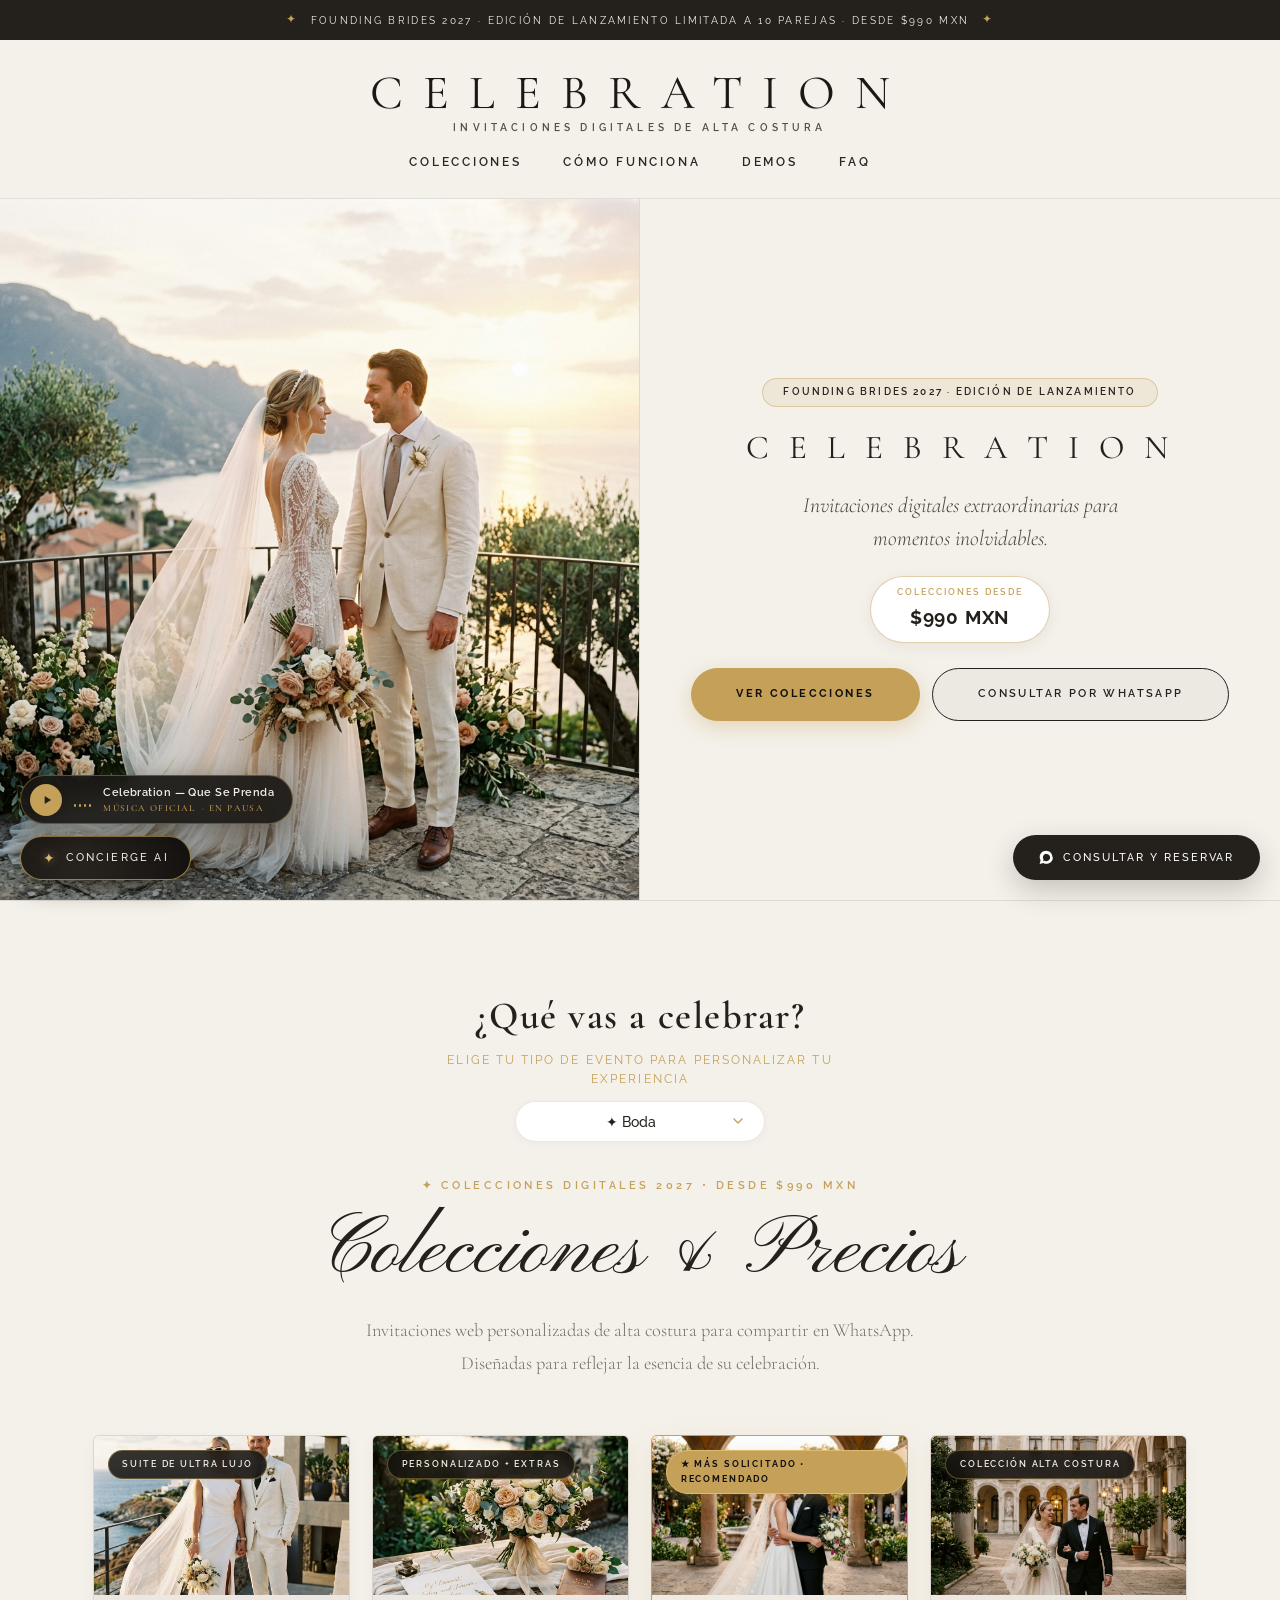
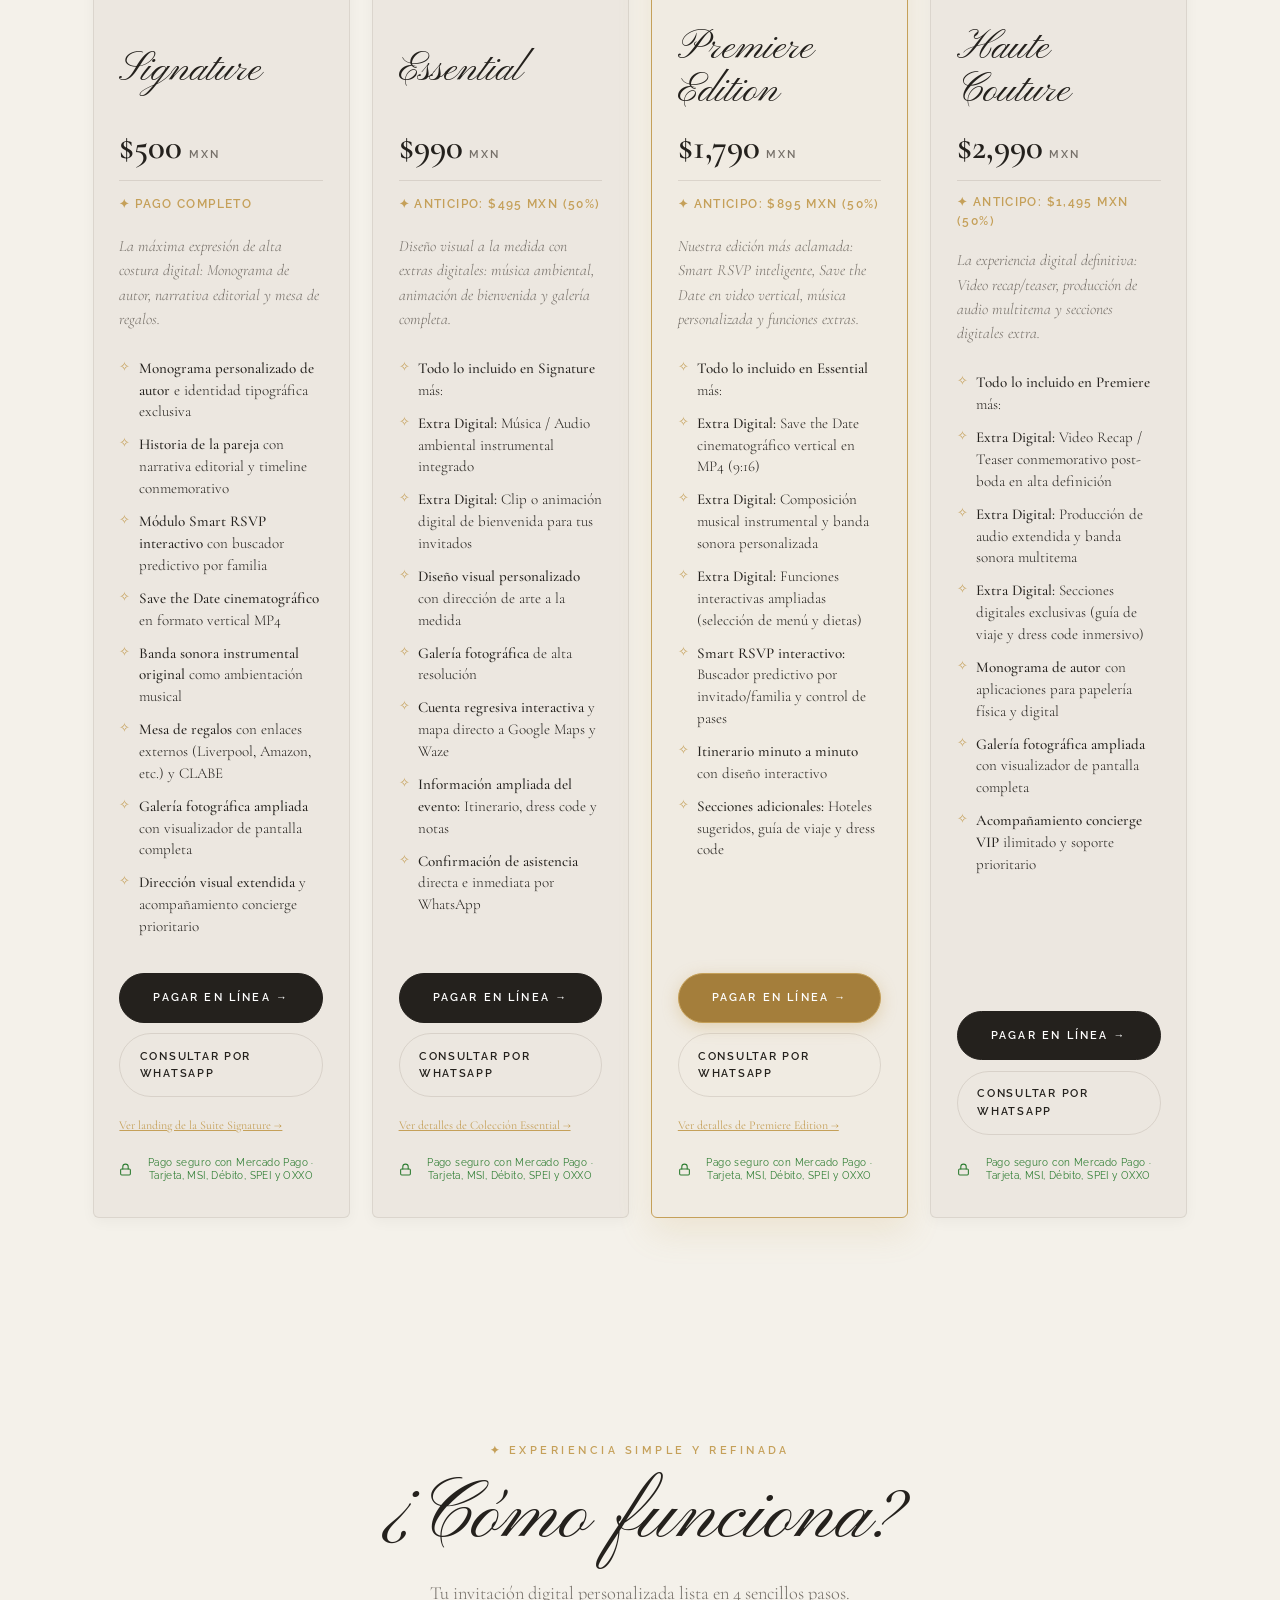
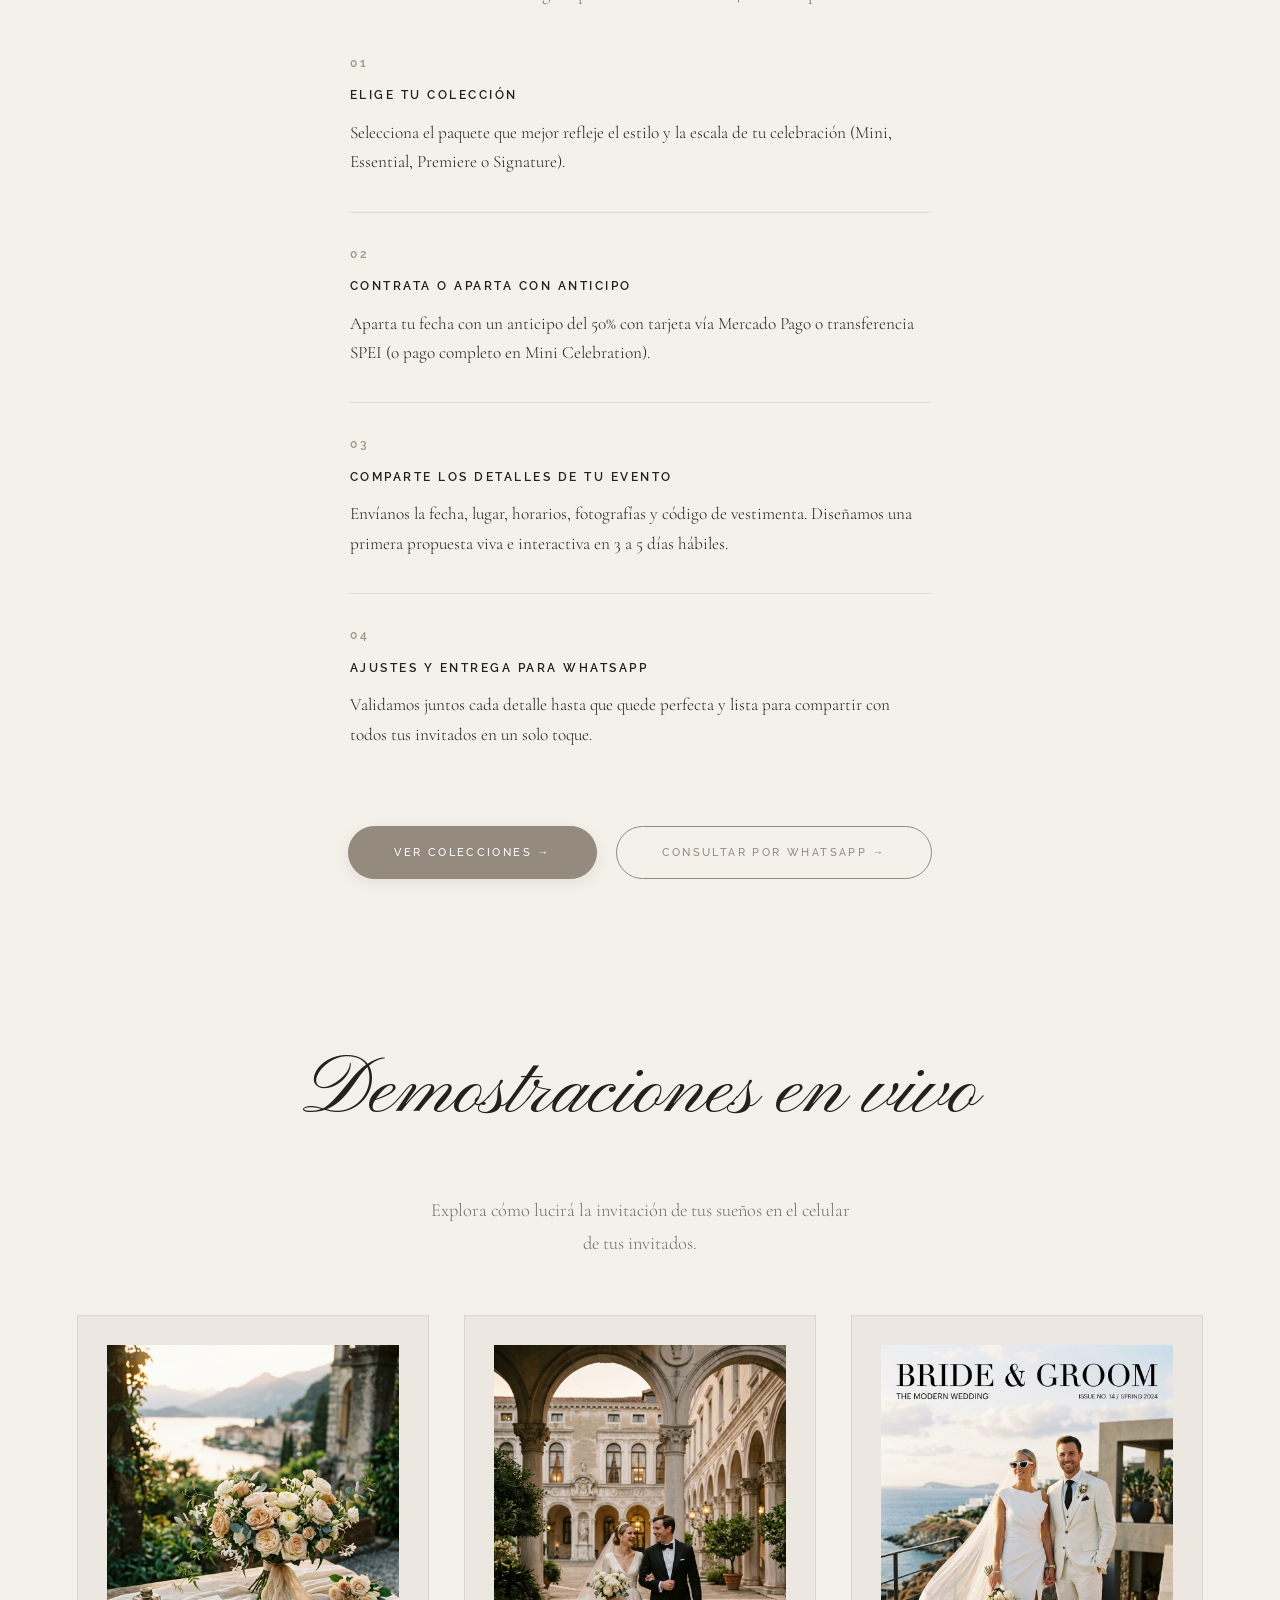
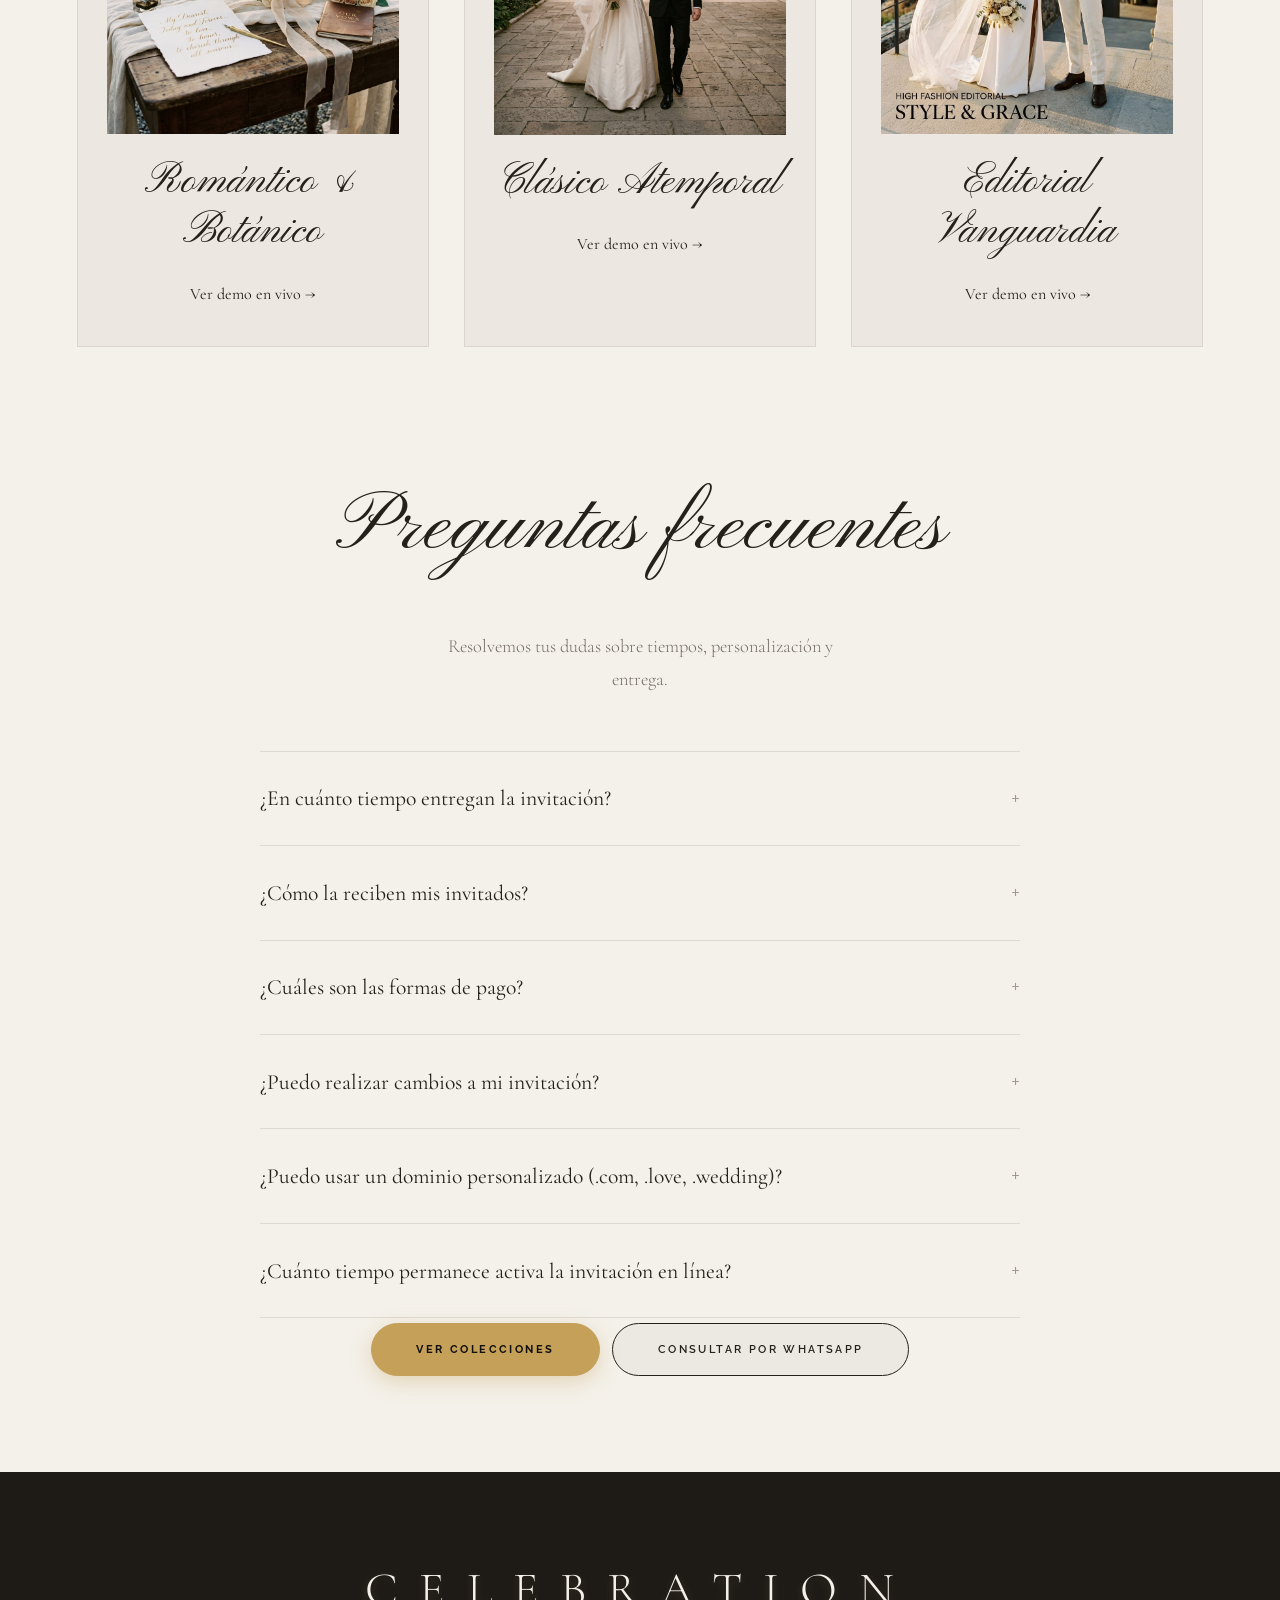
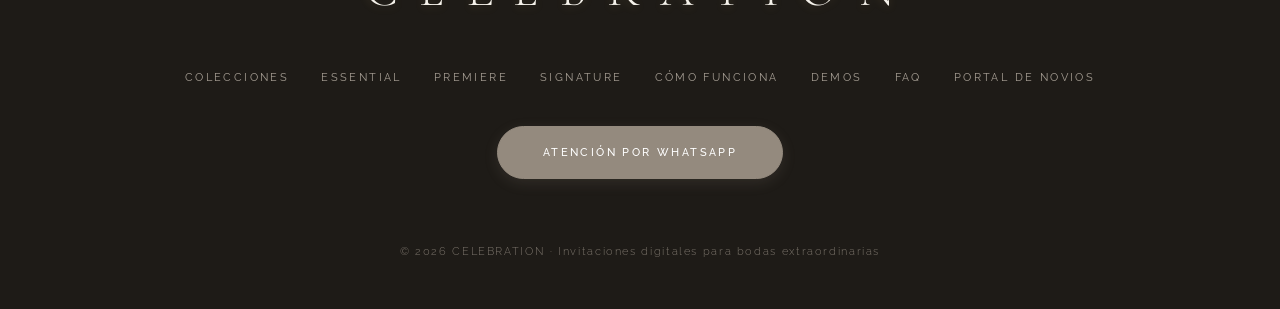
<file: index.html>
<!DOCTYPE html>
<html lang="es-MX">

<head>
  <meta charset="UTF-8">
  <!-- Google Tag Manager -->
  <script>(function (w, d, s, l, i) {
      w[l] = w[l] || []; w[l].push({
        'gtm.start':
          new Date().getTime(), event: 'gtm.js'
      }); var f = d.getElementsByTagName(s)[0],
        j = d.createElement(s), dl = l != 'dataLayer' ? '&l=' + l : ''; j.async = true; j.src =
          'https://www.googletagmanager.com/gtm.js?id=' + i + dl; f.parentNode.insertBefore(j, f);
    })(window, document, 'script', 'dataLayer', 'GTM-KD9P55XB');</script>
  <!-- End Google Tag Manager -->
  <meta name="viewport" content="width=device-width, initial-scale=1.0, viewport-fit=cover">
  <title>CELEBRATION — Invitaciones Digitales para Bodas 2027 · Desde $990 MXN</title>
  <meta name="description"
    content="Invitaciones digitales para bodas 2027 y sitios web personalizados en Monterrey y San Pedro. Smart RSVP, mapas interactivos y confirmación por WhatsApp desde $990 MXN.">
  <meta name="keywords"
    content="invitaciones digitales para bodas, invitaciones web personalizadas, invitaciones digitales Monterrey, invitaciones de boda 2027">

  <!-- Canonical & Robots Metadata -->
  <link rel="canonical" href="https://thecelebration.com.mx/">
  <meta name="robots" content="index, follow, max-image-preview:large">

  <meta property="og:site_name" content="CELEBRATION">
  <meta property="og:title" content="CELEBRATION — Invitaciones Digitales para Bodas 2027 · Desde $990 MXN">
  <meta property="og:description"
    content="Invitaciones digitales de alta costura para bodas 2027. Smart RSVP, galería de fotos, mapas interactivos y confirmación ágil por WhatsApp desde $990 MXN.">
  <meta property="og:type" content="website">
  <meta property="og:url" content="https://thecelebration.com.mx/">
  <meta property="og:image" content="https://thecelebration.com.mx/assets/images/og_share_banner.jpg">
  <meta property="og:image:secure_url" content="https://thecelebration.com.mx/assets/images/og_share_banner.jpg">
  <meta property="og:image:type" content="image/jpeg">
  <meta property="og:image:width" content="1200">
  <meta property="og:image:height" content="630">
  <meta property="og:image:alt" content="CELEBRATION — Invitaciones Digitales para Bodas 2027">

  <!-- Twitter Cards -->
  <meta name="twitter:card" content="summary_large_image">
  <meta name="twitter:title" content="CELEBRATION — Invitaciones Digitales para Bodas 2027 · Desde $990 MXN">
  <meta name="twitter:description"
    content="Invitaciones digitales de boda 2027 y sitios web personalizados en Monterrey. Desde $990 MXN.">
  <meta name="twitter:image" content="https://thecelebration.com.mx/assets/images/og_share_banner.jpg">

  <!-- Schema.org JSON-LD -->
  <script type="application/ld+json">
  {
    "@context": "https://schema.org",
    "@type": "Organization",
    "name": "CELEBRATION",
    "url": "https://thecelebration.com.mx/",
    "logo": "https://thecelebration.com.mx/assets/images/og_share_banner.jpg",
    "description": "Atelier de sitios web de ultra lujo e invitaciones interactivas para bodas de destino.",
    "sameAs": [
      "https://github.com/Arcano3Ai/CELEBRATION"
    ]
  }
  </script>

  <link rel="stylesheet" href="styles.css?v=20261118c">
  <link rel="stylesheet" href="concierge-ai.css?v=20261118b">

  <!-- PWA & Mobile Web App Manifest -->
  <link rel="manifest" href="manifest.webmanifest">
  <meta name="theme-color" content="#12100e" media="(prefers-color-scheme: dark)">
  <meta name="theme-color" content="#f4f1ea" media="(prefers-color-scheme: light)">

  <!-- iOS & Android Native Web App Optimization -->
  <meta name="mobile-web-app-capable" content="yes">
  <meta name="apple-mobile-web-app-capable" content="yes">
  <meta name="apple-mobile-web-app-status-bar-style" content="black-translucent">
  <meta name="apple-mobile-web-app-title" content="CELEBRATION">
  <link rel="apple-touch-icon" sizes="180x180" href="assets/icons/apple-touch-icon-180x180.png">
  <link rel="icon" type="image/png" sizes="192x192" href="assets/icons/icon-192x192.png">
  <link rel="icon" type="image/png" sizes="64x64" href="assets/icons/favicon-64x64.png">
  <meta name="format-detection" content="telephone=no">
</head>

<body>

  <!-- Google Tag Manager (noscript) -->
  <noscript><iframe src="https://www.googletagmanager.com/ns.html?id=GTM-KD9P55XB" height="0" width="0"
      style="display:none;visibility:hidden"></iframe></noscript>
  <!-- End Google Tag Manager (noscript) -->
  <!-- Top Announcement -->
  <div class="top-notice">
    <span class="spark">✦</span>
    <span>FOUNDING BRIDES 2027 · EDICIÓN DE LANZAMIENTO LIMITADA A 10 PAREJAS · DESDE $990 MXN</span>
    <span class="spark">✦</span>
  </div>

  <!-- HEADER -->
  <header class="site-header" id="header">
    <a href="index.html" class="brand-logo">
      CELEBRATION
      <span class="brand-logo-sub">Invitaciones Digitales de Alta Costura</span>
    </a>
    <nav class="desk-nav" aria-label="Navegación principal">
      <a href="#servicios">Colecciones</a>
      <a href="#proceso">Cómo funciona</a>
      <a href="#estilos">Demos</a>
      <a href="#faq">FAQ</a>
    </nav>
    <button class="burger-btn" id="burgerBtn" aria-label="Abrir menú de navegación" aria-expanded="false">
      <span></span>
      <span></span>
    </button>
  </header>

  <!-- Mobile Overlay -->
  <div class="mob-nav-overlay" id="mobNav" aria-hidden="true">
    <a href="#servicios" class="mob-link">Colecciones</a>
    <a href="#proceso" class="mob-link">Cómo funciona</a>
    <a href="#estilos" class="mob-link">Demos</a>
    <a href="#faq" class="mob-link">FAQ</a>
  </div>

  <main>
    <!-- HERO COMERCIAL EDITORIAL HAUTE COUTURE (SIN VIDEO, MÁXIMA VELOCIDAD Y ELEGANCIA) -->
    <section class="hero-wrap" id="hero">
      <div class="hero-visual-side hero-img-box">
        <img class="hero-img" src="assets/images/hero_editorial_couple.jpg"
          alt="Invitaciones digitales de boda 2027 — CELEBRATION" loading="eager" fetchpriority="high">
      </div>

      <div class="hero-content-side">
        <div class="hero-inner">
          <span class="hero-launch-pill">Founding Brides 2027 · Edición de Lanzamiento</span>
          <h1 class="hero-brand-headline">C E L E B R A T I O N</h1>
          <p class="hero-desc">Invitaciones digitales extraordinarias para momentos inolvidables.</p>

          <div class="hero-price-badge">
            <span class="hero-price-label">Colecciones desde</span>
            <span class="hero-price-val"><strong>$990 MXN</strong></span>
          </div>

          <div class="hero-ctas">
            <a href="#servicios" class="btn">Ver colecciones</a>
            <a href="https://wa.me/528121912778?text=Hola%20CELEBRATION%2C%20quiero%20informaci%C3%B3n%20sobre%20las%20invitaciones%20digitales%20%E2%9C%A8"
              class="btn-outline" target="_blank" rel="noopener">Consultar por WhatsApp</a>
          </div>
        </div>
      </div>
    </section>

    <!-- COLECCIONES & PRECIOS (DIRECTAMENTE ABAJO DEL HERO) -->
    <section class="sec" id="servicios" style="padding-top: 3.5rem;">
      <span id="paquetes" style="display:block; position:relative; top:-90px; visibility:hidden;"></span>

      <!-- SELECTOR ¿QUÉ VAS A CELEBRAR? ELEGANTE Y CENTRADO -->
      <div class="event-picker-wrap rv" style="margin-bottom: 2.2rem;">
        <label for="eventSelect" class="event-picker-label">
          <span class="event-picker-title"
            style="font-family: var(--font-serif); font-size: clamp(1.8rem, 3.5vw, 2.4rem); letter-spacing: 0.04em;">¿Qué
            vas a celebrar?</span>
          <span class="event-picker-hint"
            style="font-family: var(--font-sans); font-size: 0.72rem; letter-spacing: 0.18em; text-transform: uppercase; color: var(--gold);">Elige
            tu tipo de evento para personalizar tu experiencia</span>
        </label>
        <div class="event-select-box" style="margin-top: 0.8rem;">
          <select id="eventSelect" class="event-select" aria-label="¿Qué vas a celebrar?">
            <option value="Boda" selected>✦ Boda</option>
            <option value="XV años">✦ XV años</option>
            <option value="Cumpleaños">✦ Cumpleaños</option>
            <option value="Bautizo">✦ Bautizo</option>
            <option value="Baby Shower">✦ Baby Shower</option>
            <option value="Gender Reveal">✦ Gender Reveal</option>
            <option value="Compromiso">✦ Compromiso</option>
            <option value="Aniversario">✦ Aniversario</option>
            <option value="Graduación">✦ Graduación</option>
            <option value="Primera Comunión">✦ Primera Comunión</option>
            <option value="Otro evento especial">✦ Otro evento especial</option>
          </select>
          <div class="event-select-chevron" aria-hidden="true">
            <svg xmlns="http://www.w3.org/2000/svg" width="16" height="16" viewBox="0 0 24 24" fill="none"
              stroke="currentColor" stroke-width="2" stroke-linecap="round" stroke-linejoin="round">
              <path d="m6 9 6 6 6-6" />
            </svg>
          </div>
        </div>
      </div>

      <div class="tl-header rv">
        <span
          style="font-family:var(--font-sans); font-size:0.68rem; letter-spacing:0.32em; text-transform:uppercase; color:var(--gold); font-weight:600; display:block; margin-bottom:0.8rem;">
          ✦ Colecciones Digitales 2027 • Desde $990 MXN
        </span>
        <h2 class="sc" style="margin-bottom:1rem;">Colecciones &amp; Precios</h2>
        <p class="tl-subtitle" style="max-width: 620px; margin: 0 auto;">Invitaciones web personalizadas de alta costura
          para compartir en WhatsApp. Diseñadas para reflejar la esencia de su celebración.</p>
      </div>

      <div class="servicios-grid-4 plan-grid">
        <!-- TIER 1: SIGNATURE ($500 MXN PAGO COMPLETO) -->
        <article class="srv-card plan-card rv d1" id="plan-signature">
          <div class="srv-badge-tag">Suite de Ultra Lujo</div>
          <div class="srv-img-box">
            <img src="assets/images/estilo_editorial.jpg" alt="Colección Signature — CELEBRATION" class="srv-img"
              loading="lazy">
          </div>
          <div class="srv-body">
            <h3 class="srv-title">Signature</h3>
            <div class="srv-price-box">
              <span class="srv-price-curr">$500</span>
              <span class="srv-price-unit">MXN</span>
            </div>
            <div class="srv-anticipo-meta">✦ Pago completo</div>
            <p class="srv-lead">La máxima expresión de alta costura digital: Monograma de autor, narrativa editorial y
              mesa de regalos.</p>
            <ul class="srv-features-list">
              <li><strong>Monograma personalizado de autor</strong> e identidad tipográfica exclusiva</li>
              <li><strong>Historia de la pareja</strong> con narrativa editorial y timeline conmemorativo</li>
              <li><strong>Módulo Smart RSVP interactivo</strong> con buscador predictivo por familia</li>
              <li><strong>Save the Date cinematográfico</strong> en formato vertical MP4</li>
              <li><strong>Banda sonora instrumental original</strong> como ambientación musical</li>
              <li><strong>Mesa de regalos</strong> con enlaces externos (Liverpool, Amazon, etc.) y CLABE</li>
              <li><strong>Galería fotográfica ampliada</strong> con visualizador de pantalla completa</li>
              <li><strong>Dirección visual extendida</strong> y acompañamiento concierge prioritario</li>
            </ul>
            <div class="srv-actions-group">
              <a class="srv-btn-primary" href="checkout.html?pkg=signature&method=mp" data-contract="signature">Pagar en
                línea →</a>
              <a class="srv-btn-ghost"
                href="https://wa.me/528121912778?text=Hola%2C%20quiero%20reservar%20el%20paquete%20Signature%20de%20%24500."
                data-plan-wa="signature" target="_blank" rel="noopener">Consultar por WhatsApp</a>
              <a href="signature.html" class="srv-link-detail"
                style="display:inline-block; margin-top:8px; font-size:12px; color:#C5A059; text-decoration:underline;">Ver
                landing de la Suite Signature →</a>
              <div class="srv-trust-badge" data-pay-note="signature">
                <svg xmlns="http://www.w3.org/2000/svg" width="13" height="13" viewBox="0 0 24 24" fill="none"
                  stroke="currentColor" stroke-width="2" stroke-linecap="round" stroke-linejoin="round"
                  aria-hidden="true">
                  <rect width="18" height="11" x="3" y="11" rx="2" ry="2" />
                  <path d="M7 11V7a5 5 0 0 1 10 0v4" />
                </svg>
                <span>Pago seguro con Mercado Pago (Tarjeta, MSI, Débito, SPEI y OXXO)</span>
              </div>
            </div>
          </div>
        </article>

        <!-- TIER 2: ESSENTIAL ($990 MXN / $495 ANTICIPO) -->
        <article class="srv-card plan-card rv d2" id="plan-essential">
          <div class="srv-badge-tag">Personalizado + Extras</div>
          <div class="srv-img-box">
            <img src="assets/images/estilo_romantico.jpg" alt="Colección Essential — CELEBRATION" class="srv-img"
              loading="lazy">
          </div>
          <div class="srv-body">
            <h3 class="srv-title">Essential</h3>
            <div class="srv-price-box">
              <span class="srv-price-curr">$990</span>
              <span class="srv-price-unit">MXN</span>
            </div>
            <div class="srv-anticipo-meta">✦ Anticipo: $495 MXN (50%)</div>
            <p class="srv-lead">Diseño visual a la medida con extras digitales: música ambiental, animación de
              bienvenida y galería completa.</p>
            <ul class="srv-features-list">
              <li><strong>Todo lo incluido en Signature</strong> más:</li>
              <li><strong>Extra Digital:</strong> Música / Audio ambiental instrumental integrado</li>
              <li><strong>Extra Digital:</strong> Clip o animación digital de bienvenida para tus invitados</li>
              <li><strong>Diseño visual personalizado</strong> con dirección de arte a la medida</li>
              <li><strong>Galería fotográfica</strong> de alta resolución</li>
              <li><strong>Cuenta regresiva interactiva</strong> y mapa directo a Google Maps y Waze</li>
              <li><strong>Información ampliada del evento:</strong> Itinerario, dress code y notas</li>
              <li><strong>Confirmación de asistencia</strong> directa e inmediata por WhatsApp</li>
            </ul>
            <div class="srv-actions-group">
              <a class="srv-btn-primary" href="checkout.html?pkg=essential&method=mp" data-contract="essential">Pagar en
                línea →</a>
              <a class="srv-btn-ghost"
                href="https://wa.me/528121912778?text=Hola%2C%20quiero%20reservar%20Essential%20de%20%24990."
                data-plan-wa="essential" target="_blank" rel="noopener">Consultar por WhatsApp</a>
              <a href="essential.html" class="srv-link-detail"
                style="display:inline-block; margin-top:8px; font-size:12px; color:#C5A059; text-decoration:underline;">Ver
                detalles de Colección Essential →</a>
              <div class="srv-trust-badge" data-pay-note="essential">
                <svg xmlns="http://www.w3.org/2000/svg" width="13" height="13" viewBox="0 0 24 24" fill="none"
                  stroke="currentColor" stroke-width="2" stroke-linecap="round" stroke-linejoin="round"
                  aria-hidden="true">
                  <rect width="18" height="11" x="3" y="11" rx="2" ry="2" />
                  <path d="M7 11V7a5 5 0 0 1 10 0v4" />
                </svg>
                <span>Pago seguro con Mercado Pago (Tarjeta, MSI, Débito, SPEI y OXXO)</span>
              </div>
            </div>
          </div>
        </article>

        <!-- TIER 3: PREMIERE EDITION ($1,790 MXN / $895 ANTICIPO) (DESTACADO RECOMENDADO) -->
        <article class="srv-card srv-featured plan-card plan-card--featured rv d3" id="plan-premiere">
          <div class="srv-badge-tag featured">★ Más Solicitado • Recomendado</div>
          <div class="srv-img-box">
            <img src="assets/images/hero_wedding_couple.jpg" alt="Premiere Edition — CELEBRATION" class="srv-img"
              loading="lazy">
          </div>
          <div class="srv-body">
            <h3 class="srv-title">Premiere Edition</h3>
            <div class="srv-price-box">
              <span class="srv-price-curr">$1,790</span>
              <span class="srv-price-unit">MXN</span>
            </div>
            <div class="srv-anticipo-meta">✦ Anticipo: $895 MXN (50%)</div>
            <p class="srv-lead">Nuestra edición más aclamada: Smart RSVP inteligente, Save the Date en video vertical,
              música personalizada y funciones extras.</p>
            <ul class="srv-features-list">
              <li><strong>Todo lo incluido en Essential</strong> más:</li>
              <li><strong>Extra Digital:</strong> Save the Date cinematográfico vertical en MP4 (9:16)</li>
              <li><strong>Extra Digital:</strong> Composición musical instrumental y banda sonora personalizada</li>
              <li><strong>Extra Digital:</strong> Funciones interactivas ampliadas (selección de menú y dietas)</li>
              <li><strong>Smart RSVP interactivo:</strong> Buscador predictivo por invitado/familia y control de pases
              </li>
              <li><strong>Itinerario minuto a minuto</strong> con diseño interactivo</li>
              <li><strong>Secciones adicionales:</strong> Hoteles sugeridos, guía de viaje y dress code</li>
            </ul>
            <div class="srv-actions-group">
              <a class="srv-btn-primary srv-btn-featured" href="checkout.html?pkg=premiere&method=mp"
                data-contract="premiere">Pagar en línea →</a>
              <a class="srv-btn-ghost"
                href="https://wa.me/528121912778?text=Hola%2C%20quiero%20reservar%20Premiere%20Edition%20de%20%241%2C790."
                data-plan-wa="premiere" target="_blank" rel="noopener">Consultar por WhatsApp</a>
              <a href="premiere.html" class="srv-link-detail"
                style="display:inline-block; margin-top:8px; font-size:12px; color:#C5A059; text-decoration:underline;">Ver
                detalles de Premiere Edition →</a>
              <div class="srv-trust-badge" data-pay-note="premiere">
                <svg xmlns="http://www.w3.org/2000/svg" width="13" height="13" viewBox="0 0 24 24" fill="none"
                  stroke="currentColor" stroke-width="2" stroke-linecap="round" stroke-linejoin="round"
                  aria-hidden="true">
                  <rect width="18" height="11" x="3" y="11" rx="2" ry="2" />
                  <path d="M7 11V7a5 5 0 0 1 10 0v4" />
                </svg>
                <span>Pago seguro con Mercado Pago (Tarjeta, MSI, Débito, SPEI y OXXO)</span>
              </div>
            </div>
          </div>
        </article>

        <!-- TIER 4: HAUTE COUTURE ($2,990 MXN / $1,495 ANTICIPO) -->
        <article class="srv-card plan-card rv d4" id="plan-couture">
          <div class="srv-badge-tag">Colección Alta Costura</div>
          <div class="srv-img-box">
            <img src="assets/images/estilo_clasico.jpg" alt="Haute Couture — CELEBRATION" class="srv-img"
              loading="lazy">
          </div>
          <div class="srv-body">
            <h3 class="srv-title">Haute Couture</h3>
            <div class="srv-price-box">
              <span class="srv-price-curr">$2,990</span>
              <span class="srv-price-unit">MXN</span>
            </div>
            <div class="srv-anticipo-meta">✦ Anticipo: $1,495 MXN (50%)</div>
            <p class="srv-lead">La experiencia digital definitiva: Video recap/teaser, producción de audio multitema y
              secciones digitales extra.</p>
            <ul class="srv-features-list">
              <li><strong>Todo lo incluido en Premiere</strong> más:</li>
              <li><strong>Extra Digital:</strong> Video Recap / Teaser conmemorativo post-boda en alta definición</li>
              <li><strong>Extra Digital:</strong> Producción de audio extendida y banda sonora multitema</li>
              <li><strong>Extra Digital:</strong> Secciones digitales exclusivas (guía de viaje y dress code inmersivo)
              </li>
              <li><strong>Monograma de autor</strong> con aplicaciones para papelería física y digital</li>
              <li><strong>Galería fotográfica ampliada</strong> con visualizador de pantalla completa</li>
              <li><strong>Acompañamiento concierge VIP</strong> ilimitado y soporte prioritario</li>
            </ul>
            <div class="srv-actions-group">
              <a class="srv-btn-primary" href="checkout.html?pkg=couture&method=mp" data-contract="couture">Pagar en
                línea →</a>
              <a class="srv-btn-ghost"
                href="https://wa.me/528121912778?text=Hola%2C%20quiero%20reservar%20Haute%20Couture%20de%20%242%2C990."
                data-plan-wa="couture" target="_blank" rel="noopener">Consultar por WhatsApp</a>
              <div class="srv-trust-badge" data-pay-note="couture">
                <svg xmlns="http://www.w3.org/2000/svg" width="13" height="13" viewBox="0 0 24 24" fill="none"
                  stroke="currentColor" stroke-width="2" stroke-linecap="round" stroke-linejoin="round"
                  aria-hidden="true">
                  <rect width="18" height="11" x="3" y="11" rx="2" ry="2" />
                  <path d="M7 11V7a5 5 0 0 1 10 0v4" />
                </svg>
                <span>Pago seguro con Mercado Pago (Tarjeta, MSI, Débito, SPEI y OXXO)</span>
              </div>
            </div>
          </div>
        </article>
      </div>
      </div>
    </section>

    <!-- CÓMO FUNCIONA / PROCESO EDITORIAL DE ALTA GAMA -->
    <section class="sec sec--alt" id="proceso">
      <div style="max-width:var(--max-narrow); margin:0 auto; display:flex; flex-direction:column; gap:2.8rem;">
        <div class="tl-header rv" style="margin-bottom: 0;">
          <span
            style="font-family:var(--font-sans); font-size:0.68rem; letter-spacing:0.32em; text-transform:uppercase; color:var(--gold); font-weight:600; display:block; margin-bottom:0.8rem;">
            ✦ Experiencia Simple y Refinada
          </span>
          <h2 class="sc" style="margin-bottom:0.8rem;">¿Cómo funciona?</h2>
          <p class="tl-subtitle">Tu invitación digital personalizada lista en 4 sencillos pasos.</p>
        </div>

        <div class="proc-grid rv d1">
          <div class="proc-item">
            <span class="proc-num">01</span>
            <div class="proc-title">Elige tu colección</div>
            <p class="proc-desc">Selecciona el paquete que mejor refleje el estilo y la escala de tu celebración (Mini,
              Essential, Premiere o Signature).</p>
          </div>
          <div class="proc-item">
            <span class="proc-num">02</span>
            <div class="proc-title">Contrata o aparta con anticipo</div>
            <p class="proc-desc">Aparta tu fecha con un anticipo del 50% con tarjeta vía Mercado Pago o transferencia
              SPEI (o pago completo en Mini Celebration).</p>
          </div>
          <div class="proc-item">
            <span class="proc-num">03</span>
            <div class="proc-title">Comparte los detalles de tu evento</div>
            <p class="proc-desc">Envíanos la fecha, lugar, horarios, fotografías y código de vestimenta. Diseñamos una
              primera propuesta viva e interactiva en 3 a 5 días hábiles.</p>
          </div>
          <div class="proc-item">
            <span class="proc-num">04</span>
            <div class="proc-title">Ajustes y entrega para WhatsApp</div>
            <p class="proc-desc">Validamos juntos cada detalle hasta que quede perfecta y lista para compartir con todos
              tus invitados en un solo toque.</p>
          </div>
        </div>

        <div class="proc-ctas rv d2" style="display:flex; justify-content:center; gap:1.2rem; flex-wrap:wrap;">
          <a href="#servicios" class="btn">Ver colecciones →</a>
          <a href="https://wa.me/528121912778?text=Hola%20CELEBRATION%2C%20quiero%20informaci%C3%B3n%20para%20mi%20evento%20%E2%9C%A8"
            class="btn-outline" target="_blank" rel="noopener">Consultar por WhatsApp →</a>
        </div>
      </div>
    </section>

    <!-- DEMOS VISUALES -->
    <section class="sec sec--tight" id="estilos">
      <div class="tl-header rv">
        <h2 class="sc">Demostraciones en vivo</h2>
        <p class="tl-subtitle">Explora cómo lucirá la invitación de tus sueños en el celular de tus invitados.</p>
      </div>

      <div class="estilos-grid">
        <div class="estilo-card rv d1">
          <div class="estilo-img-wrap">
            <img src="assets/images/estilo_romantico.jpg" alt="Demo de invitación Romántico y Botánico — CELEBRATION"
              class="estilo-img" loading="lazy">
          </div>
          <h3 class="estilo-name">Romántico &amp; Botánico</h3>
          <a href="demo-romantico.html" target="_blank" class="srv-link" rel="noopener">Ver demo en vivo →</a>
        </div>

        <div class="estilo-card rv d2">
          <div class="estilo-img-wrap">
            <img src="assets/images/estilo_clasico.jpg" alt="Demo de invitación Clásico Atemporal — CELEBRATION"
              class="estilo-img" loading="lazy">
          </div>
          <h3 class="estilo-name">Clásico Atemporal</h3>
          <a href="demo-clasico.html" target="_blank" class="srv-link" rel="noopener">Ver demo en vivo →</a>
        </div>

        <div class="estilo-card rv d3">
          <div class="estilo-img-wrap">
            <img src="assets/images/estilo_editorial.jpg" alt="Demo de invitación Editorial Vanguardia — CELEBRATION"
              class="estilo-img" loading="lazy">
          </div>
          <h3 class="estilo-name">Editorial Vanguardia</h3>
          <a href="demo-editorial.html" target="_blank" class="srv-link" rel="noopener">Ver demo en vivo →</a>
        </div>
      </div>
    </section>

    <!-- PREGUNTAS FRECUENTES -->
    <section class="faq-section" id="faq">
      <div class="tl-header rv">
        <h2 class="sc">Preguntas frecuentes</h2>
        <p class="tl-subtitle">Resolvemos tus dudas sobre tiempos, personalización y entrega.</p>
      </div>

      <div class="faq-container rv d1">
        <div class="faq-item">
          <button class="faq-btn" aria-expanded="false">
            <span class="faq-q">¿En cuánto tiempo entregan la invitación?</span>
            <span class="faq-icon">+</span>
          </button>
          <div class="faq-answer">
            <p>De 3 a 5 días hábiles a partir de recibir los datos y fotos de su boda. También contamos con entrega
              express en 48 horas con costo adicional.</p>
          </div>
        </div>

        <div class="faq-item">
          <button class="faq-btn" aria-expanded="false">
            <span class="faq-q">¿Cómo la reciben mis invitados?</span>
            <span class="faq-icon">+</span>
          </button>
          <div class="faq-answer">
            <p>Mediante un enlace privado y elegante que se comparte directamente por WhatsApp. Se abre de inmediato en
              cualquier smartphone sin descargar aplicaciones.</p>
          </div>
        </div>

        <div class="faq-item">
          <button class="faq-btn" aria-expanded="false">
            <span class="faq-q">¿Cuáles son las formas de pago?</span>
            <span class="faq-icon">+</span>
          </button>
          <div class="faq-answer">
            <p>El paquete Signature se cubre en pago completo ($500 MXN). Las colecciones Essential ($990 MXN), Premiere
              Edition ($1,790 MXN) y Haute Couture ($2,990 MXN) se apartan con un anticipo del 50% y el saldo restante
              se liquida al aprobar su invitación. Aceptamos pago directo en línea con <strong>Mercado Pago</strong> con
              todas sus opciones (tarjeta de crédito hasta a Meses Sin Intereses, débito, transferencia SPEI, OXXO y
              saldo Mercado Pago).</p>
          </div>
        </div>

        <div class="faq-item">
          <button class="faq-btn" aria-expanded="false">
            <span class="faq-q">¿Puedo realizar cambios a mi invitación?</span>
            <span class="faq-icon">+</span>
          </button>
          <div class="faq-answer">
            <p>Sí. Incluimos ronda de revisión conjunta para validar textos, horarios, mapas y fotografías antes del
              lanzamiento formal.</p>
          </div>
        </div>

        <div class="faq-item">
          <button class="faq-btn" aria-expanded="false">
            <span class="faq-q">¿Puedo usar un dominio personalizado (.com, .love, .wedding)?</span>
            <span class="faq-icon">+</span>
          </button>
          <div class="faq-answer">
            <p>Por defecto su invitación vive en una URL rápida de Celebration. Si desean un dominio propio
              personalizado, se configura como adicional ($850 MXN más registro de dominio).</p>
          </div>
        </div>

        <div class="faq-item">
          <button class="faq-btn" aria-expanded="false">
            <span class="faq-q">¿Cuánto tiempo permanece activa la invitación en línea?</span>
            <span class="faq-icon">+</span>
          </button>
          <div class="faq-answer">
            <p>Permanece activa durante 12 meses completos a partir de su publicación, cubriendo todo el proceso de
              planeación, el día del evento y las semanas posteriores.</p>
          </div>
        </div>
      </div>

      <div class="hero-ctas faq-cta rv d2">
        <a href="#servicios" class="btn">Ver colecciones</a>
        <a href="https://wa.me/528121912778?text=Hola%20CELEBRATION%2C%20tengo%20una%20pregunta%20sobre%20las%20invitaciones%20digitales"
          class="btn-outline" target="_blank" rel="noopener">Consultar por WhatsApp</a>
      </div>
    </section>
  </main>

  <!-- FOOTER -->
  <footer class="site-footer">
    <div class="ft-logo">CELEBRATION</div>
    <nav class="ft-nav" aria-label="Navegación del sitio">
      <a href="#servicios">Colecciones</a>
      <a href="essential.html">Essential</a>
      <a href="premiere.html">Premiere</a>
      <a href="signature.html">Signature</a>
      <a href="#proceso">Cómo funciona</a>
      <a href="#estilos">Demos</a>
      <a href="#faq">FAQ</a>
      <a href="planner.html">Portal de novios</a>
    </nav>
    <a href="https://wa.me/528121912778?text=Hola%20CELEBRATION%2C%20quisiera%20asesor%C3%ADa%20personalizada"
      class="btn" target="_blank" rel="noopener">Atención por WhatsApp</a>
    <p class="ft-copy">© 2026 CELEBRATION · Invitaciones digitales para bodas extraordinarias</p>
  </footer>

  <!-- REPRODUCTOR DE MÚSICA AMBIENTAL FLOTANTE (CELEBRATION — QUE SE PRENDA) -->
  <audio id="bgAudio" src="assets/audio/celebration_que_se_prenda.mp3" preload="auto" loop autoplay playsinline
    webkit-playsinline></audio>
  <div class="floating-audio-player" id="floatingAudioPlayer"
    title="Celebration — Que Se Prenda (Clic para pausar o reproducir)">
    <button type="button" class="audio-play-btn" id="audioToggleBtn" aria-label="Reproducir o pausar música">
      <svg id="audioPlayIcon" viewBox="0 0 24 24" width="14" height="14" fill="currentColor" style="margin-left: 2px;">
        <path d="M8 5v14l11-7z" />
      </svg>
      <svg id="audioPauseIcon" viewBox="0 0 24 24" width="14" height="14" fill="currentColor" style="display: none;">
        <path d="M6 19h4V5H6v14zm8-14v14h4V5h-4z" />
      </svg>
    </button>
    <div class="audio-equalizer" id="audioEqualizer">
      <span class="audio-bar"></span>
      <span class="audio-bar"></span>
      <span class="audio-bar"></span>
      <span class="audio-bar"></span>
    </div>
    <div class="audio-info">
      <span class="audio-title">Celebration — Que Se Prenda</span>
      <span class="audio-sub">
        <span>Música Oficial</span>
        <span id="audioStatusText">· En Reproducción</span>
      </span>
    </div>
  </div>

  <!-- BOTÓN FLOTANTE WHATSAPP -->
  <a href="https://wa.me/528121912778?text=Hola%20CELEBRATION%2C%20deseo%20consultar%20y%20reservar%20mi%20invitaci%C3%B3n%20digital%20%E2%9C%A8"
    class="floating-whatsapp" target="_blank" rel="noopener" aria-label="Consultar y reservar por WhatsApp">
    <svg viewBox="0 0 24 24">
      <path
        d="M12.031 6.172c-3.181 0-5.767 2.586-5.768 5.766-.001 1.298.38 2.27 1.019 3.287l-.711 2.598 2.664-.698c.97.531 1.83.813 2.796.814 3.183 0 5.769-2.588 5.769-5.768 0-3.181-2.587-5.769-5.769-5.769zm10.158 5.767c0 5.626-4.577 10.198-10.201 10.198-1.789 0-3.522-.47-5.048-1.357l-5.94 1.558 1.588-5.792c-.971-1.589-1.488-3.424-1.488-5.305 0-5.625 4.578-10.197 10.202-10.197 5.624 0 10.201 4.572 10.201 10.197z" />
    </svg>
    <span>Consultar y Reservar</span>
  </a>

  <!-- PWA INSTALL BANNER (ANDROID & MODERN BROWSERS) -->
  <aside class="pwa-install-banner" id="pwaBanner" aria-hidden="true" role="dialog" aria-label="Instalar CELEBRATION">
    <div class="pwa-banner-content">
      <div class="pwa-banner-icon">
        <img src="assets/icons/apple-touch-icon-180x180.png" alt="Icono CELEBRATION" width="44" height="44">
      </div>
      <div class="pwa-banner-text">
        <span class="pwa-banner-title">CELEBRATION • Suite Móvil</span>
        <span class="pwa-banner-desc">Instala la experiencia de alta costura en tu pantalla de inicio para acceso
          instantáneo.</span>
      </div>
    </div>
    <div class="pwa-banner-actions">
      <button class="pwa-btn-install" id="pwaInstallBtn">Instalar App</button>
      <button class="pwa-btn-close" id="pwaCloseBtn" aria-label="Cerrar notificación">✕</button>
    </div>
  </aside>

  <!-- PWA IOS INSTALL GUIDE MODAL (SAFARI) -->
  <div class="pwa-ios-modal" id="pwaIosModal" aria-hidden="true">
    <div class="pwa-ios-sheet">
      <button class="pwa-ios-close" id="pwaIosClose" aria-label="Cerrar guía">✕</button>
      <div class="pwa-ios-header">
        <img src="assets/icons/apple-touch-icon-180x180.png" alt="CELEBRATION" class="pwa-ios-icon">
        <div>
          <h4>Instalar CELEBRATION en iPhone</h4>
          <p>Disfruta de la suite a pantalla completa sin barras del navegador.</p>
        </div>
      </div>
      <ol class="pwa-ios-steps">
        <li>
          <span class="pwa-step-num">1</span>
          <span>Toca el botón <strong>Compartir</strong> en la barra inferior de Safari:</span>
          <svg class="pwa-share-svg" viewBox="0 0 24 24" width="18" height="18">
            <path fill="currentColor"
              d="M16 5l-1.42 1.42-1.59-1.59V16h-1.98V4.83L9.42 6.42 8 5l4-4 4 4zm4 5v11c0 1.1-.9 2-2 2H6c-1.11 0-2-.9-2-2V10c0-1.11.89-2 2-2h3v2H6v11h12V10h-3V8h3c1.1 0 2 .89 2 2z" />
          </svg>
        </li>
        <li>
          <span class="pwa-step-num">2</span>
          <span>Desplázate hacia abajo y pulsa <strong>"Añadir a la pantalla de inicio"</strong>.</span>
        </li>
        <li>
          <span class="pwa-step-num">3</span>
          <span>Toca <strong>Añadir</strong> en la esquina superior derecha.</span>
        </li>
      </ol>
    </div>
  </div>

  <!-- ╔══════════════════════════════════════════════════════════════════╗
       ║  PASARELA DE PAGOS CELEBRATION — REDISEÑO LUXURY v2.0            ║
       ║  SPEI · MERCADO PAGO · STRIPE                                     ║
       ╚══════════════════════════════════════════════════════════════════╝ -->
  <aside class="co-overlay" id="checkoutOverlay" aria-hidden="true" role="dialog" aria-modal="true"
    aria-labelledby="checkoutTitle">
    <div class="co-modal" id="checkoutModal">

      <!-- Botón cerrar -->
      <button class="co-close" id="checkoutCloseBtn" aria-label="Cerrar ventana de pago">
        <svg viewBox="0 0 24 24" fill="none" stroke="currentColor" stroke-width="1.8">
          <path d="M18 6L6 18M6 6l12 12" />
        </svg>
      </button>

      <!-- ── LEFT PANEL: Resumen del pedido ── -->
      <div class="co-left">

        <!-- Marca / Decoración -->
        <div class="co-left-brand">
          <div class="co-left-ornament">✦</div>
          <span class="co-left-title-sub">CELEBRATION</span>
          <h2 class="co-left-headline">Reserva<br><em>tu fecha</em></h2>
          <p class="co-left-copy">Pago 100% en línea — seguro, simple y con concierge personal.</p>
        </div>

        <!-- Tarjeta Resumen del Paquete -->
        <div class="co-pkg-card">
          <div class="co-pkg-row">
            <div>
              <span class="co-pkg-sub">Colección Seleccionada</span>
              <strong class="co-pkg-name" id="checkoutPkgName">Premiere Edition</strong>
            </div>
            <div class="co-pkg-price-block">
              <span class="co-pkg-sub" style="text-align:right;">Inversión Total</span>
              <span class="co-pkg-total" id="checkoutPkgTotal">$1,790 MXN</span>
            </div>
          </div>
          <!-- Barra divisora -->
          <div class="co-pkg-divider"></div>
          <!-- Selección de esquema de pago -->
          <div class="co-scheme-grid">
            <button type="button" class="co-scheme-btn active" id="schemeDepositBtn">
              <span class="co-scheme-radio"><span></span></span>
              <div>
                <span class="co-scheme-label">Anticipo 50%</span>
                <span class="co-scheme-caption">Apartar fecha · saldo contra entrega</span>
                <span class="co-scheme-amount" id="checkoutDepositAmount">$895 MXN</span>
              </div>
            </button>
            <button type="button" class="co-scheme-btn" id="schemeFullBtn">
              <span class="co-scheme-radio"><span></span></span>
              <div>
                <span class="co-scheme-label">Pago Total 100%</span>
                <span class="co-scheme-caption">Liquidación completa sin saldos</span>
                <span class="co-scheme-amount" id="checkoutFullAmount">$1,790 MXN</span>
              </div>
            </button>
          </div>
          <!-- Detalles del pago y entregables -->
          <div class="co-pkg-details-card" id="coPkgDetailsCard">
            <div class="co-pkg-details-head">
              <span class="co-pkg-details-badge">✦ Detalles del pago</span>
              <span class="co-pkg-details-scheme" id="coPkgDetailsScheme">Anticipo del 50%</span>
            </div>
            <p class="co-pkg-details-desc" id="coPkgDetailsDesc">
              CELEBRATION | Premiere Edition — Anticipo del 50%. Smart RSVP inteligente, Save the Date en video y música
              original.
            </p>
            <div class="co-pkg-details-subhead">Lo que incluye tu colección:</div>
            <ul class="co-pkg-details-list" id="coPkgDetailsList">
              <!-- Bullets dinámicos -->
            </ul>
          </div>
        </div>

        <!-- Formulario Express -->
        <div class="co-form">
          <div class="co-form-field">
            <label class="co-label" for="checkoutCoupleNames">Nombres de los Novios</label>
            <input class="co-input" type="text" id="checkoutCoupleNames" placeholder="Ej. Sofía &amp; Mateo"
              autocomplete="name">
          </div>
          <div class="co-form-row">
            <div class="co-form-field">
              <label class="co-label" for="checkoutCouplePhone">WhatsApp</label>
              <input class="co-input" type="tel" id="checkoutCouplePhone" placeholder="81 1234 5678" autocomplete="tel">
            </div>
            <div class="co-form-field">
              <label class="co-label" for="checkoutCoupleEmail">Correo</label>
              <input class="co-input" type="email" id="checkoutCoupleEmail" placeholder="novios@boda.com"
                autocomplete="email">
            </div>
          </div>
        </div>

        <!-- Garantías -->
        <div class="co-trust-strip">
          <span class="co-trust-item">🔒 SSL 256-bit</span>
          <span class="co-trust-sep">·</span>
          <span class="co-trust-item">🧾 CFDI</span>
          <span class="co-trust-sep">·</span>
          <span class="co-trust-item">✦ 3 Rondas Revisión</span>
        </div>
      </div>

      <!-- ── RIGHT PANEL: Métodos de pago ── -->
      <div class="co-right">

        <p class="co-right-headline">¿Cómo deseas pagar?</p>
        <p class="co-right-sub">Monto a pagar: <strong class="co-pay-amount-hero" id="coPayAmountHero">$7,450
            MXN</strong></p>

        <!-- ── OPCIÓN 1: SPEI ── -->
        <div class="co-method-card" id="methodCardSpei">
          <button type="button" class="co-method-toggle" id="toggleSpei" aria-expanded="false"
            aria-controls="collapseSpei">
            <div class="co-method-icon co-method-icon--spei">🏦</div>
            <div class="co-method-info">
              <span class="co-method-title">Transferencia SPEI</span>
              <span class="co-method-desc">Sin comisiones · Cualquier banco MX</span>
            </div>
            <div class="co-method-chevron">
              <svg viewBox="0 0 24 24" fill="none" stroke="currentColor" stroke-width="2">
                <path d="M6 9l6 6 6-6" />
              </svg>
            </div>
          </button>
          <div class="co-method-body" id="collapseSpei">
            <!-- Tarjeta bancaria visual -->
            <div class="co-bank-card">
              <div class="co-bank-card-top">
                <div>
                  <span class="co-bank-label">Beneficiario</span>
                  <span class="co-bank-val">CELEBRATION Atelier</span>
                </div>
                <div>
                  <span class="co-bank-label">Banco</span>
                  <span class="co-bank-val">BBVA / STP</span>
                </div>
              </div>
              <div class="co-bank-clabe-row">
                <div>
                  <span class="co-bank-label">CLABE Interbancaria</span>
                  <span class="co-bank-clabe" id="speiClabeNum">646180123456789012</span>
                </div>
                <button type="button" class="co-btn-copy-clabe" id="btnCopyClabe">
                  <svg viewBox="0 0 24 24" fill="none" stroke="currentColor" stroke-width="2">
                    <rect x="9" y="9" width="13" height="13" rx="2" />
                    <path d="M5 15H4a2 2 0 01-2-2V4a2 2 0 012-2h9a2 2 0 012 2v1" />
                  </svg>
                  Copiar
                </button>
              </div>
              <div class="co-bank-bottom-row">
                <div>
                  <span class="co-bank-label">Monto exacto</span>
                  <span class="co-bank-amount" id="speiPayAmountDisplay">$7,450 MXN</span>
                </div>
                <div>
                  <span class="co-bank-label">Concepto / Ref.</span>
                  <span class="co-bank-concept" id="speiConceptDisplay">CEL-DEST-BODA</span>
                </div>
              </div>
            </div>
            <a href="#" class="co-btn-wa" id="btnSpeiWaConfirm" target="_blank" rel="noopener">
              <svg viewBox="0 0 24 24" fill="currentColor" width="16" height="16">
                <path
                  d="M17.472 14.382c-.297-.149-1.758-.867-2.03-.967-.273-.099-.471-.148-.67.15-.197.297-.767.966-.94 1.164-.173.199-.347.223-.644.075-.297-.15-1.255-.463-2.39-1.475-.883-.788-1.48-1.761-1.653-2.059-.173-.297-.018-.458.13-.606.134-.133.298-.347.446-.52.149-.174.198-.298.298-.497.099-.198.05-.371-.025-.52-.075-.149-.669-1.612-.916-2.207-.242-.579-.487-.5-.669-.51-.173-.008-.371-.01-.57-.01-.198 0-.52.074-.792.372-.272.297-1.04 1.016-1.04 2.479 0 1.462 1.065 2.875 1.213 3.074.149.198 2.096 3.2 5.077 4.487.709.306 1.262.489 1.694.625.712.227 1.36.195 1.871.118.571-.085 1.758-.719 2.006-1.413.248-.694.248-1.289.173-1.413-.074-.124-.272-.198-.57-.347m-5.421 7.403h-.004a9.87 9.87 0 01-5.031-1.378l-.361-.214-3.741.982.998-3.648-.235-.374a9.86 9.86 0 01-1.51-5.26c.001-5.45 4.436-9.884 9.888-9.884 2.64 0 5.122 1.03 6.988 2.898a9.825 9.825 0 012.893 6.994c-.003 5.45-4.437 9.884-9.885 9.884m8.413-18.297A11.815 11.815 0 0012.05 0C5.495 0 .16 5.335.157 11.892c0 2.096.547 4.142 1.588 5.945L.057 24l6.305-1.654a11.882 11.882 0 005.683 1.448h.005c6.554 0 11.89-5.335 11.893-11.893a11.821 11.821 0 00-3.48-8.413Z" />
              </svg>
              Enviar comprobante por WhatsApp
            </a>
          </div>
        </div>

        <!-- ── OPCIÓN 2: MERCADO PAGO ── -->
        <div class="co-method-card" id="methodCardMp">
          <button type="button" class="co-method-toggle" id="toggleMp" aria-expanded="false" aria-controls="collapseMp">
            <div class="co-method-icon co-method-icon--mp">💙</div>
            <div class="co-method-info">
              <span class="co-method-title">Mercado Pago</span>
              <span class="co-method-desc">Tarjeta · Débito · MSI · Efectivo</span>
            </div>
            <div class="co-method-chevron">
              <svg viewBox="0 0 24 24" fill="none" stroke="currentColor" stroke-width="2">
                <path d="M6 9l6 6 6-6" />
              </svg>
            </div>
          </button>
          <div class="co-method-body" id="collapseMp">
            <div class="co-gateway-card co-gateway-card--mp">
              <div class="co-gateway-badges">
                <span class="co-badge co-badge--mp">Checkout Pro</span>
                <span class="co-badge-msi">Hasta 12 MSI</span>
              </div>
              <p class="co-gateway-desc">Visa · Mastercard · Amex · Débito OXXO · Saldo Mercado Pago</p>
              <div class="co-gateway-amount" id="mpPayAmountDisplay">$7,450 MXN</div>
            </div>
            <a href="#" class="co-btn-mp" id="btnMpCheckout" target="_blank" rel="noopener">
              <span>💙</span> Pagar con Mercado Pago →
            </a>
          </div>
        </div>

        <!-- ── OPCIÓN 3: STRIPE / TARJETA ── -->
        <div class="co-method-card" id="methodCardStripe">
          <button type="button" class="co-method-toggle" id="toggleStripe" aria-expanded="false"
            aria-controls="collapseStripe">
            <div class="co-method-icon co-method-icon--stripe">💳</div>
            <div class="co-method-info">
              <span class="co-method-title">Tarjeta · Apple Pay</span>
              <span class="co-method-desc">Stripe · AES-256 · Factura fiscal</span>
            </div>
            <div class="co-method-chevron">
              <svg viewBox="0 0 24 24" fill="none" stroke="currentColor" stroke-width="2">
                <path d="M6 9l6 6 6-6" />
              </svg>
            </div>
          </button>
          <div class="co-method-body" id="collapseStripe">
            <div class="co-gateway-card co-gateway-card--stripe">
              <div class="co-gateway-badges">
                <span class="co-badge co-badge--stripe">🔒 Stripe Encrypted</span>
              </div>
              <p class="co-gateway-desc">Visa · Mastercard · American Express · Apple Pay · Google Pay</p>
              <div class="co-gateway-amount" id="stripePayAmountDisplay">$7,450 MXN</div>
            </div>
            <a href="#" class="co-btn-stripe" id="btnStripeCheckout" target="_blank" rel="noopener">
              <span>🔒</span> Pagar con Stripe Checkout →
            </a>
          </div>
        </div>

        <div class="co-footer-meta">
          Pago 100% seguro · Datos cifrados · Recibo CFDI disponible
        </div>
      </div>

    </div>
  </aside>

  <script src="payment-config.js?v=20261118e"></script>
  <script src="script.js?v=20261118e"></script>
  <script type="module" src="concierge-ai.js"></script>
</body>

</html>
</file>
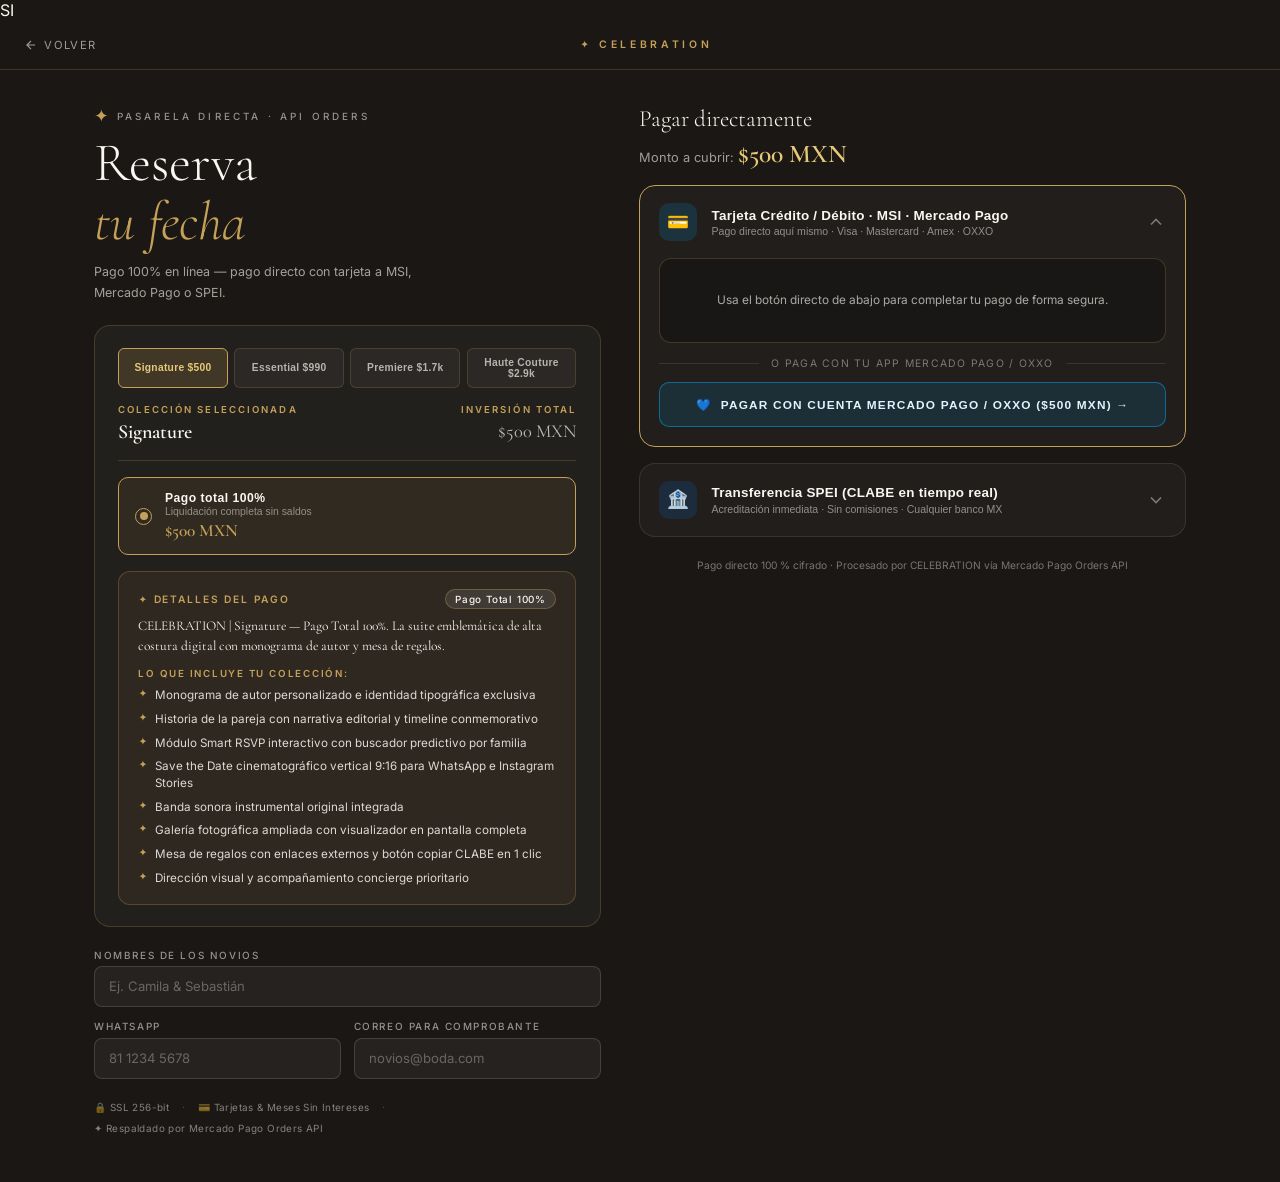
<file: checkout.html>
<!DOCTYPE html>
<html lang="es-MX">
SI

<head>
  <meta charset="UTF-8">
  <!-- Google Tag Manager -->
  <script>(function(w,d,s,l,i){w[l]=w[l]||[];w[l].push({'gtm.start':
  new Date().getTime(),event:'gtm.js'});var f=d.getElementsByTagName(s)[0],
  j=d.createElement(s),dl=l!='dataLayer'?'&l='+l:'';j.async=true;j.src=
  'https://www.googletagmanager.com/gtm.js?id='+i+dl;f.parentNode.insertBefore(j,f);
  })(window,document,'script','dataLayer','GTM-KD9P55XB');</script>
  <!-- End Google Tag Manager -->
  <meta name="viewport" content="width=device-width, initial-scale=1.0, viewport-fit=cover">
  <title>Pago Directo — CELEBRATION</title>
  <meta name="description"
    content="Paga tu invitación digital CELEBRATION directo con tarjeta (MSI), Mercado Pago o transferencia SPEI.">
  <!-- Open Graph / WhatsApp Preview -->
  <meta property="og:site_name" content="CELEBRATION">
  <meta property="og:title" content="Reserva tu Fecha de Boda — CELEBRATION">
  <meta property="og:description"
    content="Pago directo 100% seguro en línea. Con tarjeta, MSI, Mercado Pago o SPEI.">
  <meta property="og:type" content="website">
  <meta property="og:url" content="https://thecelebration.com.mx/checkout.html">
  <meta property="og:image" content="https://thecelebration.com.mx/assets/images/og_share_banner.jpg">
  <meta property="og:image:secure_url" content="https://thecelebration.com.mx/assets/images/og_share_banner.jpg">
  <meta property="og:image:type" content="image/jpeg">
  <meta property="og:image:width" content="1200">
  <meta property="og:image:height" content="630">
  <meta name="twitter:card" content="summary_large_image">
  <meta name="twitter:image" content="https://thecelebration.com.mx/assets/images/og_share_banner.jpg">
  <meta name="robots" content="noindex, nofollow">
  <link rel="icon" href="assets/icons/favicon-64x64.png" type="image/png">
  <link rel="preconnect" href="https://fonts.googleapis.com">
  <link rel="preconnect" href="https://fonts.gstatic.com" crossorigin>
  <link
    href="https://fonts.googleapis.com/css2?family=Cormorant+Garamond:ital,wght@0,300;0,400;0,600;1,300;1,400&family=Inter:wght@300;400;500;600&display=swap"
    rel="stylesheet">
  <script src="https://sdk.mercadopago.com/js/v2"></script>
  <script src="https://www.mercadopago.com/v2/security.js" view="checkout"></script>
  <style>
    *,
    *::before,
    *::after {
      box-sizing: border-box;
      margin: 0;
      padding: 0
    }

    :root {
      --gold: #C5A059;
      --gold-lt: #e8c97a;
      --cream: #FAF7F2;
      --ink: #1a1714;
      --ink-soft: #3a3530;
      --line: rgba(197, 160, 89, 0.22);
      --font-serif: 'Cormorant Garamond', Georgia, serif;
      --font-sans: 'Inter', system-ui, sans-serif;
      --r: 16px
    }

    html {
      scroll-behavior: smooth
    }

    body {
      font-family: var(--font-sans);
      background: var(--ink);
      color: var(--cream);
      min-height: 100dvh;
      display: flex;
      flex-direction: column
    }

    .topbar {
      display: flex;
      align-items: center;
      justify-content: space-between;
      padding: 1.1rem 1.5rem;
      border-bottom: 1px solid var(--line)
    }

    .back {
      display: inline-flex;
      align-items: center;
      gap: .4rem;
      font-size: .7rem;
      letter-spacing: .12em;
      text-transform: uppercase;
      color: rgba(250, 247, 242, .6);
      text-decoration: none;
      transition: color .2s
    }

    .back:hover {
      color: var(--gold)
    }

    .brand {
      font-size: .65rem;
      letter-spacing: .35em;
      text-transform: uppercase;
      color: var(--gold);
      font-weight: 600
    }

    .wrap {
      flex: 1;
      display: grid;
      grid-template-columns: 1fr 1.08fr;
      max-width: 1140px;
      width: 100%;
      margin: 0 auto;
      padding: 2.2rem 1.5rem 3rem;
      gap: 2.4rem
    }

    .left {
      display: flex;
      flex-direction: column;
      gap: 1.35rem;
      position: sticky;
      top: 1.5rem;
      align-self: start
    }

    .hl {
      font-family: var(--font-serif);
      font-size: clamp(2.3rem, 4.5vw, 3.4rem);
      font-weight: 300;
      line-height: 1.08;
      color: var(--cream);
      margin-top: .5rem
    }

    .hl em {
      font-style: italic;
      color: var(--gold)
    }

    .sub-txt {
      font-size: .78rem;
      line-height: 1.65;
      color: rgba(250, 247, 242, .62);
      max-width: 360px;
      margin-top: .65rem
    }

    .badge-wrap {
      display: inline-flex;
      align-items: center;
      gap: .5rem
    }

    .orn {
      color: var(--gold);
      font-size: 1.1rem
    }

    .badge-lbl {
      font-size: .62rem;
      letter-spacing: .32em;
      text-transform: uppercase;
      color: rgba(250, 247, 242, .55);
      font-weight: 500
    }

    .pkg-card {
      background: rgba(255, 255, 255, .04);
      border: 1px solid var(--line);
      border-radius: var(--r);
      padding: 1.35rem 1.45rem
    }

    .pkg-tabs {
      display: flex;
      gap: .4rem;
      margin-bottom: 1rem
    }

    .pkg-tab-btn {
      flex: 1;
      padding: .52rem .3rem;
      background: rgba(255, 255, 255, .04);
      border: 1px solid rgba(197, 160, 89, .2);
      border-radius: 6px;
      color: rgba(250, 247, 242, .68);
      font-size: .64rem;
      font-weight: 600;
      letter-spacing: .03em;
      cursor: pointer;
      transition: all .2s;
      text-align: center
    }

    .pkg-tab-btn:hover {
      border-color: var(--gold);
      color: var(--cream)
    }

    .pkg-tab-btn.active {
      background: rgba(197, 160, 89, .18);
      border-color: var(--gold);
      color: var(--gold-lt)
    }

    .pkg-row {
      display: flex;
      justify-content: space-between;
      align-items: flex-start;
      gap: 1rem
    }

    .pkg-sub {
      font-size: .6rem;
      letter-spacing: .22em;
      text-transform: uppercase;
      color: var(--gold);
      font-weight: 600;
      display: block;
      margin-bottom: .3rem
    }

    .pkg-name {
      font-family: var(--font-serif);
      font-size: 1.25rem;
      font-weight: 600;
      color: var(--cream);
      display: block
    }

    .pkg-total {
      font-family: var(--font-serif);
      font-size: 1.15rem;
      font-weight: 400;
      color: rgba(250, 247, 242, .72);
      white-space: nowrap;
      display: block;
      text-align: right
    }

    .divider {
      height: 1px;
      background: var(--line);
      margin: 1rem 0
    }

    .scheme-grid {
      display: flex;
      flex-direction: column;
      gap: .55rem
    }

    .scheme-btn {
      display: flex;
      align-items: center;
      gap: .8rem;
      padding: .8rem 1rem;
      background: transparent;
      border: 1px solid rgba(255, 255, 255, .1);
      border-radius: 10px;
      cursor: pointer;
      color: var(--cream);
      width: 100%;
      text-align: left;
      transition: all .2s
    }

    .scheme-btn.active {
      border-color: var(--gold);
      background: rgba(197, 160, 89, .08)
    }

    .radio {
      width: 17px;
      height: 17px;
      border-radius: 50%;
      border: 1.5px solid rgba(255, 255, 255, .3);
      flex-shrink: 0;
      display: flex;
      align-items: center;
      justify-content: center;
      transition: border-color .2s
    }

    .scheme-btn.active .radio {
      border-color: var(--gold)
    }

    .scheme-btn.active .radio::after {
      content: '';
      width: 8px;
      height: 8px;
      border-radius: 50%;
      background: var(--gold)
    }

    .s-label {
      font-size: .76rem;
      font-weight: 600;
      letter-spacing: .04em;
      display: block
    }

    .s-cap {
      font-size: .65rem;
      color: rgba(250, 247, 242, .5);
      display: block;
      margin-top: .1rem
    }

    .s-amt {
      font-family: var(--font-serif);
      font-size: 1.08rem;
      font-weight: 600;
      color: var(--gold);
      display: block;
      margin-top: .18rem
    }

    .pkg-details-card {
      margin-top: 1rem;
      background: rgba(197, 160, 89, .07);
      border: 1px solid rgba(197, 160, 89, .28);
      border-radius: 12px;
      padding: 1.05rem 1.2rem
    }

    .pkg-details-head {
      display: flex;
      justify-content: space-between;
      align-items: center;
      gap: .6rem;
      margin-bottom: .5rem
    }

    .pkg-details-badge {
      font-size: .64rem;
      letter-spacing: .18em;
      text-transform: uppercase;
      color: var(--gold);
      font-weight: 600
    }

    .pkg-details-scheme {
      font-size: .62rem;
      letter-spacing: .08em;
      background: rgba(255, 255, 255, .09);
      color: var(--cream);
      padding: .2rem .58rem;
      border-radius: 20px;
      border: 1px solid rgba(197, 160, 89, .35);
      font-weight: 500
    }

    .pkg-details-desc {
      font-size: .84rem;
      line-height: 1.48;
      color: var(--cream);
      font-family: var(--font-serif);
      margin-bottom: .7rem
    }

    .pkg-details-subhead {
      font-size: .61rem;
      letter-spacing: .18em;
      text-transform: uppercase;
      color: var(--gold);
      font-weight: 600;
      margin-bottom: .5rem
    }

    .pkg-details-list {
      list-style: none;
      padding: 0;
      margin: 0;
      display: flex;
      flex-direction: column;
      gap: .42rem
    }

    .pkg-details-list li {
      font-size: .73rem;
      line-height: 1.45;
      color: rgba(250, 247, 242, .86);
      display: flex;
      align-items: flex-start;
      gap: .5rem
    }

    .pkg-details-list li::before {
      content: '✦';
      color: var(--gold);
      font-size: .66rem;
      line-height: 1.4;
      flex-shrink: 0
    }

    .form {
      display: flex;
      flex-direction: column;
      gap: .85rem
    }

    .lbl {
      font-size: .62rem;
      letter-spacing: .16em;
      text-transform: uppercase;
      color: rgba(250, 247, 242, .55);
      font-weight: 500;
      display: block;
      margin-bottom: .32rem
    }

    .inp {
      width: 100%;
      background: rgba(255, 255, 255, .05);
      border: 1px solid rgba(255, 255, 255, .14);
      border-radius: 8px;
      padding: .72rem .88rem;
      color: var(--cream);
      font-family: var(--font-sans);
      font-size: .82rem;
      outline: none;
      transition: border-color .2s
    }

    .inp::placeholder {
      color: rgba(250, 247, 242, .32)
    }

    .inp:focus {
      border-color: var(--gold)
    }

    .form-row {
      display: grid;
      grid-template-columns: 1fr 1fr;
      gap: .8rem
    }

    .trust {
      display: flex;
      align-items: center;
      flex-wrap: wrap;
      gap: .5rem .8rem
    }

    .t-item {
      font-size: .62rem;
      color: rgba(250, 247, 242, .48);
      letter-spacing: .04em
    }

    .t-sep {
      color: rgba(250, 247, 242, .22);
      font-size: .7rem
    }

    .right {
      display: flex;
      flex-direction: column;
      gap: 1rem
    }

    .r-head {
      font-family: var(--font-serif);
      font-size: 1.45rem;
      font-weight: 300;
      color: var(--cream)
    }

    .r-amt {
      font-size: .8rem;
      color: rgba(250, 247, 242, .6);
      margin-top: .32rem
    }

    .r-amt strong {
      font-family: var(--font-serif);
      font-size: 1.6rem;
      font-weight: 600;
      color: var(--gold-lt)
    }

    .method {
      background: rgba(255, 255, 255, .03);
      border: 1px solid rgba(255, 255, 255, .1);
      border-radius: var(--r);
      overflow: hidden;
      transition: border-color .25s
    }

    .method.open {
      border-color: var(--gold)
    }

    .m-toggle {
      width: 100%;
      display: flex;
      align-items: center;
      gap: .9rem;
      padding: 1.05rem 1.2rem;
      background: none;
      border: none;
      cursor: pointer;
      color: var(--cream);
      text-align: left
    }

    .m-icon {
      width: 38px;
      height: 38px;
      border-radius: 10px;
      display: flex;
      align-items: center;
      justify-content: center;
      font-size: 1.1rem;
      flex-shrink: 0
    }

    .m-icon--spei {
      background: rgba(0, 123, 255, .15)
    }

    .m-icon--mp {
      background: rgba(0, 158, 227, .16)
    }

    .m-info {
      flex: 1
    }

    .m-title {
      font-size: .84rem;
      font-weight: 600;
      letter-spacing: .02em;
      display: block
    }

    .m-desc {
      font-size: .66rem;
      color: rgba(250, 247, 242, .52);
      margin-top: .15rem;
      display: block
    }

    .m-chev {
      width: 20px;
      height: 20px;
      color: rgba(250, 247, 242, .42);
      transition: transform .25s;
      flex-shrink: 0
    }

    .method.open .m-chev {
      transform: rotate(180deg)
    }

    .m-body {
      display: grid;
      grid-template-rows: 0fr;
      transition: grid-template-rows .3s ease
    }

    .method.open .m-body {
      grid-template-rows: 1fr
    }

    .m-inner {
      overflow: hidden;
      padding: 0 1.2rem;
      transition: padding .25s
    }

    .method.open .m-inner {
      padding: 0 1.2rem 1.2rem
    }

    /* BRICK + ORDERS PANEL */
    .mp-brick-wrap {
      background: rgba(0, 0, 0, .22);
      border: 1px solid rgba(197, 160, 89, .24);
      border-radius: 12px;
      padding: .95rem;
      margin-bottom: .85rem
    }

    .mp-loading {
      font-size: .74rem;
      color: rgba(250, 247, 242, .65);
      text-align: center;
      padding: 1.2rem .5rem
    }

    .mp-or {
      display: flex;
      align-items: center;
      gap: .75rem;
      margin: .9rem 0 .75rem;
      font-size: .65rem;
      letter-spacing: .12em;
      text-transform: uppercase;
      color: rgba(250, 247, 242, .42)
    }

    .mp-or::before,
    .mp-or::after {
      content: '';
      flex: 1;
      height: 1px;
      background: rgba(255, 255, 255, .1)
    }

    .mp-error {
      display: none;
      background: rgba(220, 53, 69, .14);
      border: 1px solid rgba(220, 53, 69, .45);
      color: #ffd2d6;
      border-radius: 10px;
      padding: .78rem .95rem;
      font-size: .76rem;
      line-height: 1.45;
      margin-bottom: .85rem
    }

    .mp-error.show {
      display: block
    }

    .mp-success {
      display: none;
      background: rgba(37, 211, 102, .09);
      border: 1px solid rgba(197, 160, 89, .55);
      border-radius: 14px;
      padding: 1.3rem 1.2rem;
      margin-bottom: .85rem
    }

    .mp-success.show {
      display: block
    }

    .mp-success-title {
      font-family: var(--font-serif);
      font-size: 1.55rem;
      color: var(--gold-lt);
      margin-bottom: .35rem
    }

    .mp-success-meta {
      font-size: .76rem;
      color: rgba(250, 247, 242, .82);
      line-height: 1.6;
      margin-bottom: 1rem
    }

    /* BANK CARD */
    .bank-card {
      background: linear-gradient(135deg, #1e3a5f 0%, #0d2340 100%);
      border-radius: 12px;
      padding: 1.15rem;
      margin-bottom: .85rem
    }

    .bank-top {
      display: flex;
      justify-content: space-between;
      margin-bottom: .85rem;
      gap: 1rem
    }

    .b-lbl {
      font-size: .58rem;
      letter-spacing: .16em;
      text-transform: uppercase;
      color: rgba(255, 255, 255, .55);
      display: block;
      margin-bottom: .18rem
    }

    .b-val {
      font-size: .78rem;
      font-weight: 500;
      color: #fff;
      display: block
    }

    .clabe-row {
      display: flex;
      align-items: center;
      justify-content: space-between;
      gap: .8rem;
      margin-bottom: .85rem
    }

    .clabe {
      font-family: 'Courier New', monospace;
      font-size: .92rem;
      font-weight: 700;
      color: #fff;
      letter-spacing: .07em
    }

    .btn-copy {
      display: inline-flex;
      align-items: center;
      gap: .35rem;
      padding: .42rem .78rem;
      background: rgba(255, 255, 255, .14);
      border: 1px solid rgba(255, 255, 255, .25);
      border-radius: 6px;
      font-size: .65rem;
      font-weight: 600;
      letter-spacing: .1em;
      text-transform: uppercase;
      color: #fff;
      cursor: pointer;
      transition: background .2s;
      white-space: nowrap
    }

    .btn-copy:hover {
      background: rgba(255, 255, 255, .24)
    }

    .bank-bot {
      display: flex;
      justify-content: space-between;
      gap: 1rem;
      align-items: flex-end
    }

    .b-amt {
      font-size: 1rem;
      font-weight: 700;
      color: #fff;
      display: block
    }

    .b-con {
      font-size: .72rem;
      color: rgba(255, 255, 255, .72);
      display: block;
      font-family: monospace
    }

    .spei-ticket-link {
      display: inline-block;
      margin-top: .55rem;
      font-size: .7rem;
      color: var(--gold-lt);
      text-decoration: underline
    }

    /* CTA BUTTONS */
    .btn-wa,
    .btn-mp {
      display: flex;
      align-items: center;
      justify-content: center;
      gap: .55rem;
      width: 100%;
      padding: .9rem 1rem;
      border: none;
      border-radius: 10px;
      color: #fff;
      font-size: .74rem;
      font-weight: 700;
      letter-spacing: .1em;
      text-transform: uppercase;
      text-decoration: none;
      cursor: pointer;
      transition: filter .2s, transform .15s
    }

    .btn-wa {
      background: #25D366
    }

    .btn-mp {
      background: #009ee3
    }

    .btn-mp--outline {
      background: rgba(0, 158, 227, .14);
      border: 1px solid rgba(0, 158, 227, .55);
      color: #dff4ff
    }

    .btn-wa:hover,
    .btn-mp:hover {
      filter: brightness(1.08);
      transform: translateY(-1px)
    }

    .btn-mp:disabled {
      opacity: .65;
      cursor: wait;
      transform: none
    }

    .foot-note {
      font-size: .64rem;
      color: rgba(250, 247, 242, .42);
      text-align: center;
      padding-top: .4rem
    }

    .toast {
      position: fixed;
      bottom: 2rem;
      left: 50%;
      transform: translateX(-50%) translateY(20px);
      background: var(--ink-soft);
      border: 1px solid var(--gold);
      color: var(--cream);
      font-size: .75rem;
      padding: .7rem 1.4rem;
      border-radius: 50px;
      opacity: 0;
      transition: opacity .3s, transform .3s;
      z-index: 999;
      white-space: nowrap;
      pointer-events: none
    }

    .toast.show {
      opacity: 1;
      transform: translateX(-50%) translateY(0)
    }

    @media(max-width:860px) {
      .wrap {
        grid-template-columns: 1fr;
        padding: 1.4rem 1rem 2.8rem;
        gap: 1.8rem
      }

      .left {
        position: static
      }

      .form-row {
        grid-template-columns: 1fr
      }

      .hl {
        font-size: 2.1rem
      }
    }
  </style>
</head>

<body>
  <!-- Google Tag Manager (noscript) -->
  <noscript><iframe src="https://www.googletagmanager.com/ns.html?id=GTM-KD9P55XB" height="0" width="0"
      style="display:none;visibility:hidden"></iframe></noscript>
  <!-- End Google Tag Manager (noscript) -->

  <header class="topbar">
    <a href="signature.html" class="back" id="backLink">
      <svg viewBox="0 0 24 24" fill="none" stroke="currentColor" stroke-width="2" width="14" height="14">
        <path d="M19 12H5M12 5l-7 7 7 7" />
      </svg>
      Volver
    </a>
    <span class="brand">✦ CELEBRATION</span>
    <span style="width:60px"></span>
  </header>

  <main class="wrap">
    <!-- LEFT: RESUMEN Y DATOS -->
    <section class="left">
      <div>
        <div class="badge-wrap"><span class="orn">✦</span><span class="badge-lbl">Pasarela Directa · API Orders</span>
        </div>
        <h1 class="hl">Reserva<br><em>tu fecha</em></h1>
        <p class="sub-txt" id="checkoutSubTxt">Pago 100% en línea — pago directo con tarjeta a MSI, Mercado Pago o SPEI.</p>
      </div>

      <div class="pkg-card">
        <div class="pkg-tabs" id="pkgTabs">
          <button type="button" class="pkg-tab-btn" data-pkg="signature">Signature $500</button>
          <button type="button" class="pkg-tab-btn" data-pkg="essential">Essential $990</button>
          <button type="button" class="pkg-tab-btn" data-pkg="premiere">Premiere $1.7k</button>
          <button type="button" class="pkg-tab-btn" data-pkg="couture">Haute Couture $2.9k</button>
        </div>
        <div class="pkg-row">
          <div><span class="pkg-sub">Colección seleccionada</span><strong class="pkg-name"
              id="pkgName">Signature</strong></div>
          <div><span class="pkg-sub" style="text-align:right">Inversión total</span><span class="pkg-total"
              id="pkgTotal">$500 MXN</span></div>
        </div>
        <div class="divider"></div>
        <div class="scheme-grid">
          <button type="button" class="scheme-btn" id="schemeDeposit" style="display:none">
            <span class="radio"><span></span></span>
            <div><span class="s-label">Anticipo 50%</span><span class="s-cap">Apartar fecha · saldo contra
                entrega</span><span class="s-amt" id="depositAmt">$500 MXN</span></div>
          </button>
          <button type="button" class="scheme-btn active" id="schemeFull">
            <span class="radio"><span></span></span>
            <div><span class="s-label">Pago total 100%</span><span class="s-cap">Liquidación completa sin
                saldos</span><span class="s-amt" id="fullAmt">$500 MXN</span></div>
          </button>
        </div>

        <div class="pkg-details-card" id="pkgDetailsCard">
          <div class="pkg-details-head">
            <span class="pkg-details-badge">✦ Detalles del pago</span>
            <span class="pkg-details-scheme" id="pkgDetailsScheme">Pago Total 100%</span>
          </div>
          <p class="pkg-details-desc" id="pkgDetailsDesc"></p>
          <div class="pkg-details-subhead">Lo que incluye tu colección:</div>
          <ul class="pkg-details-list" id="pkgDetailsList"></ul>
        </div>
      </div>

      <div class="form">
        <div><label class="lbl" for="coupleNames">Nombres de los novios</label><input class="inp" type="text"
            id="coupleNames" placeholder="Ej. Camila &amp; Sebastián" autocomplete="name"></div>
        <div class="form-row">
          <div><label class="lbl" for="couplePhone">WhatsApp</label><input class="inp" type="tel" id="couplePhone"
              placeholder="81 1234 5678" autocomplete="tel"></div>
          <div><label class="lbl" for="coupleEmail">Correo para comprobante</label><input class="inp" type="email"
              id="coupleEmail" placeholder="novios@boda.com" autocomplete="email"></div>
        </div>
      </div>

      <div class="trust">
        <span class="t-item">🔒 SSL 256-bit</span><span class="t-sep">·</span>
        <span class="t-item">💳 Tarjetas &amp; Meses Sin Intereses</span><span class="t-sep">·</span>
        <span class="t-item">✦ Respaldado por Mercado Pago Orders API</span>
      </div>
    </section>

    <!-- RIGHT: MÉTODOS DIRECTOS -->
    <section class="right">
      <div>
        <p class="r-head">Pagar directamente</p>
        <p class="r-amt">Monto a cubrir: <strong id="payHero">$500 MXN</strong></p>
      </div>

      <!-- MÉTODO 1: TARJETA / MERCADO PAGO ORDERS API -->
      <div class="method open" id="methodMp">
        <button type="button" class="m-toggle" id="toggleMp" aria-expanded="true">
          <div class="m-icon m-icon--mp">💳</div>
          <div class="m-info">
            <span class="m-title">Tarjeta Crédito / Débito · MSI · Mercado Pago</span>
            <span class="m-desc">Pago directo aquí mismo · Visa · Mastercard · Amex · OXXO</span>
          </div>
          <div class="m-chev"><svg viewBox="0 0 24 24" fill="none" stroke="currentColor" stroke-width="2">
              <path d="M6 9l6 6 6-6" />
            </svg></div>
        </button>
        <div class="m-body">
          <div class="m-inner">
            <div class="mp-success" id="mpSuccessPanel">
              <h3 class="mp-success-title">✦ ¡Orden confirmada!</h3>
              <div class="mp-success-meta" id="mpSuccessMeta"></div>
              <a href="#" class="btn-wa" id="btnSuccessWa" target="_blank" rel="noopener">Notificar a Concierge por
                WhatsApp →</a>
            </div>

            <div class="mp-error" id="mpErrorBanner"></div>

            <div class="mp-brick-wrap" id="mpBrickWrap">
              <div class="mp-loading" id="mpBrickLoading">Cargando formulario seguro de tarjeta…</div>
              <div id="mpCardBrickContainer"></div>
            </div>

            <div class="mp-or">o paga con tu app Mercado Pago / OXXO</div>

            <button type="button" class="btn-mp btn-mp--outline" id="btnMpDirectOrder">
              <span>💙 &nbsp;Pagar con cuenta Mercado Pago / OXXO (<strong id="mpOrderAmtText">$500 MXN</strong>)
                →</span>
            </button>
          </div>
        </div>
      </div>

      <!-- MÉTODO 2: SPEI CLABE DINÁMICA ORDERS API -->
      <div class="method" id="methodSpei">
        <button type="button" class="m-toggle" id="toggleSpei" aria-expanded="false">
          <div class="m-icon m-icon--spei">🏦</div>
          <div class="m-info">
            <span class="m-title">Transferencia SPEI (CLABE en tiempo real)</span>
            <span class="m-desc">Acreditación inmediata · Sin comisiones · Cualquier banco MX</span>
          </div>
          <div class="m-chev"><svg viewBox="0 0 24 24" fill="none" stroke="currentColor" stroke-width="2">
              <path d="M6 9l6 6 6-6" />
            </svg></div>
        </button>
        <div class="m-body">
          <div class="m-inner">
            <div class="bank-card">
              <div class="bank-top">
                <div><span class="b-lbl">Beneficiario</span><span class="b-val">CELEBRATION · Mercado Pago STP</span>
                </div>
                <div><span class="b-lbl">Banco Receptor</span><span class="b-val">STP (SPEI Directo)</span></div>
              </div>
              <div class="clabe-row">
                <div>
                  <span class="b-lbl">CLABE Interbancaria (18 dígitos)</span>
                  <span class="clabe" id="speiClabe">Abre para generar CLABE…</span>
                </div>
                <button type="button" class="btn-copy" id="btnCopyClabe">
                  <svg viewBox="0 0 24 24" fill="none" stroke="currentColor" stroke-width="2" width="12" height="12">
                    <rect x="9" y="9" width="13" height="13" rx="2" />
                    <path d="M5 15H4a2 2 0 01-2-2V4a2 2 0 012-2h9a2 2 0 012 2v1" />
                  </svg>
                  Copiar
                </button>
              </div>
              <div class="bank-bot">
                <div><span class="b-lbl">Monto exacto</span><span class="b-amt" id="speiAmt">$500 MXN</span></div>
                <div style="text-align:right">
                  <span class="b-lbl">Referencia / Orden</span>
                  <span class="b-con" id="speiConcept">CEL-SIGN-SPEI</span>
                </div>
              </div>
              <a href="#" class="spei-ticket-link" id="btnSpeiTicket" target="_blank" rel="noopener"
                style="display:none">Ver ficha oficial de transferencia SPEI →</a>
            </div>
            <a href="#" class="btn-wa" id="btnSpeiWa" target="_blank" rel="noopener">
              <svg viewBox="0 0 24 24" fill="currentColor" width="16" height="16">
                <path
                  d="M17.472 14.382c-.297-.149-1.758-.867-2.03-.967-.273-.099-.471-.148-.67.15-.197.297-.767.966-.94 1.164-.173.199-.347.223-.644.075-.297-.15-1.255-.463-2.39-1.475-.883-.788-1.48-1.761-1.653-2.059-.173-.297-.018-.458.13-.606.134-.133.298-.347.446-.52.149-.174.198-.298.298-.497.099-.198.05-.371-.025-.52-.075-.149-.669-1.612-.916-2.207-.242-.579-.487-.5-.669-.51-.173-.008-.371-.01-.57-.01-.198 0-.52.074-.792.372-.272.297-1.04 1.016-1.04 2.479 0 1.462 1.065 2.875 1.213 3.074.149.198 2.096 3.2 5.077 4.487.709.306 1.262.489 1.694.625.712.227 1.36.195 1.871.118.571-.085 1.758-.719 2.006-1.413.248-.694.248-1.289.173-1.413-.074-.124-.272-.198-.57-.347m-5.421 7.403h-.004a9.87 9.87 0 01-5.031-1.378l-.361-.214-3.741.982.998-3.648-.235-.374a9.86 9.86 0 01-1.51-5.26c.001-5.45 4.436-9.884 9.888-9.884 2.64 0 5.122 1.03 6.988 2.898a9.825 9.825 0 012.893 6.994c-.003 5.45-4.437 9.884-9.885 9.884m8.413-18.297A11.815 11.815 0 0012.05 0C5.495 0 .16 5.335.157 11.892c0 2.096.547 4.142 1.588 5.945L.057 24l6.305-1.654a11.882 11.882 0 005.683 1.448h.005c6.554 0 11.89-5.335 11.893-11.893a11.821 11.821 0 00-3.48-8.413Z" />
              </svg>
              Enviar comprobante por WhatsApp
            </a>
          </div>
        </div>
      </div>

      <p class="foot-note">Pago directo 100&nbsp;% cifrado · Procesado por CELEBRATION vía Mercado Pago Orders API</p>
    </section>
  </main>

  <div class="toast" id="toast"></div>

  <script>
    const CFG = { whatsapp: '528121912778' };
    const PKGS = {
      signature: {
        name: 'Signature',
        price: 500,
        allowDeposit: false,
        summary: 'La suite emblemática de alta costura digital con monograma de autor y mesa de regalos.',
        includes: [
          'Monograma de autor personalizado e identidad tipográfica exclusiva',
          'Historia de la pareja con narrativa editorial y timeline conmemorativo',
          'Módulo Smart RSVP interactivo con buscador predictivo por familia',
          'Save the Date cinematográfico vertical 9:16 para WhatsApp e Instagram Stories',
          'Banda sonora instrumental original integrada',
          'Galería fotográfica ampliada con visualizador en pantalla completa',
          'Mesa de regalos con enlaces externos y botón copiar CLABE en 1 clic',
          'Dirección visual y acompañamiento concierge prioritario'
        ]
      },
      essential: {
        name: 'Essential',
        price: 990,
        allowDeposit: true,
        summary: 'Diseño visual a la medida con música ambiental y animación digital de bienvenida.',
        includes: [
          'Todo lo incluido en Signature',
          'Extra Digital: Música / Audio ambiental instrumental integrado',
          'Extra Digital: Clip o animación digital de bienvenida para tus invitados',
          'Diseño visual personalizado con paleta y tipografía de tu boda',
          'Galería fotográfica de alta resolución',
          'Cuenta regresiva en vivo y mapa interactivo a Google Maps y Waze',
          'Confirmación de asistencia directa por WhatsApp'
        ]
      },
      premiere: {
        name: 'Premiere Edition',
        price: 1790,
        allowDeposit: true,
        summary: 'Edición estelar con Save the Date en video, música personalizada y funciones interactivas.',
        includes: [
          'Todo lo incluido en Essential',
          'Extra Digital: Video Save the Date vertical (9:16) en alta resolución',
          'Extra Digital: Composición y música de fondo personalizada',
          'Extra Digital: Funciones interactivas ampliadas (selección de menú y dietas)',
          'Smart RSVP inteligente con control estricto de pases por familia',
          'Itinerario minuto a minuto con diseño interactivo',
          'Mesa de regalos multitienda + datos bancarios con copia en 1 clic'
        ]
      },
      couture: {
        name: 'Haute Couture',
        price: 2990,
        allowDeposit: true,
        summary: 'Máximo nivel de lujo con video recap/teaser, producción de audio y secciones exclusivas.',
        includes: [
          'Todo lo incluido en Premiere Edition',
          'Extra Digital: Video Recap / Teaser conmemorativo post-boda en alta definición',
          'Extra Digital: Producción de audio extendida y banda sonora multitema',
          'Extra Digital: Secciones digitales exclusivas (guía de viaje, dress code inmersivo y recomendaciones)',
          'Monograma de autor con aplicaciones para papelería física y digital',
          'Galería inmersiva full-screen con descarga fotográfica para invitados',
          'Acompañamiento concierge VIP ilimitado y soporte prioritario'
        ]
      }
    };
    PKGS.mini = PKGS.signature;
    PKGS['haute-couture'] = PKGS.couture;

    const STATUS_MESSAGES = {
      bad_filled_card_data: 'Revisa el número de tarjeta, fecha de vencimiento o código de seguridad.',
      insufficient_amount: 'Fondos o límite insuficiente en la tarjeta.',
      card_insufficient_amount: 'La tarjeta no cuenta con saldo o límite suficiente.',
      card_disabled: 'La tarjeta se encuentra inactiva. Comunícate con tu banco o prueba otra tarjeta.',
      required_call_for_authorize: 'Tu banco requiere autorizar el cargo. Llama a tu banco o usa otro medio de pago.',
      rejected_by_issuer: 'El banco emisor rechazó el cargo. Puedes intentar con otra tarjeta o usar SPEI.',
      high_risk: 'Operación rechazada por prevención de fraude. Prueba con otra tarjeta o SPEI.',
      invalid_installments: 'La cantidad de mensualidades elegida no aplica para esta tarjeta.'
    };

    const params = new URLSearchParams(location.search);
    const IS_SANDBOX = params.get('sandbox') === '1';
    const API_URL = 'api/mp-orders.php' + (IS_SANDBOX ? '?sandbox=1' : '');

    let key = params.get('pkg') || 'signature';
    if (key === 'mini') key = 'signature';
    if (key === 'haute-couture') key = 'couture';
    if (!PKGS[key]) key = 'signature';
    let pkg = PKGS[key];
    let scheme = params.get('scheme') === 'full' ? 'full' : (pkg.allowDeposit ? 'deposit' : 'full');

    const backLink = document.getElementById('backLink');
    if (backLink) {
      if (key === 'signature' || document.referrer.includes('signature.html')) {
        backLink.href = 'signature.html';
      } else {
        backLink.href = 'index.html';
      }
    }

    const fmt = v => '$' + Number(v).toLocaleString('es-MX') + ' MXN';
    const payAmt = () => (scheme === 'deposit' && pkg.allowDeposit) ? Math.round(pkg.price * 0.5) : pkg.price;

    function toast(msg) {
      const el = document.getElementById('toast');
      if (!el) return;
      el.textContent = msg;
      el.classList.add('show');
      setTimeout(() => el.classList.remove('show'), 3200);
    }

    function conceptText() {
      const raw = document.getElementById('coupleNames').value.trim() || 'Novios';
      const clean = raw.replace(/[^a-zA-Z0-9\s]/g, '').replace(/\s+/g, '').substring(0, 12).toUpperCase() || 'BODA';
      return 'CEL-' + key.substring(0, 4).toUpperCase() + '-' + clean;
    }

    let mpConfig = null;
    let mpSdk = null;
    let cardBrickController = null;
    let brickMountSeq = 0;
    let currentBrickAmount = 0;
    let lastSpeiKey = '';
    let speiLoading = false;

    async function ensureMpConfig() {
      if (mpConfig) return mpConfig;
      const res = await fetch(API_URL + (API_URL.includes('?') ? '&' : '?') + 'action=config');
      const data = await res.json();
      if (!data.ok || !data.public_key) {
        throw new Error(data.error || 'No se pudo cargar la configuración de Mercado Pago');
      }
      mpConfig = data;
      return mpConfig;
    }

    function showMpError(msg) {
      const box = document.getElementById('mpErrorBanner');
      if (!box) return;
      box.textContent = msg;
      box.classList.add('show');
    }

    function clearMpError() {
      const box = document.getElementById('mpErrorBanner');
      if (!box) return;
      box.textContent = '';
      box.classList.remove('show');
    }

    function showOrderSuccess(data) {
      clearMpError();
      const wrap = document.getElementById('mpBrickWrap');
      const panel = document.getElementById('mpSuccessPanel');
      const meta = document.getElementById('mpSuccessMeta');
      const btnWa = document.getElementById('btnSuccessWa');
      const names = document.getElementById('coupleNames').value.trim() || 'Novios';

      if (wrap) wrap.style.display = 'none';
      const statusTxt = data.status === 'processed'
        ? 'Pago aprobado y acreditado'
        : 'Pago registrado (' + (data.status_detail || data.status) + ')';

      if (meta) {
        meta.innerHTML =
          '<strong>Estado:</strong> ' + statusTxt + '<br>' +
          '<strong>Colección:</strong> CELEBRATION ' + (data.pkg_name || pkg.name) + ' (' + (data.scheme_label || '') + ')<br>' +
          '<strong>Monto:</strong> ' + fmt(data.total_amount || payAmt()) + '<br>' +
          '<strong>Orden ID:</strong> ' + (data.order_id || '—') + '<br>' +
          '<strong>Referencia:</strong> ' + (data.external_reference || '—');
      }
      if (btnWa) {
        const msg = encodeURIComponent(
          'Hola CELEBRATION ✨, acabo de completar mi pago con tarjeta para ' + (data.pkg_name || pkg.name) +
          ' (' + fmt(data.total_amount || payAmt()) + ').\n' +
          '✦ Pareja: ' + names + '\n' +
          '✦ Orden MP: ' + (data.order_id || '') + '\n' +
          '✦ Referencia: ' + (data.external_reference || '')
        );
        btnWa.href = 'https://wa.me/' + CFG.whatsapp + '?text=' + msg;
      }
      if (panel) panel.classList.add('show');
      window.dataLayer = window.dataLayer || [];
      window.dataLayer.push({
        event: 'purchase',
        ecommerce: {
          transaction_id: data.order_id || data.external_reference,
          value: Number(data.total_amount || payAmt()),
          currency: 'MXN'
        }
      });
      toast('✦ Pago registrado con éxito');
    }

    async function mountOrUpdateCardBrick() {
      const targetAmt = Number(payAmt());
      const seq = ++brickMountSeq;
      const loadingEl = document.getElementById('mpBrickLoading');
      const containerEl = document.getElementById('mpCardBrickContainer');

      try {
        if (typeof window.MercadoPago !== 'function') {
          throw new Error('SDK de Mercado Pago no disponible');
        }
        const cfg = await ensureMpConfig();
        if (seq !== brickMountSeq) return;

        if (!mpSdk) {
          mpSdk = new window.MercadoPago(cfg.public_key, { locale: 'es-MX' });
        }

        if (cardBrickController && currentBrickAmount === targetAmt) {
          return;
        }

        if (cardBrickController && typeof cardBrickController.unmount === 'function') {
          try { await cardBrickController.unmount(); } catch (_) { }
          cardBrickController = null;
        }
        if (seq !== brickMountSeq) return;
        if (containerEl) containerEl.innerHTML = '';
        if (loadingEl) loadingEl.style.display = 'block';

        const bricksBuilder = mpSdk.bricks();
        const emailVal = document.getElementById('coupleEmail').value.trim();
        const controller = await bricksBuilder.create('cardPayment', 'mpCardBrickContainer', {
          initialization: {
            amount: targetAmt,
            payer: emailVal ? { email: emailVal } : {}
          },
          customization: {
            visual: {
              style: {
                theme: 'dark',
                customVariables: {
                  formBackgroundColor: '#221f1b',
                  baseColor: '#C5A059',
                  baseColorFirstVariant: '#b38e46',
                  baseColorSecondVariant: '#e8c97a',
                  textPrimaryColor: '#FAF7F2',
                  textSecondaryColor: '#d0c9bd',
                  inputBackgroundColor: '#1a1714',
                  borderRadiusLarge: '12px',
                  borderRadiusMedium: '8px'
                }
              },
              texts: {
                formTitle: 'Pago seguro con tarjeta',
                formSubmit: 'Pagar ' + fmt(targetAmt) + ' ahora'
              }
            },
            paymentMethods: {
              maxInstallments: 12
            }
          },
          callbacks: {
            onReady: () => {
              if (loadingEl) loadingEl.style.display = 'none';
            },
            onSubmit: (formData, additionalData) => {
              clearMpError();
              return new Promise((resolve, reject) => {
                fetch(API_URL, {
                  method: 'POST',
                  headers: {
                    'Content-Type': 'application/json',
                    'X-Meli-Session-Id': window.MP_DEVICE_SESSION_ID || ''
                  },
                  body: JSON.stringify({
                    action: 'pay_card',
                    pkg: key,
                    scheme: scheme,
                    device_id: window.MP_DEVICE_SESSION_ID || '',
                    couple_names: document.getElementById('coupleNames').value.trim(),
                    couple_phone: document.getElementById('couplePhone').value.trim(),
                    payer_email: (formData && formData.payer && formData.payer.email) || document.getElementById('coupleEmail').value.trim(),
                    token: formData.token,
                    payment_method_id: formData.payment_method_id,
                    payment_type_id: (additionalData && additionalData.paymentTypeId) || formData.payment_type_id || '',
                    installments: formData.installments || 1,
                    identification: (formData && formData.payer && formData.payer.identification) || null
                  })
                })
                  .then(r => r.json())
                  .then(data => {
                    if (!data || !data.ok) {
                      const errTxt = (data && data.error) || 'No fue posible procesar tu tarjeta.';
                      showMpError(errTxt);
                      toast('⚠ ' + errTxt);
                      reject(new Error(errTxt));
                      return;
                    }
                    if (data.status === 'failed' || data.status === 'canceled') {
                      const reason = STATUS_MESSAGES[data.status_detail] || ('Tu pago no pudo aprobarse (' + (data.status_detail || 'rechazado') + ').');
                      showMpError(reason);
                      toast('⚠ Pago rechazado');
                      reject(new Error(reason));
                      return;
                    }
                    showOrderSuccess(data);
                    resolve();
                  })
                  .catch(err => {
                    const errTxt = 'Error de conexión al procesar el pago. Intenta nuevamente o usa SPEI.';
                    showMpError(errTxt);
                    toast('⚠ ' + errTxt);
                    reject(err);
                  });
              });
            },
            onError: (err) => {
              console.error('[CELEBRATION MP Brick]', err);
            }
          }
        });

        if (seq !== brickMountSeq) {
          if (controller && typeof controller.unmount === 'function') {
            try { await controller.unmount(); } catch (_) { }
          }
          return;
        }
        cardBrickController = controller;
        currentBrickAmount = targetAmt;
      } catch (err) {
        if (loadingEl) {
          loadingEl.textContent = 'Usa el botón directo de abajo para completar tu pago de forma segura.';
        }
      }
    }

    async function loadDynamicSpeiOrder(force = false) {
      const speiMethod = document.getElementById('methodSpei');
      if (!force && (!speiMethod || !speiMethod.classList.contains('open'))) return;
      const cacheKey = key + ':' + scheme;
      if (!force && lastSpeiKey === cacheKey) return;
      if (speiLoading) return;

      speiLoading = true;
      const clabeEl = document.getElementById('speiClabe');
      const conceptEl = document.getElementById('speiConcept');
      const ticketEl = document.getElementById('btnSpeiTicket');
      if (clabeEl) clabeEl.textContent = 'Generando CLABE…';
      if (ticketEl) ticketEl.style.display = 'none';

      try {
        const res = await fetch(API_URL, {
          method: 'POST',
          headers: {
            'Content-Type': 'application/json',
            'X-Meli-Session-Id': window.MP_DEVICE_SESSION_ID || ''
          },
          body: JSON.stringify({
            action: 'create_spei_order',
            pkg: key,
            scheme: scheme,
            device_id: window.MP_DEVICE_SESSION_ID || '',
            couple_names: document.getElementById('coupleNames').value.trim(),
            payer_email: document.getElementById('coupleEmail').value.trim()
          })
        });
        const data = await res.json();
        if (data && data.ok && data.clabe) {
          lastSpeiKey = cacheKey;
          if (clabeEl) clabeEl.textContent = data.clabe;
          if (conceptEl) conceptEl.textContent = data.order_id || data.external_reference || conceptText();
          if (ticketEl && data.ticket_url) {
            ticketEl.href = data.ticket_url;
            ticketEl.style.display = 'inline-block';
          }
          syncWhatsappSpeiLink(data.clabe, data.order_id || data.external_reference);
        } else {
          if (clabeEl) clabeEl.textContent = 'Solicitar CLABE por WhatsApp';
        }
      } catch (e) {
        if (clabeEl) clabeEl.textContent = 'Solicitar CLABE por WhatsApp';
      } finally {
        speiLoading = false;
      }
    }

    function syncWhatsappSpeiLink(clabeOverride, refOverride) {
      const names = document.getElementById('coupleNames').value.trim() || 'Novios';
      const clabeVal = clabeOverride || document.getElementById('speiClabe').textContent.trim();
      const refVal = refOverride || document.getElementById('speiConcept').textContent.trim() || conceptText();
      const wa = encodeURIComponent(
        'Hola CELEBRATION ✨, voy a realizar la transferencia SPEI para apartar ' + pkg.name +
        ' (' + fmt(payAmt()) + ').\n✦ Pareja: ' + names +
        '\n✦ CLABE MP: ' + clabeVal +
        '\n✦ Orden/Ref: ' + refVal
      );
      document.getElementById('btnSpeiWa').href = 'https://wa.me/' + CFG.whatsapp + '?text=' + wa;
    }

    function syncTabs() {
      document.querySelectorAll('.pkg-tab-btn').forEach(btn => {
        btn.classList.toggle('active', btn.dataset.pkg === key);
      });
    }

    function update() {
      pkg = PKGS[key] || PKGS.premiere;
      syncTabs();

      const sDep = document.getElementById('schemeDeposit');
      const sFull = document.getElementById('schemeFull');
      if (!pkg.allowDeposit) {
        scheme = 'full';
        if (sDep) { sDep.style.display = 'none'; sDep.classList.remove('active'); }
        if (sFull) sFull.classList.add('active');
      } else {
        if (sDep) sDep.style.display = 'flex';
        if (sDep) sDep.classList.toggle('active', scheme === 'deposit');
        if (sFull) sFull.classList.toggle('active', scheme === 'full');
      }

      const pay = payAmt();
      const dep = Math.round(pkg.price * 0.5);
      const sl = scheme === 'deposit' ? 'Anticipo del 50%' : 'Pago Total 100%';

      document.getElementById('pkgName').textContent = pkg.name;
      document.getElementById('pkgTotal').textContent = fmt(pkg.price);
      document.getElementById('depositAmt').textContent = fmt(dep);
      document.getElementById('fullAmt').textContent = fmt(pkg.price);
      document.getElementById('payHero').textContent = fmt(pay);
      document.getElementById('speiAmt').textContent = fmt(pay);
      document.getElementById('mpOrderAmtText').textContent = fmt(pay);

      const sDesc = document.getElementById('pkgDetailsDesc');
      if (sDesc) sDesc.textContent = 'CELEBRATION | ' + pkg.name + ' — ' + sl + '. ' + pkg.summary;
      const sBadge = document.getElementById('pkgDetailsScheme');
      if (sBadge) sBadge.textContent = sl;
      const listEl = document.getElementById('pkgDetailsList');
      if (listEl) listEl.innerHTML = pkg.includes.map(item => '<li><span>' + item + '</span></li>').join('');

      syncWhatsappSpeiLink();
      mountOrUpdateCardBrick();
      loadDynamicSpeiOrder(false);
    }

    document.getElementById('schemeDeposit').addEventListener('click', () => {
      if (!pkg.allowDeposit) return;
      scheme = 'deposit';
      update();
    });

    document.getElementById('schemeFull').addEventListener('click', () => {
      scheme = 'full';
      update();
    });

    document.querySelectorAll('.pkg-tab-btn').forEach(btn => {
      btn.addEventListener('click', () => {
        key = btn.dataset.pkg;
        if (!PKGS[key].allowDeposit) scheme = 'full';
        try { history.replaceState(null, '', 'checkout.html?pkg=' + key + '&scheme=' + scheme + '&method=mp'); } catch (_) { }
        update();
        toast('✦ Paquete seleccionado: ' + pkg.name);
      });
    });

    function setupAccordion(tId, mId) {
      document.getElementById(tId).addEventListener('click', () => {
        const m = document.getElementById(mId);
        const isOpen = m.classList.contains('open');
        ['methodMp', 'methodSpei'].forEach(id => {
          const el = document.getElementById(id);
          if (el) el.classList.remove('open');
        });
        ['toggleMp', 'toggleSpei'].forEach(id => {
          const el = document.getElementById(id);
          if (el) el.setAttribute('aria-expanded', 'false');
        });
        if (!isOpen) {
          m.classList.add('open');
          document.getElementById(tId).setAttribute('aria-expanded', 'true');
          if (mId === 'methodSpei') loadDynamicSpeiOrder(false);
        }
      });
    }
    setupAccordion('toggleMp', 'methodMp');
    setupAccordion('toggleSpei', 'methodSpei');

    document.getElementById('coupleNames').addEventListener('input', () => syncWhatsappSpeiLink());

    document.getElementById('btnCopyClabe').addEventListener('click', () => {
      const cl = document.getElementById('speiClabe').textContent.trim();
      const btn = document.getElementById('btnCopyClabe');
      if (!/^\d{18}$/.test(cl)) {
        toast('Espera un momento a que se genere la CLABE');
        return;
      }
      if (navigator.clipboard && navigator.clipboard.writeText) {
        navigator.clipboard.writeText(cl).then(() => {
          toast('✦ CLABE SPEI copiada al portapapeles');
          btn.textContent = '✓ Copiada';
          setTimeout(() => {
            btn.innerHTML = '<svg viewBox="0 0 24 24" fill="none" stroke="currentColor" stroke-width="2" width="12" height="12"><rect x="9" y="9" width="13" height="13" rx="2"/><path d="M5 15H4a2 2 0 01-2-2V4a2 2 0 012-2h9a2 2 0 012 2v1"/></svg> Copiar';
          }, 3000);
        });
      }
    });

    document.getElementById('btnMpDirectOrder').addEventListener('click', async () => {
      const btn = document.getElementById('btnMpDirectOrder');
      clearMpError();
      const originalHtml = btn.innerHTML;
      btn.disabled = true;
      btn.textContent = 'Generando orden segura…';
      try {
        const res = await fetch(API_URL, {
          method: 'POST',
          headers: {
            'Content-Type': 'application/json',
            'X-Meli-Session-Id': window.MP_DEVICE_SESSION_ID || ''
          },
          body: JSON.stringify({
            action: 'create_checkout_order',
            pkg: key,
            scheme: scheme,
            device_id: window.MP_DEVICE_SESSION_ID || '',
            couple_names: document.getElementById('coupleNames').value.trim(),
            couple_phone: document.getElementById('couplePhone').value.trim(),
            payer_email: document.getElementById('coupleEmail').value.trim()
          })
        });
        const data = await res.json();
        if (data && data.ok && data.checkout_url) {
          toast('✦ Abriendo pasarela directa (' + fmt(payAmt()) + ')…');
          window.location.href = data.checkout_url;
          return;
        }
        throw new Error((data && data.error) || 'No se pudo crear la orden');
      } catch (err) {
        showMpError(err.message || 'No se pudo generar el enlace directo. Puedes pagar aquí arriba con tu tarjeta o vía SPEI.');
        btn.disabled = false;
        btn.innerHTML = originalHtml;
      }
    });

    if (params.get('method') === 'spei') {
      document.getElementById('methodMp').classList.remove('open');
      document.getElementById('toggleMp').setAttribute('aria-expanded', 'false');
      document.getElementById('methodSpei').classList.add('open');
      document.getElementById('toggleSpei').setAttribute('aria-expanded', 'true');
    }

    update();
  </script>
</body>

</html>
</file>
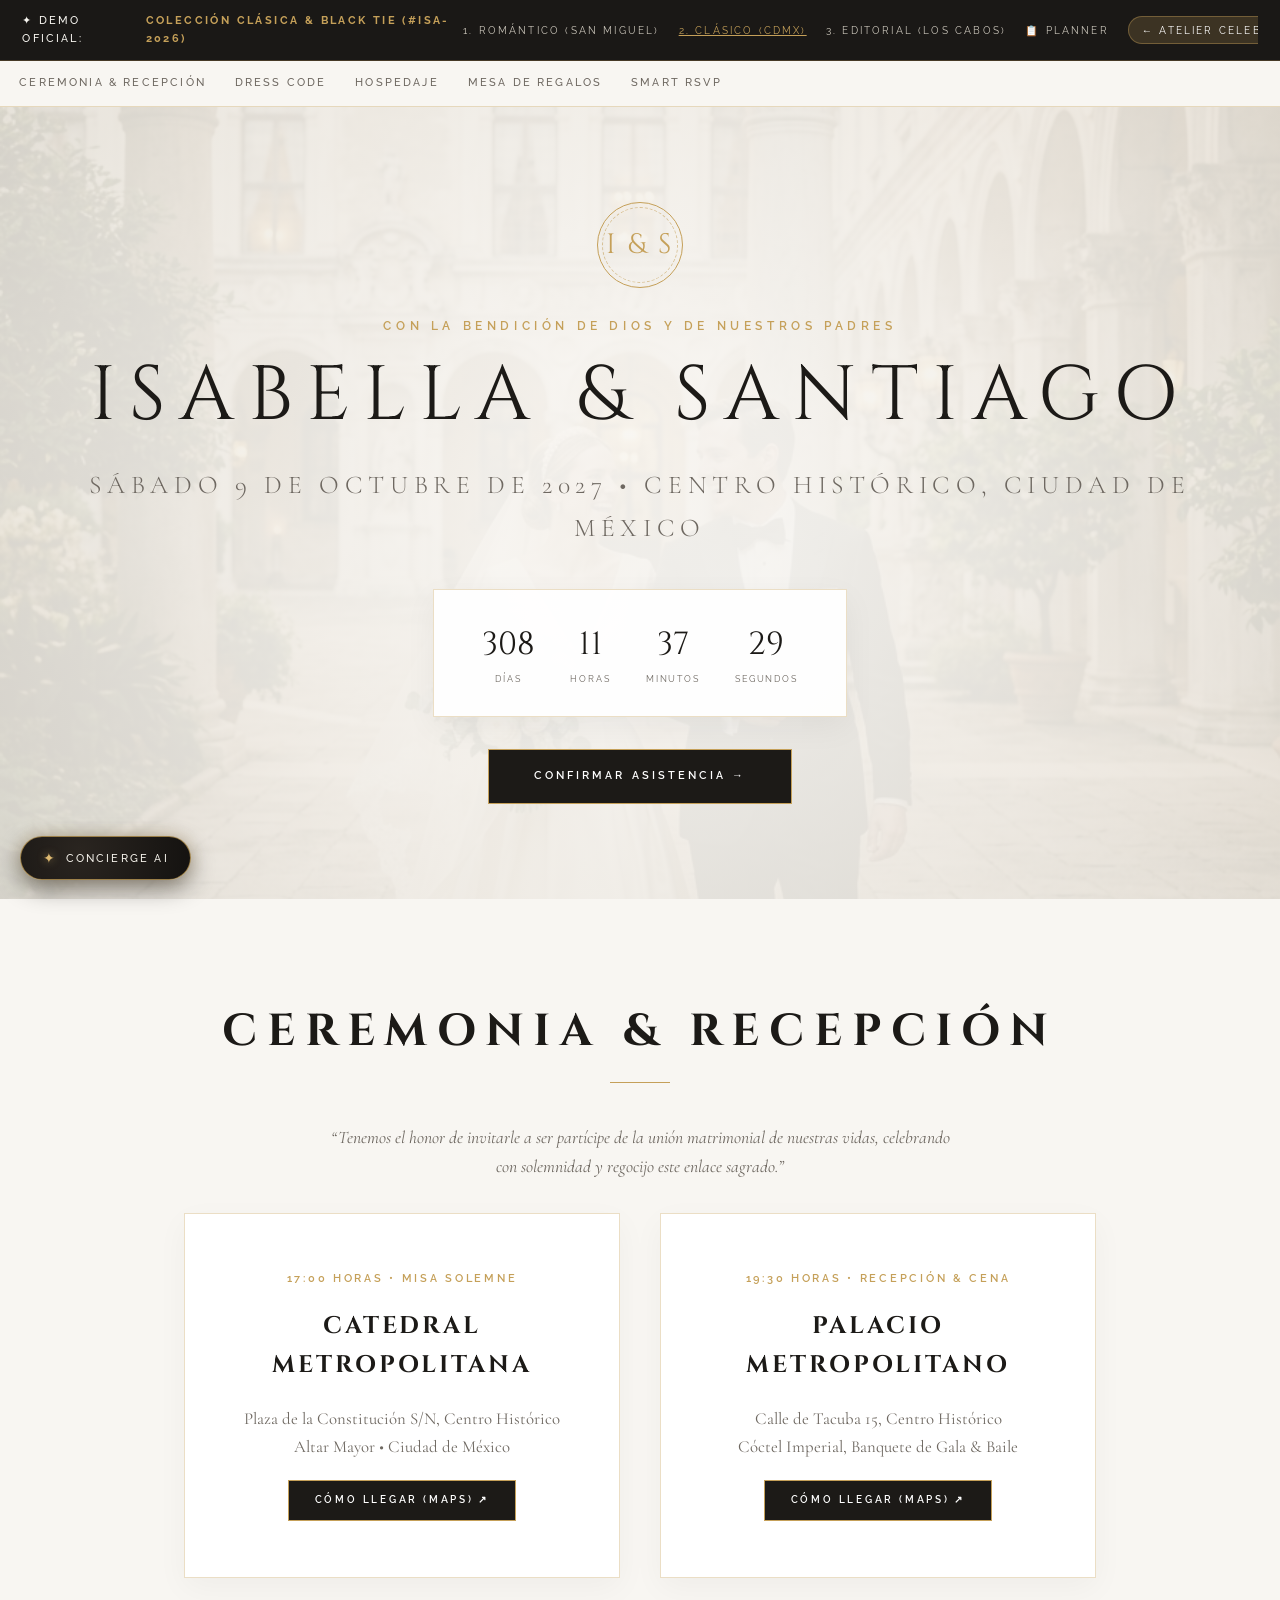
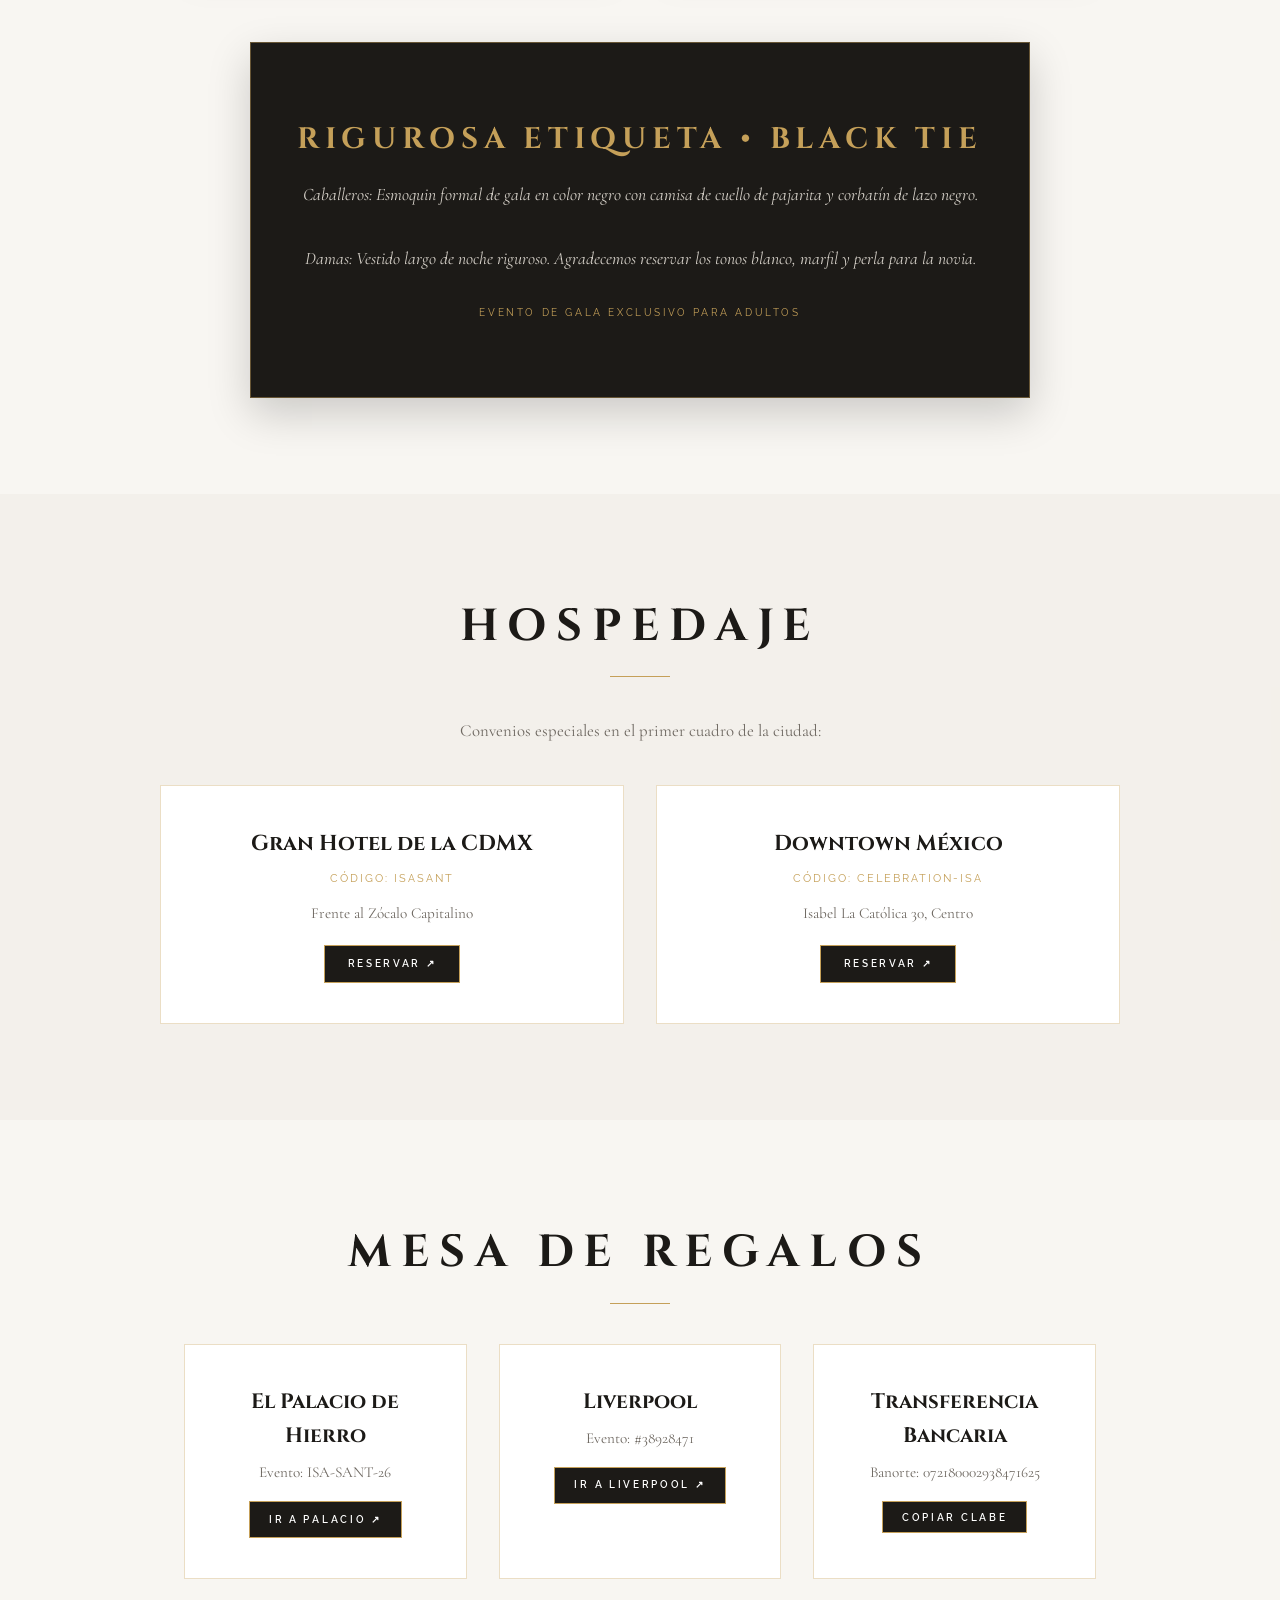
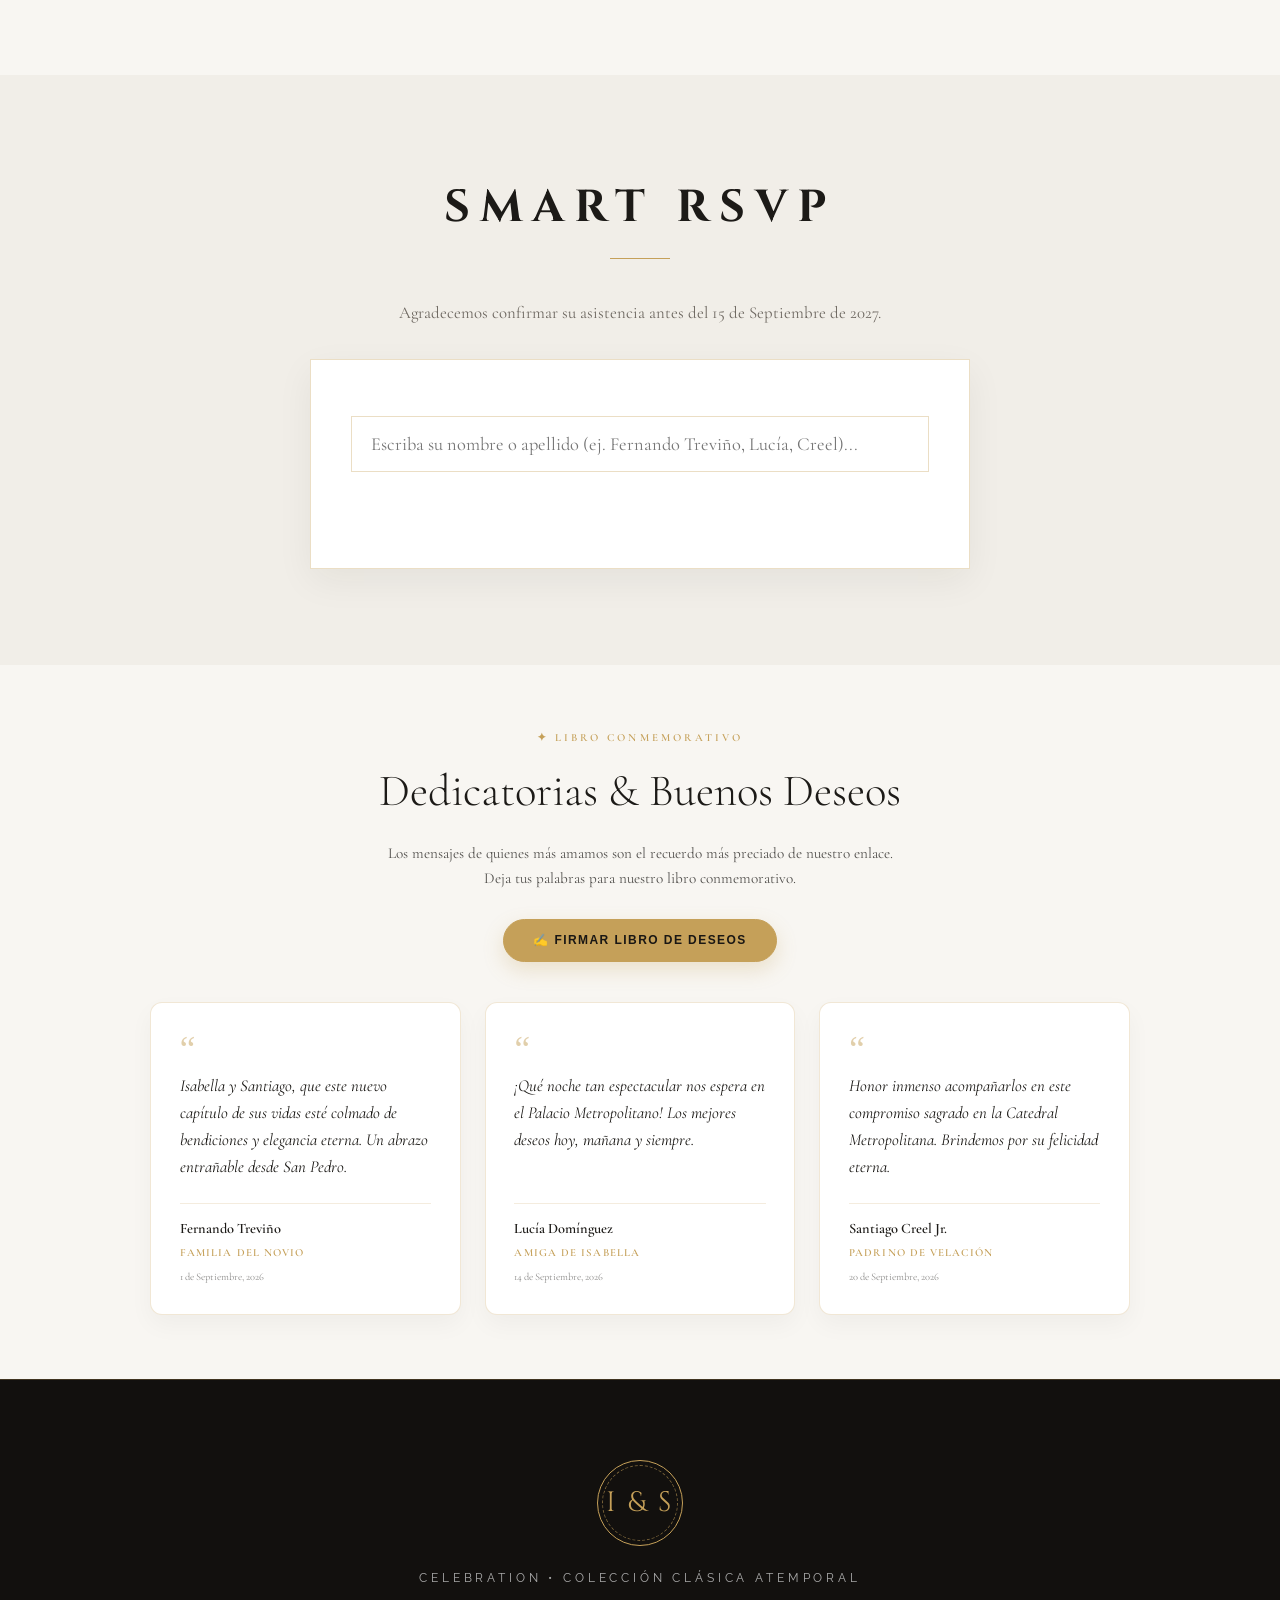
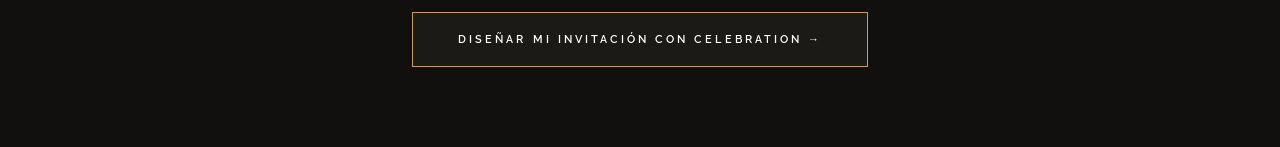
<file: demo-clasico.html>
<!DOCTYPE html>
<html lang="es-MX">
<head>
  <meta charset="UTF-8">
  <!-- Google Tag Manager -->
  <script>(function(w,d,s,l,i){w[l]=w[l]||[];w[l].push({'gtm.start':
  new Date().getTime(),event:'gtm.js'});var f=d.getElementsByTagName(s)[0],
  j=d.createElement(s),dl=l!='dataLayer'?'&l='+l:'';j.async=true;j.src=
  'https://www.googletagmanager.com/gtm.js?id='+i+dl;f.parentNode.insertBefore(j,f);
  })(window,document,'script','dataLayer','GTM-KD9P55XB');</script>
  <!-- End Google Tag Manager -->
<meta name="viewport" content="width=device-width, initial-scale=1.0">
  <title>Isabella &amp; Santiago — Invitación de Boda | CELEBRATION Clásico</title>
  <meta name="description" content="Invitación de boda de Isabella & Santiago en el Centro Histórico de la Ciudad de México. Colección Clásica Atemporal & Black Tie por CELEBRATION.">
  
  <!-- Open Graph / WhatsApp Rich Card Preview -->
  <link rel="canonical" href="https://thecelebration.com.mx/demo-clasico.html">
  <meta property="og:site_name" content="CELEBRATION">
  <meta property="og:title" content="Isabella &amp; Santiago — Invitación de Gala &amp; Black Tie">
  <meta property="og:description" content="Nos complace invitarle a celebrar nuestro enlace matrimonial el Sábado 10 de Octubre de 2026 en el Centro Histórico de la Ciudad de México. Misa Solemne en Catedral Metropolitana.">
  <meta property="og:type" content="website">
  <meta property="og:url" content="https://thecelebration.com.mx/demo-clasico.html">
  <meta property="og:image" content="https://thecelebration.com.mx/assets/images/og_demo_clasico.jpg">
  <meta property="og:image:secure_url" content="https://thecelebration.com.mx/assets/images/og_demo_clasico.jpg">
  <meta property="og:image:type" content="image/jpeg">
  <meta property="og:image:width" content="1200">
  <meta property="og:image:height" content="630">
  <meta property="og:image:alt" content="Isabella & Santiago — Gala & Black Tie">
  
  <!-- Twitter Cards -->
  <meta name="twitter:card" content="summary_large_image">
  <meta name="twitter:title" content="Isabella & Santiago — Gala & Black Tie">
  <meta name="twitter:description" content="Invitación privada de gala en San Pedro Garza García. Confirma tu asistencia.">
  <meta name="twitter:image" content="https://thecelebration.com.mx/assets/images/og_demo_clasico.jpg">
  <meta name="twitter:card" content="summary_large_image">
  <meta name="twitter:image" content="https://thecelebration.com.mx/assets/images/og_share_cover.jpg">

  <!-- Google Fonts -->
  <link rel="preconnect" href="https://fonts.googleapis.com">
  <link rel="preconnect" href="https://fonts.gstatic.com" crossorigin>
  <link href="https://fonts.googleapis.com/css2?family=Cinzel:wght@400;500;600;700&family=Cormorant+Garamond:ital,wght@0,300;0,400;0,500;1,300;1,400&family=Raleway:wght@300;400;500;600&family=Plus+Jakarta+Sans:wght@300;400;500&display=swap" rel="stylesheet">
  
  <link rel="stylesheet" href="concierge-ai.css">
  <link rel="stylesheet" href="smart-rsvp.css">
  <link rel="stylesheet" href="guestbook.css">

  <style>
    :root {
      --bg: #F8F6F2;
      --bg-dark: #1A1816;
      --card: #FFFFFF;
      --text: #1C1A17;
      --muted: #6E6861;
      --gold: #C5A059;
      --border: rgba(197, 160, 89, 0.35);
      
      --font-classic: 'Cinzel', serif;
      --font-serif: 'Cormorant Garamond', Georgia, serif;
      --font-sans: 'Raleway', sans-serif;
      --font-body: 'Plus Jakarta Sans', sans-serif;
    }

    *, *::before, *::after { box-sizing: border-box; margin: 0; padding: 0; }
    html { scroll-behavior: smooth; background: var(--bg); color: var(--text); }
    body { font-family: var(--font-serif); line-height: 1.65; overflow-x: hidden; }

    /* Top Notice Switcher */
        /* Top Selector Bar */
    .demo-bar {
      background: var(--bg-dark);
      color: #F7F5F0;
      font-family: var(--font-sans);
      font-size: 0.68rem;
      letter-spacing: 0.2em;
      text-transform: uppercase;
      padding: 0.75rem 1.4rem;
      display: flex;
      justify-content: space-between;
      align-items: center;
      position: sticky;
      top: 0;
      z-index: 200;
      border-bottom: 1px solid rgba(197, 160, 89, 0.25);
      width: 100%;
      max-width: 100vw;
      box-sizing: border-box;
    }
    .demo-bar-left { display: flex; align-items: center; gap: 0.6rem; font-weight: 500; }
    .demo-bar-left strong { color: var(--gold); letter-spacing: 0.22em; }
    .demo-bar-nav {
      display: flex;
      align-items: center;
      gap: 1.2rem;
      overflow-x: auto;
      white-space: nowrap;
      -webkit-overflow-scrolling: touch;
      scrollbar-width: none;
      max-width: 100%;
    }
    .demo-bar-nav::-webkit-scrollbar { display: none; }
    .demo-bar-nav a {
      color: #CCC7BC;
      text-decoration: none;
      transition: color 0.2s;
      font-size: 0.64rem;
      flex-shrink: 0;
    }
    .demo-bar-nav a:hover, .demo-bar-nav a.active {
      color: var(--gold);
      text-decoration: underline;
    }
    .demo-bar-back {
      color: #FFF !important;
      background: rgba(197, 160, 89, 0.2);
      padding: 0.3rem 0.8rem;
      border-radius: 20px;
      border: 1px solid rgba(197, 160, 89, 0.4);
      flex-shrink: 0;
    }

    /* Sub Navigation */
    .wedding-nav {
      background: rgba(248, 246, 242, 0.95);
      backdrop-filter: blur(10px);
      border-bottom: 1px solid var(--border);
      padding: 0.85rem 1.2rem;
      display: flex;
      justify-content: flex-start;
      gap: 1.8rem;
      position: sticky;
      top: 33px;
      z-index: 100;
      overflow-x: auto;
      white-space: nowrap;
      -webkit-overflow-scrolling: touch;
      scrollbar-width: none;
      width: 100%;
      max-width: 100vw;
      box-sizing: border-box;
    }
    .wedding-nav::-webkit-scrollbar { display: none; }
    .wedding-nav a {
      font-family: var(--font-sans);
      font-size: 0.68rem;
      font-weight: 500;
      letter-spacing: 0.2em;
      text-transform: uppercase;
      color: var(--muted);
      text-decoration: none;
      transition: color 0.2s;
      flex-shrink: 0;
    }
    .wedding-nav a:hover { color: var(--gold); }

    @media (max-width: 680px) {
      .demo-bar {
        flex-direction: column;
        align-items: stretch;
        padding: 0.55rem 0.85rem;
        gap: 0.45rem;
      }
      .demo-bar-left {
        justify-content: space-between;
        font-size: 0.58rem;
        width: 100%;
      }
      .demo-bar-nav {
        gap: 0.8rem;
        width: 100%;
        padding-bottom: 2px;
      }
      .wedding-nav {
        top: 68px;
        padding: 0.75rem 0.85rem;
        gap: 1.2rem;
      }
      .countdown-card {
        padding: 0.85rem 1.1rem !important;
        gap: 1.1rem !important;
        max-width: calc(100vw - 2rem) !important;
      }
      .countdown-num {
        font-size: 1.55rem !important;
      }
      .countdown-lbl {
        font-size: 0.52rem !important;
        letter-spacing: 0.14em !important;
      }
      .hero-names {
        font-size: clamp(2rem, 7.5vw, 3.8rem) !important;
      }
    }

    /* Monogram */
    .monogram-crest {
      width: 86px;
      height: 86px;
      border: 1px solid var(--gold);
      border-radius: 50%;
      display: flex;
      align-items: center;
      justify-content: center;
      margin: 0 auto 1.8rem;
      font-family: var(--font-classic);
      font-size: 1.75rem;
      letter-spacing: 0.1em;
      color: var(--gold);
      position: relative;
    }
    .monogram-crest::before {
      content: '';
      position: absolute;
      inset: 4px;
      border: 1px dashed var(--gold);
      border-radius: 50%;
      opacity: 0.6;
    }

    /* Hero */
    .hero {
      min-height: 88vh;
      display: flex;
      flex-direction: column;
      align-items: center;
      justify-content: center;
      text-align: center;
      padding: 5rem 1.5rem;
      background: radial-gradient(circle, rgba(248,246,242,0.96) 20%, rgba(235,231,223,0.9) 100%), url('assets/images/estilo_clasico.jpg') center/cover no-repeat;
    }

    .hero-eyebrow {
      font-family: var(--font-sans);
      font-size: 0.72rem;
      letter-spacing: 0.4em;
      text-transform: uppercase;
      color: var(--gold);
      margin-bottom: 1rem;
      font-weight: 600;
    }

    .hero-names {
      font-family: var(--font-classic);
      font-size: clamp(2.4rem, 6.5vw, 4.8rem);
      font-weight: 400;
      letter-spacing: 0.18em;
      color: var(--text);
      line-height: 1.15;
      text-transform: uppercase;
      margin-bottom: 1.5rem;
    }

    .hero-date {
      font-family: var(--font-serif);
      font-size: clamp(1.2rem, 3.5vw, 1.6rem);
      font-weight: 300;
      letter-spacing: 0.22em;
      text-transform: uppercase;
      color: var(--muted);
      margin-bottom: 2.5rem;
    }

    /* Countdown Card */
    .countdown-card {
      background: rgba(255, 255, 255, 0.95);
      border: 1px solid var(--border);
      padding: 1.8rem 3rem;
      display: flex;
      gap: 2.2rem;
      align-items: center;
      box-shadow: 0 10px 30px rgba(28, 26, 23, 0.05);
      margin-bottom: 2rem;
    }
    .countdown-item { display: flex; flex-direction: column; align-items: center; }
    .countdown-num { font-family: var(--font-classic); font-size: 2rem; color: var(--text); }
    .countdown-lbl { font-family: var(--font-sans); font-size: 0.58rem; letter-spacing: 0.2em; text-transform: uppercase; color: var(--muted); }

    /* Sections */
    .section {
      padding: 6rem 1.5rem;
      max-width: 960px;
      margin: 0 auto;
      text-align: center;
    }

    .sec-title {
      font-family: var(--font-classic);
      font-size: clamp(1.8rem, 5vw, 2.8rem);
      letter-spacing: 0.22em;
      text-transform: uppercase;
      color: var(--text);
      margin-bottom: 0.8rem;
    }

    .sec-divider {
      width: 60px;
      height: 1px;
      background: var(--gold);
      margin: 0 auto 2.5rem;
    }

    /* Itinerary */
    .itinerary-grid {
      display: grid;
      grid-template-columns: 1fr;
      gap: 2.5rem;
      margin-top: 2rem;
    }
    @media (min-width: 720px) {
      .itinerary-grid { grid-template-columns: 1fr 1fr; }
    }

    .event-card {
      background: #FFFFFF;
      border: 1px solid var(--border);
      padding: 3.5rem 2.2rem;
      display: flex;
      flex-direction: column;
      align-items: center;
      gap: 1.2rem;
      box-shadow: 0 10px 30px rgba(28, 26, 23, 0.04);
    }

    .event-time {
      font-family: var(--font-sans);
      font-size: 0.68rem;
      font-weight: 600;
      letter-spacing: 0.25em;
      color: var(--gold);
      text-transform: uppercase;
    }

    .event-name {
      font-family: var(--font-classic);
      font-size: 1.5rem;
      letter-spacing: 0.12em;
      text-transform: uppercase;
    }

    /* Dress Code */
    .dresscode-box {
      background: #1C1A17;
      color: #F7F5F0;
      padding: 4.5rem 2.5rem;
      margin: 4rem auto 0;
      max-width: 780px;
      border: 1px solid rgba(197, 160, 89, 0.45);
      box-shadow: 0 16px 40px rgba(0,0,0,0.18);
    }
    .dresscode-title {
      font-family: var(--font-classic);
      font-size: 1.85rem;
      letter-spacing: 0.2em;
      color: var(--gold);
      margin-bottom: 1rem;
      text-transform: uppercase;
    }

    /* Hotels Grid */
    .hotels-grid {
      display: grid;
      grid-template-columns: repeat(auto-fit, minmax(280px, 1fr));
      gap: 2rem;
      margin-top: 2.5rem;
    }
    .hotel-card {
      background: #FFFFFF;
      border: 1px solid var(--border);
      padding: 2.5rem 2rem;
      text-align: center;
    }

    /* Smart RSVP Box */
    .rsvp-box {
      background: #FFFFFF;
      border: 1px solid var(--border);
      padding: 3.5rem 2.5rem;
      max-width: 660px;
      margin: 0 auto;
      box-shadow: 0 12px 35px rgba(28, 26, 23, 0.06);
    }
    .rsvp-input {
      width: 100%;
      padding: 1rem 1.2rem;
      border: 1px solid var(--border);
      font-family: var(--font-serif);
      font-size: 1.15rem;
      outline: none;
      margin-bottom: 1.5rem;
    }

    /* Buttons */
    .btn-gold {
      display: inline-flex;
      align-items: center;
      justify-content: center;
      background: var(--text);
      color: #FFF;
      padding: 1.1rem 2.8rem;
      border-radius: 0;
      font-family: var(--font-sans);
      font-size: 0.68rem;
      font-weight: 600;
      letter-spacing: 0.28em;
      text-transform: uppercase;
      border: 1px solid var(--gold);
      text-decoration: none;
      transition: all 0.3s;
      cursor: pointer;
    }
    .btn-gold:hover {
      background: var(--gold);
      color: var(--text);
    }

    /* Footer */
    footer {
      background: #12100E;
      color: #E8E4DC;
      padding: 5rem 1.5rem;
      text-align: center;
      border-top: 1px solid rgba(197, 160, 89, 0.25);
    }
  </style>
</head>
<body>

    <!-- Google Tag Manager (noscript) -->
  <noscript><iframe src="https://www.googletagmanager.com/ns.html?id=GTM-KD9P55XB"
  height="0" width="0" style="display:none;visibility:hidden"></iframe></noscript>
  <!-- End Google Tag Manager (noscript) -->
<!-- Demo Top Bar Switcher -->
  <aside class="demo-bar">
    <div class="demo-bar-left">
      <span>✦ DEMO OFICIAL:</span>
      <strong>Colección Clásica &amp; Black Tie (#ISA-2026)</strong>
    </div>
    <div class="demo-bar-nav">
      <a href="demo-romantico.html">1. Romántico (San Miguel)</a>
      <a href="demo-clasico.html" class="active">2. Clásico (CDMX)</a>
      <a href="demo-editorial.html">3. Editorial (Los Cabos)</a>
      <a href="planner.html?folio=ISA-2026" title="Gestionar invitados en el Wedding Planner Portal">📋 Planner</a>
      <a href="index.html" class="demo-bar-back">← Atelier CELEBRATION</a>
    </div>
  </aside>

  <!-- Sticky In-Page Navigation -->
  <nav class="wedding-nav" aria-label="Navegación de la boda">
    <a href="#ceremonia">Ceremonia &amp; Recepción</a>
    <a href="#dresscode">Dress Code</a>
    <a href="#hospedaje">Hospedaje</a>
    <a href="#regalos">Mesa de Regalos</a>
    <a href="#rsvp">Smart RSVP</a>
  </nav>

  <!-- Hero Section -->
  <header class="hero">
    <div class="monogram-crest">I &amp; S</div>
    <span class="hero-eyebrow">Con la bendición de Dios y de nuestros padres</span>
    <h1 class="hero-names">Isabella &amp; Santiago</h1>
    <p class="hero-date">Sábado 9 de Octubre de 2027 • Centro Histórico, Ciudad de México</p>

    <div class="countdown-card" id="demoCountdown">
      <div class="countdown-item">
        <span class="countdown-num" id="dDays">35</span>
        <span class="countdown-lbl">Días</span>
      </div>
      <div class="countdown-item">
        <span class="countdown-num" id="dHours">18</span>
        <span class="countdown-lbl">Horas</span>
      </div>
      <div class="countdown-item">
        <span class="countdown-num" id="dMins">20</span>
        <span class="countdown-lbl">Minutos</span>
      </div>
      <div class="countdown-item">
        <span class="countdown-num" id="dSecs">00</span>
        <span class="countdown-lbl">Segundos</span>
      </div>
    </div>

    <a href="#rsvp" class="btn-gold">Confirmar Asistencia →</a>
  </header>

  <!-- Ceremonia & Recepción -->
  <section class="section" id="ceremonia">
    <h2 class="sec-title">Ceremonia &amp; Recepción</h2>
    <div class="sec-divider"></div>
    <p style="max-width:640px; margin:0 auto; color:var(--muted); font-size:1.1rem; font-style:italic;">
      “Tenemos el honor de invitarle a ser partícipe de la unión matrimonial de nuestras vidas, celebrando con solemnidad y regocijo este enlace sagrado.”
    </p>

    <div class="itinerary-grid">
      <div class="event-card">
        <span class="event-time">17:00 Horas • Misa Solemne</span>
        <h3 class="event-name">Catedral Metropolitana</h3>
        <p style="color:var(--muted); font-size:1.05rem;">Plaza de la Constitución S/N, Centro Histórico<br>Altar Mayor • Ciudad de México</p>
        <a href="https://maps.google.com/?q=Catedral+Metropolitana+CDMX" target="_blank" class="btn-gold" style="padding:0.7rem 1.6rem; font-size:0.62rem;" rel="noopener">Cómo Llegar (Maps) ↗</a>
      </div>

      <div class="event-card">
        <span class="event-time">19:30 Horas • Recepción &amp; Cena</span>
        <h3 class="event-name">Palacio Metropolitano</h3>
        <p style="color:var(--muted); font-size:1.05rem;">Calle de Tacuba 15, Centro Histórico<br>Cóctel Imperial, Banquete de Gala &amp; Baile</p>
        <a href="https://maps.google.com/?q=Palacio+Metropolitano+Tacuba" target="_blank" class="btn-gold" style="padding:0.7rem 1.6rem; font-size:0.62rem;" rel="noopener">Cómo Llegar (Maps) ↗</a>
      </div>
    </div>

    <!-- Dress Code -->
    <div class="dresscode-box" id="dresscode">
      <h3 class="dresscode-title">Rigurosa Etiqueta • Black Tie</h3>
      <p style="font-size:1.1rem; font-style:italic; line-height:1.8; color:#D4CFC7; margin-bottom:1.5rem;">
        Caballeros: Esmoquin formal de gala en color negro con camisa de cuello de pajarita y corbatín de lazo negro.<br><br>
        Damas: Vestido largo de noche riguroso. Agradecemos reservar los tonos blanco, marfil y perla para la novia.
      </p>
      <span style="font-family:var(--font-sans); font-size:0.65rem; letter-spacing:0.25em; text-transform:uppercase; color:var(--gold);">Evento de Gala Exclusivo para Adultos</span>
    </div>
  </section>

  <!-- Hospedaje -->
  <section class="section" id="hospedaje" style="background:rgba(235,231,223,0.4); max-width:100%; padding-left:2rem; padding-right:2rem;">
    <div style="max-width:960px; margin:0 auto;">
      <h2 class="sec-title">Hospedaje</h2>
      <div class="sec-divider"></div>
      <p style="color:var(--muted); font-size:1.05rem;">Convenios especiales en el primer cuadro de la ciudad:</p>

      <div class="hotels-grid">
        <div class="hotel-card">
          <h4 style="font-family:var(--font-classic); font-size:1.35rem; margin-bottom:0.5rem;">Gran Hotel de la CDMX</h4>
          <p style="color:var(--gold); font-size:0.68rem; letter-spacing:0.18em; text-transform:uppercase; font-family:var(--font-sans); margin-bottom:0.8rem;">Código: ISASANT</p>
          <p style="color:var(--muted); font-size:0.95rem; margin-bottom:1.2rem;">Frente al Zócalo Capitalino</p>
          <a href="https://maps.google.com" target="_blank" class="btn-gold" style="padding:0.65rem 1.4rem; font-size:0.6rem;" rel="noopener">Reservar ↗</a>
        </div>

        <div class="hotel-card">
          <h4 style="font-family:var(--font-classic); font-size:1.35rem; margin-bottom:0.5rem;">Downtown México</h4>
          <p style="color:var(--gold); font-size:0.68rem; letter-spacing:0.18em; text-transform:uppercase; font-family:var(--font-sans); margin-bottom:0.8rem;">Código: CELEBRATION-ISA</p>
          <p style="color:var(--muted); font-size:0.95rem; margin-bottom:1.2rem;">Isabel La Católica 30, Centro</p>
          <a href="https://maps.google.com" target="_blank" class="btn-gold" style="padding:0.65rem 1.4rem; font-size:0.6rem;" rel="noopener">Reservar ↗</a>
        </div>
      </div>
    </div>
  </section>

  <!-- Mesa de Regalos -->
  <section class="section" id="regalos">
    <h2 class="sec-title">Mesa de Regalos</h2>
    <div class="sec-divider"></div>
    <div style="display:grid; grid-template-columns:repeat(auto-fit, minmax(260px, 1fr)); gap:2rem; margin-top:2rem;">
      <div style="background:#FFF; padding:2.5rem 2rem; border:1px solid var(--border);">
        <h4 style="font-family:var(--font-classic); font-size:1.3rem; margin-bottom:0.4rem;">El Palacio de Hierro</h4>
        <p style="color:var(--muted); font-size:0.95rem; margin-bottom:1rem;">Evento: ISA-SANT-26</p>
        <a href="https://www.elpalaciodehierro.com" target="_blank" class="btn-gold" style="padding:0.6rem 1.2rem; font-size:0.6rem;" rel="noopener">Ir a Palacio ↗</a>
      </div>

      <div style="background:#FFF; padding:2.5rem 2rem; border:1px solid var(--border);">
        <h4 style="font-family:var(--font-classic); font-size:1.3rem; margin-bottom:0.4rem;">Liverpool</h4>
        <p style="color:var(--muted); font-size:0.95rem; margin-bottom:1rem;">Evento: #38928471</p>
        <a href="https://www.liverpool.com.mx" target="_blank" class="btn-gold" style="padding:0.6rem 1.2rem; font-size:0.6rem;" rel="noopener">Ir a Liverpool ↗</a>
      </div>

      <div style="background:#FFF; padding:2.5rem 2rem; border:1px solid var(--border);">
        <h4 style="font-family:var(--font-classic); font-size:1.3rem; margin-bottom:0.4rem;">Transferencia Bancaria</h4>
        <p style="color:var(--muted); font-size:0.95rem; margin-bottom:1rem;">Banorte: 072180002938471625</p>
        <button class="btn-gold" style="padding:0.6rem 1.2rem; font-size:0.6rem;" onclick="navigator.clipboard.writeText('072180002938471625'); alert('Cuenta CLABE copiada al portapapeles.');">Copiar CLABE</button>
      </div>
    </div>
  </section>

  <!-- Smart RSVP Demo -->
  <section class="section" id="rsvp" style="background:rgba(235,231,223,0.5); max-width:100%; padding-left:2rem; padding-right:2rem;">
    <div style="max-width:680px; margin:0 auto;">
      <h2 class="sec-title">Smart RSVP</h2>
      <div class="sec-divider"></div>
      <p style="color:var(--muted); font-size:1.05rem; margin-bottom:2rem;">
        Agradecemos confirmar su asistencia antes del 15 de Septiembre de 2027.
      </p>

      <div class="rsvp-box">
        <div class="smart-rsvp-wrap" style="position:relative; margin-bottom:1rem;">
          <input type="text" id="guestInputClasico" class="rsvp-input" placeholder="Escriba su nombre o apellido (ej. Fernando Treviño, Lucía, Creel)..." autocomplete="off">
          <div id="dropdownClasico" class="smart-rsvp-dropdown"></div>
        </div>

        <div id="resultClasico" style="display:none; margin-top:1.5rem; text-align:left;"></div>
      </div>
    </div>
  </section>

  <!-- Libro de Firmas Digital -->
  <div id="guestbookSection"></div>

  <!-- Footer -->
  <footer>
    <div class="monogram-crest" style="margin-bottom:1.4rem;">I &amp; S</div>
    <p style="font-family:var(--font-sans); font-size:0.75rem; letter-spacing:0.32em; text-transform:uppercase; color:#AAA; margin-bottom:1.5rem;">CELEBRATION • Colección Clásica Atemporal</p>
    <a href="index.html" class="btn-gold">Diseñar mi invitación con CELEBRATION →</a>
  </footer>

  <script>
    // Live countdown to Oct 9, 2027 (CDMX Ceremony)
    function getClasicoTarget() {
      let d = new Date('2027-10-09T17:00:00');
      const now = new Date();
      while (d.getTime() <= now.getTime()) {
        d.setFullYear(d.getFullYear() + 1);
      }
      return d.getTime();
    }
    const target = getClasicoTarget();
    function tick() {
      const now = Date.now();
      let diff = target - now;
      if (diff < 0) diff = 0;
      const days = Math.floor(diff / (1000 * 60 * 60 * 24));
      const hours = Math.floor((diff % (1000 * 60 * 60 * 24)) / (1000 * 60 * 60));
      const mins = Math.floor((diff % (1000 * 60 * 60)) / (1000 * 60));
      const secs = Math.floor((diff % (1000 * 60)) / 1000);

      const elD = document.getElementById('dDays');
      const elH = document.getElementById('dHours');
      const elM = document.getElementById('dMins');
      const elS = document.getElementById('dSecs');

      if (elD) elD.textContent = String(days);
      if (elH) elH.textContent = String(hours).padStart(2, '0');
      if (elM) elM.textContent = String(mins).padStart(2, '0');
      if (elS) elS.textContent = String(secs).padStart(2, '0');
    }
    tick();
    setInterval(tick, 1000);
  </script>

  <!-- Smart RSVP Engine & Digital Guestbook Modules -->
  <script type="module">
    import { SmartRSVPEngine } from './smart-rsvp.js';
    import { DigitalGuestbook } from './guestbook.js';

    // Initialize Smart RSVP with Autocomplete & Bi-directional Storage Sync
    new SmartRSVPEngine({
      folio: 'ISA-2026',
      inputId: 'guestInputClasico',
      dropdownId: 'dropdownClasico',
      resultBoxId: 'resultClasico',
      theme: 'light'
    });

    // Initialize Digital Guestbook
    new DigitalGuestbook({
      folio: 'ISA-2026',
      containerId: 'guestbookSection',
      theme: 'light'
    });
  </script>

  <!-- Concierge AI Module -->
  <script type="module" src="concierge-ai.js"></script>
</body>
</html>
</file>
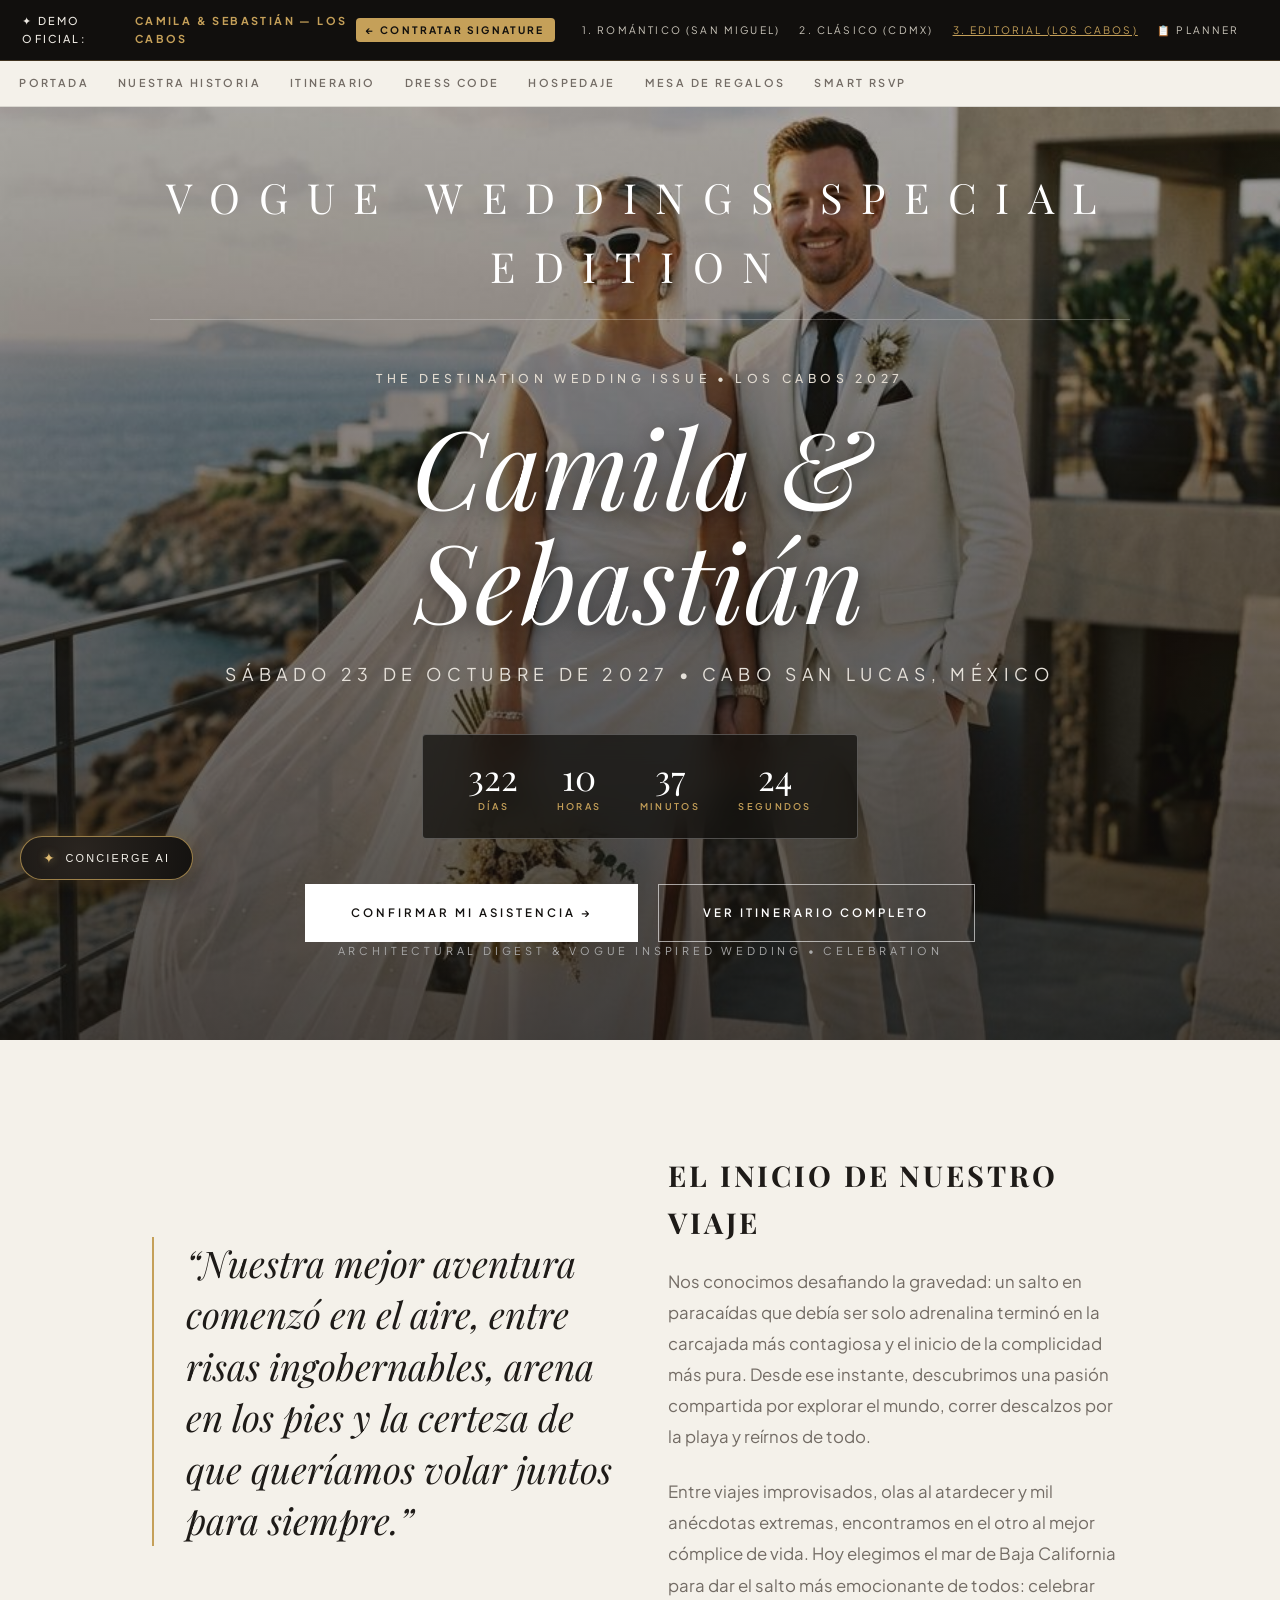
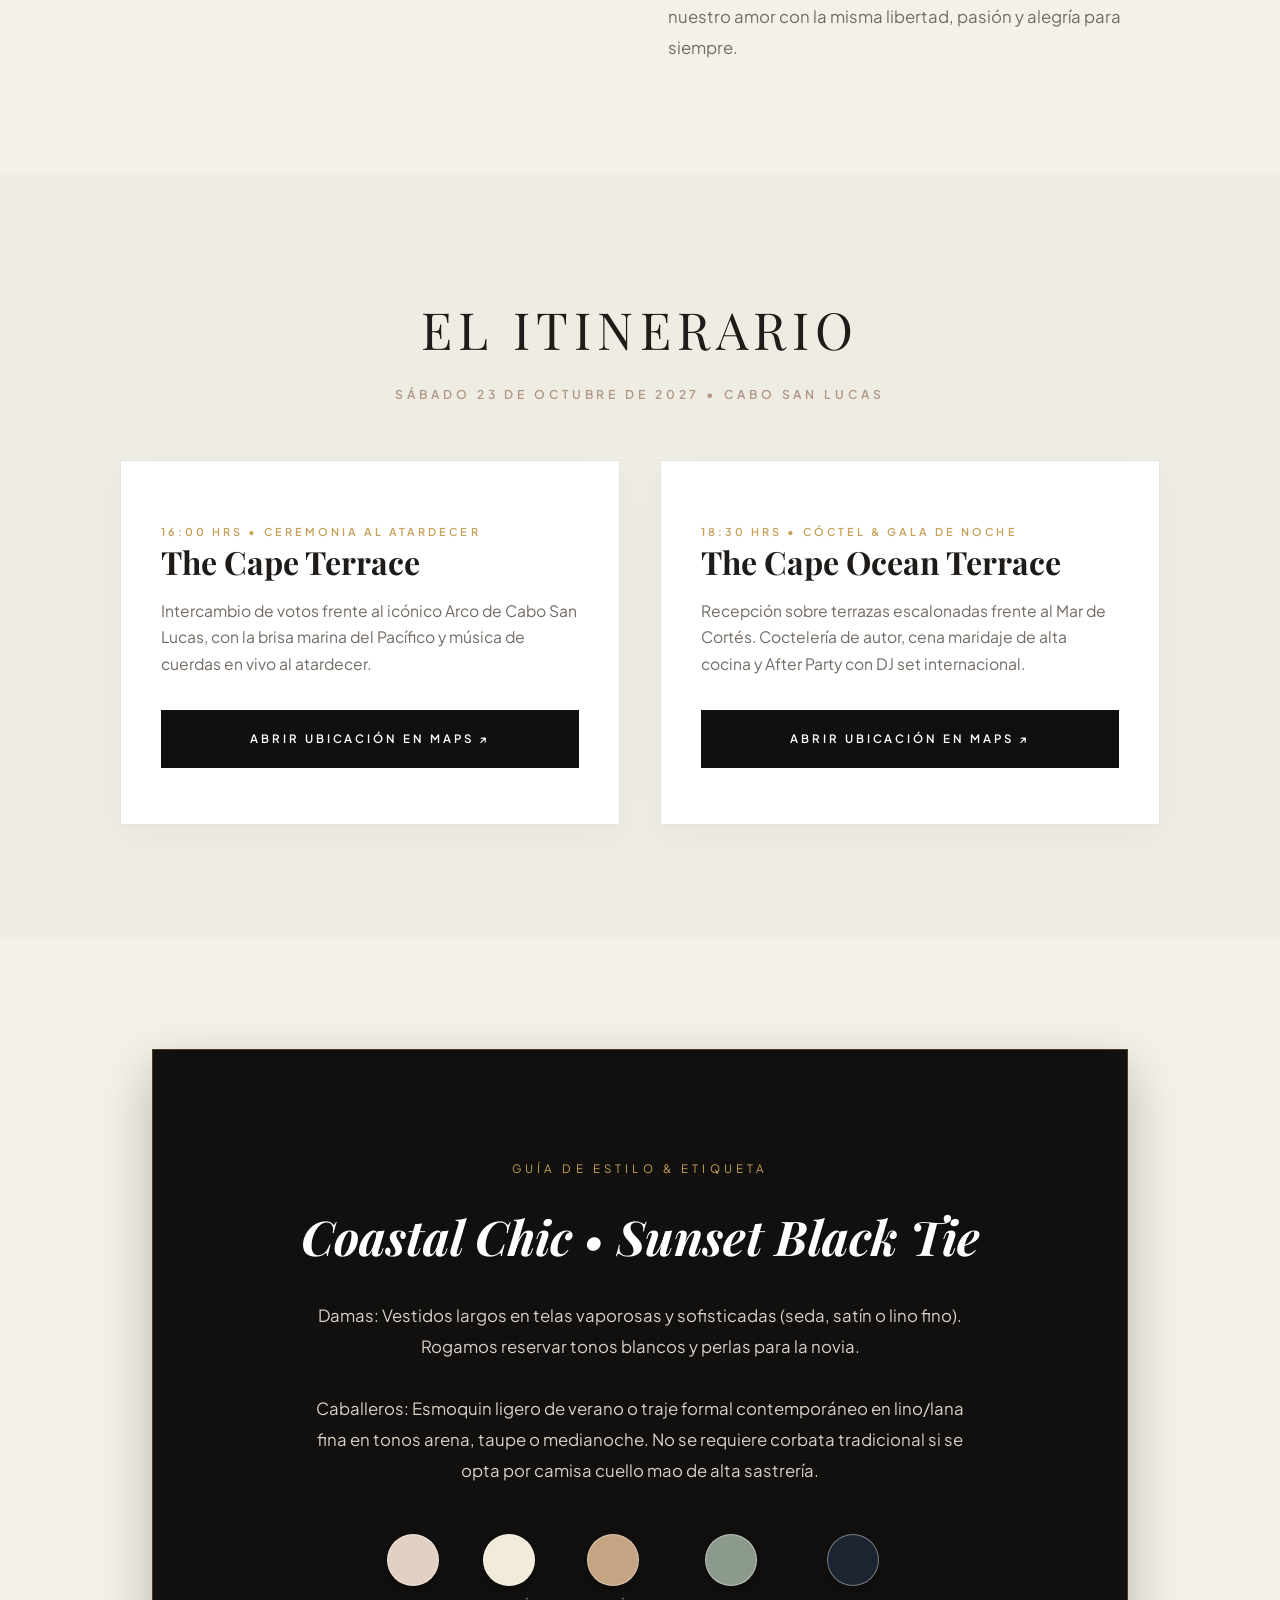
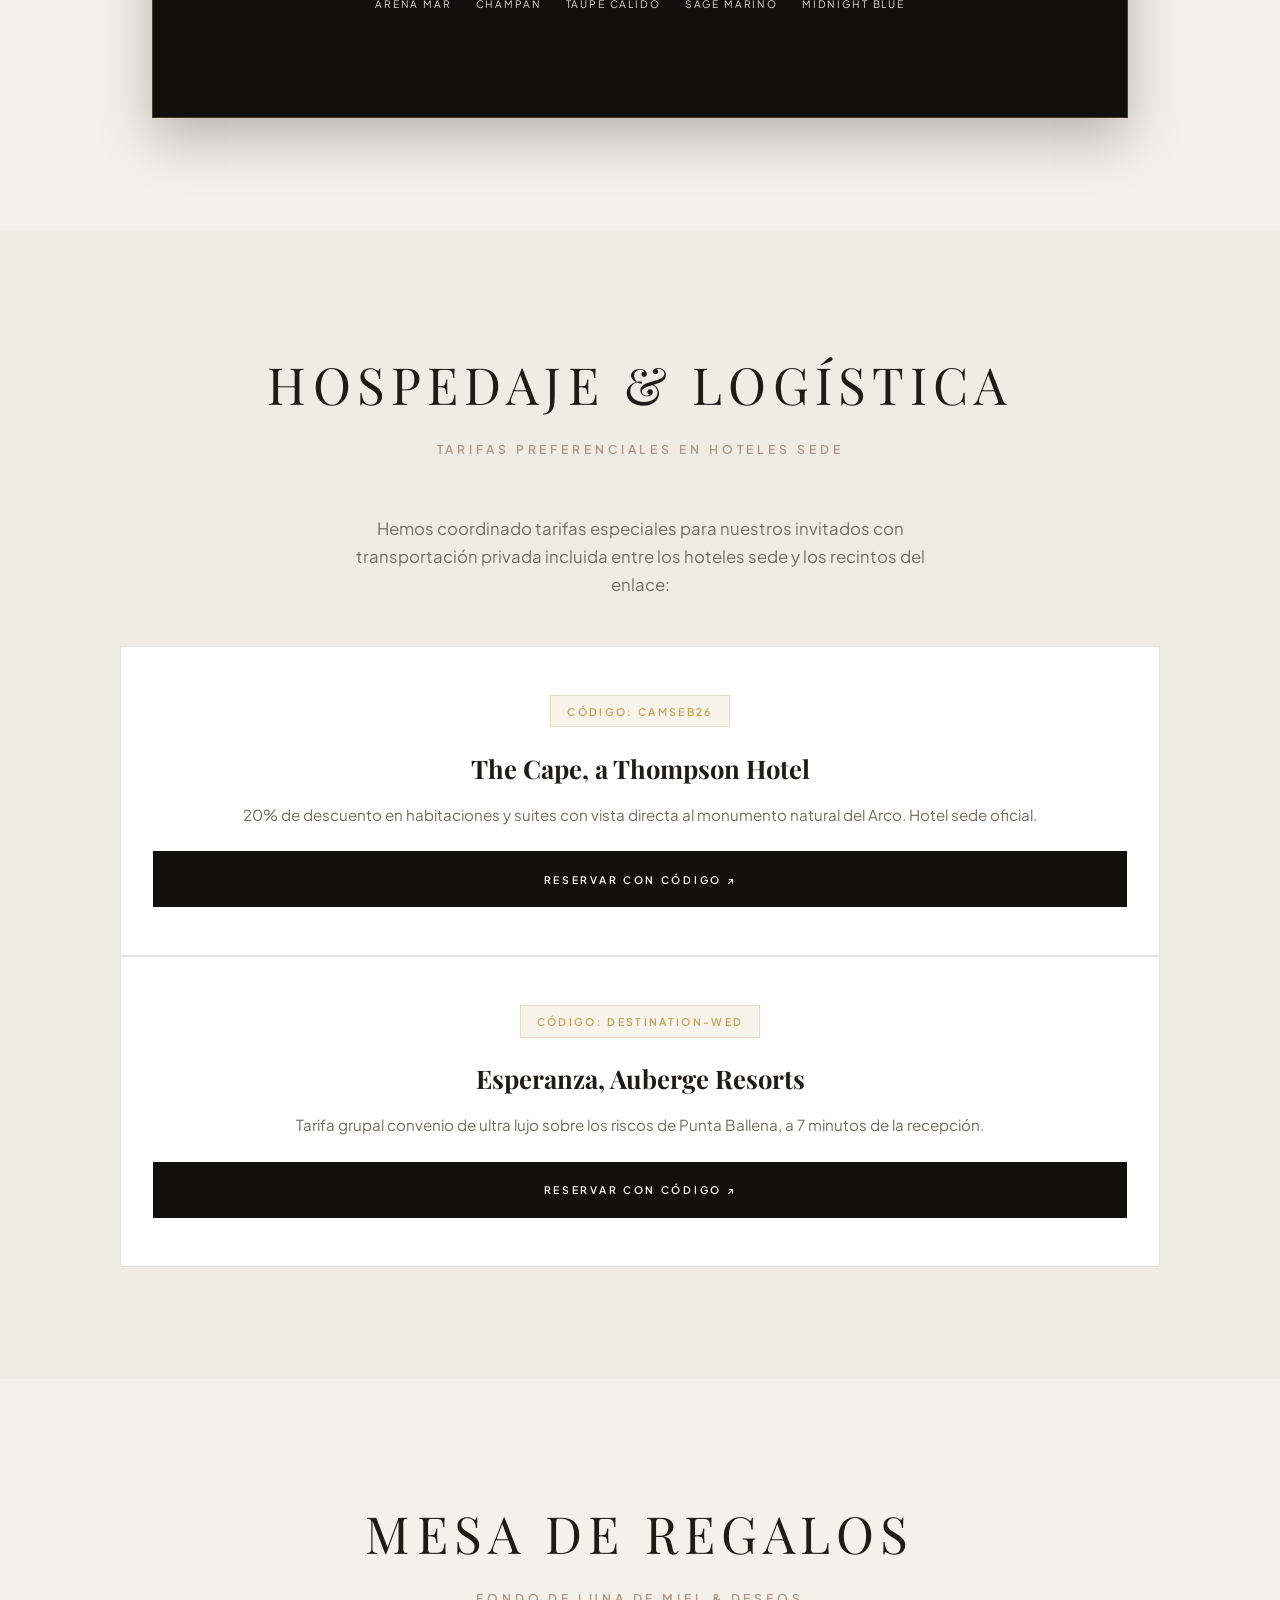
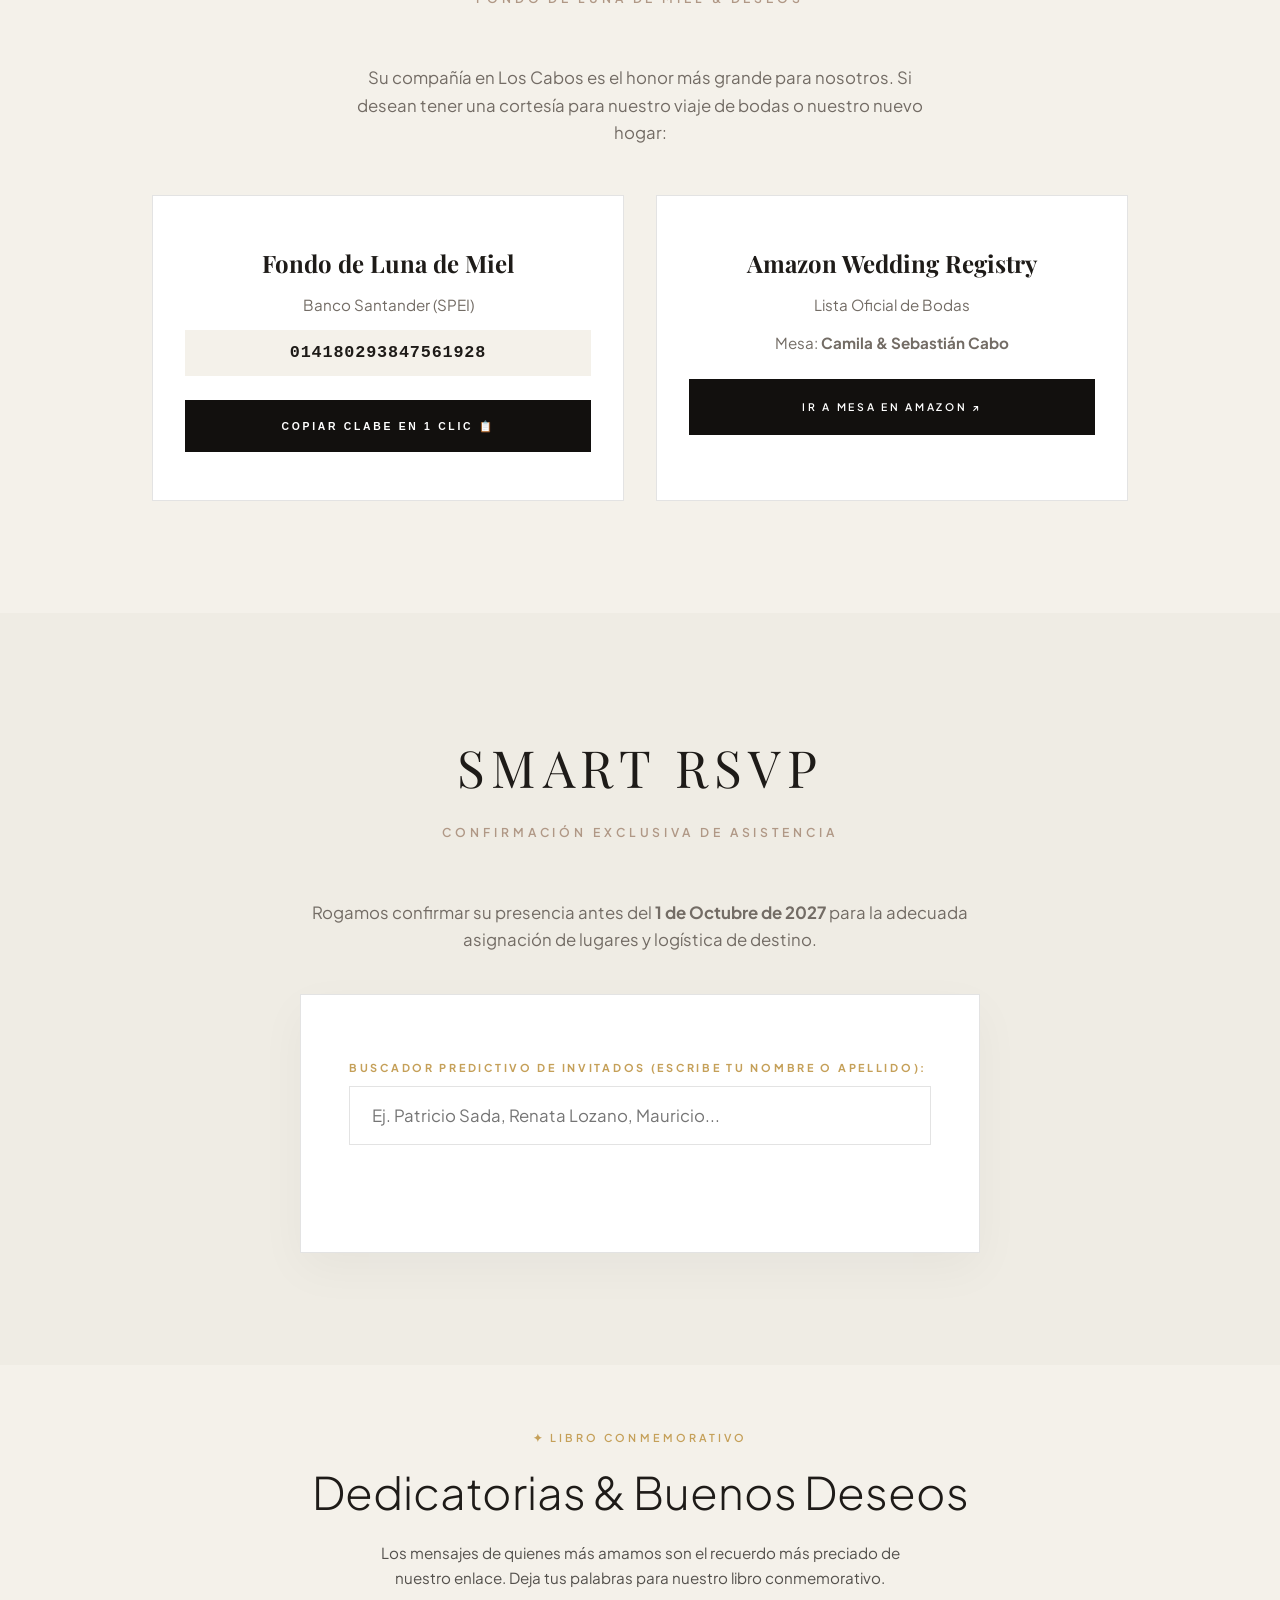
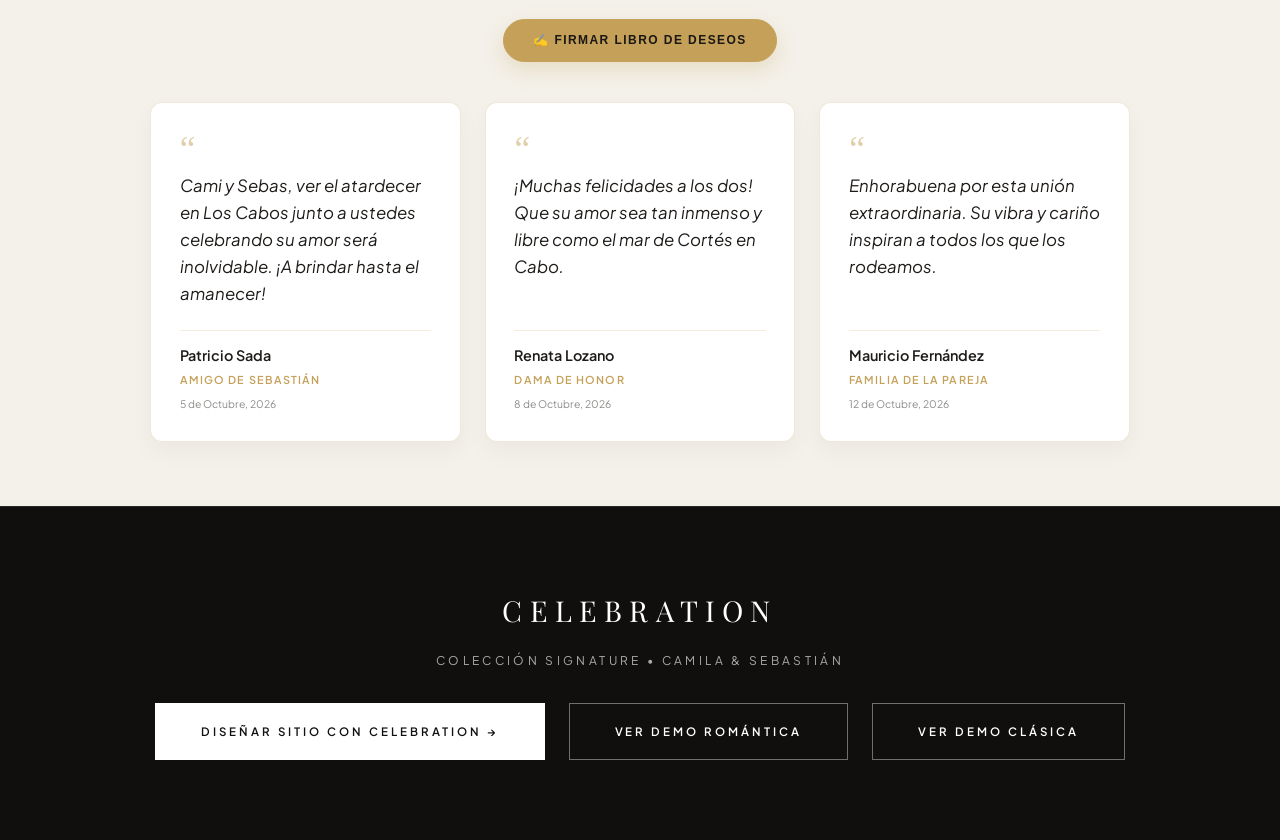
<file: demo-editorial.html>
<!DOCTYPE html>
<html lang="es-MX">
<head>
  <meta charset="UTF-8">
  <!-- Google Tag Manager -->
  <script>(function(w,d,s,l,i){w[l]=w[l]||[];w[l].push({'gtm.start':
  new Date().getTime(),event:'gtm.js'});var f=d.getElementsByTagName(s)[0],
  j=d.createElement(s),dl=l!='dataLayer'?'&l='+l:'';j.async=true;j.src=
  'https://www.googletagmanager.com/gtm.js?id='+i+dl;f.parentNode.insertBefore(j,f);
  })(window,document,'script','dataLayer','GTM-KD9P55XB');</script>
  <!-- End Google Tag Manager -->
<meta name="viewport" content="width=device-width, initial-scale=1.0">
  <title>Camila &amp; Sebastián — Vogue Weddings Edition | CELEBRATION Demo</title>
  <meta name="description" content="Invitación web de boda editorial y de ultra lujo de Camila & Sebastián en Los Cabos. Colección Signature por CELEBRATION.">
  
  <!-- Open Graph / WhatsApp Rich Card Preview -->
  <link rel="canonical" href="https://thecelebration.com.mx/demo-editorial.html">
  <meta property="og:site_name" content="CELEBRATION">
  <meta property="og:title" content="Camila &amp; Sebastián — Vogue Weddings Edition en Los Cabos">
  <meta property="og:description" content="Celebra con nosotros este Sábado 23 de Octubre de 2027 frente al Mar de Cortés. Ceremonia y cena de gala en The Cape Terrace frente al Mar de Cortés.">
  <meta property="og:type" content="website">
  <meta property="og:url" content="https://thecelebration.com.mx/demo-editorial.html">
  <meta property="og:image" content="https://thecelebration.com.mx/assets/images/og_demo_editorial.jpg">
  <meta property="og:image:secure_url" content="https://thecelebration.com.mx/assets/images/og_demo_editorial.jpg">
  <meta property="og:image:type" content="image/jpeg">
  <meta property="og:image:width" content="1200">
  <meta property="og:image:height" content="630">
  <meta property="og:image:alt" content="Camila & Sebastián — Vogue Weddings Edition en Los Cabos">
  
  <!-- Twitter Cards -->
  <meta name="twitter:card" content="summary_large_image">
  <meta name="twitter:title" content="Camila & Sebastián — Vogue Weddings Edition">
  <meta name="twitter:description" content="Celebración de destino en Los Cabos. Pases VIP, código de vestimenta y confirmación digital.">
  <meta name="twitter:image" content="https://thecelebration.com.mx/assets/images/og_demo_editorial.jpg">
  <meta name="twitter:card" content="summary_large_image">
  <meta name="twitter:image" content="https://thecelebration.com.mx/assets/images/og_share_cover.jpg">

  <!-- Google Fonts -->
  <link rel="preconnect" href="https://fonts.googleapis.com">
  <link rel="preconnect" href="https://fonts.gstatic.com" crossorigin>
  <link href="https://fonts.googleapis.com/css2?family=Playfair+Display:ital,wght@0,400;0,500;0,600;0,700;1,400;1,600&family=Plus+Jakarta+Sans:wght@300;400;500;600;700&family=Pinyon+Script&display=swap" rel="stylesheet">
  
  <link rel="stylesheet" href="concierge-ai.css">
  <link rel="stylesheet" href="smart-rsvp.css">
  <link rel="stylesheet" href="guestbook.css">

  <style>
    :root {
      --bg: #F4F1EA;
      --bg-dark: #12100E;
      --card: #FFFFFF;
      --text: #1E1B18;
      --text-light: #F7F5F0;
      --muted: #736C65;
      --accent: #B09886;
      --accent-gold: #C5A059;
      --border: rgba(30, 27, 24, 0.12);
      
      --font-display: 'Playfair Display', Georgia, serif;
      --font-script: 'Pinyon Script', cursive;
      --font-body: 'Plus Jakarta Sans', sans-serif;
    }

    *, *::before, *::after { box-sizing: border-box; margin: 0; padding: 0; }
    html { scroll-behavior: smooth; background: var(--bg); color: var(--text); }
    body { font-family: var(--font-body); line-height: 1.65; overflow-x: hidden; }

    /* Top Selector Bar */
    .demo-bar {
      background: #110F0D;
      color: #ECE8E1;
      font-size: 0.68rem;
      letter-spacing: 0.2em;
      text-transform: uppercase;
      padding: 0.75rem 1.4rem;
      display: flex;
      justify-content: space-between;
      align-items: center;
      position: sticky;
      top: 0;
      z-index: 200;
      border-bottom: 1px solid rgba(197, 160, 89, 0.25);
      width: 100%;
      max-width: 100vw;
      box-sizing: border-box;
    }
    .demo-bar-left { display: flex; align-items: center; gap: 0.6rem; font-weight: 500; }
    .demo-bar-left strong { color: var(--accent-gold); letter-spacing: 0.22em; }
    .demo-bar-nav {
      display: flex;
      align-items: center;
      gap: 1.2rem;
      overflow-x: auto;
      white-space: nowrap;
      -webkit-overflow-scrolling: touch;
      scrollbar-width: none;
      max-width: 100%;
    }
    .demo-bar-nav::-webkit-scrollbar { display: none; }
    .demo-bar-nav a {
      color: #CCC7BC;
      text-decoration: none;
      transition: color 0.2s;
      font-size: 0.64rem;
      flex-shrink: 0;
    }
    .demo-bar-nav a:hover, .demo-bar-nav a.active {
      color: var(--accent-gold);
      text-decoration: underline;
    }
    .demo-bar-back {
      color: #FFF !important;
      background: rgba(197, 160, 89, 0.2);
      padding: 0.3rem 0.8rem;
      border-radius: 20px;
      border: 1px solid rgba(197, 160, 89, 0.4);
      flex-shrink: 0;
    }

    /* Sub In-Page Sticky Navigation */
    .wedding-nav {
      background: rgba(244, 241, 234, 0.94);
      backdrop-filter: blur(12px);
      border-bottom: 1px solid var(--border);
      padding: 0.85rem 1.2rem;
      display: flex;
      justify-content: flex-start;
      gap: 1.8rem;
      position: sticky;
      top: 41px;
      z-index: 100;
      overflow-x: auto;
      white-space: nowrap;
      -webkit-overflow-scrolling: touch;
      scrollbar-width: none;
      width: 100%;
      max-width: 100vw;
      box-sizing: border-box;
    }
    .wedding-nav::-webkit-scrollbar { display: none; }
    .wedding-nav a {
      font-size: 0.68rem;
      font-weight: 600;
      letter-spacing: 0.22em;
      text-transform: uppercase;
      color: var(--muted);
      text-decoration: none;
      transition: color 0.2s;
      flex-shrink: 0;
    }
    .wedding-nav a:hover { color: var(--text); }

    @media (max-width: 680px) {
      .demo-bar {
        flex-direction: column;
        align-items: stretch;
        padding: 0.55rem 0.85rem;
        gap: 0.45rem;
      }
      .demo-bar-left {
        justify-content: space-between;
        font-size: 0.58rem;
        width: 100%;
      }
      .demo-bar-nav {
        gap: 0.8rem;
        width: 100%;
        padding-bottom: 2px;
      }
      .wedding-nav {
        top: 68px;
        padding: 0.75rem 0.85rem;
        gap: 1.2rem;
      }
      .cover-wrap {
        padding: 2.2rem 1rem 3.5rem !important;
        min-height: 85vh !important;
      }
      .mag-header {
        font-size: clamp(1rem, 3.8vw, 1.5rem) !important;
        letter-spacing: 0.2em !important;
      }
      .cover-names {
        font-size: clamp(2.3rem, 8.5vw, 3.6rem) !important;
        margin-bottom: 1rem !important;
      }
      .cover-date {
        margin-bottom: 1.8rem !important;
        letter-spacing: 0.16em !important;
      }
      .countdown-card {
        padding: 0.8rem 1rem !important;
        gap: 1rem !important;
        margin-bottom: 2rem !important;
        max-width: calc(100vw - 2rem) !important;
      }
      .countdown-num {
        font-size: 1.55rem !important;
      }
      .countdown-lbl {
        font-size: 0.52rem !important;
        letter-spacing: 0.14em !important;
      }
      .btn-editorial,
      .btn-editorial-dark {
        padding: 0.85rem 1.4rem !important;
        font-size: 0.66rem !important;
        letter-spacing: 0.16em !important;
        width: 100% !important;
        max-width: 300px !important;
      }
    }

    /* Cover Magazine Style */
    .cover-wrap {
      min-height: 94vh;
      display: flex;
      flex-direction: column;
      justify-content: space-between;
      padding: 3.5rem 2rem 5rem;
      background: linear-gradient(to bottom, rgba(18,16,14,0.35) 0%, rgba(18,16,14,0.75) 100%), url('assets/images/estilo_editorial.jpg') center/cover no-repeat;
      color: #FFF;
      text-align: center;
      position: relative;
    }

    .mag-header {
      font-family: var(--font-display);
      font-size: clamp(1.4rem, 4.5vw, 2.6rem);
      letter-spacing: 0.45em;
      text-transform: uppercase;
      font-weight: 400;
      border-bottom: 1px solid rgba(255,255,255,0.25);
      padding-bottom: 1.2rem;
      max-width: 980px;
      margin: 0 auto;
      width: 100%;
    }

    .cover-center {
      max-width: 900px;
      margin: 3rem auto 0;
    }

    .cover-eyebrow {
      font-size: 0.76rem;
      letter-spacing: 0.38em;
      text-transform: uppercase;
      color: #E2DBD0;
      margin-bottom: 1.2rem;
      font-weight: 500;
    }

    .cover-names {
      font-family: var(--font-display);
      font-size: clamp(3.2rem, 10vw, 6.8rem);
      font-weight: 400;
      font-style: italic;
      line-height: 1.05;
      margin-bottom: 1.5rem;
      text-shadow: 0 4px 20px rgba(0,0,0,0.5);
    }

    .cover-date {
      font-size: clamp(0.85rem, 2.2vw, 1.1rem);
      letter-spacing: 0.32em;
      text-transform: uppercase;
      margin-bottom: 2.8rem;
      color: #E6E1DA;
    }

    /* Countdown Widget */
    .countdown-card {
      background: rgba(18, 16, 14, 0.75);
      backdrop-filter: blur(15px);
      border: 1px solid rgba(255, 255, 255, 0.25);
      padding: 1.5rem 2.8rem;
      display: inline-flex;
      gap: 2.4rem;
      align-items: center;
      margin-bottom: 2.8rem;
      border-radius: 4px;
    }
    .countdown-item { display: flex; flex-direction: column; align-items: center; }
    .countdown-num { font-family: var(--font-display); font-size: 2.2rem; color: #FFF; line-height: 1; margin-bottom: 0.3rem; }
    .countdown-lbl { font-size: 0.58rem; letter-spacing: 0.25em; text-transform: uppercase; color: #C5A059; font-weight: 600; }

    .cover-actions {
      display: flex;
      justify-content: center;
      gap: 1.2rem;
      flex-wrap: wrap;
    }

    /* Buttons */
    .btn-editorial {
      display: inline-flex;
      align-items: center;
      justify-content: center;
      background: #FFFFFF;
      color: #12100E;
      padding: 1.15rem 2.8rem;
      font-size: 0.72rem;
      font-weight: 600;
      letter-spacing: 0.26em;
      text-transform: uppercase;
      text-decoration: none;
      transition: all 0.3s ease;
      border: 1px solid #FFFFFF;
      cursor: pointer;
    }
    .btn-editorial:hover {
      background: transparent;
      color: #FFFFFF;
      border-color: #FFFFFF;
    }
    .btn-editorial-dark {
      display: inline-flex;
      align-items: center;
      justify-content: center;
      background: #12100E;
      color: #FFFFFF;
      padding: 1.15rem 2.8rem;
      font-size: 0.72rem;
      font-weight: 600;
      letter-spacing: 0.26em;
      text-transform: uppercase;
      text-decoration: none;
      transition: all 0.3s ease;
      border: 1px solid #12100E;
      cursor: pointer;
    }
    .btn-editorial-dark:hover {
      background: transparent;
      color: #12100E;
    }

    /* General Sections */
    .section {
      padding: 7rem 2rem;
      max-width: 1040px;
      margin: 0 auto;
    }
    .section-title {
      font-family: var(--font-display);
      font-size: clamp(2rem, 5.5vw, 3.2rem);
      font-weight: 400;
      text-align: center;
      letter-spacing: 0.12em;
      text-transform: uppercase;
      margin-bottom: 0.8rem;
    }
    .section-subtitle {
      font-size: 0.76rem;
      letter-spacing: 0.32em;
      text-transform: uppercase;
      color: var(--accent);
      text-align: center;
      margin-bottom: 3.5rem;
      font-weight: 600;
    }

    /* Editorial Story */
    .story-grid {
      display: grid;
      grid-template-columns: 1fr;
      gap: 3.5rem;
      align-items: center;
    }
    @media (min-width: 820px) {
      .story-grid { grid-template-columns: 1fr 1fr; }
    }
    .story-quote {
      font-family: var(--font-display);
      font-size: clamp(1.6rem, 3.6vw, 2.3rem);
      font-style: italic;
      line-height: 1.4;
      color: var(--text);
      border-left: 2px solid var(--accent-gold);
      padding-left: 2rem;
      margin-bottom: 2rem;
    }
    .story-text {
      color: var(--muted);
      font-size: 1.05rem;
      line-height: 1.85;
    }

    /* Itinerary Grid */
    .itinerary-grid {
      display: grid;
      grid-template-columns: 1fr;
      gap: 2.5rem;
    }
    @media (min-width: 768px) {
      .itinerary-grid { grid-template-columns: 1fr 1fr; }
    }
    .itinerary-card {
      background: #FFFFFF;
      border: 1px solid var(--border);
      padding: 3.5rem 2.5rem;
      display: flex;
      flex-direction: column;
      justify-content: space-between;
      box-shadow: 0 12px 36px rgba(0,0,0,0.03);
      transition: transform 0.3s ease;
    }
    .itinerary-card:hover {
      transform: translateY(-4px);
    }
    .itinerary-meta {
      font-size: 0.68rem;
      letter-spacing: 0.28em;
      text-transform: uppercase;
      color: var(--accent-gold);
      font-weight: 600;
      margin-bottom: 1.2rem;
    }
    .itinerary-name {
      font-family: var(--font-display);
      font-size: 2rem;
      margin-bottom: 1rem;
      line-height: 1.2;
    }
    .itinerary-desc {
      color: var(--muted);
      font-size: 0.98rem;
      line-height: 1.7;
      margin-bottom: 2rem;
    }

    /* Dress Code Editorial */
    .dresscode-sec {
      background: #12100E;
      color: #FFF;
      padding: 6.5rem 2.5rem;
      text-align: center;
      border: 1px solid rgba(197, 160, 89, 0.3);
      box-shadow: 0 20px 50px rgba(0,0,0,0.25);
    }
    .dresscode-tag {
      font-size: 0.72rem;
      letter-spacing: 0.36em;
      text-transform: uppercase;
      color: var(--accent-gold);
      margin-bottom: 1.2rem;
      display: inline-block;
    }
    .dresscode-title {
      font-family: var(--font-display);
      font-size: clamp(2rem, 5vw, 3rem);
      margin-bottom: 1.5rem;
      font-style: italic;
    }
    .dresscode-text {
      max-width: 680px;
      margin: 0 auto 3rem;
      color: #D6D0C5;
      font-size: 1.05rem;
      line-height: 1.85;
    }
    .palette-flex {
      display: flex;
      justify-content: center;
      gap: 1.5rem;
      flex-wrap: wrap;
    }
    .palette-item {
      display: flex;
      flex-direction: column;
      align-items: center;
      gap: 0.6rem;
    }
    .palette-circle {
      width: 52px;
      height: 52px;
      border-radius: 50%;
      border: 1px solid rgba(255,255,255,0.4);
      box-shadow: 0 4px 12px rgba(0,0,0,0.3);
    }
    .palette-label {
      font-size: 0.64rem;
      letter-spacing: 0.18em;
      text-transform: uppercase;
      color: #E2DBD0;
    }

    
      50% { opacity: 0.3; transform: scale(1.4); }
    }

    /* Hotels Grid */
    .hotels-grid {
      display: grid;
      grid-template-columns: repeat(auto-fit, minmax(300px, 1fr));
      gap: 2rem;
    }
    .hotel-card {
      background: #FFFFFF;
      border: 1px solid var(--border);
      padding: 3rem 2rem;
      text-align: center;
    }
    .hotel-code-badge {
      display: inline-block;
      font-size: 0.66rem;
      letter-spacing: 0.22em;
      text-transform: uppercase;
      color: var(--accent-gold);
      background: rgba(197, 160, 89, 0.12);
      padding: 0.4rem 1rem;
      border: 1px solid rgba(197, 160, 89, 0.3);
      margin-bottom: 1.2rem;
      font-weight: 600;
    }

    /* Gifts Registry */
    .gifts-grid {
      display: grid;
      grid-template-columns: repeat(auto-fit, minmax(280px, 1fr));
      gap: 2rem;
    }
    .gift-box {
      background: #FFFFFF;
      border: 1px solid var(--border);
      padding: 3rem 2rem;
      text-align: center;
    }

    /* Smart RSVP Box */
    .rsvp-container {
      max-width: 680px;
      margin: 0 auto;
      background: #FFFFFF;
      border: 1px solid var(--border);
      padding: 4rem 3rem;
      box-shadow: 0 16px 45px rgba(0,0,0,0.04);
    }
    .rsvp-input {
      width: 100%;
      padding: 1.1rem 1.4rem;
      border: 1px solid var(--border);
      font-family: var(--font-body);
      font-size: 1.05rem;
      outline: none;
      transition: border-color 0.2s;
      margin-bottom: 1.5rem;
    }
    .rsvp-input:focus {
      border-color: var(--text);
    }
    .rsvp-result-box {
      display: none;
      margin-top: 2.5rem;
      padding: 2rem;
      background: var(--bg);
      border: 1px solid var(--accent-gold);
      text-align: left;
    }

    /* Toast Notification */
    .toast-msg {
      position: fixed;
      bottom: 2rem;
      left: 50%;
      transform: translateX(-50%) translateY(100px);
      background: #110F0D;
      color: #FFF;
      padding: 1rem 2rem;
      font-size: 0.8rem;
      letter-spacing: 0.15em;
      text-transform: uppercase;
      border: 1px solid var(--accent-gold);
      box-shadow: 0 10px 30px rgba(0,0,0,0.4);
      z-index: 1000;
      opacity: 0;
      transition: all 0.4s ease;
      pointer-events: none;
    }
    .toast-msg.show {
      transform: translateX(-50%) translateY(0);
      opacity: 1;
    }

    /* Footer */
    footer {
      background: #110F0D;
      color: #999;
      padding: 5rem 2rem;
      text-align: center;
      border-top: 1px solid rgba(255,255,255,0.1);
    }
    .footer-brand {
      font-family: var(--font-display);
      font-size: 1.8rem;
      letter-spacing: 0.25em;
      color: #FFF;
      text-transform: uppercase;
      margin-bottom: 1rem;
    }
  </style>
</head>
<body>

    <!-- Google Tag Manager (noscript) -->
  <noscript><iframe src="https://www.googletagmanager.com/ns.html?id=GTM-KD9P55XB"
  height="0" width="0" style="display:none;visibility:hidden"></iframe></noscript>
  <!-- End Google Tag Manager (noscript) -->
<!-- Top Selector Bar across the 3 Demos -->
  <aside class="demo-bar">
    <div class="demo-bar-left">
      <span>✦ DEMO OFICIAL:</span>
      <strong>Camila &amp; Sebastián — Los Cabos</strong>
    </div>
    <div class="demo-bar-nav">
      <a href="signature.html" class="demo-bar-back-sig" style="background:#C5A059;color:#12100E;font-weight:700;padding:4px 10px;border-radius:4px;margin-right:8px;">← Contratar Signature</a>
      <a href="demo-romantico.html">1. Romántico (San Miguel)</a>
      <a href="demo-clasico.html">2. Clásico (CDMX)</a>
      <a href="demo-editorial.html" class="active">3. Editorial (Los Cabos)</a>
      <a href="planner.html?folio=CAM-2026" title="Gestionar invitados en el Wedding Planner Portal">📋 Planner</a>
      <a href="index.html" class="demo-bar-back">← Atelier CELEBRATION</a>
    </div>
  </aside>

  <!-- Sticky In-Page Navigation -->
  <nav class="wedding-nav" aria-label="Navegación de la boda">
    <a href="#portada">Portada</a>
    <a href="#historia">Nuestra Historia</a>
    <a href="#itinerario">Itinerario</a>
    <a href="#dresscode">Dress Code</a>
    <a href="#hospedaje">Hospedaje</a>
    <a href="#regalos">Mesa de Regalos</a>
    <a href="#rsvp">Smart RSVP</a>
  </nav>

  <!-- Magazine Cover Hero -->
  <header class="cover-wrap" id="portada">
    <div class="mag-header">VOGUE WEDDINGS SPECIAL EDITION</div>
    
    <div class="cover-center">
      <p class="cover-eyebrow">The Destination Wedding Issue • Los Cabos 2027</p>
      <h1 class="cover-names">Camila &amp; Sebastián</h1>
      <p class="cover-date">Sábado 23 de Octubre de 2027 • Cabo San Lucas, México</p>

      <!-- Live Countdown -->
      <div class="countdown-card" id="editorialCountdown">
        <div class="countdown-item">
          <span class="countdown-num" id="dDays">00</span>
          <span class="countdown-lbl">Días</span>
        </div>
        <div class="countdown-item">
          <span class="countdown-num" id="dHours">00</span>
          <span class="countdown-lbl">Horas</span>
        </div>
        <div class="countdown-item">
          <span class="countdown-num" id="dMins">00</span>
          <span class="countdown-lbl">Minutos</span>
        </div>
        <div class="countdown-item">
          <span class="countdown-num" id="dSecs">00</span>
          <span class="countdown-lbl">Segundos</span>
        </div>
      </div>

      <div class="cover-actions">
        <a href="#rsvp" class="btn-editorial">Confirmar Mi Asistencia →</a>
        <a href="#itinerario" class="btn-editorial" style="background:transparent; color:#FFF; border-color:rgba(255,255,255,0.6);">Ver Itinerario Completo</a>
      </div>
    </div>

    <div style="font-size:0.68rem; letter-spacing:0.35em; text-transform:uppercase; color:#AAA;">
      Architectural Digest &amp; Vogue Inspired Wedding • CELEBRATION
    </div>
  </header>

  <!-- Nuestra Historia -->
  <section class="section" id="historia">
    <div class="story-grid">
      <div>
        <p class="story-quote">
          “Nuestra mejor aventura comenzó en el aire, entre risas ingobernables, arena en los pies y la certeza de que queríamos volar juntos para siempre.”
        </p>
      </div>
      <div>
        <h2 style="font-family:var(--font-display); font-size:1.8rem; margin-bottom:1.2rem; text-transform:uppercase; letter-spacing:0.1em;">El Inicio de Nuestro Viaje</h2>
        <p class="story-text" style="margin-bottom:1.5rem;">
          Nos conocimos desafiando la gravedad: un salto en paracaídas que debía ser solo adrenalina terminó en la carcajada más contagiosa y el inicio de la complicidad más pura. Desde ese instante, descubrimos una pasión compartida por explorar el mundo, correr descalzos por la playa y reírnos de todo.
        </p>
        <p class="story-text">
          Entre viajes improvisados, olas al atardecer y mil anécdotas extremas, encontramos en el otro al mejor cómplice de vida. Hoy elegimos el mar de Baja California para dar el salto más emocionante de todos: celebrar nuestro amor con la misma libertad, pasión y alegría para siempre.
        </p>
      </div>
    </div>
  </section>

  <!-- Itinerario de Destino -->
  <section class="section" id="itinerario" style="background:#EFECE4; max-width:100%; padding-left:2rem; padding-right:2rem;">
    <div style="max-width:1040px; margin:0 auto;">
      <h2 class="section-title">El Itinerario</h2>
      <p class="section-subtitle">Sábado 23 de Octubre de 2027 • Cabo San Lucas</p>

      <div class="itinerary-grid">
        <div class="itinerary-card">
          <div>
            <span class="itinerary-meta">16:00 HRS • CEREMONIA AL ATARDECER</span>
            <h3 class="itinerary-name">The Cape Terrace</h3>
            <p class="itinerary-desc">
              Intercambio de votos frente al icónico Arco de Cabo San Lucas, con la brisa marina del Pacífico y música de cuerdas en vivo al atardecer.
            </p>
          </div>
          <a href="https://maps.google.com/?q=The+Cape+a+Thompson+Hotel" target="_blank" rel="noopener" class="btn-editorial-dark" style="width:100%;">
            Abrir Ubicación en Maps ↗
          </a>
        </div>

        <div class="itinerary-card">
          <div>
            <span class="itinerary-meta">18:30 HRS • CÓCTEL &amp; GALA DE NOCHE</span>
            <h3 class="itinerary-name">The Cape Ocean Terrace</h3>
            <p class="itinerary-desc">
              Recepción sobre terrazas escalonadas frente al Mar de Cortés. Coctelería de autor, cena maridaje de alta cocina y After Party con DJ set internacional.
            </p>
          </div>
          <a href="https://maps.google.com/?q=The+Cape+a+Thompson+Hotel" target="_blank" rel="noopener" class="btn-editorial-dark" style="width:100%;">
            Abrir Ubicación en Maps ↗
          </a>
        </div>
      </div>
    </div>
  </section>

  <!-- Código de Vestimenta "Coastal Chic / Black Tie Sunset" -->
  <section class="section" id="dresscode">
    <div class="dresscode-sec">
      <span class="dresscode-tag">Guía de Estilo &amp; Etiqueta</span>
      <h2 class="dresscode-title">Coastal Chic • Sunset Black Tie</h2>
      <p class="dresscode-text">
        Damas: Vestidos largos en telas vaporosas y sofisticadas (seda, satín o lino fino). Rogamos reservar tonos blancos y perlas para la novia.<br><br>
        Caballeros: Esmoquin ligero de verano o traje formal contemporáneo en lino/lana fina en tonos arena, taupe o medianoche. No se requiere corbata tradicional si se opta por camisa cuello mao de alta sastrería.
      </p>

      <div class="palette-flex">
        <div class="palette-item">
          <div class="palette-circle" style="background:#E2D1C3;"></div>
          <span class="palette-label">Arena Mar</span>
        </div>
        <div class="palette-item">
          <div class="palette-circle" style="background:#F2EBD9;"></div>
          <span class="palette-label">Champán</span>
        </div>
        <div class="palette-item">
          <div class="palette-circle" style="background:#C4A482;"></div>
          <span class="palette-label">Taupe Cálido</span>
        </div>
        <div class="palette-item">
          <div class="palette-circle" style="background:#8C9A8E;"></div>
          <span class="palette-label">Sage Marino</span>
        </div>
        <div class="palette-item">
          <div class="palette-circle" style="background:#1B2430;"></div>
          <span class="palette-label">Midnight Blue</span>
        </div>
      </div>
    </div>
  </section>

  

  <!-- Hospedaje & Convenios -->
  <section class="section" id="hospedaje" style="background:#EFECE4; max-width:100%; padding-left:2rem; padding-right:2rem;">
    <div style="max-width:1040px; margin:0 auto;">
      <h2 class="section-title">Hospedaje &amp; Logística</h2>
      <p class="section-subtitle">Tarifas Preferenciales en Hoteles Sede</p>
      <p style="max-width:580px; margin:0 auto 3rem; text-align:center; color:var(--muted); font-size:1.05rem;">
        Hemos coordinado tarifas especiales para nuestros invitados con transportación privada incluida entre los hoteles sede y los recintos del enlace:
      </p>

      <div class="hotels-grid">
        <div class="hotel-card">
          <span class="hotel-code-badge">Código: CAMSEB26</span>
          <h3 style="font-family:var(--font-display); font-size:1.6rem; margin-bottom:0.8rem;">The Cape, a Thompson Hotel</h3>
          <p style="color:var(--muted); font-size:0.95rem; line-height:1.7; margin-bottom:1.5rem;">
            20% de descuento en habitaciones y suites con vista directa al monumento natural del Arco. Hotel sede oficial.
          </p>
          <a href="https://maps.google.com" target="_blank" rel="noopener" class="btn-editorial-dark" style="width:100%; font-size:0.65rem;">
            Reservar con Código ↗
          </a>
        </div>

        <div class="hotel-card">
          <span class="hotel-code-badge">Código: DESTINATION-WED</span>
          <h3 style="font-family:var(--font-display); font-size:1.6rem; margin-bottom:0.8rem;">Esperanza, Auberge Resorts</h3>
          <p style="color:var(--muted); font-size:0.95rem; line-height:1.7; margin-bottom:1.5rem;">
            Tarifa grupal convenio de ultra lujo sobre los riscos de Punta Ballena, a 7 minutos de la recepción.
          </p>
          <a href="https://maps.google.com" target="_blank" rel="noopener" class="btn-editorial-dark" style="width:100%; font-size:0.65rem;">
            Reservar con Código ↗
          </a>
        </div>
      </div>
    </div>
  </section>

  <!-- Mesa de Regalos & Fondo de Luna de Miel -->
  <section class="section" id="regalos">
    <h2 class="section-title">Mesa de Regalos</h2>
    <p class="section-subtitle">Fondo de Luna de Miel &amp; Deseos</p>
    <p style="max-width:580px; margin:0 auto 3rem; text-align:center; color:var(--muted); font-size:1.05rem;">
      Su compañía en Los Cabos es el honor más grande para nosotros. Si desean tener una cortesía para nuestro viaje de bodas o nuestro nuevo hogar:
    </p>

    <div class="gifts-grid">
      <div class="gift-box">
        <h3 style="font-family:var(--font-display); font-size:1.5rem; margin-bottom:0.5rem;">Fondo de Luna de Miel</h3>
        <p style="color:var(--muted); font-size:0.95rem; margin-bottom:0.8rem;">Banco Santander (SPEI)</p>
        <p style="font-family:monospace; font-size:1.05rem; background:#F4F1EA; padding:0.6rem; margin-bottom:1.5rem; font-weight:bold; letter-spacing:0.05em;">
          014180293847561928
        </p>
        <button class="btn-editorial-dark" style="width:100%; font-size:0.65rem;" onclick="copyClabe('014180293847561928')">
          Copiar CLABE en 1 Clic 📋
        </button>
      </div>

      <div class="gift-box">
        <h3 style="font-family:var(--font-display); font-size:1.5rem; margin-bottom:0.5rem;">Amazon Wedding Registry</h3>
        <p style="color:var(--muted); font-size:0.95rem; margin-bottom:0.8rem;">Lista Oficial de Bodas</p>
        <p style="font-size:0.95rem; color:var(--muted); margin-bottom:1.5rem;">
          Mesa: <strong>Camila &amp; Sebastián Cabo</strong>
        </p>
        <a href="https://www.amazon.com.mx" target="_blank" rel="noopener" class="btn-editorial-dark" style="width:100%; font-size:0.65rem;">
          Ir a Mesa en Amazon ↗
        </a>
      </div>
    </div>
  </section>

  <!-- Smart RSVP Interactivo -->
  <section class="section" id="rsvp" style="background:#EFECE4; max-width:100%; padding-left:2rem; padding-right:2rem;">
    <div style="max-width:740px; margin:0 auto;">
      <h2 class="section-title">Smart RSVP</h2>
      <p class="section-subtitle">Confirmación Exclusiva de Asistencia</p>
      <p style="text-align:center; color:var(--muted); font-size:1.05rem; margin-bottom:2.5rem;">
        Rogamos confirmar su presencia antes del <strong>1 de Octubre de 2027</strong> para la adecuada asignación de lugares y logística de destino.
      </p>

      <div class="rsvp-container">
        <label style="display:block; font-size:0.68rem; letter-spacing:0.25em; text-transform:uppercase; color:var(--accent-gold); font-weight:700; margin-bottom:0.6rem;">
          Buscador Predictivo de Invitados (Escribe tu Nombre o Apellido):
        </label>
        <div class="smart-rsvp-wrap" style="position:relative; margin-bottom:1.2rem;">
          <input type="text" id="editorialSearch" class="rsvp-input" placeholder="Ej. Patricio Sada, Renata Lozano, Mauricio..." autocomplete="off">
          <div id="editorialDropdown" class="smart-rsvp-dropdown"></div>
        </div>

        <div id="editorialResult" class="rsvp-result-box" style="display:none;"></div>
      </div>
    </div>
  </section>

  <!-- Libro de Firmas Digital -->
  <div id="guestbookSection"></div>

  <!-- Footer -->
  <footer>
    <div class="footer-brand">CELEBRATION</div>
    <p style="font-size:0.75rem; letter-spacing:0.28em; text-transform:uppercase; color:#AAA; margin-bottom:2rem;">
      Colección Signature • Camila &amp; Sebastián
    </p>
    <div style="display:flex; justify-content:center; gap:1.5rem; flex-wrap:wrap;">
      <a href="index.html" class="btn-editorial" style="background:#FFF; color:#111;">
        Diseñar Sitio con CELEBRATION →
      </a>
      <a href="demo-romantico.html" class="btn-editorial" style="background:transparent; color:#FFF; border-color:rgba(255,255,255,0.4);">
        Ver Demo Romántica
      </a>
      <a href="demo-clasico.html" class="btn-editorial" style="background:transparent; color:#FFF; border-color:rgba(255,255,255,0.4);">
        Ver Demo Clásica
      </a>
    </div>
  </footer>

  <!-- Floating Toast Message -->
  <div id="toastMsg" class="toast-msg">Mensaje copiado</div>

  <!-- Scripts -->
  <script>
    // Live countdown to Oct 23, 2027 (Los Cabos Ceremony)
    function getEditorialTarget() {
      let d = new Date('2027-10-23T16:00:00');
      const now = new Date();
      while (d.getTime() <= now.getTime()) {
        d.setFullYear(d.getFullYear() + 1);
      }
      return d.getTime();
    }
    const targetDate = getEditorialTarget();
    function updateCountdown() {
      const now = Date.now();
      let diff = targetDate - now;
      if (diff < 0) diff = 0;
      const days = Math.floor(diff / (1000 * 60 * 60 * 24));
      const hours = Math.floor((diff % (1000 * 60 * 60 * 24)) / (1000 * 60 * 60));
      const mins = Math.floor((diff % (1000 * 60 * 60)) / (1000 * 60));
      const secs = Math.floor((diff % (1000 * 60)) / 1000);

      const elD = document.getElementById('dDays');
      const elH = document.getElementById('dHours');
      const elM = document.getElementById('dMins');
      const elS = document.getElementById('dSecs');

      if (elD) elD.textContent = String(days);
      if (elH) elH.textContent = String(hours).padStart(2, '0');
      if (elM) elM.textContent = String(mins).padStart(2, '0');
      if (elS) elS.textContent = String(secs).padStart(2, '0');
    }
    updateCountdown();
    setInterval(updateCountdown, 1000);

    // Toast Utility
    function showToast(text) {
      const toast = document.getElementById('toastMsg');
      toast.textContent = text;
      toast.classList.add('show');
      setTimeout(() => {
        toast.classList.remove('show');
      }, 3500);
    }

    // 1-Click CLABE Copy
    function copyClabe(clabe) {
      navigator.clipboard.writeText(clabe).then(() => {
        showToast('✓ CLABE copiada al portapapeles: ' + clabe);
      }).catch(() => {
        prompt('Copia tu CLABE manualmente:', clabe);
      });
    }

    // --- KAIZEN: IntersectionObserver for Reveal Animations ---
    document.addEventListener("DOMContentLoaded", () => {
      // Elements to animate
      const elementsToReveal = document.querySelectorAll('h2, h3, .countdown-card, .btn-editorial');
      elementsToReveal.forEach(el => el.classList.add('reveal'));

      const revealObserver = new IntersectionObserver((entries, obs) => {
        entries.forEach(entry => {
          if (entry.isIntersecting) {
            entry.target.classList.add('active');
            obs.unobserve(entry.target); // Animate only once
          }
        });
      }, { rootMargin: "0px 0px -50px 0px", threshold: 0.1 });

      document.querySelectorAll('.reveal').forEach(el => {
        revealObserver.observe(el);
      });
    });
  </script>

  <!-- Smart RSVP Engine & Digital Guestbook Modules -->
  <script type="module">
    import { SmartRSVPEngine } from './smart-rsvp.js';
    import { DigitalGuestbook } from './guestbook.js';

    // Initialize Smart RSVP with Autocomplete & Bi-directional Storage Sync
    new SmartRSVPEngine({
      folio: 'CAM-2026',
      inputId: 'editorialSearch',
      dropdownId: 'editorialDropdown',
      resultBoxId: 'editorialResult',
      theme: 'light'
    });

    // Initialize Digital Guestbook
    new DigitalGuestbook({
      folio: 'CAM-2026',
      containerId: 'guestbookSection',
      theme: 'light'
    });
  </script>

  <!-- Concierge AI Module -->
  <script type="module" src="concierge-ai.js"></script>
</body>
</html>
</file>
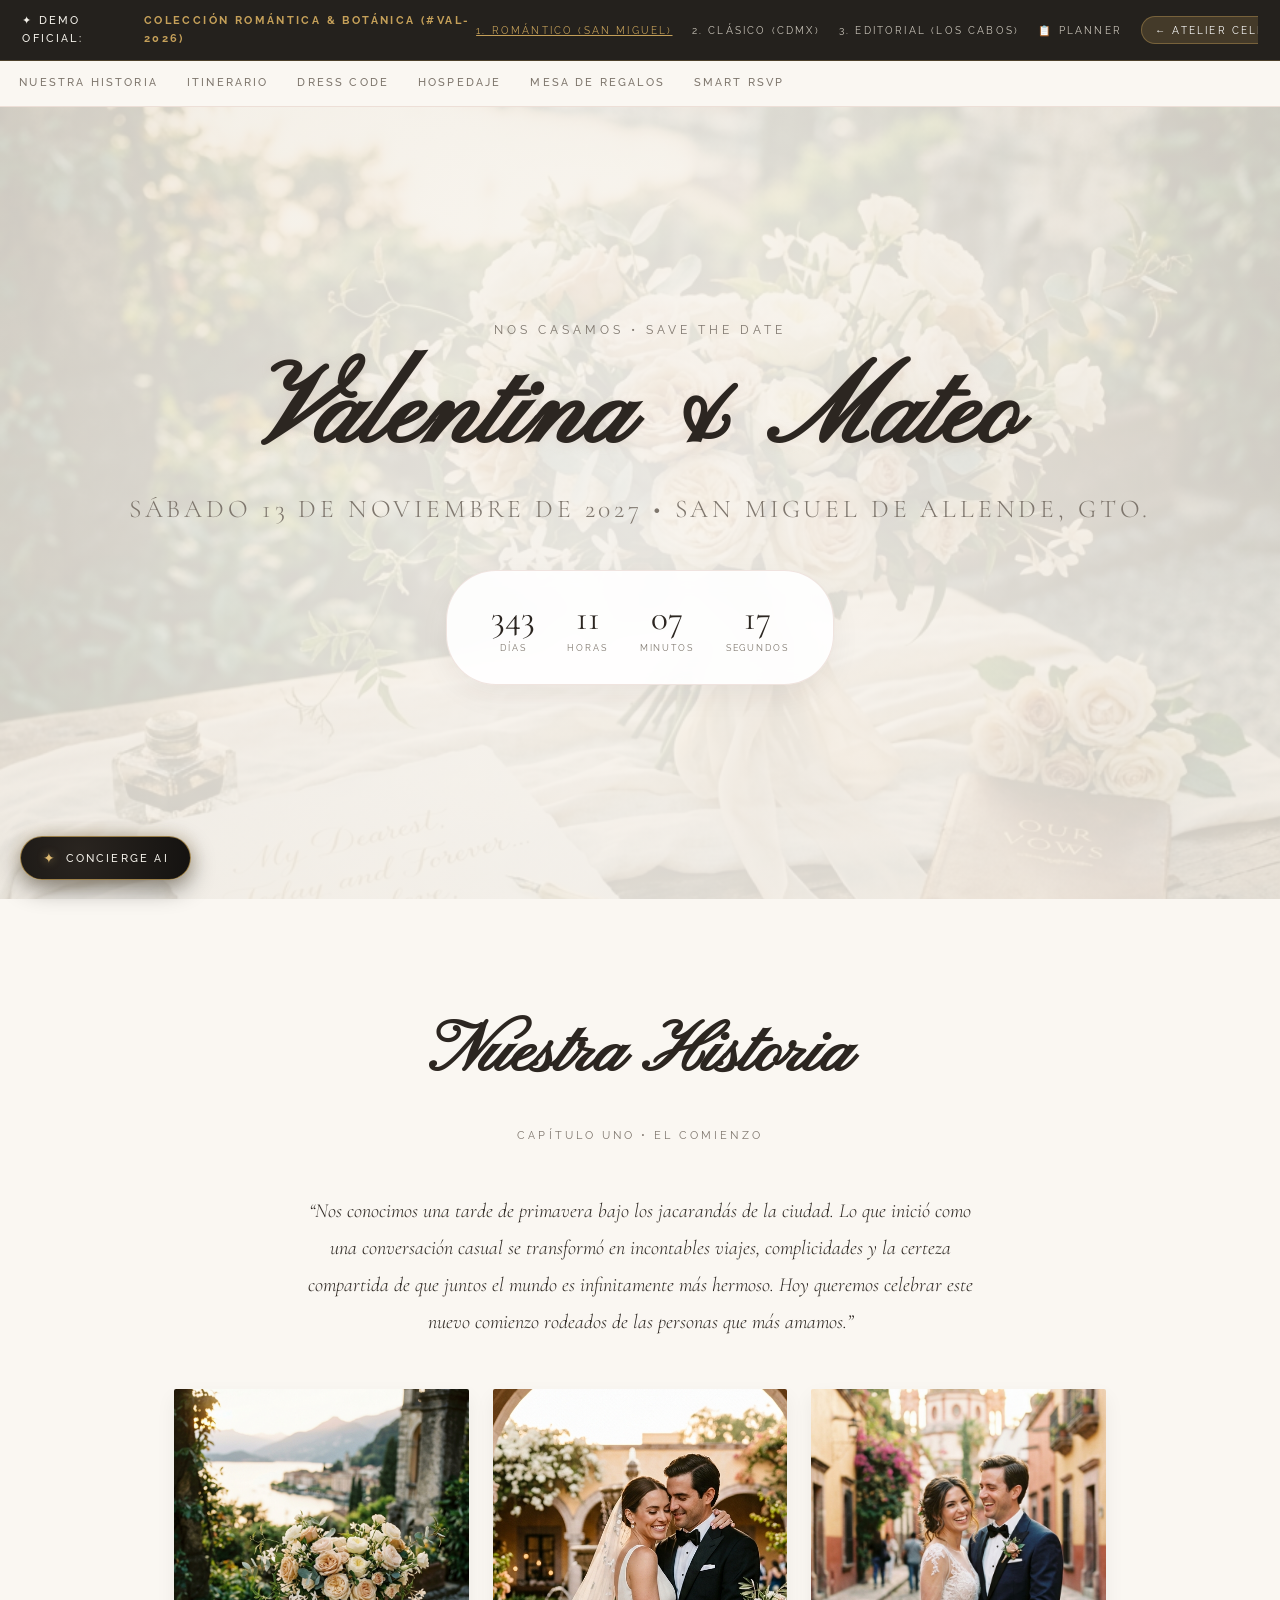
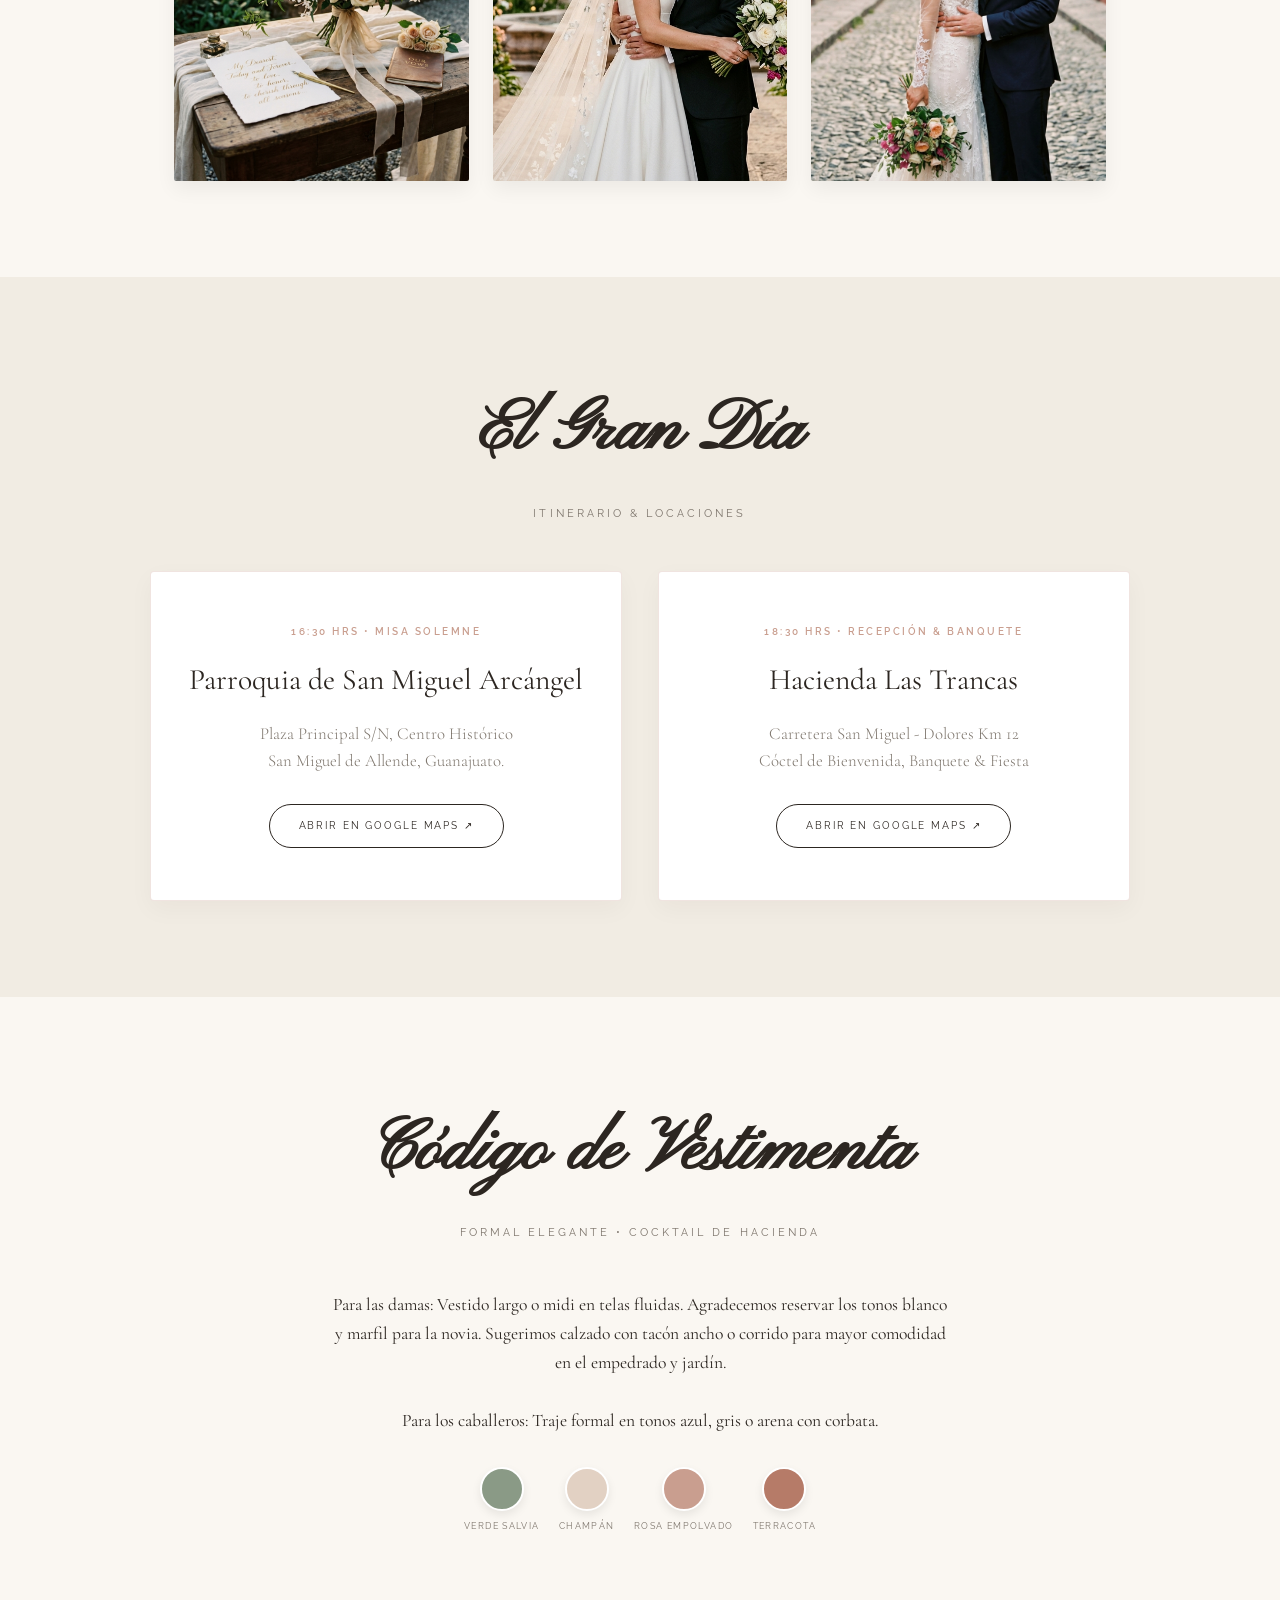
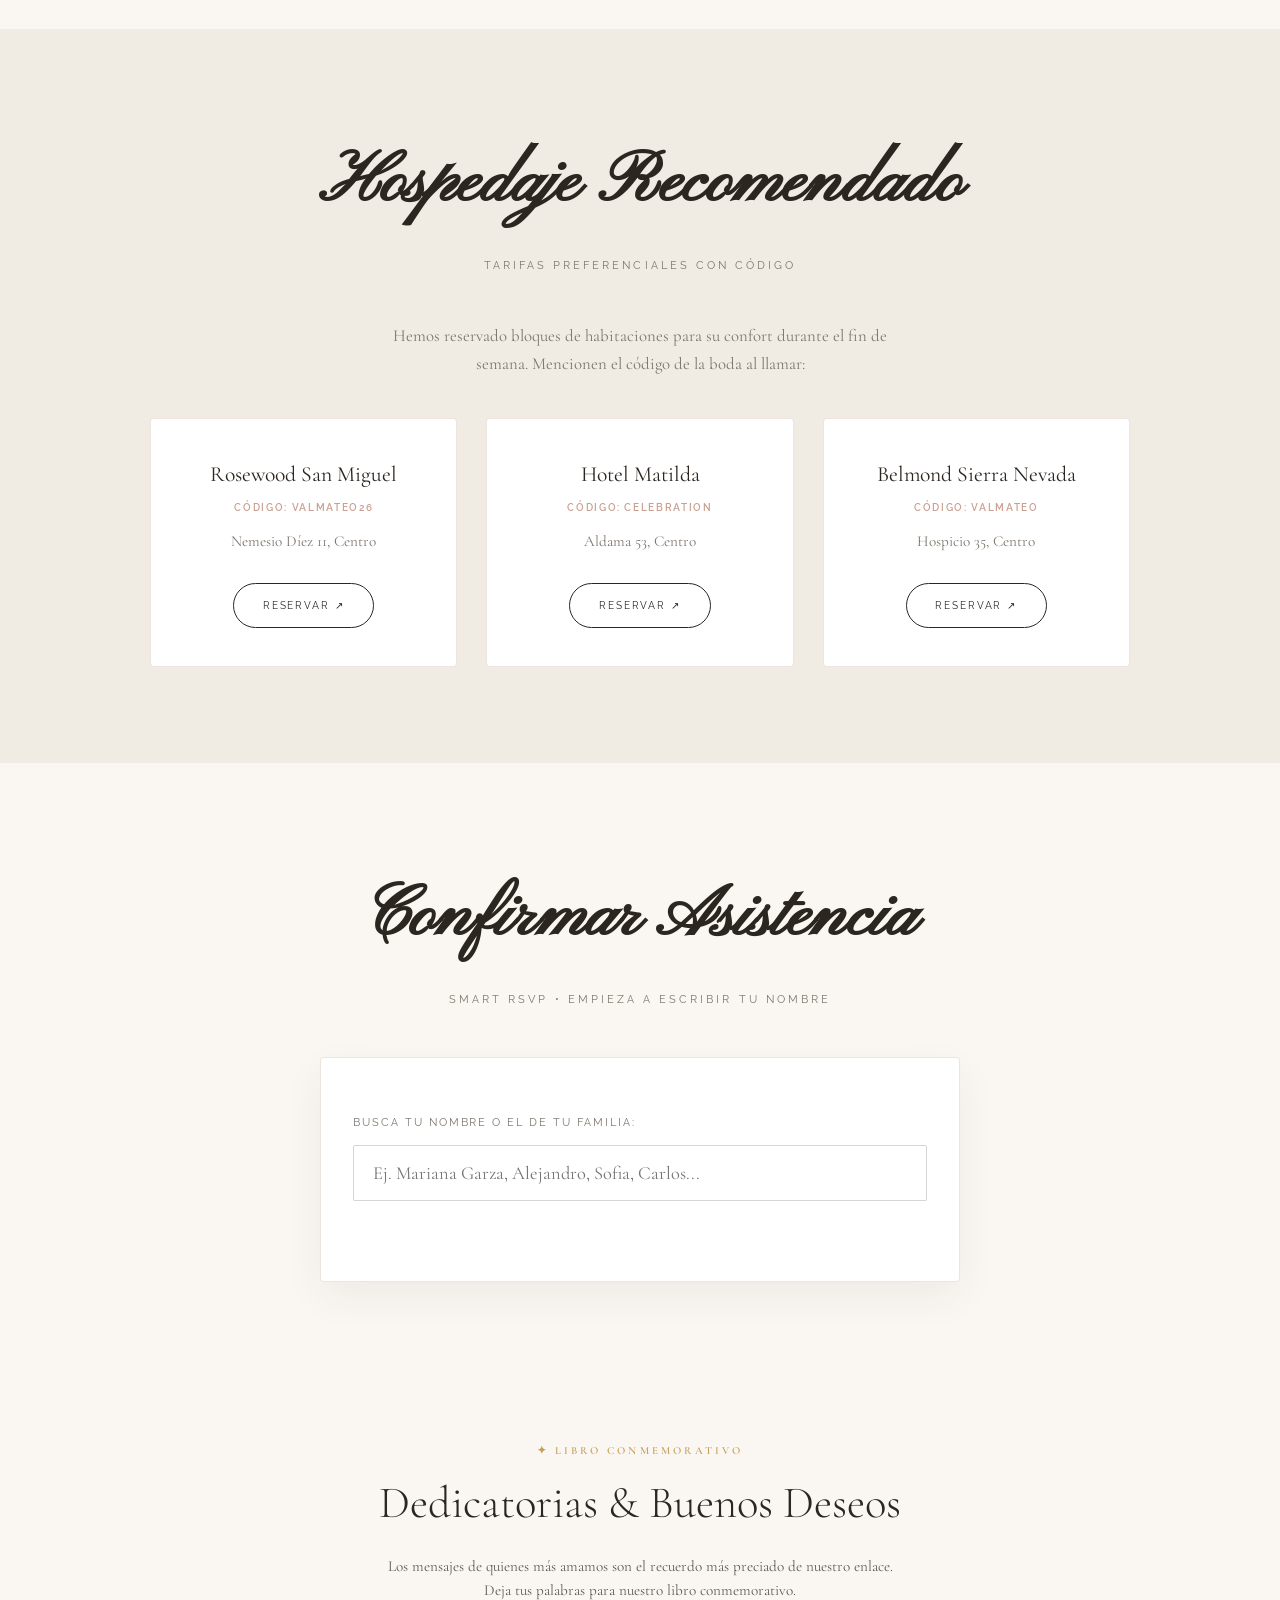
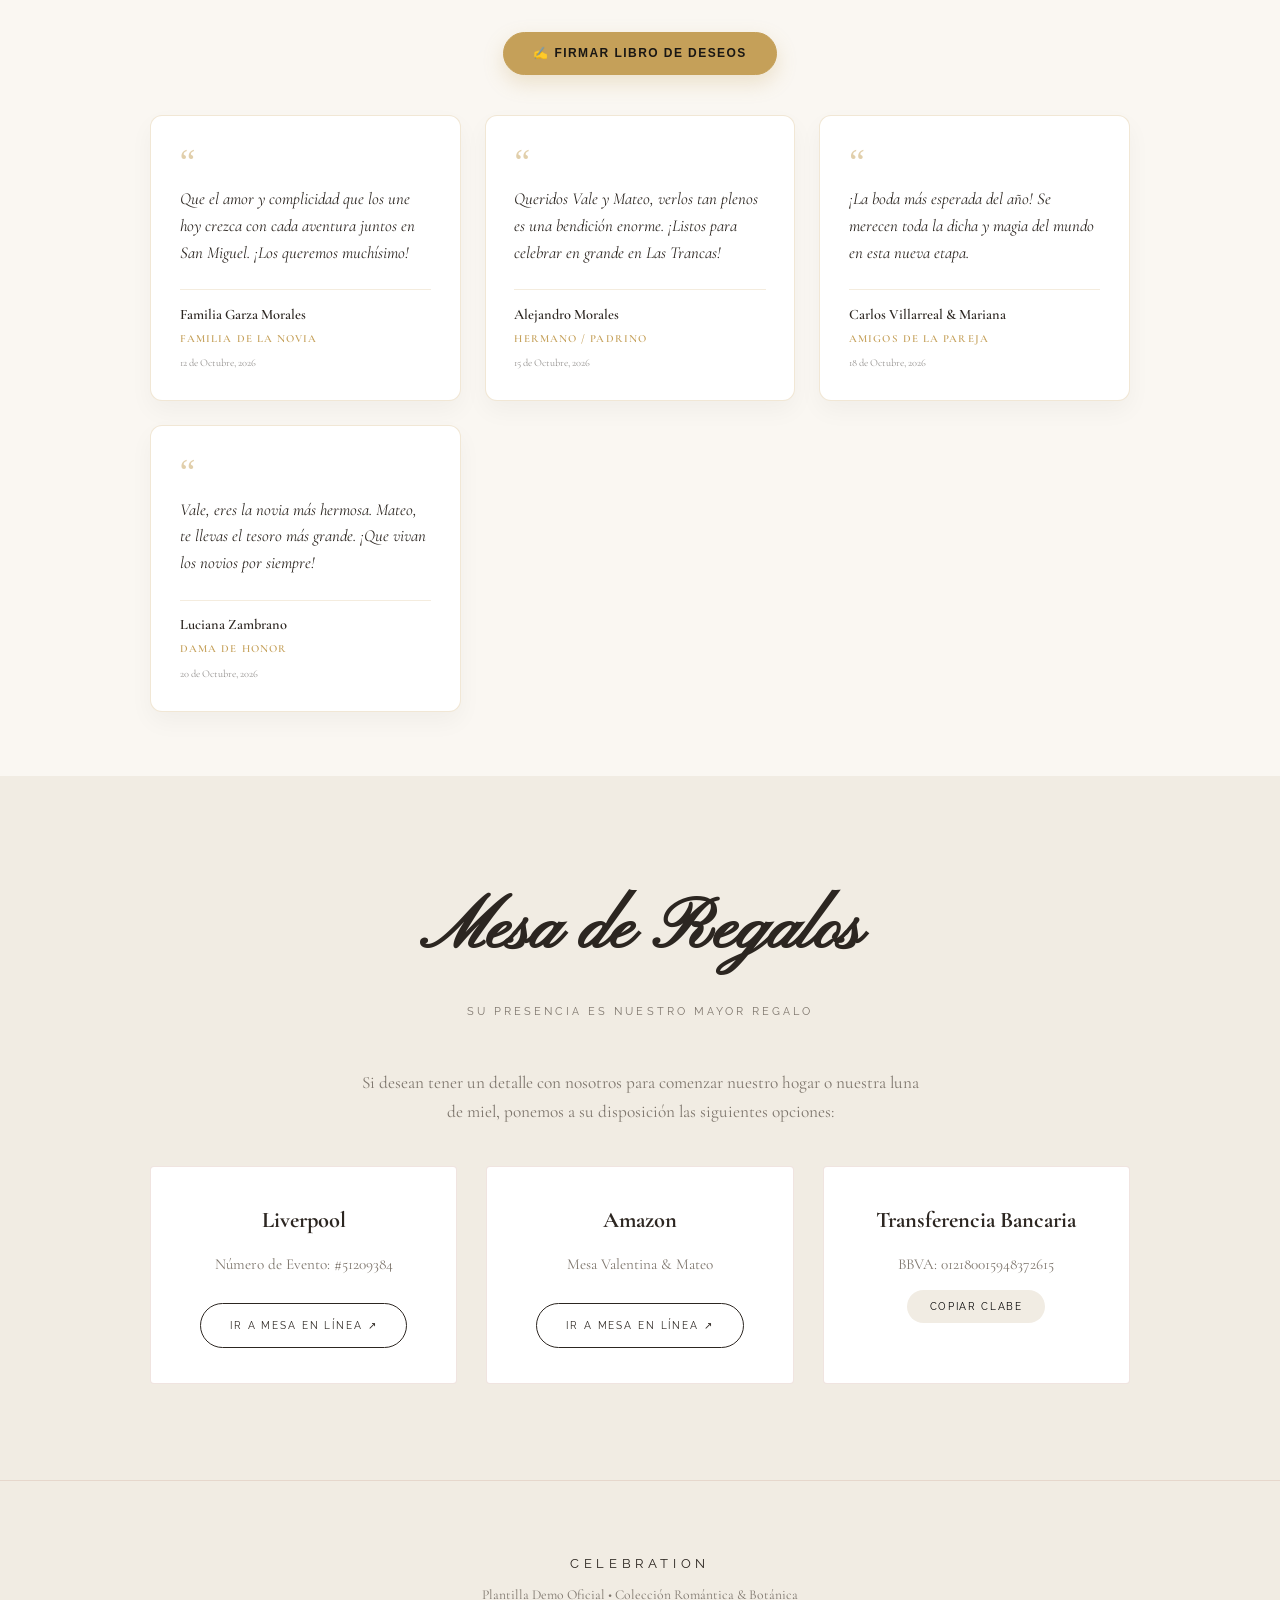
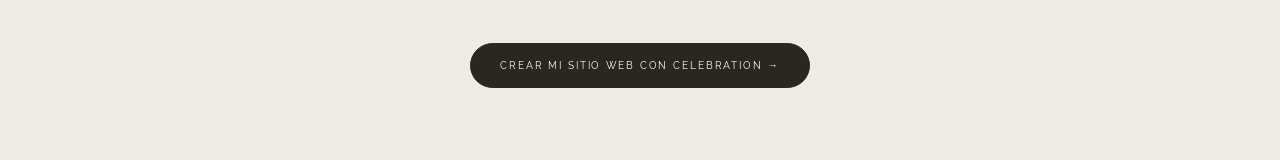
<file: demo-romantico.html>
<!DOCTYPE html>
<html lang="es-MX">
<head>
  <meta charset="UTF-8">
  <!-- Google Tag Manager -->
  <script>(function(w,d,s,l,i){w[l]=w[l]||[];w[l].push({'gtm.start':
  new Date().getTime(),event:'gtm.js'});var f=d.getElementsByTagName(s)[0],
  j=d.createElement(s),dl=l!='dataLayer'?'&l='+l:'';j.async=true;j.src=
  'https://www.googletagmanager.com/gtm.js?id='+i+dl;f.parentNode.insertBefore(j,f);
  })(window,document,'script','dataLayer','GTM-KD9P55XB');</script>
  <!-- End Google Tag Manager -->
<meta name="viewport" content="width=device-width, initial-scale=1.0">
  <title>Valentina &amp; Mateo — Invitación de Boda | CELEBRATION Romántico</title>
  <meta name="description" content="Sitio web e invitación interactiva para la boda de Valentina & Mateo en San Miguel de Allende. Colección Romántica & Botánica por CELEBRATION.">
  
  <!-- Open Graph / WhatsApp Rich Card Preview -->
  <link rel="canonical" href="https://thecelebration.com.mx/demo-romantico.html">
  <meta property="og:site_name" content="CELEBRATION">
  <meta property="og:title" content="Valentina &amp; Mateo — Invitación de Boda en San Miguel de Allende">
  <meta property="og:description" content="Acompáñanos a celebrar nuestro enlace matrimonial este Sábado 14 de Noviembre de 2026. Conoce el itinerario, dress code y confirma tu asistencia.">
  <meta property="og:type" content="website">
  <meta property="og:url" content="https://thecelebration.com.mx/demo-romantico.html">
  <meta property="og:image" content="https://thecelebration.com.mx/assets/images/og_demo_romantico.jpg">
  <meta property="og:image:secure_url" content="https://thecelebration.com.mx/assets/images/og_demo_romantico.jpg">
  <meta property="og:image:type" content="image/jpeg">
  <meta property="og:image:width" content="1200">
  <meta property="og:image:height" content="630">
  <meta property="og:image:alt" content="Valentina & Mateo — Boda en San Miguel de Allende">
  
  <!-- Twitter Cards -->
  <meta name="twitter:card" content="summary_large_image">
  <meta name="twitter:title" content="Valentina & Mateo — Invitación de Boda">
  <meta name="twitter:description" content="Acompáñanos a celebrar nuestra boda en San Miguel de Allende. Confirma tu asistencia en línea.">
  <meta name="twitter:image" content="https://thecelebration.com.mx/assets/images/og_demo_romantico.jpg">
  <meta name="twitter:card" content="summary_large_image">
  <meta name="twitter:image" content="https://thecelebration.com.mx/assets/images/og_share_cover.jpg">
  
  <!-- Google Fonts -->
  <link rel="preconnect" href="https://fonts.googleapis.com">
  <link rel="preconnect" href="https://fonts.gstatic.com" crossorigin>
  <link href="https://fonts.googleapis.com/css2?family=Cormorant+Garamond:ital,wght@0,300;0,400;0,500;0,600;1,300;1,400&family=Pinyon+Script&family=Raleway:wght@300;400;500;600&family=Plus+Jakarta+Sans:wght@300;400;500&display=swap" rel="stylesheet">
  
  <link rel="stylesheet" href="concierge-ai.css">
  <link rel="stylesheet" href="smart-rsvp.css">
  <link rel="stylesheet" href="guestbook.css">

  <style>
    :root {
      --cream: #FAF7F2;
      --cream-alt: #F1ECE3;
      --card-bg: #FFFFFF;
      --text: #2C2621;
      --muted: #7E766D;
      --rose: #C99E8F;
      --sage: #8A9A86;
      --gold: #C5A059;
      --border: rgba(201, 158, 143, 0.28);
      
      --font-script: 'Pinyon Script', cursive;
      --font-serif: 'Cormorant Garamond', Georgia, serif;
      --font-sans: 'Raleway', sans-serif;
      --font-body: 'Plus Jakarta Sans', sans-serif;
    }

    *, *::before, *::after { box-sizing: border-box; margin: 0; padding: 0; }
    html { scroll-behavior: smooth; background: var(--cream); color: var(--text); }
    body { font-family: var(--font-serif); line-height: 1.65; overflow-x: hidden; }

        /* Top Banner Switcher */
    .demo-bar {
      background: #24211D;
      color: #F4F1EA;
      font-family: var(--font-sans);
      font-size: 0.68rem;
      letter-spacing: 0.2em;
      text-transform: uppercase;
      padding: 0.75rem 1.4rem;
      display: flex;
      justify-content: space-between;
      align-items: center;
      position: sticky;
      top: 0;
      z-index: 200;
      border-bottom: 1px solid rgba(197, 160, 89, 0.25);
      width: 100%;
      max-width: 100vw;
      box-sizing: border-box;
    }
    .demo-bar-left { display: flex; align-items: center; gap: 0.6rem; font-weight: 500; }
    .demo-bar-left strong { color: var(--gold); letter-spacing: 0.22em; }
    .demo-bar-nav {
      display: flex;
      align-items: center;
      gap: 1.2rem;
      overflow-x: auto;
      white-space: nowrap;
      -webkit-overflow-scrolling: touch;
      scrollbar-width: none;
      max-width: 100%;
    }
    .demo-bar-nav::-webkit-scrollbar { display: none; }
    .demo-bar-nav a {
      color: #CCC7BC;
      text-decoration: none;
      transition: color 0.2s;
      font-size: 0.64rem;
      flex-shrink: 0;
    }
    .demo-bar-nav a:hover, .demo-bar-nav a.active {
      color: var(--gold);
      text-decoration: underline;
    }
    .demo-bar-back {
      color: #FFF !important;
      background: rgba(197, 160, 89, 0.2);
      padding: 0.3rem 0.8rem;
      border-radius: 20px;
      border: 1px solid rgba(197, 160, 89, 0.4);
      flex-shrink: 0;
    }

    /* Sub Navigation */
    .wedding-nav {
      background: rgba(250, 247, 242, 0.94);
      backdrop-filter: blur(10px);
      border-bottom: 1px solid var(--border);
      padding: 0.85rem 1.2rem;
      display: flex;
      justify-content: flex-start;
      gap: 1.8rem;
      position: sticky;
      top: 33px;
      z-index: 100;
      overflow-x: auto;
      white-space: nowrap;
      -webkit-overflow-scrolling: touch;
      scrollbar-width: none;
      width: 100%;
      max-width: 100vw;
      box-sizing: border-box;
    }
    .wedding-nav::-webkit-scrollbar { display: none; }
    .wedding-nav a {
      font-family: var(--font-sans);
      font-size: 0.68rem;
      font-weight: 500;
      letter-spacing: 0.2em;
      text-transform: uppercase;
      color: var(--muted);
      text-decoration: none;
      transition: color 0.2s;
      flex-shrink: 0;
    }
    .wedding-nav a:hover { color: var(--gold); }

    @media (max-width: 680px) {
      .demo-bar {
        flex-direction: column;
        align-items: stretch;
        padding: 0.55rem 0.85rem;
        gap: 0.45rem;
      }
      .demo-bar-left {
        justify-content: space-between;
        font-size: 0.58rem;
        width: 100%;
      }
      .demo-bar-nav {
        gap: 0.8rem;
        width: 100%;
        padding-bottom: 2px;
      }
      .wedding-nav {
        top: 68px;
        padding: 0.75rem 0.85rem;
        gap: 1.2rem;
      }
      .countdown-card {
        padding: 0.85rem 1.1rem !important;
        gap: 1.1rem !important;
        max-width: calc(100vw - 2rem) !important;
        border-radius: 20px !important;
      }
      .countdown-num {
        font-size: 1.55rem !important;
      }
      .countdown-lbl {
        font-size: 0.52rem !important;
        letter-spacing: 0.14em !important;
      }
      .hero-title {
        font-size: clamp(2.6rem, 9vw, 4.2rem) !important;
      }
    }

    /* Hero */
    .hero {
      min-height: 88vh;
      display: flex;
      flex-direction: column;
      align-items: center;
      justify-content: center;
      text-align: center;
      padding: 5rem 1.5rem;
      background: radial-gradient(circle at center, rgba(250,247,242,0.92) 0%, rgba(241,236,227,0.85) 100%), url('assets/images/estilo_romantico.jpg') center/cover no-repeat;
      position: relative;
    }

    .hero-eyebrow {
      font-family: var(--font-sans);
      font-size: 0.72rem;
      letter-spacing: 0.35em;
      text-transform: uppercase;
      color: var(--muted);
      margin-bottom: 1.2rem;
    }

    .hero-names {
      font-family: var(--font-script);
      font-size: clamp(3.8rem, 11vw, 7rem);
      line-height: 1;
      color: var(--text);
      margin-bottom: 1rem;
      text-shadow: 0 2px 12px rgba(201, 158, 143, 0.2);
    }

    .hero-date {
      font-family: var(--font-serif);
      font-size: clamp(1.2rem, 3.5vw, 1.6rem);
      font-weight: 300;
      letter-spacing: 0.15em;
      text-transform: uppercase;
      color: var(--muted);
      margin-bottom: 2.5rem;
    }

    /* Countdown Card */
    .countdown-card {
      background: rgba(255, 255, 255, 0.92);
      backdrop-filter: blur(10px);
      border: 1px solid var(--border);
      padding: 1.8rem 2.8rem;
      border-radius: 50px;
      display: flex;
      gap: 2rem;
      align-items: center;
      box-shadow: 0 10px 30px rgba(44, 38, 33, 0.06);
    }

    .countdown-item {
      display: flex;
      flex-direction: column;
      align-items: center;
    }

    .countdown-num {
      font-family: var(--font-serif);
      font-size: 2.2rem;
      font-weight: 400;
      line-height: 1;
      color: var(--text);
    }

    .countdown-lbl {
      font-family: var(--font-sans);
      font-size: 0.58rem;
      letter-spacing: 0.2em;
      text-transform: uppercase;
      color: var(--muted);
      margin-top: 0.3rem;
    }

    /* Sections */
    .section {
      padding: 6rem 1.5rem;
      max-width: 980px;
      margin: 0 auto;
      text-align: center;
    }

    .sec-title {
      font-family: var(--font-script);
      font-size: clamp(3rem, 8vw, 4.5rem);
      color: var(--text);
      margin-bottom: 0.8rem;
    }

    .sec-subtitle {
      font-family: var(--font-sans);
      font-size: 0.68rem;
      letter-spacing: 0.28em;
      text-transform: uppercase;
      color: var(--muted);
      margin-bottom: 3rem;
    }

    .love-story-text {
      font-size: clamp(1.1rem, 3.2vw, 1.25rem);
      font-weight: 300;
      line-height: 1.85;
      max-width: 680px;
      margin: 0 auto;
      color: var(--text);
      font-style: italic;
    }

    /* Itinerary Grid */
    .itinerary-grid {
      display: grid;
      grid-template-columns: 1fr;
      gap: 2.2rem;
      margin-top: 3rem;
    }
    @media (min-width: 720px) {
      .itinerary-grid { grid-template-columns: 1fr 1fr; }
    }

    .event-card {
      background: #FFFFFF;
      border: 1px solid var(--border);
      padding: 3.2rem 2.2rem;
      border-radius: 4px;
      text-align: center;
      display: flex;
      flex-direction: column;
      align-items: center;
      gap: 1rem;
      box-shadow: 0 8px 24px rgba(44, 38, 33, 0.04);
    }

    .event-time {
      font-family: var(--font-sans);
      font-size: 0.65rem;
      font-weight: 600;
      letter-spacing: 0.24em;
      color: var(--rose);
      text-transform: uppercase;
    }

    .event-name {
      font-family: var(--font-serif);
      font-size: 1.85rem;
      font-weight: 400;
    }

    .event-venue {
      font-size: 1.05rem;
      color: var(--muted);
      font-weight: 300;
      line-height: 1.6;
    }

    .btn-maps {
      display: inline-flex;
      align-items: center;
      gap: 0.5rem;
      background: transparent;
      border: 1px solid var(--text);
      padding: 0.8rem 1.8rem;
      border-radius: 50px;
      font-family: var(--font-sans);
      font-size: 0.65rem;
      letter-spacing: 0.18em;
      text-transform: uppercase;
      color: var(--text);
      text-decoration: none;
      transition: all 0.3s;
      margin-top: 0.8rem;
    }
    .btn-maps:hover { background: var(--text); color: #FFF; }

    /* Dress Code Palette */
    .palette-box {
      display: flex;
      justify-content: center;
      gap: 1.2rem;
      margin-top: 2rem;
      flex-wrap: wrap;
    }
    .color-pill {
      display: flex;
      flex-direction: column;
      align-items: center;
      gap: 0.4rem;
    }
    .color-circle {
      width: 44px;
      height: 44px;
      border-radius: 50%;
      border: 2px solid #FFF;
      box-shadow: 0 4px 10px rgba(0,0,0,0.08);
    }
    .color-name {
      font-family: var(--font-sans);
      font-size: 0.58rem;
      letter-spacing: 0.15em;
      text-transform: uppercase;
      color: var(--muted);
    }

    /* Hotels Grid */
    .hotels-grid {
      display: grid;
      grid-template-columns: repeat(auto-fit, minmax(260px, 1fr));
      gap: 1.8rem;
      margin-top: 2.5rem;
    }
    .hotel-card {
      background: #FFFFFF;
      border: 1px solid var(--border);
      padding: 2.4rem 1.8rem;
      border-radius: 4px;
      text-align: center;
    }
    .hotel-name { font-size: 1.35rem; margin-bottom: 0.4rem; font-weight: 400; }
    .hotel-code {
      font-family: var(--font-sans);
      font-size: 0.65rem;
      font-weight: 600;
      letter-spacing: 0.16em;
      color: var(--rose);
      text-transform: uppercase;
      margin-bottom: 0.8rem;
    }

    /* Smart RSVP Interactive Simulation */
    .rsvp-box {
      background: #FFFFFF;
      border: 1px solid var(--border);
      padding: 3.5rem 2rem;
      max-width: 640px;
      margin: 0 auto;
      border-radius: 4px;
      box-shadow: 0 14px 40px rgba(44, 38, 33, 0.06);
    }

    .rsvp-input-group {
      display: flex;
      flex-direction: column;
      gap: 0.8rem;
      text-align: left;
      margin-bottom: 1.5rem;
    }

    .rsvp-label {
      font-family: var(--font-sans);
      font-size: 0.68rem;
      letter-spacing: 0.18em;
      text-transform: uppercase;
      color: var(--muted);
    }

    .rsvp-input {
      padding: 1rem 1.2rem;
      border: 1px solid rgba(126, 118, 109, 0.3);
      border-radius: 2px;
      font-family: var(--font-serif);
      font-size: 1.15rem;
      outline: none;
      transition: border-color 0.25s;
    }
    .rsvp-input:focus { border-color: var(--rose); }

    .btn-rsvp {
      width: 100%;
      background: var(--text);
      color: #FFF;
      padding: 1.1rem;
      border: none;
      border-radius: 50px;
      font-family: var(--font-sans);
      font-size: 0.72rem;
      letter-spacing: 0.22em;
      text-transform: uppercase;
      cursor: pointer;
      transition: background 0.3s;
    }
    .btn-rsvp:hover { background: var(--rose); }

    .rsvp-result-card {
      display: none;
      margin-top: 1.8rem;
      padding: 1.8rem;
      background: var(--cream);
      border: 1px dashed var(--rose);
      border-radius: 4px;
      text-align: left;
    }

    /* Gift Registry */
    .gift-grid {
      display: grid;
      grid-template-columns: repeat(auto-fit, minmax(240px, 1fr));
      gap: 1.8rem;
      margin-top: 2.5rem;
    }

    .gift-card {
      background: #FFF;
      border: 1px solid var(--border);
      padding: 2.2rem 1.8rem;
      border-radius: 4px;
      display: flex;
      flex-direction: column;
      align-items: center;
      gap: 0.8rem;
    }

    .copy-btn {
      background: var(--cream-alt);
      border: none;
      padding: 0.65rem 1.4rem;
      border-radius: 50px;
      font-family: var(--font-sans);
      font-size: 0.65rem;
      letter-spacing: 0.16em;
      text-transform: uppercase;
      cursor: pointer;
      transition: background 0.25s;
    }
    .copy-btn:hover { background: var(--rose); color: #FFF; }

    /* Gallery Grid */
    .gallery-grid {
      display: grid;
      grid-template-columns: repeat(auto-fit, minmax(220px, 1fr));
      gap: 1.5rem;
      margin-top: 3rem;
    }
    .gallery-img-box {
      aspect-ratio: 3 / 4;
      overflow: hidden;
      border-radius: 2px;
      box-shadow: 0 8px 20px rgba(0,0,0,0.06);
    }
    .gallery-img-box img {
      width: 100%;
      height: 100%;
      object-fit: cover;
      transition: transform 0.6s ease;
    }
    .gallery-img-box:hover img { transform: scale(1.05); }

    /* Footer */
    footer {
      background: var(--cream-alt);
      padding: 4.5rem 1.5rem;
      text-align: center;
      border-top: 1px solid var(--border);
    }
    .footer-brand {
      font-family: var(--font-sans);
      font-size: 0.82rem;
      letter-spacing: 0.35em;
      text-transform: uppercase;
      margin-bottom: 0.6rem;
    }
  </style>
</head>
<body>

    <!-- Google Tag Manager (noscript) -->
  <noscript><iframe src="https://www.googletagmanager.com/ns.html?id=GTM-KD9P55XB"
  height="0" width="0" style="display:none;visibility:hidden"></iframe></noscript>
  <!-- End Google Tag Manager (noscript) -->
<!-- Demo Top Bar Switcher -->
  <aside class="demo-bar">
    <div class="demo-bar-left">
      <span>✦ DEMO OFICIAL:</span>
      <strong>Colección Romántica &amp; Botánica (#VAL-2026)</strong>
    </div>
    <div class="demo-bar-nav">
      <a href="demo-romantico.html" class="active">1. Romántico (San Miguel)</a>
      <a href="demo-clasico.html">2. Clásico (CDMX)</a>
      <a href="demo-editorial.html">3. Editorial (Los Cabos)</a>
      <a href="planner.html?folio=VAL-2026" title="Gestionar invitados en el Wedding Planner Portal">📋 Planner</a>
      <a href="index.html" class="demo-bar-back">← Atelier CELEBRATION</a>
    </div>
  </aside>

  <!-- Sticky In-Page Navigation -->
  <nav class="wedding-nav" aria-label="Navegación de la boda">
    <a href="#historia">Nuestra Historia</a>
    <a href="#itinerario">Itinerario</a>
    <a href="#dresscode">Dress Code</a>
    <a href="#hospedaje">Hospedaje</a>
    <a href="#regalos">Mesa de Regalos</a>
    <a href="#rsvp">Smart RSVP</a>
  </nav>

  <!-- Hero Section -->
  <header class="hero">
    <span class="hero-eyebrow">Nos casamos • Save the Date</span>
    <h1 class="hero-names">Valentina &amp; Mateo</h1>
    <p class="hero-date">Sábado 13 de Noviembre de 2027 • San Miguel de Allende, Gto.</p>

    <div class="countdown-card" id="demoCountdown">
      <div class="countdown-item">
        <span class="countdown-num" id="dDays">70</span>
        <span class="countdown-lbl">Días</span>
      </div>
      <div class="countdown-item">
        <span class="countdown-num" id="dHours">12</span>
        <span class="countdown-lbl">Horas</span>
      </div>
      <div class="countdown-item">
        <span class="countdown-num" id="dMins">45</span>
        <span class="countdown-lbl">Minutos</span>
      </div>
      <div class="countdown-item">
        <span class="countdown-num" id="dSecs">00</span>
        <span class="countdown-lbl">Segundos</span>
      </div>
    </div>
  </header>

  <!-- Nuestra Historia -->
  <section class="section" id="historia">
    <h2 class="sec-title">Nuestra Historia</h2>
    <p class="sec-subtitle">Capítulo Uno • El Comienzo</p>
    <p class="love-story-text">
      “Nos conocimos una tarde de primavera bajo los jacarandás de la ciudad. Lo que inició como una conversación casual se transformó en incontables viajes, complicidades y la certeza compartida de que juntos el mundo es infinitamente más hermoso. Hoy queremos celebrar este nuevo comienzo rodeados de las personas que más amamos.”
    </p>

    <div class="gallery-grid">
      <div class="gallery-img-box">
        <img src="assets/images/estilo_romantico.jpg" alt="Detalles florales y caligrafía de la boda" loading="lazy">
      </div>
      <div class="gallery-img-box">
        <img src="assets/images/hero_wedding_couple.jpg" alt="Valentina y Mateo en la hacienda" loading="lazy">
      </div>
      <div class="gallery-img-box">
        <img src="assets/images/mobile_couple_story.jpg" alt="Sesión de compromiso de novios" loading="lazy">
      </div>
    </div>
  </section>

  <!-- Itinerario -->
  <section class="section" id="itinerario" style="background:var(--cream-alt); max-width:100%; padding-left:2rem; padding-right:2rem;">
    <div style="max-width:980px; margin:0 auto;">
      <h2 class="sec-title">El Gran Día</h2>
      <p class="sec-subtitle">Itinerario &amp; Locaciones</p>
      
      <div class="itinerary-grid">
        <div class="event-card">
          <span class="event-time">16:30 hrs • Misa Solemne</span>
          <h3 class="event-name">Parroquia de San Miguel Arcángel</h3>
          <p class="event-venue">Plaza Principal S/N, Centro Histórico<br>San Miguel de Allende, Guanajuato.</p>
          <a href="https://maps.google.com/?q=Parroquia+de+San+Miguel+Arcangel" target="_blank" class="btn-maps" rel="noopener">Abrir en Google Maps ↗</a>
        </div>

        <div class="event-card">
          <span class="event-time">18:30 hrs • Recepción &amp; Banquete</span>
          <h3 class="event-name">Hacienda Las Trancas</h3>
          <p class="event-venue">Carretera San Miguel - Dolores Km 12<br>Cóctel de Bienvenida, Banquete &amp; Fiesta</p>
          <a href="https://maps.google.com/?q=Hacienda+Las+Trancas" target="_blank" class="btn-maps" rel="noopener">Abrir en Google Maps ↗</a>
        </div>
      </div>
    </div>
  </section>

  <!-- Dress Code -->
  <section class="section" id="dresscode">
    <h2 class="sec-title">Código de Vestimenta</h2>
    <p class="sec-subtitle">Formal Elegante • Cocktail de Hacienda</p>
    <p style="max-width:620px; margin:0 auto 1.5rem; font-size:1.1rem; color:var(--text);">
      Para las damas: Vestido largo o midi en telas fluidas. Agradecemos reservar los tonos blanco y marfil para la novia. Sugerimos calzado con tacón ancho o corrido para mayor comodidad en el empedrado y jardín.<br><br>
      Para los caballeros: Traje formal en tonos azul, gris o arena con corbata.
    </p>

    <div class="palette-box">
      <div class="color-pill">
        <div class="color-circle" style="background:#8A9A86;"></div>
        <span class="color-name">Verde Salvia</span>
      </div>
      <div class="color-pill">
        <div class="color-circle" style="background:#E2D1C3;"></div>
        <span class="color-name">Champán</span>
      </div>
      <div class="color-pill">
        <div class="color-circle" style="background:#C99E8F;"></div>
        <span class="color-name">Rosa Empolvado</span>
      </div>
      <div class="color-pill">
        <div class="color-circle" style="background:#B67B68;"></div>
        <span class="color-name">Terracota</span>
      </div>
    </div>
  </section>

  <!-- Hospedaje -->
  <section class="section" id="hospedaje" style="background:var(--cream-alt); max-width:100%; padding-left:2rem; padding-right:2rem;">
    <div style="max-width:980px; margin:0 auto;">
      <h2 class="sec-title">Hospedaje Recomendado</h2>
      <p class="sec-subtitle">Tarifas Preferenciales con Código</p>
      <p style="max-width:540px; margin:0 auto; color:var(--muted); font-size:1.05rem;">
        Hemos reservado bloques de habitaciones para su confort durante el fin de semana. Mencionen el código de la boda al llamar:
      </p>

      <div class="hotels-grid">
        <div class="hotel-card">
          <h3 class="hotel-name">Rosewood San Miguel</h3>
          <p class="hotel-code">Código: VALMATEO26</p>
          <p style="color:var(--muted); font-size:0.95rem; margin-bottom:1rem;">Nemesio Díez 11, Centro</p>
          <a href="https://www.rosewoodhotels.com" target="_blank" class="btn-maps" rel="noopener">Reservar ↗</a>
        </div>

        <div class="hotel-card">
          <h3 class="hotel-name">Hotel Matilda</h3>
          <p class="hotel-code">Código: CELEBRATION</p>
          <p style="color:var(--muted); font-size:0.95rem; margin-bottom:1rem;">Aldama 53, Centro</p>
          <a href="https://hotelmatilda.com" target="_blank" class="btn-maps" rel="noopener">Reservar ↗</a>
        </div>

        <div class="hotel-card">
          <h3 class="hotel-name">Belmond Sierra Nevada</h3>
          <p class="hotel-code">Código: VALMATEO</p>
          <p style="color:var(--muted); font-size:0.95rem; margin-bottom:1rem;">Hospicio 35, Centro</p>
          <a href="https://www.belmond.com" target="_blank" class="btn-maps" rel="noopener">Reservar ↗</a>
        </div>
      </div>
    </div>
  </section>

  <!-- Smart RSVP Demo Interactivo -->
  <section class="section" id="rsvp">
    <h2 class="sec-title">Confirmar Asistencia</h2>
    <p class="sec-subtitle">Smart RSVP • Empieza a escribir tu nombre</p>

    <div class="rsvp-box">
      <div class="rsvp-input-group" style="position:relative;">
        <label class="rsvp-label" for="guestSearch">Busca tu nombre o el de tu familia:</label>
        <input type="text" id="guestSearch" class="rsvp-input" placeholder="Ej. Mariana Garza, Alejandro, Sofia, Carlos..." autocomplete="off">
        <div id="rsvpDropdown" class="smart-rsvp-dropdown"></div>
      </div>

      <div class="rsvp-result-card" id="rsvpResult"></div>
    </div>
  </section>

  <!-- Libro de Firmas Digital -->
  <div id="guestbookSection"></div>

  <!-- Mesa de Regalos -->
  <section class="section" id="regalos" style="background:var(--cream-alt); max-width:100%; padding-left:2rem; padding-right:2rem;">
    <div style="max-width:980px; margin:0 auto;">
      <h2 class="sec-title">Mesa de Regalos</h2>
      <p class="sec-subtitle">Su presencia es nuestro mayor regalo</p>
      <p style="max-width:560px; margin:0 auto 2rem; color:var(--muted); font-size:1.08rem;">
        Si desean tener un detalle con nosotros para comenzar nuestro hogar o nuestra luna de miel, ponemos a su disposición las siguientes opciones:
      </p>

      <div class="gift-grid">
        <div class="gift-card">
          <h4 style="font-size:1.4rem;">Liverpool</h4>
          <p style="color:var(--muted); font-size:0.95rem;">Número de Evento: #51209384</p>
          <a href="https://www.liverpool.com.mx" target="_blank" class="btn-maps" rel="noopener">Ir a mesa en línea ↗</a>
        </div>
        <div class="gift-card">
          <h4 style="font-size:1.4rem;">Amazon</h4>
          <p style="color:var(--muted); font-size:0.95rem;">Mesa Valentina &amp; Mateo</p>
          <a href="https://www.amazon.com.mx" target="_blank" class="btn-maps" rel="noopener">Ir a mesa en línea ↗</a>
        </div>
        <div class="gift-card">
          <h4 style="font-size:1.4rem;">Transferencia Bancaria</h4>
          <p style="color:var(--muted); font-size:0.95rem;">BBVA: 012180015948372615</p>
          <button class="copy-btn" onclick="navigator.clipboard.writeText('012180015948372615'); alert('Cuenta CLABE copiada al portapapeles.');">Copiar CLABE</button>
        </div>
      </div>
    </div>
  </section>

  <!-- Footer Demo -->
  <footer>
    <p class="footer-brand">CELEBRATION</p>
    <p style="color:var(--muted); font-size:0.85rem; margin-bottom:1.5rem;">Plantilla Demo Oficial • Colección Romántica &amp; Botánica</p>
    <a href="index.html" class="btn-maps" style="background:var(--text); color:#FFF;">Crear mi sitio web con CELEBRATION →</a>
  </footer>

  <!-- Real-Time Countdown Script & Smart RSVP Search Script -->
  <script>
    // Live countdown to Nov 13, 2027 (San Miguel Ceremony)
    function getRomanticoTarget() {
      let d = new Date('2027-11-13T16:30:00');
      const now = new Date();
      while (d.getTime() <= now.getTime()) {
        d.setFullYear(d.getFullYear() + 1);
      }
      return d.getTime();
    }
    const target = getRomanticoTarget();
    function tick() {
      const now = Date.now();
      let diff = target - now;
      if (diff < 0) diff = 0;
      const days = Math.floor(diff / (1000 * 60 * 60 * 24));
      const hours = Math.floor((diff % (1000 * 60 * 60 * 24)) / (1000 * 60 * 60));
      const mins = Math.floor((diff % (1000 * 60 * 60)) / (1000 * 60));
      const secs = Math.floor((diff % (1000 * 60)) / 1000);

      const elD = document.getElementById('dDays');
      const elH = document.getElementById('dHours');
      const elM = document.getElementById('dMins');
      const elS = document.getElementById('dSecs');

      if (elD) elD.textContent = String(days);
      if (elH) elH.textContent = String(hours).padStart(2, '0');
      if (elM) elM.textContent = String(mins).padStart(2, '0');
      if (elS) elS.textContent = String(secs).padStart(2, '0');
    }
    tick();
    setInterval(tick, 1000);

  </script>

  <!-- Smart RSVP Engine & Digital Guestbook Modules -->
  <script type="module">
    import { SmartRSVPEngine } from './smart-rsvp.js';
    import { DigitalGuestbook } from './guestbook.js';

    // Initialize Smart RSVP with Autocomplete & Bi-directional Storage Sync
    new SmartRSVPEngine({
      folio: 'VAL-2026',
      inputId: 'guestSearch',
      dropdownId: 'rsvpDropdown',
      resultBoxId: 'rsvpResult',
      theme: 'light'
    });

    // Initialize Digital Guestbook
    new DigitalGuestbook({
      folio: 'VAL-2026',
      containerId: 'guestbookSection',
      theme: 'light'
    });
  </script>

  <!-- Concierge AI Module -->
  <script type="module" src="concierge-ai.js"></script>
</body>
</html>
</file>
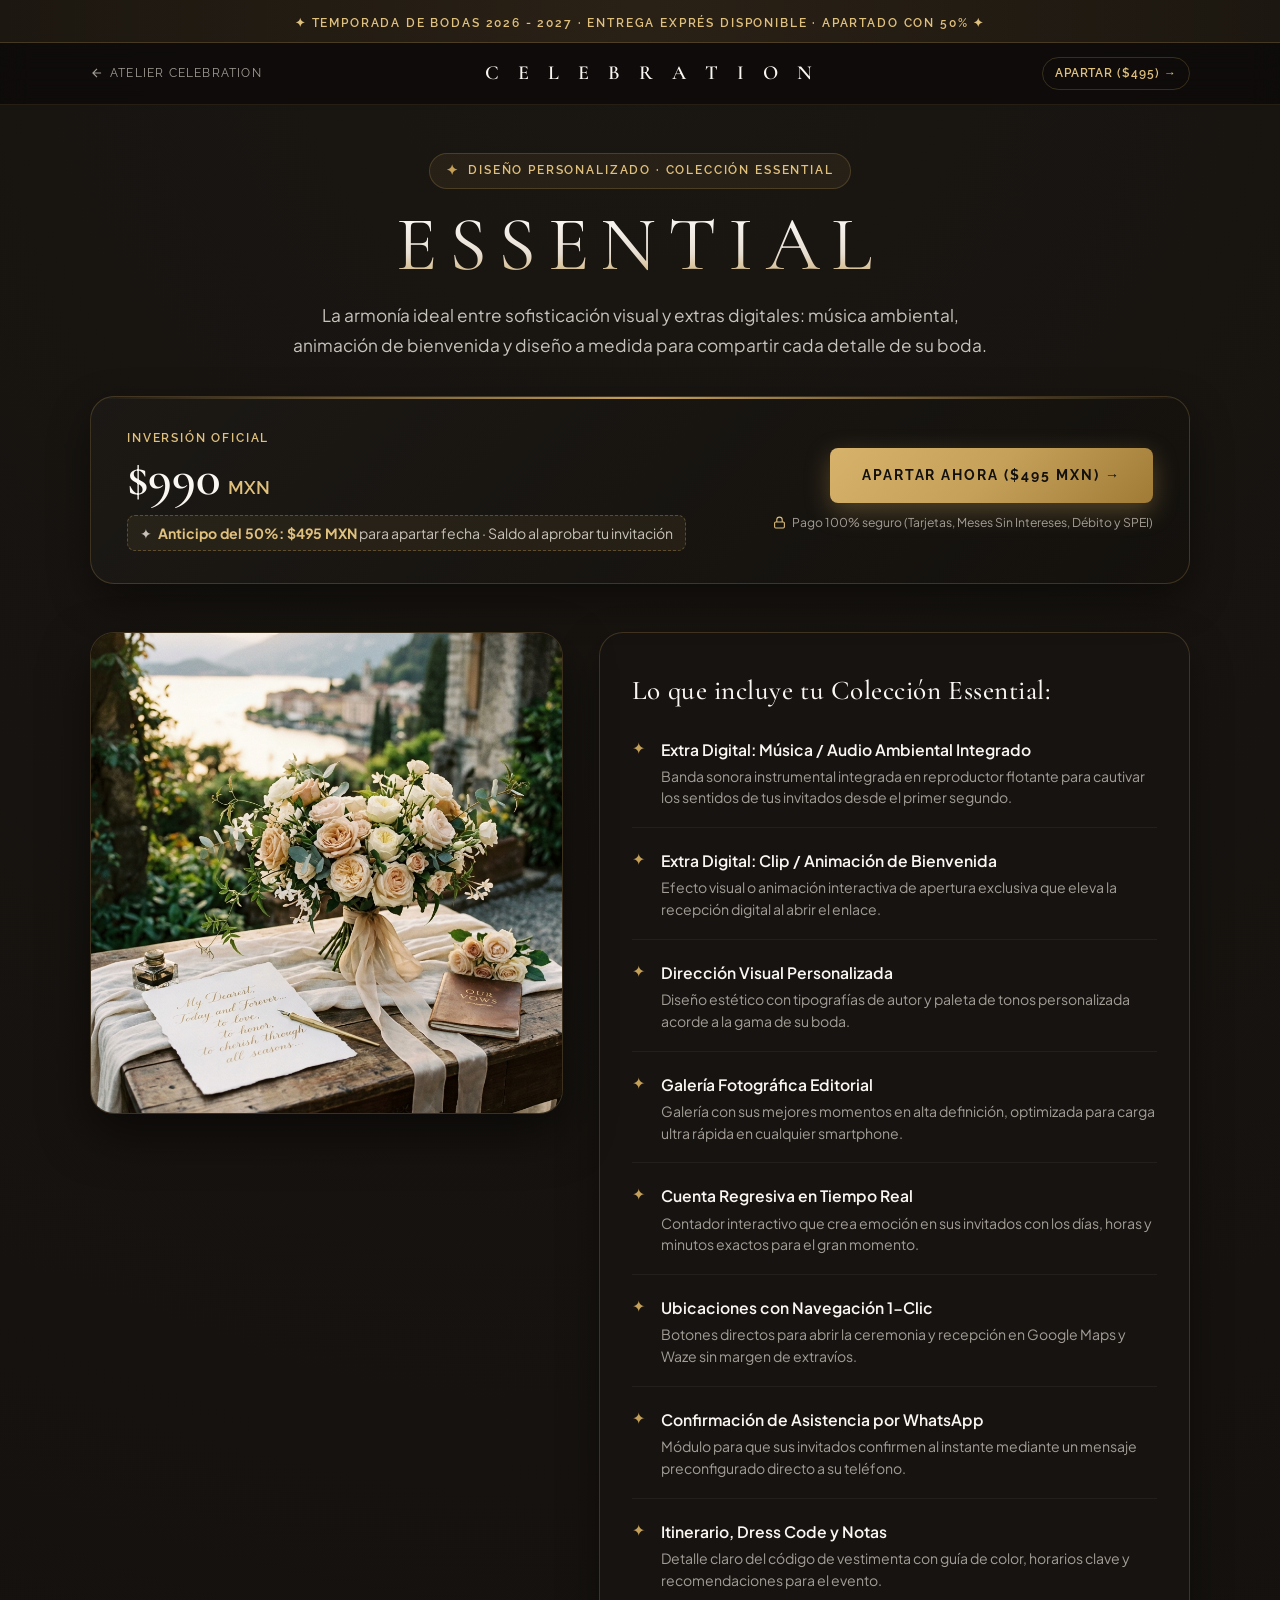
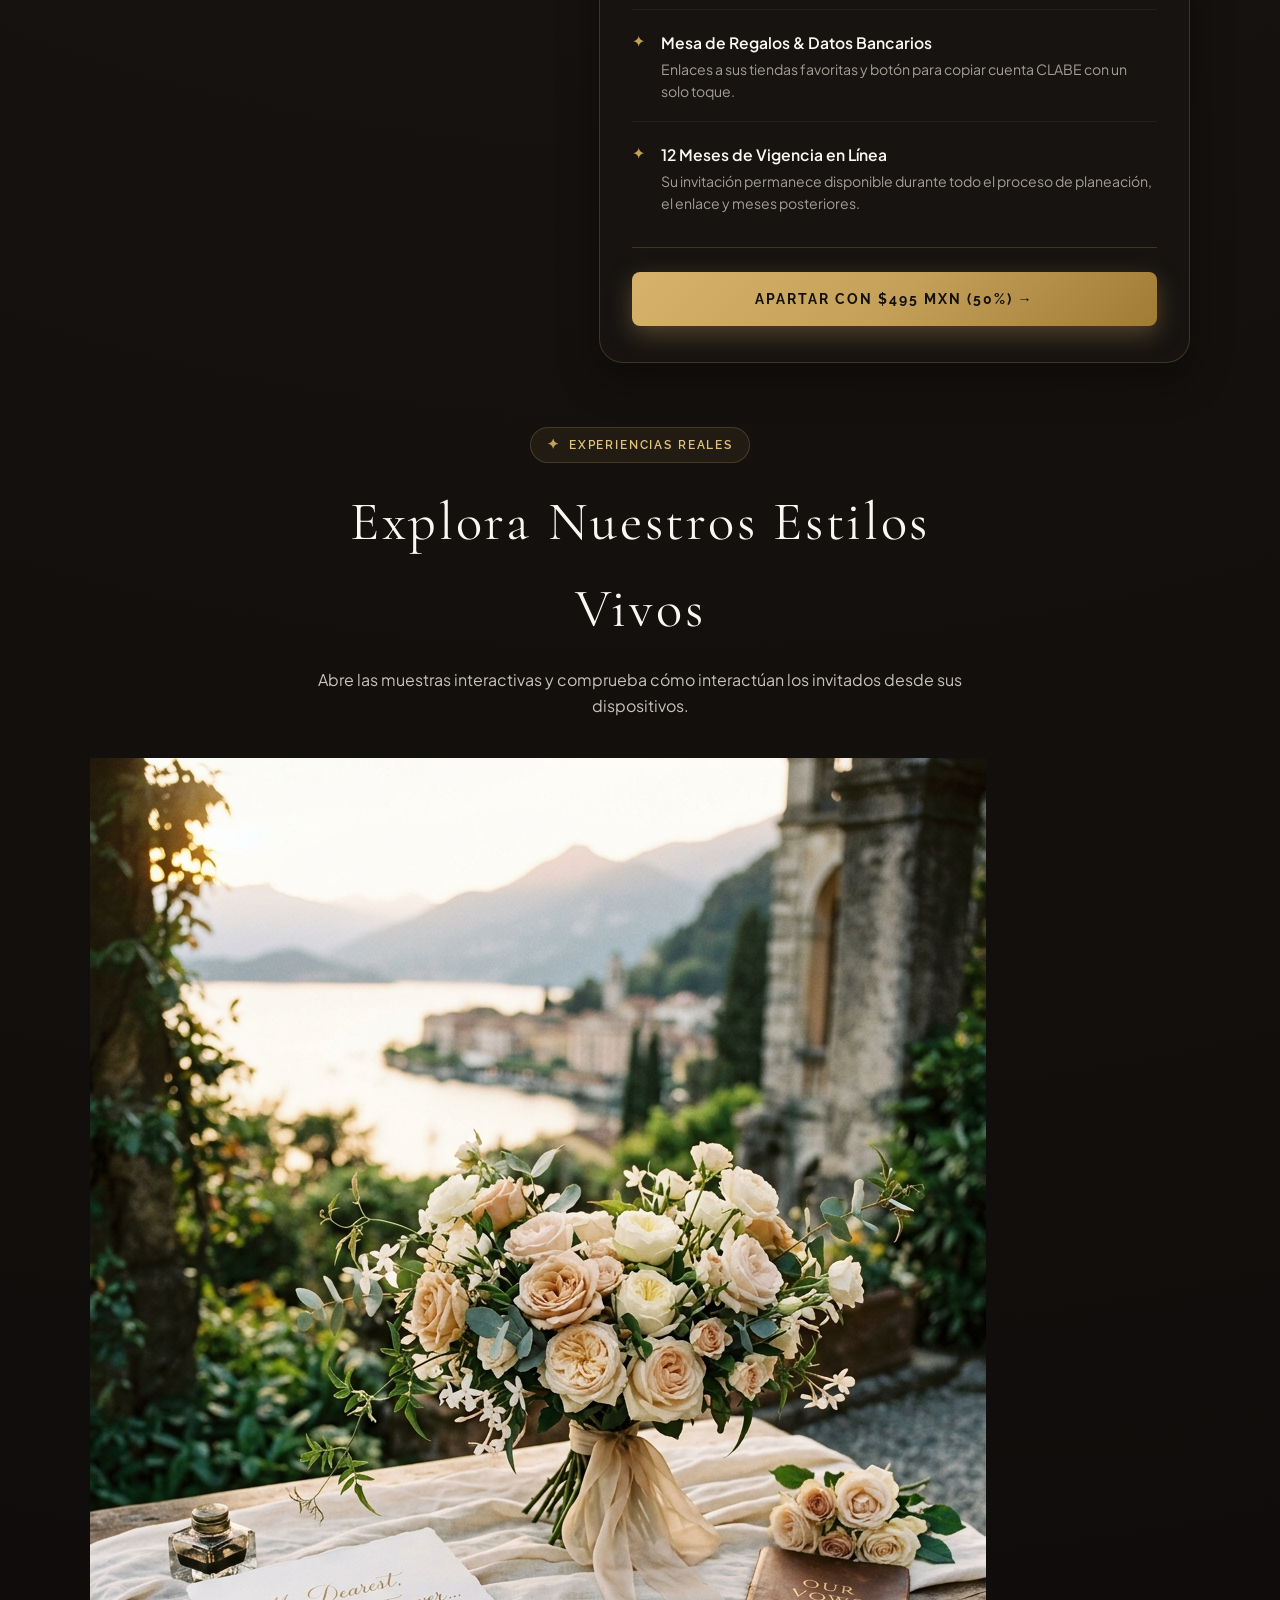
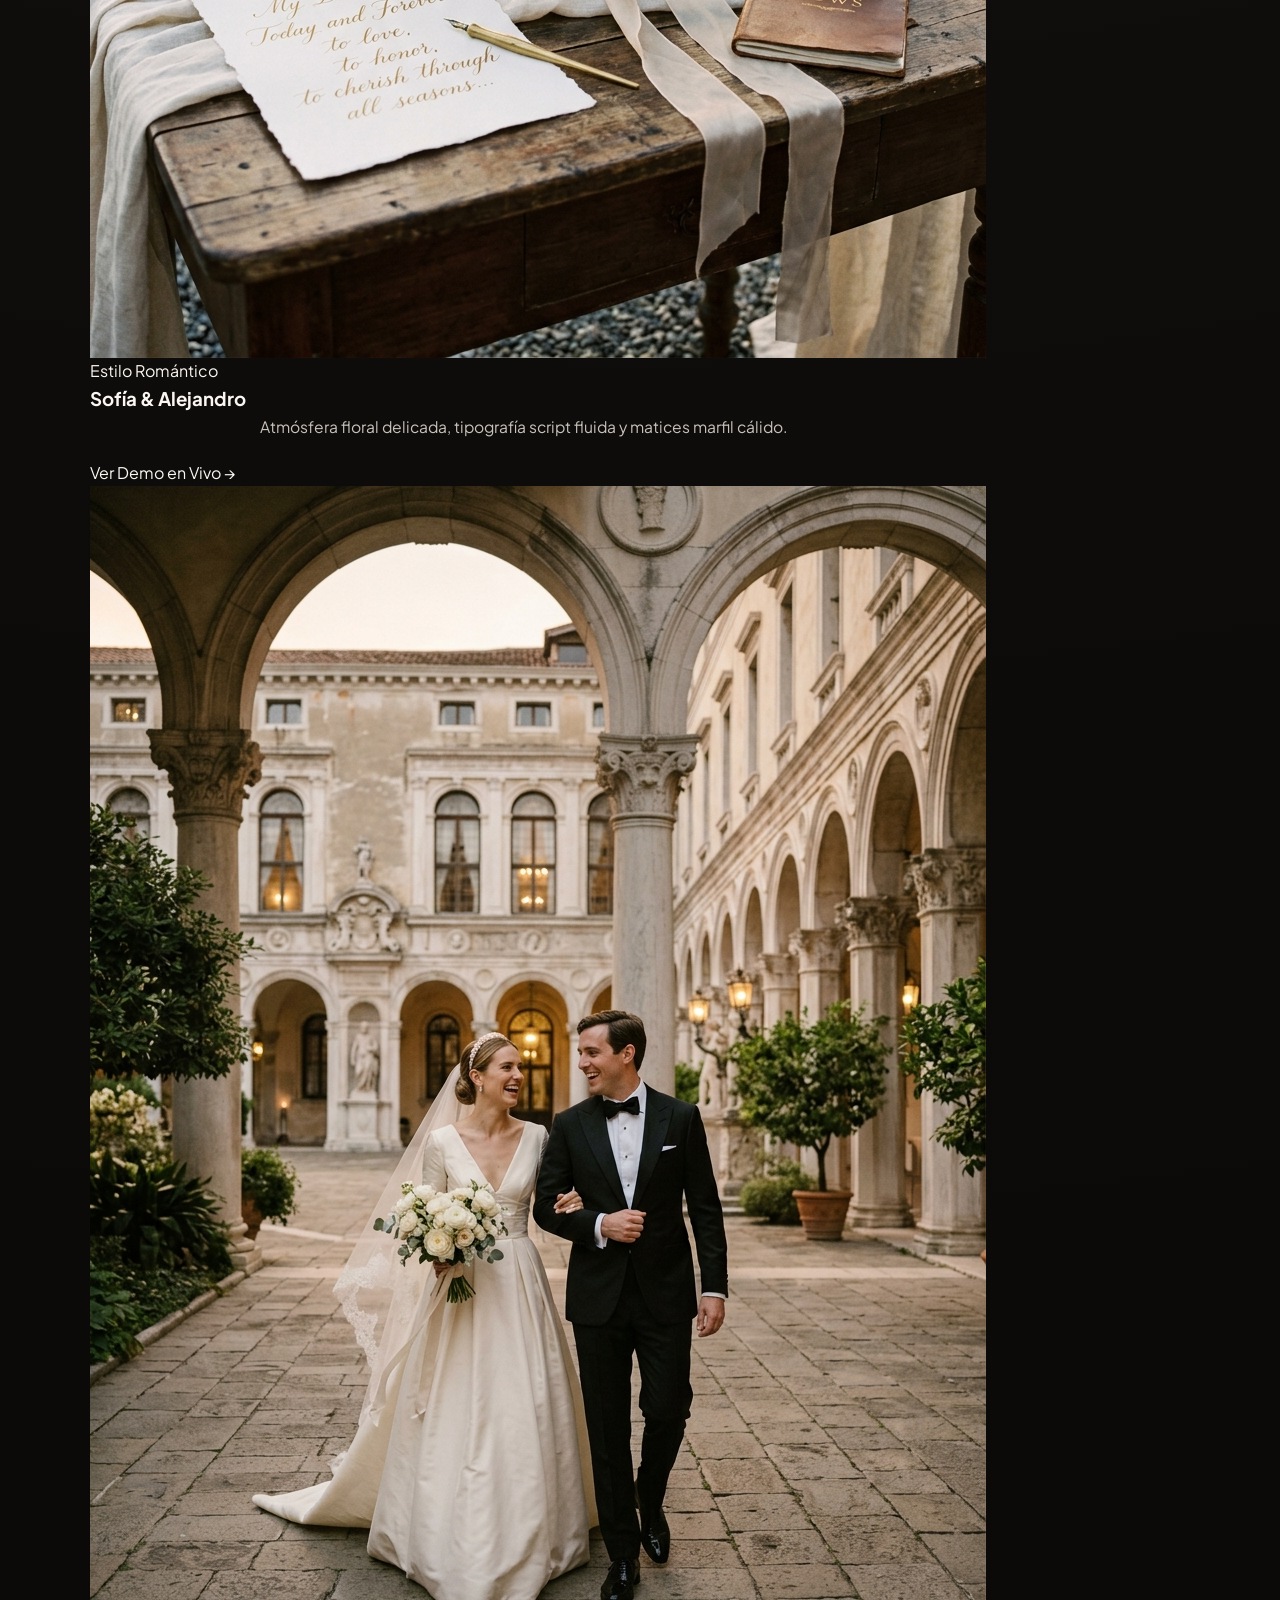
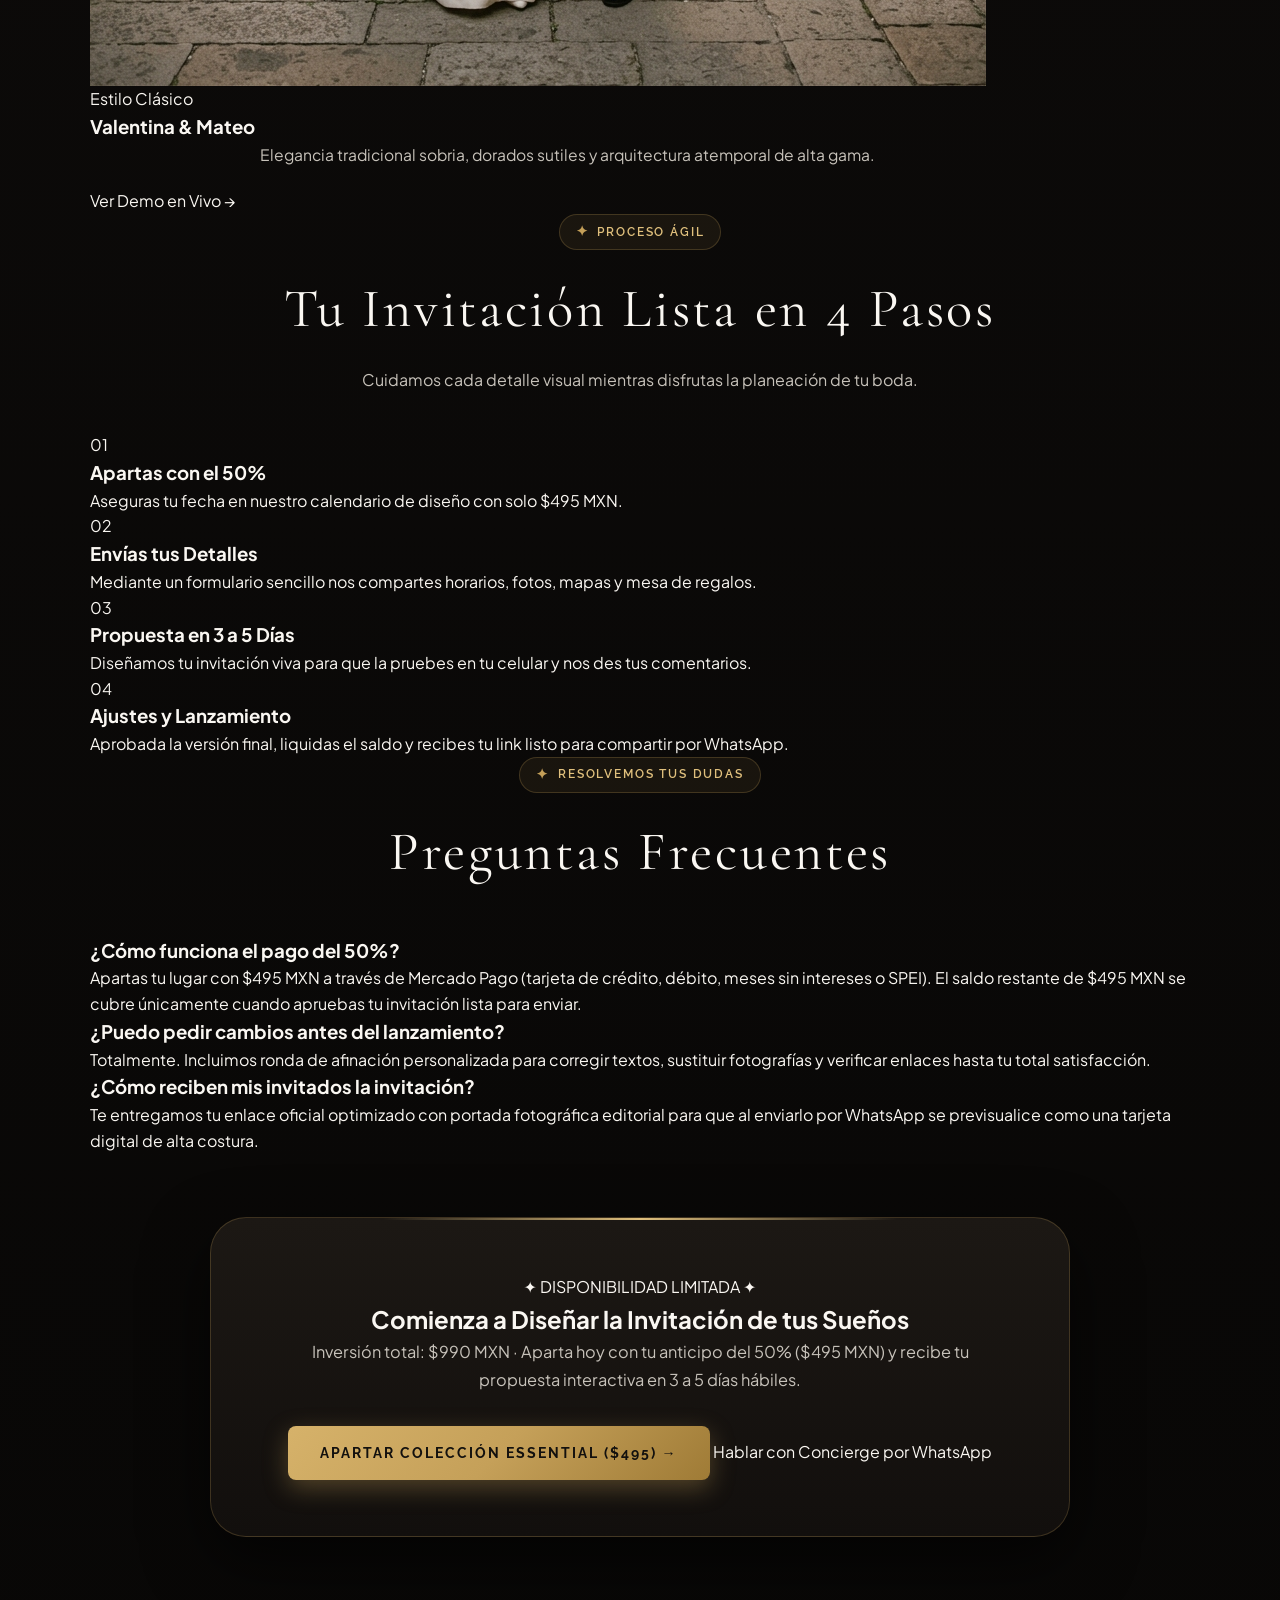
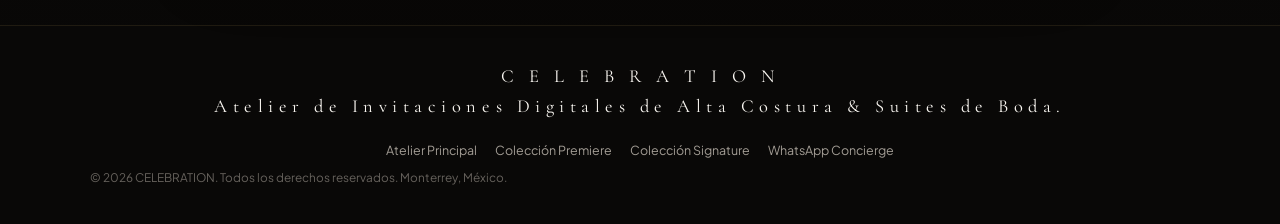
<file: essential.html>
<!DOCTYPE html>
<html lang="es">

<head>
  <meta charset="UTF-8">
  <!-- Google Tag Manager -->
  <script>(function (w, d, s, l, i) {
      w[l] = w[l] || []; w[l].push({
        'gtm.start':
          new Date().getTime(), event: 'gtm.js'
      }); var f = d.getElementsByTagName(s)[0],
        j = d.createElement(s), dl = l != 'dataLayer' ? '&l=' + l : ''; j.async = true; j.src =
          'https://www.googletagmanager.com/gtm.js?id=' + i + dl; f.parentNode.insertBefore(j, f);
    })(window, document, 'script', 'dataLayer', 'GTM-KD9P55XB');</script>
  <!-- End Google Tag Manager -->

  <meta name="viewport" content="width=device-width, initial-scale=1.0, maximum-scale=5.0">
  <title>CELEBRATION — Colección Essential | Invitaciones Digitales de Lujo</title>
  <meta name="description"
    content="Colección Essential de CELEBRATION: Diseño visual a la medida, extras digitales (música ambiental y animación de bienvenida), galería fotográfica y mapas Waze/Maps. Inversión $990 MXN (Anticipo 50% $495 MXN).">
  <meta name="keywords"
    content="invitaciones digitales de boda, invitacion essential, invitaciones bodas mexico, diseño invitacion digital, rsvp whatsapp boda, celebracion boda">
  <link rel="canonical" href="https://thecelebration.com.mx/essential.html">
  <meta name="robots" content="index, follow, max-image-preview:large">

  <!-- Open Graph / Redes Sociales & WhatsApp -->
  <meta property="og:site_name" content="CELEBRATION">
  <meta property="og:title" content="CELEBRATION — Colección Essential | Elegancia Digital">
  <meta property="og:description"
    content="Diseño visual personalizado, extras digitales con música ambiental y animación de bienvenida, galería fotográfica y mapas Waze/Maps. Inversión $990 MXN (Anticipo $495 MXN).">
  <meta property="og:url" content="https://thecelebration.com.mx/essential.html">
  <meta property="og:type" content="website">
  <meta property="og:image" content="https://thecelebration.com.mx/assets/images/estilo_romantico.jpg">
  <meta property="og:image:secure_url" content="https://thecelebration.com.mx/assets/images/estilo_romantico.jpg">
  <meta property="og:image:width" content="1200">
  <meta property="og:image:height" content="630">
  <meta name="twitter:card" content="summary_large_image">

  <!-- Favicon -->
  <link rel="icon" href="assets/icons/favicon-64x64.png" type="image/png">
  <link rel="icon" type="image/png" sizes="192x192" href="assets/icons/icon-192x192.png">
  <link rel="apple-touch-icon" sizes="180x180" href="assets/icons/apple-touch-icon-180x180.png">

  <!-- Tipografías Editoriales de Lujo -->
  <link rel="preconnect" href="https://fonts.googleapis.com">
  <link rel="preconnect" href="https://fonts.gstatic.com" crossorigin>
  <link
    href="https://fonts.googleapis.com/css2?family=Cormorant+Garamond:ital,wght@0,300;0,400;0,500;0,600;0,700;1,300;1,400&family=Playfair+Display:ital,wght@0,400;0,500;0,600;0,700;1,400;1,600&family=Plus+Jakarta+Sans:wght@300;400;500;600;700&family=Raleway:wght@400;500;600;700&family=Pinyon+Script&display=swap"
    rel="stylesheet">

  <link rel="stylesheet" href="signature.css?v=20261118d">
</head>

<body>
  <!-- Google Tag Manager (noscript) -->
  <noscript><iframe src="https://www.googletagmanager.com/ns.html?id=GTM-KD9P55XB" height="0" width="0"
      style="display:none;visibility:hidden"></iframe></noscript>
  <!-- End Google Tag Manager (noscript) -->

  <!-- Top Announcement Bar -->
  <div class="sig-topbar">
    <div class="sig-topbar-inner">
      <span>✦ TEMPORADA DE BODAS 2026 - 2027 · ENTREGA EXPRÉS DISPONIBLE · APARTADO CON 50% ✦</span>
    </div>
  </div>

  <!-- Header Minimalista -->
  <header class="sig-header">
    <div class="sig-header-inner">
      <a href="index.html" class="sig-back-link" title="Ir al sitio principal de CELEBRATION">
        <svg viewBox="0 0 24 24" width="14" height="14" fill="none" stroke="currentColor" stroke-width="2">
          <path d="M19 12H5M12 19l-7-7 7-7" />
        </svg>
        <span>Atelier CELEBRATION</span>
      </a>
      <a href="essential.html" class="sig-logo">C E L E B R A T I O N</a>
      <a href="checkout.html?pkg=essential&method=mp" class="sig-header-wa">Apartar ($495) →</a>
    </div>
  </header>

  <main>
    <!-- HERO SECTION ESSENTIAL -->
    <section class="sig-hero-section" id="paquete">
      <div class="sig-container">

        <div class="sig-hero-header">
          <div class="sig-badge-pill">
            <span class="sig-badge-spark">✦</span>
            <span>DISEÑO PERSONALIZADO · COLECCIÓN ESSENTIAL</span>
          </div>
          <h1 class="sig-package-title">ESSENTIAL</h1>
          <p class="sig-package-lead">
            La armonía ideal entre sofisticación visual y extras digitales: música ambiental, animación de bienvenida y
            diseño a medida para compartir cada detalle de su boda.
          </p>
        </div>

        <!-- Tarjeta de Contratación & Precios -->
        <div class="sig-offer-card">
          <div class="sig-offer-left">
            <span class="sig-offer-label">Inversión Oficial</span>
            <div class="sig-price-row">
              <span class="sig-price-num">$990</span>
              <span class="sig-price-cur">MXN</span>
            </div>
            <div class="sig-anticipo-badge">
              <span class="sig-anticipo-icon">✦</span>
              <span><strong>Anticipo del 50%: $495 MXN</strong> para apartar fecha · Saldo al aprobar tu
                invitación</span>
            </div>
          </div>
          <div class="sig-offer-right">
            <a href="checkout.html?pkg=essential&method=mp" class="sig-btn-primary" id="btnContrataEssential">
              APARTAR AHORA ($495 MXN) →
            </a>
            <div class="sig-trust-line">
              <svg viewBox="0 0 24 24" width="13" height="13" fill="none" stroke="currentColor" stroke-width="2">
                <rect width="18" height="11" x="3" y="11" rx="2" ry="2" />
                <path d="M7 11V7a5 5 0 0 1 10 0v4" />
              </svg>
              <span>Pago 100% seguro (Tarjetas, Meses Sin Intereses, Débito y SPEI)</span>
            </div>
          </div>
        </div>

        <!-- Grid Split: Portada & Características -->
        <div class="sig-split-grid">
          <div class="sig-visual-col">
            <div class="sig-img-frame">
              <img src="assets/images/estilo_romantico.jpg"
                alt="Colección Essential — CELEBRATION Invitación Digital Personalizada" class="sig-img"
                loading="eager">
            </div>
          </div>

          <div class="sig-features-col">
            <div class="sig-features-card">
              <h2 class="sig-features-heading">Lo que incluye tu Colección Essential:</h2>
              <ul class="sig-features-list">
                <li class="sig-feature-item">
                  <div class="sig-feat-icon">✦</div>
                  <div class="sig-feat-content">
                    <strong>Extra Digital: Música / Audio Ambiental Integrado</strong>
                    <p>Banda sonora instrumental integrada en reproductor flotante para cautivar los sentidos de tus
                      invitados desde el primer segundo.</p>
                  </div>
                </li>
                <li class="sig-feature-item">
                  <div class="sig-feat-icon">✦</div>
                  <div class="sig-feat-content">
                    <strong>Extra Digital: Clip / Animación de Bienvenida</strong>
                    <p>Efecto visual o animación interactiva de apertura exclusiva que eleva la recepción digital al
                      abrir el enlace.</p>
                  </div>
                </li>
                <li class="sig-feature-item">
                  <div class="sig-feat-icon">✦</div>
                  <div class="sig-feat-content">
                    <strong>Dirección Visual Personalizada</strong>
                    <p>Diseño estético con tipografías de autor y paleta de tonos personalizada acorde a la gama de su
                      boda.</p>
                  </div>
                </li>
                <li class="sig-feature-item">
                  <div class="sig-feat-icon">✦</div>
                  <div class="sig-feat-content">
                    <strong>Galería Fotográfica Editorial</strong>
                    <p>Galería con sus mejores momentos en alta definición, optimizada para carga ultra rápida en
                      cualquier smartphone.</p>
                  </div>
                </li>
                <li class="sig-feature-item">
                  <div class="sig-feat-icon">✦</div>
                  <div class="sig-feat-content">
                    <strong>Cuenta Regresiva en Tiempo Real</strong>
                    <p>Contador interactivo que crea emoción en sus invitados con los días, horas y minutos exactos para
                      el gran momento.</p>
                  </div>
                </li>
                <li class="sig-feature-item">
                  <div class="sig-feat-icon">✦</div>
                  <div class="sig-feat-content">
                    <strong>Ubicaciones con Navegación 1-Clic</strong>
                    <p>Botones directos para abrir la ceremonia y recepción en Google Maps y Waze sin margen de
                      extravíos.</p>
                  </div>
                </li>
                <li class="sig-feature-item">
                  <div class="sig-feat-icon">✦</div>
                  <div class="sig-feat-content">
                    <strong>Confirmación de Asistencia por WhatsApp</strong>
                    <p>Módulo para que sus invitados confirmen al instante mediante un mensaje preconfigurado directo a
                      su teléfono.</p>
                  </div>
                </li>
                <li class="sig-feature-item">
                  <div class="sig-feat-icon">✦</div>
                  <div class="sig-feat-content">
                    <strong>Itinerario, Dress Code y Notas</strong>
                    <p>Detalle claro del código de vestimenta con guía de color, horarios clave y recomendaciones para
                      el evento.</p>
                  </div>
                </li>
                <li class="sig-feature-item">
                  <div class="sig-feat-icon">✦</div>
                  <div class="sig-feat-content">
                    <strong>Mesa de Regalos &amp; Datos Bancarios</strong>
                    <p>Enlaces a sus tiendas favoritas y botón para copiar cuenta CLABE con un solo toque.</p>
                  </div>
                </li>
                <li class="sig-feature-item">
                  <div class="sig-feat-icon">✦</div>
                  <div class="sig-feat-content">
                    <strong>12 Meses de Vigencia en Línea</strong>
                    <p>Su invitación permanece disponible durante todo el proceso de planeación, el enlace y meses
                      posteriores.</p>
                  </div>
                </li>
              </ul>

              <div class="sig-features-cta-box">
                <a href="checkout.html?pkg=essential&method=mp" class="sig-btn-primary sig-btn--block">
                  APARTAR CON $495 MXN (50%) →
                </a>
              </div>
            </div>
          </div>
        </div>

      </div>
    </section>

    <!-- DEMOS INTERACTIVOS -->
    <section class="sig-demos-section" id="demos">
      <div class="sig-container">
        <div class="sig-section-head">
          <div class="sig-badge-pill">
            <span class="sig-badge-spark">✦</span>
            <span>EXPERIENCIAS REALES</span>
          </div>
          <h2 class="sig-section-title">Explora Nuestros Estilos Vivos</h2>
          <p class="sig-section-sub">
            Abre las muestras interactivas y comprueba cómo interactúan los invitados desde sus dispositivos.
          </p>
        </div>

        <div class="sig-demos-grid">
          <div class="sig-demo-card">
            <div class="sig-demo-img-box">
              <img src="assets/images/estilo_romantico.jpg" alt="Demo Estilo Romántico" class="sig-demo-img"
                loading="lazy">
              <span class="sig-demo-tag">Estilo Romántico</span>
            </div>
            <div class="sig-demo-body">
              <h3 class="sig-demo-title">Sofía &amp; Alejandro</h3>
              <p class="sig-demo-desc">Atmósfera floral delicada, tipografía script fluida y matices marfil cálido.</p>
              <a href="demo-romantico.html" target="_blank" rel="noopener" class="sig-demo-btn">Ver Demo en Vivo →</a>
            </div>
          </div>

          <div class="sig-demo-card">
            <div class="sig-demo-img-box">
              <img src="assets/images/estilo_clasico.jpg" alt="Demo Estilo Clásico" class="sig-demo-img" loading="lazy">
              <span class="sig-demo-tag">Estilo Clásico</span>
            </div>
            <div class="sig-demo-body">
              <h3 class="sig-demo-title">Valentina &amp; Mateo</h3>
              <p class="sig-demo-desc">Elegancia tradicional sobria, dorados sutiles y arquitectura atemporal de alta
                gama.</p>
              <a href="demo-clasico.html" target="_blank" rel="noopener" class="sig-demo-btn">Ver Demo en Vivo →</a>
            </div>
          </div>
        </div>
      </div>
    </section>

    <!-- PROCESO ATELIER -->
    <section class="sig-steps-section" id="proceso">
      <div class="sig-container">
        <div class="sig-section-head">
          <div class="sig-badge-pill">
            <span class="sig-badge-spark">✦</span>
            <span>PROCESO ÁGIL</span>
          </div>
          <h2 class="sig-section-title">Tu Invitación Lista en 4 Pasos</h2>
          <p class="sig-section-sub">
            Cuidamos cada detalle visual mientras disfrutas la planeación de tu boda.
          </p>
        </div>

        <div class="sig-steps-grid">
          <div class="sig-step-card">
            <span class="sig-step-num">01</span>
            <h3 class="sig-step-title">Apartas con el 50%</h3>
            <p class="sig-step-desc">Aseguras tu fecha en nuestro calendario de diseño con solo $495 MXN.</p>
          </div>
          <div class="sig-step-card">
            <span class="sig-step-num">02</span>
            <h3 class="sig-step-title">Envías tus Detalles</h3>
            <p class="sig-step-desc">Mediante un formulario sencillo nos compartes horarios, fotos, mapas y mesa de
              regalos.</p>
          </div>
          <div class="sig-step-card">
            <span class="sig-step-num">03</span>
            <h3 class="sig-step-title">Propuesta en 3 a 5 Días</h3>
            <p class="sig-step-desc">Diseñamos tu invitación viva para que la pruebes en tu celular y nos des tus
              comentarios.</p>
          </div>
          <div class="sig-step-card">
            <span class="sig-step-num">04</span>
            <h3 class="sig-step-title">Ajustes y Lanzamiento</h3>
            <p class="sig-step-desc">Aprobada la versión final, liquidas el saldo y recibes tu link listo para compartir
              por WhatsApp.</p>
          </div>
        </div>
      </div>
    </section>

    <!-- PREGUNTAS FRECUENTES -->
    <section class="sig-faq-section" id="faq">
      <div class="sig-container sig-container--narrow">
        <div class="sig-section-head">
          <div class="sig-badge-pill">
            <span class="sig-badge-spark">✦</span>
            <span>RESOLVEMOS TUS DUDAS</span>
          </div>
          <h2 class="sig-section-title">Preguntas Frecuentes</h2>
        </div>

        <div class="sig-faq-list">
          <div class="sig-faq-item">
            <h3 class="sig-faq-q">¿Cómo funciona el pago del 50%?</h3>
            <p class="sig-faq-a">Apartas tu lugar con $495 MXN a través de Mercado Pago (tarjeta de crédito, débito,
              meses sin intereses o SPEI). El saldo restante de $495 MXN se cubre únicamente cuando apruebas tu
              invitación lista para enviar.</p>
          </div>
          <div class="sig-faq-item">
            <h3 class="sig-faq-q">¿Puedo pedir cambios antes del lanzamiento?</h3>
            <p class="sig-faq-a">Totalmente. Incluimos ronda de afinación personalizada para corregir textos, sustituir
              fotografías y verificar enlaces hasta tu total satisfacción.</p>
          </div>
          <div class="sig-faq-item">
            <h3 class="sig-faq-q">¿Cómo reciben mis invitados la invitación?</h3>
            <p class="sig-faq-a">Te entregamos tu enlace oficial optimizado con portada fotográfica editorial para que
              al enviarlo por WhatsApp se previsualice como una tarjeta digital de alta costura.</p>
          </div>
        </div>
      </div>
    </section>

    <!-- CIERRE Y CTA FINAL -->
    <section class="sig-closing-section">
      <div class="sig-container">
        <div class="sig-closing-card">
          <div class="sig-closing-badge">✦ DISPONIBILIDAD LIMITADA ✦</div>
          <h2 class="sig-closing-title">Comienza a Diseñar la Invitación de tus Sueños</h2>
          <p class="sig-closing-lead">
            Inversión total: $990 MXN · Aparta hoy con tu anticipo del 50% ($495 MXN) y recibe tu propuesta interactiva
            en 3 a 5 días hábiles.
          </p>
          <div class="sig-closing-actions">
            <a href="checkout.html?pkg=essential&method=mp" class="sig-btn-primary sig-btn--lg">
              APARTAR COLECCIÓN ESSENTIAL ($495) →
            </a>
            <a href="https://wa.me/528121912778?text=Hola%2C%20quiero%20informaci%C3%B3n%20de%20la%20Colecci%C3%B3n%20Essential%20de%20%24990."
              class="sig-btn-ghost sig-btn--lg" target="_blank" rel="noopener">
              Hablar con Concierge por WhatsApp
            </a>
          </div>
        </div>
      </div>
    </section>
  </main>

  <footer class="sig-footer">
    <div class="sig-container">
      <div class="sig-footer-inner">
        <div class="sig-footer-brand">
          <span class="sig-footer-logo">C E L E B R A T I O N</span>
          <p class="sig-footer-tagline">Atelier de Invitaciones Digitales de Alta Costura &amp; Suites de Boda.</p>
        </div>
        <div class="sig-footer-links">
          <a href="index.html">Atelier Principal</a>
          <a href="premiere.html">Colección Premiere</a>
          <a href="signature.html">Colección Signature</a>
          <a href="https://wa.me/528121912778" target="_blank" rel="noopener">WhatsApp Concierge</a>
        </div>
      </div>
      <div class="sig-footer-copy">
        <p>© 2026 CELEBRATION. Todos los derechos reservados. Monterrey, México.</p>
      </div>
    </div>
  </footer>
</body>

</html>
</file>
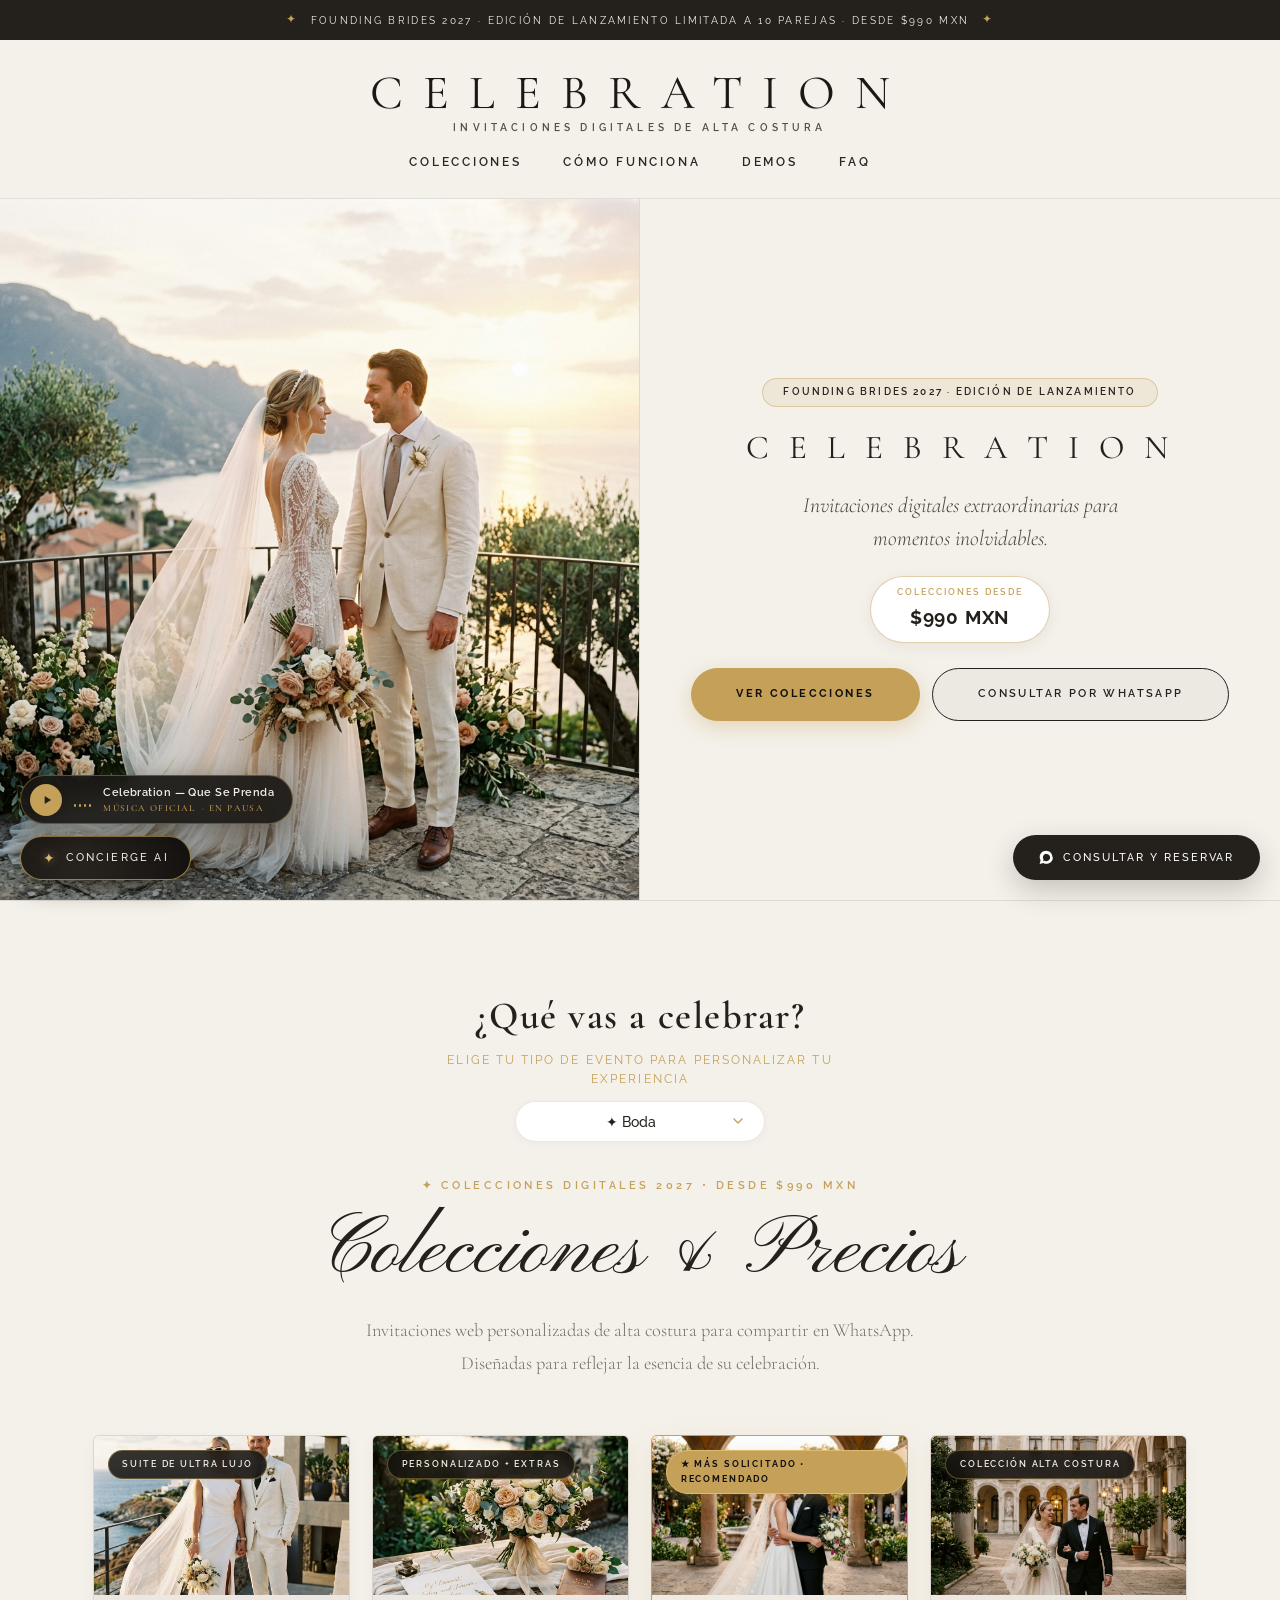
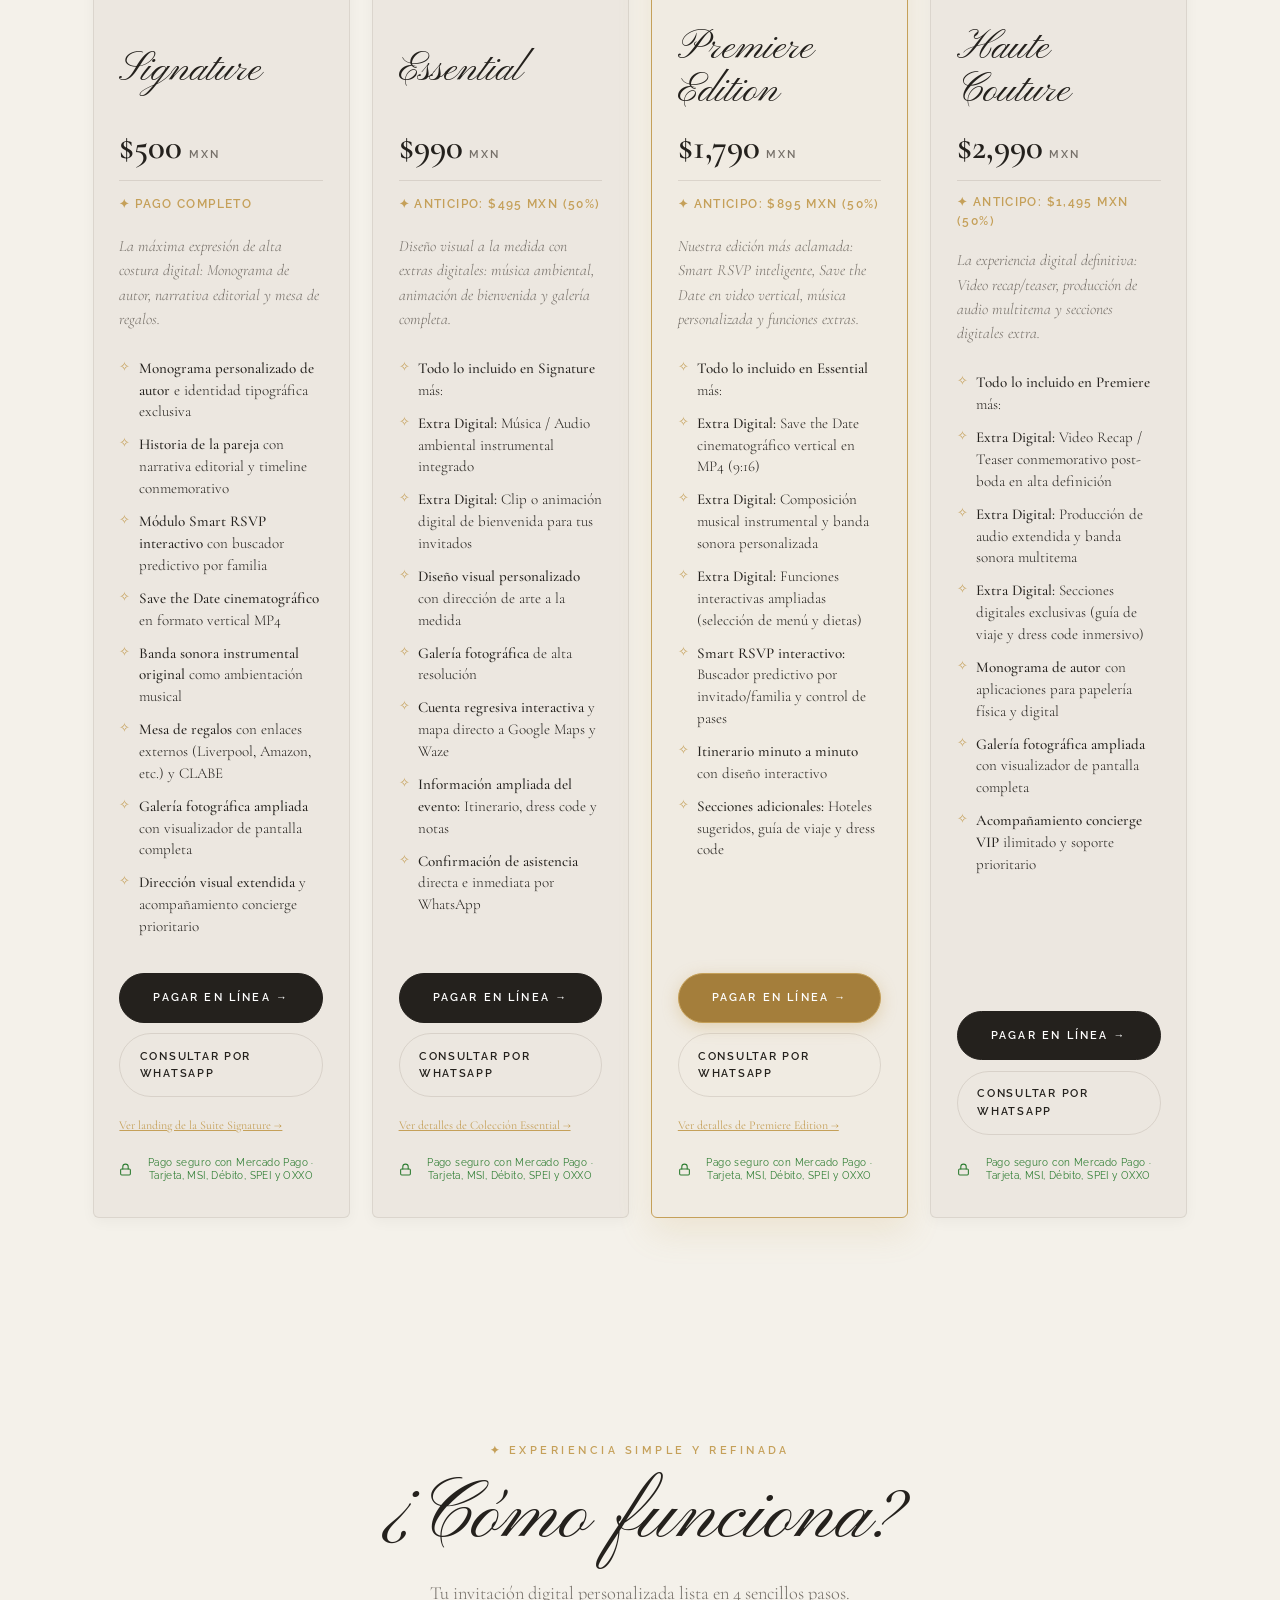
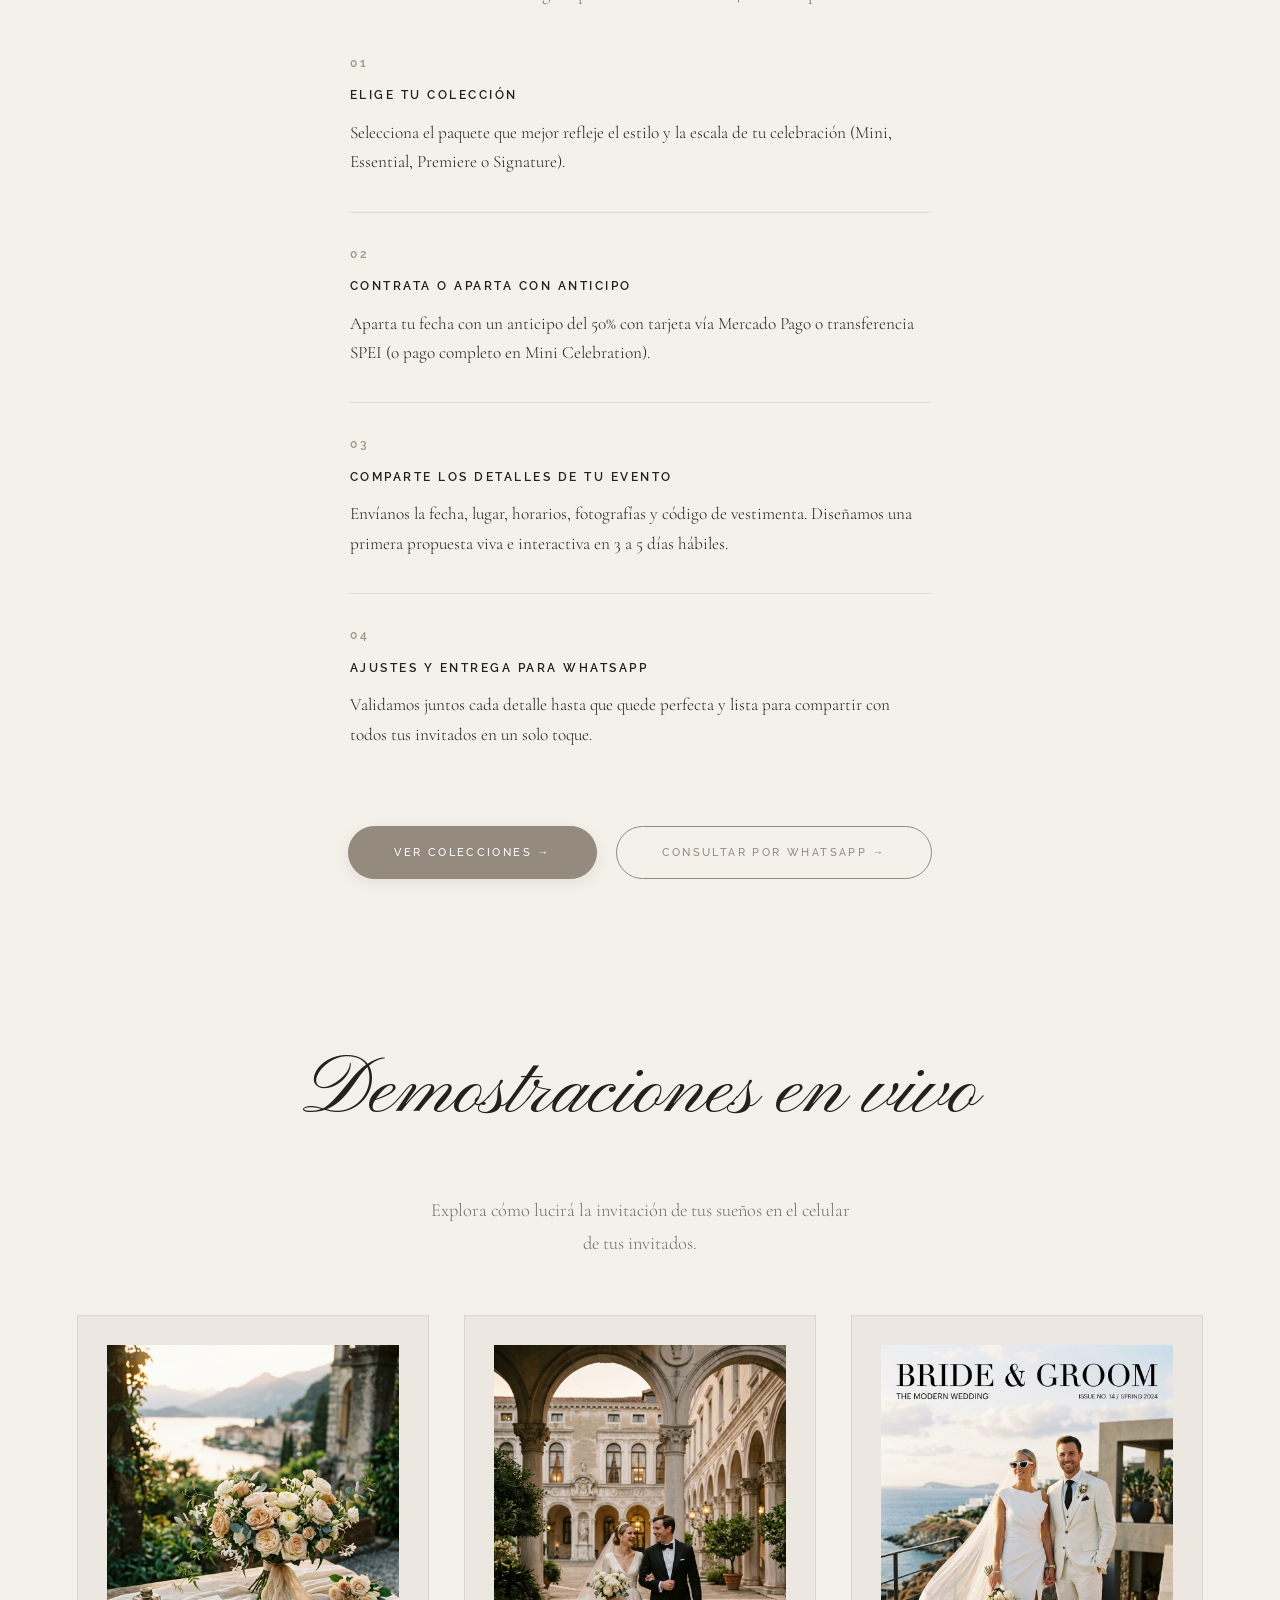
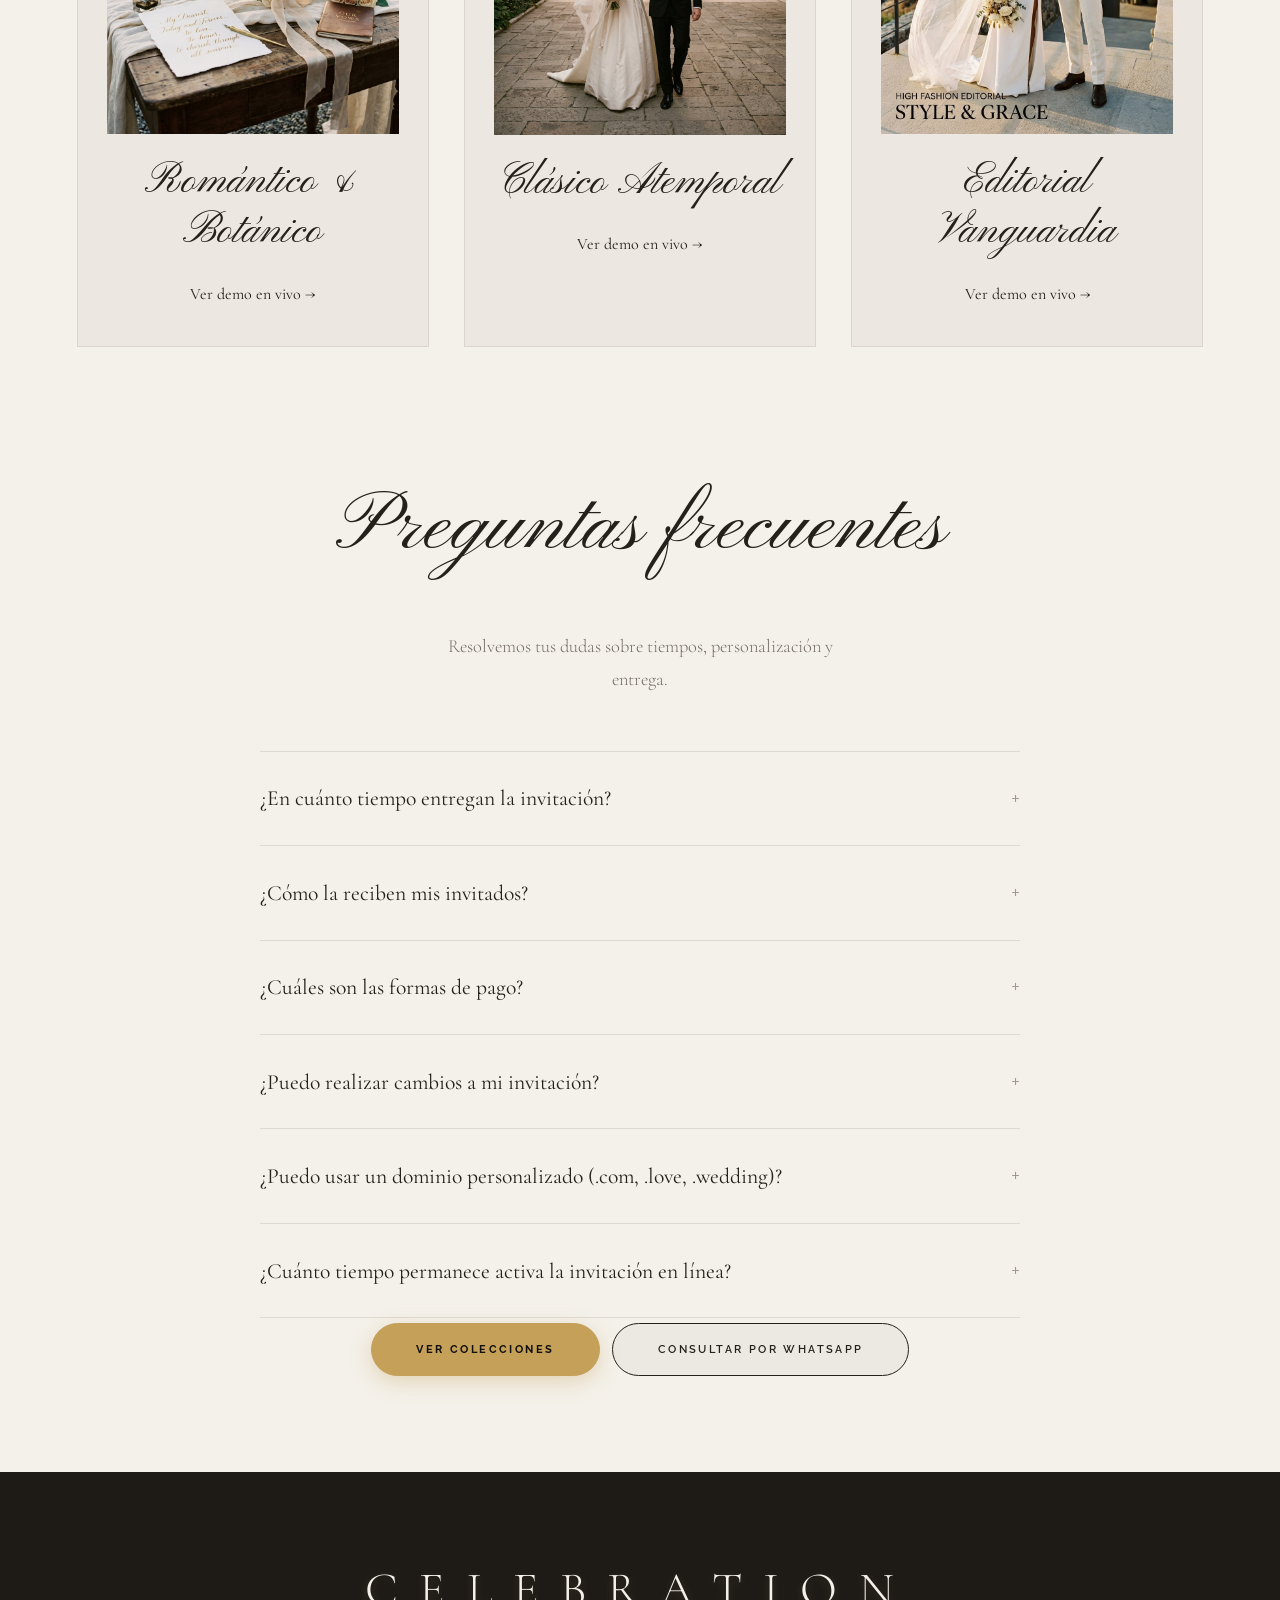
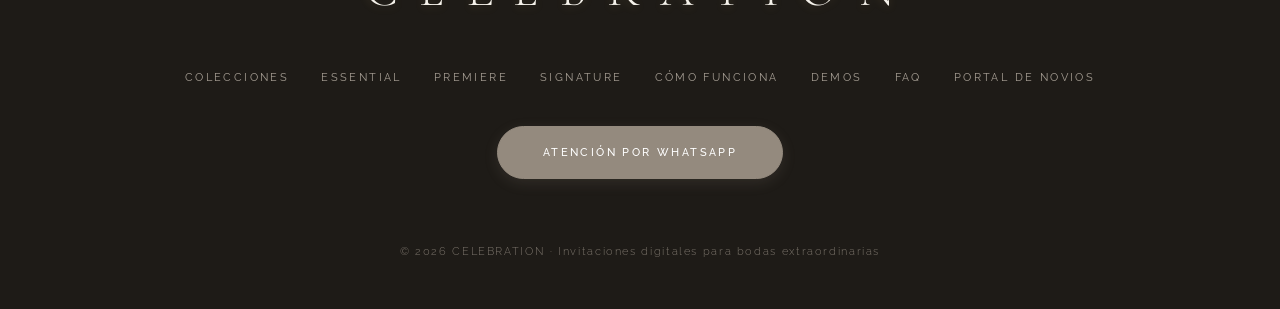
<file: live.html>
<!DOCTYPE html>
<html lang="es">
<head>
  <meta charset="UTF-8">
  <meta http-equiv="refresh" content="0; url=index.html">
  <title>CELEBRATION</title>
  <script>location.replace('index.html');</script>
</head>
<body>
</body>
</html>
</file>
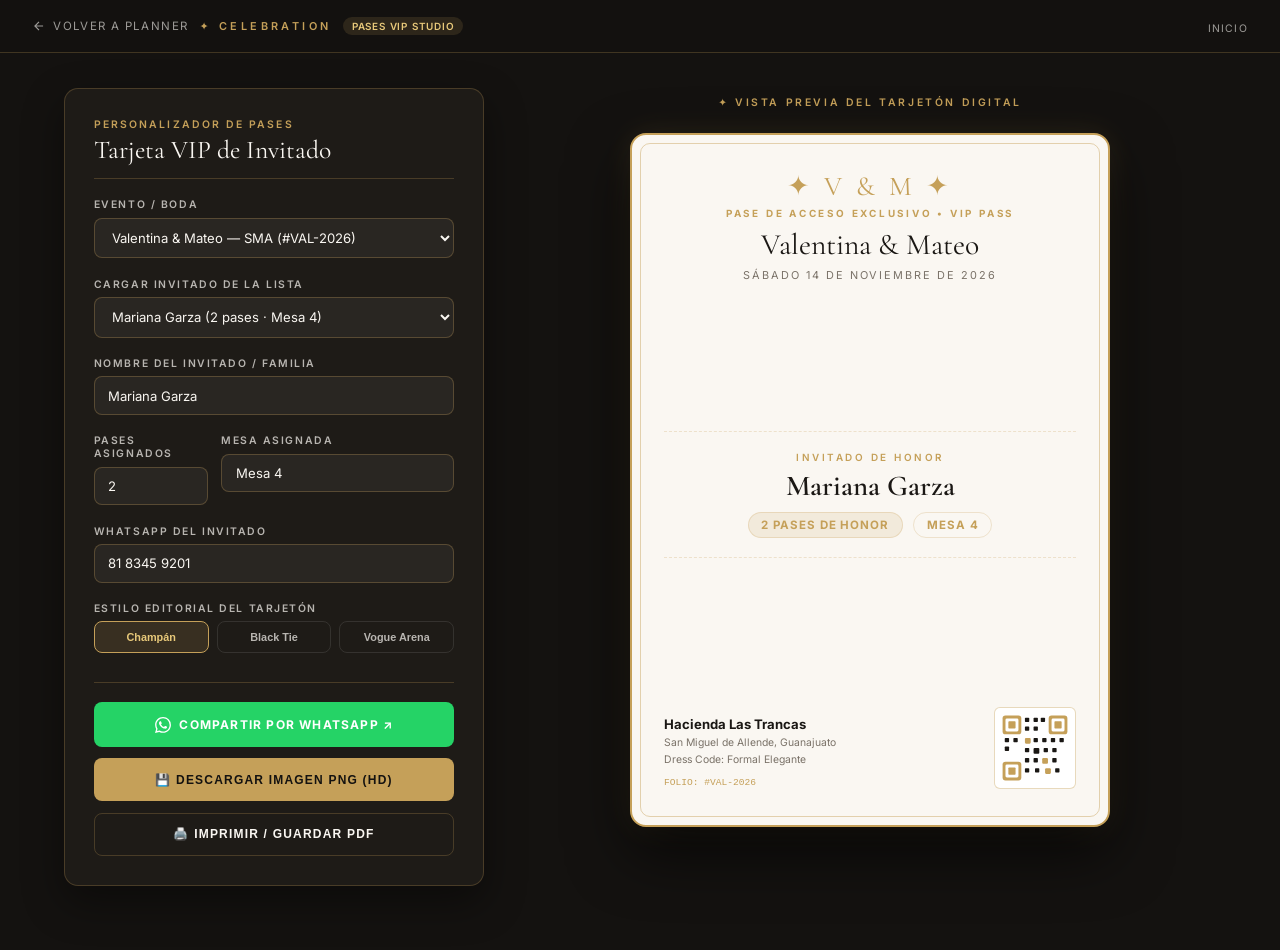
<file: passes.html>
<!DOCTYPE html>
<html lang="es-MX">
<head>
  <meta charset="UTF-8">
  <!-- Google Tag Manager -->
  <script>(function(w,d,s,l,i){w[l]=w[l]||[];w[l].push({'gtm.start':
  new Date().getTime(),event:'gtm.js'});var f=d.getElementsByTagName(s)[0],
  j=d.createElement(s),dl=l!='dataLayer'?'&l='+l:'';j.async=true;j.src=
  'https://www.googletagmanager.com/gtm.js?id='+i+dl;f.parentNode.insertBefore(j,f);
  })(window,document,'script','dataLayer','GTM-KD9P55XB');</script>
  <!-- End Google Tag Manager -->
<meta name="viewport" content="width=device-width, initial-scale=1.0, viewport-fit=cover">
  <title>Generador de Pases VIP Digitales — CELEBRATION</title>
  <meta name="description" content="Diseña, genera y comparte pases de honor y accesos VIP personalizados por WhatsApp para los invitados de tu boda.">
  <!-- Open Graph / WhatsApp Preview -->
  <meta property="og:site_name" content="CELEBRATION">
  <meta property="og:title" content="Generador de Pases VIP Digitales — CELEBRATION">
  <meta property="og:description" content="Diseña, genera y comparte pases de honor y accesos VIP personalizados por WhatsApp para los invitados de tu boda.">
  <meta property="og:type" content="website">
  <meta property="og:url" content="https://thecelebration.com.mx/passes.html">
  <meta property="og:image" content="https://thecelebration.com.mx/assets/images/og_share_banner.jpg">
  <meta property="og:image:secure_url" content="https://thecelebration.com.mx/assets/images/og_share_banner.jpg">
  <meta property="og:image:type" content="image/jpeg">
  <meta property="og:image:width" content="1200">
  <meta property="og:image:height" content="630">
  <meta name="twitter:card" content="summary_large_image">
  <meta name="twitter:image" content="https://thecelebration.com.mx/assets/images/og_share_banner.jpg">
  <meta name="robots" content="noindex, nofollow">
  <link rel="icon" href="assets/icons/favicon-64x64.png" type="image/png">
  <link rel="preconnect" href="https://fonts.googleapis.com">
  <link rel="preconnect" href="https://fonts.gstatic.com" crossorigin>
  <link href="https://fonts.googleapis.com/css2?family=Cormorant+Garamond:ital,wght@0,300;0,400;0,600;1,300;1,400&family=Inter:wght@300;400;500;600;700&family=Playfair+Display:ital,wght@0,500;1,400&display=swap" rel="stylesheet">
  <style>
    *, *::before, *::after { box-sizing: border-box; margin: 0; padding: 0; }
    :root {
      --gold: #C5A059;
      --gold-lt: #e8c97a;
      --cream: #FAF7F2;
      --ink: #141210;
      --ink-surface: #1e1b17;
      --ink-card: #26221d;
      --line: rgba(197, 160, 89, 0.25);
      --font-serif: 'Cormorant Garamond', Georgia, serif;
      --font-sans: 'Inter', system-ui, sans-serif;
      --r: 14px;
    }
    body {
      background: var(--ink);
      color: var(--cream);
      font-family: var(--font-sans);
      min-height: 100vh;
      display: flex;
      flex-direction: column;
      -webkit-font-smoothing: antialiased;
    }

    /* TOPBAR */
    .topbar {
      display: flex;
      align-items: center;
      justify-content: space-between;
      padding: 1rem 2rem;
      border-bottom: 1px solid var(--line);
      background: rgba(20, 18, 16, 0.95);
      backdrop-filter: blur(10px);
      position: sticky;
      top: 0;
      z-index: 100;
    }
    .back {
      display: inline-flex;
      align-items: center;
      gap: 0.45rem;
      font-size: 0.72rem;
      letter-spacing: 0.12em;
      text-transform: uppercase;
      color: rgba(250, 247, 242, 0.6);
      text-decoration: none;
      transition: color 0.2s;
    }
    .back:hover { color: var(--gold); }
    .brand-wrap {
      display: flex;
      align-items: center;
      gap: 0.7rem;
    }
    .brand-title {
      font-size: 0.68rem;
      letter-spacing: 0.32em;
      text-transform: uppercase;
      color: var(--gold);
      font-weight: 600;
    }
    .brand-badge {
      font-size: 0.62rem;
      padding: 0.2rem 0.55rem;
      border-radius: 50px;
      background: rgba(197, 160, 89, 0.15);
      color: var(--gold-lt);
      font-weight: 600;
      letter-spacing: 0.08em;
      text-transform: uppercase;
    }

    /* WRAPPER */
    .wrap {
      max-width: 1200px;
      width: 100%;
      margin: 0 auto;
      padding: 2.2rem 1.5rem 4rem;
      display: grid;
      grid-template-columns: 420px 1fr;
      gap: 2.5rem;
      flex: 1;
      align-items: start;
    }

    /* CONTROLS PANEL */
    .panel {
      background: var(--ink-surface);
      border: 1px solid var(--line);
      border-radius: var(--r);
      padding: 1.8rem;
      display: flex;
      flex-direction: column;
      gap: 1.2rem;
      box-shadow: 0 16px 40px rgba(0, 0, 0, 0.4);
    }
    .panel-header {
      border-bottom: 1px solid var(--line);
      padding-bottom: 0.8rem;
    }
    .panel-eyebrow {
      font-size: 0.65rem;
      letter-spacing: 0.2em;
      text-transform: uppercase;
      color: var(--gold);
      font-weight: 600;
      display: block;
      margin-bottom: 0.2rem;
    }
    .panel-title {
      font-family: var(--font-serif);
      font-size: 1.6rem;
      font-weight: 400;
      color: var(--cream);
    }
    .form-group {
      display: flex;
      flex-direction: column;
      gap: 0.4rem;
    }
    .form-label {
      font-size: 0.65rem;
      letter-spacing: 0.15em;
      text-transform: uppercase;
      color: rgba(250, 247, 242, 0.7);
      font-weight: 600;
    }
    .form-control {
      background: rgba(255, 255, 255, 0.05);
      border: 1px solid rgba(197, 160, 89, 0.3);
      border-radius: 8px;
      padding: 0.65rem 0.85rem;
      color: var(--cream);
      font-family: var(--font-sans);
      font-size: 0.82rem;
      outline: none;
      transition: border-color 0.2s;
    }
    .form-control:focus { border-color: var(--gold); }
    .form-row {
      display: grid;
      grid-template-columns: 1fr 1fr;
      gap: 0.8rem;
    }

    /* THEME SWITCHER PILLS */
    .theme-grid {
      display: grid;
      grid-template-columns: repeat(3, 1fr);
      gap: 0.5rem;
    }
    .theme-btn {
      background: transparent;
      border: 1px solid rgba(255, 255, 255, 0.1);
      border-radius: 8px;
      padding: 0.55rem 0.4rem;
      color: rgba(250, 247, 242, 0.7);
      font-size: 0.68rem;
      font-weight: 600;
      cursor: pointer;
      text-align: center;
      transition: all 0.2s;
    }
    .theme-btn:hover { border-color: var(--gold); color: var(--cream); }
    .theme-btn.active {
      background: rgba(197, 160, 89, 0.15);
      border-color: var(--gold);
      color: var(--gold-lt);
    }

    /* ACTION BUTTONS */
    .actions-box {
      display: flex;
      flex-direction: column;
      gap: 0.7rem;
      margin-top: 0.6rem;
      border-top: 1px solid var(--line);
      padding-top: 1.2rem;
    }
    .btn {
      display: inline-flex;
      align-items: center;
      justify-content: center;
      gap: 0.55rem;
      padding: 0.85rem 1.2rem;
      border-radius: 8px;
      font-size: 0.75rem;
      font-weight: 700;
      letter-spacing: 0.1em;
      text-transform: uppercase;
      text-decoration: none;
      cursor: pointer;
      transition: all 0.2s;
      border: 1px solid transparent;
    }
    .btn-wa {
      background: #25D366;
      color: #FFFFFF;
    }
    .btn-wa:hover { filter: brightness(1.08); transform: translateY(-1px); }
    .btn-gold {
      background: var(--gold);
      color: var(--ink);
    }
    .btn-gold:hover { background: var(--gold-lt); transform: translateY(-1px); }
    .btn-outline {
      background: transparent;
      border-color: var(--line);
      color: var(--cream);
    }
    .btn-outline:hover {
      border-color: var(--gold);
      background: rgba(197, 160, 89, 0.08);
      color: var(--gold-lt);
    }

    /* PREVIEW CONTAINER */
    .preview-stage {
      display: flex;
      flex-direction: column;
      align-items: center;
      gap: 1.5rem;
      position: sticky;
      top: 6rem;
    }

    /* TICKET / VIP PASS CARD (STATIONERY LOOK) */
    .vip-card {
      width: 100%;
      max-width: 480px;
      aspect-ratio: 9 / 13;
      border-radius: 16px;
      padding: 2.2rem 2rem;
      position: relative;
      display: flex;
      flex-direction: column;
      justify-content: space-between;
      text-align: center;
      box-shadow: 0 25px 60px rgba(0, 0, 0, 0.65), 0 0 30px rgba(197, 160, 89, 0.15);
      border: 2px solid #C5A059;
      transition: all 0.3s ease;
      overflow: hidden;
    }
    .vip-card::before {
      content: '';
      position: absolute;
      inset: 8px;
      border: 1px solid rgba(197, 160, 89, 0.45);
      border-radius: 10px;
      pointer-events: none;
    }

    /* THEMES */
    /* Theme 1: Romántico / Champagne Cream */
    .vip-card.theme-romantico {
      background: #FAF7F2;
      color: #1a1714;
    }
    .vip-card.theme-romantico .vip-inner-border { border-color: rgba(197, 160, 89, 0.4); }
    .vip-card.theme-romantico .vip-couple { color: #1a1714; }
    .vip-card.theme-romantico .vip-guest { color: #1a1714; }
    .vip-card.theme-romantico .vip-sub { color: #7a7268; }

    /* Theme 2: Clásico / Black Tie Noir */
    .vip-card.theme-clasico {
      background: radial-gradient(circle at top, #1e1b17 0%, #100f0d 100%);
      color: #FAF7F2;
      border-color: #e8c97a;
    }
    .vip-card.theme-clasico .vip-couple { color: #FAF7F2; }
    .vip-card.theme-clasico .vip-guest { color: #FAF7F2; }
    .vip-card.theme-clasico .vip-sub { color: rgba(250, 247, 242, 0.6); }

    /* Theme 3: Editorial / Vogue Sand */
    .vip-card.theme-editorial {
      background: #F4F1EA;
      color: #12100E;
      border-color: #8c7e6d;
    }
    .vip-card.theme-editorial .vip-couple { color: #12100E; }
    .vip-card.theme-editorial .vip-guest { color: #12100E; }
    .vip-card.theme-editorial .vip-sub { color: #6b6359; }

    /* CARD HEADER */
    .vip-monogram {
      font-family: var(--font-serif);
      font-size: 1.7rem;
      letter-spacing: 0.15em;
      color: var(--gold);
      margin-bottom: 0.2rem;
    }
    .vip-card-badge {
      font-size: 0.62rem;
      letter-spacing: 0.28em;
      text-transform: uppercase;
      color: var(--gold);
      font-weight: 700;
      margin-bottom: 0.6rem;
      display: block;
    }
    .vip-couple {
      font-family: var(--font-serif);
      font-size: 1.85rem;
      font-weight: 400;
      line-height: 1.15;
    }
    .vip-event-date {
      font-size: 0.68rem;
      letter-spacing: 0.18em;
      text-transform: uppercase;
      margin-top: 0.35rem;
    }

    /* CARD MID / GUEST INFO */
    .vip-mid-box {
      border-top: 1px dashed var(--line);
      border-bottom: 1px dashed var(--line);
      padding: 1.2rem 0;
      margin: 1rem 0;
      display: flex;
      flex-direction: column;
      gap: 0.35rem;
    }
    .vip-guest-tag {
      font-size: 0.62rem;
      letter-spacing: 0.25em;
      text-transform: uppercase;
      color: var(--gold);
      font-weight: 600;
    }
    .vip-guest {
      font-family: var(--font-serif);
      font-size: 1.8rem;
      font-weight: 600;
      line-height: 1.15;
    }
    .vip-passes-pill {
      display: inline-block;
      margin: 0.3rem auto 0;
      padding: 0.3rem 0.8rem;
      border-radius: 50px;
      background: rgba(197, 160, 89, 0.15);
      border: 1px solid var(--line);
      font-size: 0.72rem;
      font-weight: 700;
      letter-spacing: 0.08em;
      text-transform: uppercase;
      color: var(--gold);
    }

    /* CARD FOOTER */
    .vip-footer {
      display: flex;
      justify-content: space-between;
      align-items: flex-end;
      text-align: left;
      gap: 1rem;
    }
    .vip-venue-info {
      display: flex;
      flex-direction: column;
      gap: 0.2rem;
    }
    .vip-venue-title {
      font-weight: 700;
      font-size: 0.82rem;
    }
    .vip-venue-sub {
      font-size: 0.65rem;
      line-height: 1.4;
    }
    .vip-qr-box {
      width: 82px;
      height: 82px;
      background: #FFFFFF;
      border-radius: 6px;
      padding: 4px;
      display: flex;
      align-items: center;
      justify-content: center;
      border: 1px solid rgba(197, 160, 89, 0.4);
      flex-shrink: 0;
    }
    .vip-qr-box svg { width: 100%; height: 100%; }

    /* TOAST */
    .toast {
      position: fixed;
      bottom: 2rem;
      left: 50%;
      transform: translateX(-50%) translateY(20px);
      background: var(--ink-card);
      border: 1px solid var(--gold);
      color: var(--cream);
      font-size: 0.75rem;
      padding: 0.7rem 1.4rem;
      border-radius: 50px;
      opacity: 0;
      transition: opacity 0.3s, transform 0.3s;
      z-index: 1000;
      pointer-events: none;
    }
    .toast.show { opacity: 1; transform: translateX(-50%) translateY(0); }

    /* PRINT */
    @media print {
      body { background: #fff !important; color: #000 !important; }
      .topbar, .panel, .toast { display: none !important; }
      .wrap { display: block !important; padding: 0 !important; margin: 0 auto !important; }
      .preview-stage { position: static !important; }
      .vip-card {
        box-shadow: none !important;
        border: 2px solid #000 !important;
        break-inside: avoid;
        margin: 2rem auto !important;
      }
    }

    @media (max-width: 900px) {
      .topbar {
        flex-direction: column;
        align-items: stretch;
        gap: 0.65rem;
        padding: 0.75rem 1rem;
        width: 100%;
        max-width: 100vw;
        box-sizing: border-box;
      }
      .brand-wrap {
        justify-content: space-between;
        width: 100%;
        flex-wrap: wrap;
        gap: 0.5rem;
      }
      .wrap {
        grid-template-columns: 100%;
        padding: 1.2rem 1rem 3rem;
        gap: 1.5rem;
        width: 100%;
        max-width: 100vw;
        box-sizing: border-box;
      }
      .panel {
        padding: 1.2rem 1rem;
        width: 100%;
        max-width: 100%;
        box-sizing: border-box;
      }
      .preview-stage {
        position: static;
        order: -1;
        width: 100%;
        max-width: 100%;
      }
      .vip-card {
        max-width: 100%;
        padding: 1.5rem 1.2rem;
      }
      .form-row {
        grid-template-columns: 1fr;
      }
    }
  </style>
</head>
<body>
    <!-- Google Tag Manager (noscript) -->
  <noscript><iframe src="https://www.googletagmanager.com/ns.html?id=GTM-KD9P55XB"
  height="0" width="0" style="display:none;visibility:hidden"></iframe></noscript>
  <!-- End Google Tag Manager (noscript) -->
<header class="topbar">
    <div class="brand-wrap">
      <a href="planner.html" class="back" title="Volver al Portal Wedding Planner">
        <svg viewBox="0 0 24 24" fill="none" stroke="currentColor" stroke-width="2" width="14" height="14"><path d="M19 12H5M12 5l-7 7 7 7"/></svg>
        <span>Volver a Planner</span>
      </a>
      <span class="brand-title">✦ CELEBRATION</span>
      <span class="brand-badge">Pases VIP Studio</span>
    </div>
    <div>
      <a href="index.html" class="back" style="font-size:0.65rem;">Inicio</a>
    </div>
  </header>

  <main class="wrap">
    <!-- CONTROLS PANEL -->
    <section class="panel">
      <div class="panel-header">
        <span class="panel-eyebrow">Personalizador de Pases</span>
        <h2 class="panel-title">Tarjeta VIP de Invitado</h2>
      </div>

      <!-- Select Event -->
      <div class="form-group">
        <label class="form-label" for="eventSelect">Evento / Boda</label>
        <select id="eventSelect" class="form-control">
          <option value="VAL-2026">Valentina &amp; Mateo — SMA (#VAL-2026)</option>
          <option value="ISA-2026">Isabella &amp; Santiago — CDMX (#ISA-2026)</option>
          <option value="CAM-2026">Camila &amp; Sebastián — Los Cabos (#CAM-2026)</option>
        </select>
      </div>

      <!-- Select Guest from DB -->
      <div class="form-group">
        <label class="form-label" for="guestSelect">Cargar Invitado de la Lista</label>
        <select id="guestSelect" class="form-control">
          <!-- Populated by JS -->
        </select>
      </div>

      <!-- Editable fields -->
      <div class="form-group">
        <label class="form-label" for="inputGuestName">Nombre del Invitado / Familia</label>
        <input type="text" id="inputGuestName" class="form-control" value="Mariana Garza &amp; Acompañante">
      </div>

      <div class="form-row">
        <div class="form-group">
          <label class="form-label" for="inputPasses">Pases Asignados</label>
          <input type="number" id="inputPasses" class="form-control" min="1" max="10" value="2">
        </div>
        <div class="form-group">
          <label class="form-label" for="inputTable">Mesa Asignada</label>
          <input type="text" id="inputTable" class="form-control" value="Mesa 4">
        </div>
      </div>

      <div class="form-group">
        <label class="form-label" for="inputPhone">WhatsApp del Invitado</label>
        <input type="tel" id="inputPhone" class="form-control" placeholder="81 1234 5678">
      </div>

      <!-- Theme Selector -->
      <div class="form-group">
        <label class="form-label">Estilo Editorial del Tarjetón</label>
        <div class="theme-grid">
          <button type="button" class="theme-btn active" data-theme="theme-romantico">Champán</button>
          <button type="button" class="theme-btn" data-theme="theme-clasico">Black Tie</button>
          <button type="button" class="theme-btn" data-theme="theme-editorial">Vogue Arena</button>
        </div>
      </div>

      <!-- Actions -->
      <div class="actions-box">
        <a href="#" class="btn btn-wa" id="btnShareWa" target="_blank" rel="noopener">
          <svg viewBox="0 0 24 24" fill="currentColor" width="16" height="16"><path d="M17.472 14.382c-.297-.149-1.758-.867-2.03-.967-.273-.099-.471-.148-.67.15-.197.297-.767.966-.94 1.164-.173.199-.347.223-.644.075-.297-.15-1.255-.463-2.39-1.475-.883-.788-1.48-1.761-1.653-2.059-.173-.297-.018-.458.13-.606.134-.133.298-.347.446-.52.149-.174.198-.298.298-.497.099-.198.05-.371-.025-.52-.075-.149-.669-1.612-.916-2.207-.242-.579-.487-.5-.669-.51-.173-.008-.371-.01-.57-.01-.198 0-.52.074-.792.372-.272.297-1.04 1.016-1.04 2.479 0 1.462 1.065 2.875 1.213 3.074.149.198 2.096 3.2 5.077 4.487.709.306 1.262.489 1.694.625.712.227 1.36.195 1.871.118.571-.085 1.758-.719 2.006-1.413.248-.694.248-1.289.173-1.413-.074-.124-.272-.198-.57-.347m-5.421 7.403h-.004a9.87 9.87 0 01-5.031-1.378l-.361-.214-3.741.982.998-3.648-.235-.374a9.86 9.86 0 01-1.51-5.26c.001-5.45 4.436-9.884 9.888-9.884 2.64 0 5.122 1.03 6.988 2.898a9.825 9.825 0 012.893 6.994c-.003 5.45-4.437 9.884-9.885 9.884m8.413-18.297A11.815 11.815 0 0012.05 0C5.495 0 .16 5.335.157 11.892c0 2.096.547 4.142 1.588 5.945L.057 24l6.305-1.654a11.882 11.882 0 005.683 1.448h.005c6.554 0 11.89-5.335 11.893-11.893a11.821 11.821 0 00-3.48-8.413Z"/></svg>
          Compartir por WhatsApp ↗
        </a>
        <button type="button" class="btn btn-gold" id="btnDownloadImage">
          💾 Descargar Imagen PNG (HD)
        </button>
        <button type="button" class="btn btn-outline" id="btnPrintPass">
          🖨️ Imprimir / Guardar PDF
        </button>
      </div>
    </section>

    <!-- PREVIEW STAGE -->
    <section class="preview-stage">
      <span style="font-size:0.65rem; letter-spacing:0.25em; text-transform:uppercase; color:var(--gold); font-weight:600;">
        ✦ Vista Previa del Tarjetón Digital
      </span>

      <!-- THE VIP PASS -->
      <div class="vip-card theme-romantico" id="vipCard">
        <!-- TOP -->
        <div class="vip-top">
          <div class="vip-monogram" id="cardMonogram">✦ V &amp; M ✦</div>
          <span class="vip-card-badge">Pase de Acceso Exclusivo • VIP Pass</span>
          <h1 class="vip-couple" id="cardCouple">Valentina &amp; Mateo</h1>
          <p class="vip-event-date vip-sub" id="cardDate">Sábado 14 de Noviembre de 2026</p>
        </div>

        <!-- MID -->
        <div class="vip-mid-box">
          <span class="vip-guest-tag">Invitado de Honor</span>
          <h2 class="vip-guest" id="cardGuest">Mariana Garza &amp; Acompañante</h2>
          <div>
            <span class="vip-passes-pill" id="cardPasses">2 Pases de Honor</span>
            <span class="vip-passes-pill" style="margin-left:0.4rem; background:transparent;" id="cardTable">Mesa 4</span>
          </div>
        </div>

        <!-- BOTTOM -->
        <div class="vip-footer">
          <div class="vip-venue-info">
            <span class="vip-venue-title" id="cardVenue">Hacienda Las Trancas</span>
            <span class="vip-venue-sub vip-sub" id="cardCity">San Miguel de Allende, GTO</span>
            <span class="vip-venue-sub vip-sub" id="cardDress">Dress Code: Formal Elegante</span>
            <span class="vip-venue-sub" style="font-family:monospace; font-size:0.6rem; color:var(--gold); margin-top:0.3rem;" id="cardFolio">FOLIO: #VAL-2026</span>
          </div>
          <div class="vip-qr-box" id="cardQr">
            <!-- Native SVG QR -->
          </div>
        </div>
      </div>
    </section>
  </main>

  <div class="toast" id="toast"></div>

  <!-- SCRIPT ENGINE -->
  <script type="module">
    import { CONCIERGE_EVENTS_DB } from './concierge-db.js';

    let currentFolio = 'VAL-2026';
    let currentTheme = 'theme-romantico';
    let guests = [];

    // Elements
    const eventSelect = document.getElementById('eventSelect');
    const guestSelect = document.getElementById('guestSelect');
    const inputGuestName = document.getElementById('inputGuestName');
    const inputPasses = document.getElementById('inputPasses');
    const inputTable = document.getElementById('inputTable');
    const inputPhone = document.getElementById('inputPhone');

    const vipCard = document.getElementById('vipCard');
    const cardMonogram = document.getElementById('cardMonogram');
    const cardCouple = document.getElementById('cardCouple');
    const cardDate = document.getElementById('cardDate');
    const cardGuest = document.getElementById('cardGuest');
    const cardPasses = document.getElementById('cardPasses');
    const cardTable = document.getElementById('cardTable');
    const cardVenue = document.getElementById('cardVenue');
    const cardCity = document.getElementById('cardCity');
    const cardDress = document.getElementById('cardDress');
    const cardFolio = document.getElementById('cardFolio');
    const cardQr = document.getElementById('cardQr');
    const btnShareWa = document.getElementById('btnShareWa');

    function showToast(text) {
      const t = document.getElementById('toast');
      t.textContent = text;
      t.classList.add('show');
      setTimeout(() => t.classList.remove('show'), 3500);
    }

    function renderQrSVG() {
      cardQr.innerHTML = `
        <svg viewBox="0 0 100 100" fill="#1a1714" xmlns="http://www.w3.org/2000/svg">
          <rect x="5" y="5" width="26" height="26" rx="4" fill="#C5A059"/>
          <rect x="9" y="9" width="18" height="18" rx="2" fill="#fff"/>
          <rect x="13" y="13" width="10" height="10" rx="1" fill="#C5A059"/>
          
          <rect x="69" y="5" width="26" height="26" rx="4" fill="#C5A059"/>
          <rect x="73" y="9" width="18" height="18" rx="2" fill="#fff"/>
          <rect x="77" y="13" width="10" height="10" rx="1" fill="#C5A059"/>
          
          <rect x="5" y="69" width="26" height="26" rx="4" fill="#C5A059"/>
          <rect x="9" y="73" width="18" height="18" rx="2" fill="#fff"/>
          <rect x="13" y="77" width="10" height="10" rx="1" fill="#C5A059"/>
          
          <rect x="36" y="8" width="6" height="6" rx="1"/>
          <rect x="48" y="8" width="6" height="6" rx="1"/>
          <rect x="58" y="8" width="6" height="6" rx="1"/>
          <rect x="36" y="20" width="6" height="6" rx="1"/>
          <rect x="48" y="20" width="6" height="6" rx="1"/>

          <rect x="8" y="36" width="6" height="6" rx="1"/>
          <rect x="20" y="36" width="6" height="6" rx="1"/>
          <rect x="8" y="48" width="6" height="6" rx="1"/>

          <rect x="36" y="36" width="8" height="8" rx="1.5" fill="#C5A059"/>
          <rect x="48" y="36" width="6" height="6" rx="1"/>
          <rect x="60" y="36" width="6" height="6" rx="1"/>
          <rect x="72" y="36" width="6" height="6" rx="1"/>
          <rect x="84" y="36" width="6" height="6" rx="1"/>

          <rect x="36" y="50" width="6" height="6" rx="1"/>
          <rect x="48" y="50" width="8" height="8" rx="1.5" fill="#1a1714"/>
          <rect x="62" y="50" width="6" height="6" rx="1"/>
          <rect x="74" y="50" width="6" height="6" rx="1"/>

          <rect x="36" y="64" width="6" height="6" rx="1"/>
          <rect x="48" y="64" width="6" height="6" rx="1"/>
          <rect x="60" y="64" width="8" height="8" rx="1.5" fill="#C5A059"/>
          <rect x="74" y="64" width="6" height="6" rx="1"/>

          <rect x="36" y="78" width="6" height="6" rx="1"/>
          <rect x="50" y="78" width="6" height="6" rx="1"/>
          <rect x="64" y="78" width="8" height="8" rx="1.5" fill="#C5A059"/>
          <rect x="78" y="78" width="6" height="6" rx="1"/>
        </svg>
      `;
    }

    function loadEvent(folio) {
      currentFolio = folio;
      const ev = CONCIERGE_EVENTS_DB[folio];
      if (!ev) return;

      // Initials monogram
      const initials = ev.couple.split('&').map(n => n.trim().charAt(0)).join(' & ');
      cardMonogram.textContent = `✦ ${initials} ✦`;
      cardCouple.textContent = ev.couple;
      cardDate.textContent = ev.date;
      cardVenue.textContent = ev.reception.place;
      cardCity.textContent = ev.city;
      cardDress.textContent = `Dress Code: ${ev.dressCode.title.split('/')[0].trim()}`;
      cardFolio.textContent = `FOLIO: #${ev.folio}`;

      // Load guests from localStorage or fallback
      const saved = localStorage.getItem(`celebration_planner_${folio}`);
      if (saved) {
        try { guests = JSON.parse(saved); } catch (e) { guests = ev.guests || []; }
      } else {
        guests = ev.guests || [];
      }

      // Populate guest selector
      guestSelect.innerHTML = guests.map((g, idx) => `
        <option value="${idx}">${g.name} (${g.passes || 1} pases · ${g.table || 'Sin mesa'})</option>
      `).join('');

      if (guests.length > 0) {
        selectGuest(0);
      }

      renderQrSVG();
    }

    function selectGuest(idx) {
      const g = guests[idx];
      if (!g) return;

      inputGuestName.value = g.name;
      inputPasses.value = g.passes || 1;
      inputTable.value = g.table || 'Mesa 1';
      inputPhone.value = g.phone || '';

      updateCard();
    }

    function updateCard() {
      const name = inputGuestName.value.trim() || 'Invitado de Honor';
      const passes = Number(inputPasses.value) || 1;
      const table = inputTable.value.trim() || 'Mesa de Honor';
      const phone = inputPhone.value.replace(/[^0-9]/g, '');

      cardGuest.textContent = name;
      cardPasses.textContent = `${passes} ${passes > 1 ? 'Pases de Honor' : 'Pase de Honor'}`;
      cardTable.textContent = table;

      // WhatsApp Share Link
      const ev = CONCIERGE_EVENTS_DB[currentFolio];
      const demoLinks = {
        'VAL-2026': 'https://thecelebration.com.mx/demo-romantico.html',
        'ISA-2026': 'https://thecelebration.com.mx/demo-clasico.html',
        'CAM-2026': 'https://thecelebration.com.mx/demo-editorial.html'
      };
      const demoUrl = demoLinks[currentFolio] || 'https://thecelebration.com.mx';

      const waMsg = encodeURIComponent(
        `Estimad@ *${name}* ✨,\n\nCon inmensa alegría, *${ev.couple}* tienen el honor de compartir su *Pase VIP Oficial* para su enlace matrimonial.\n\n` +
        `✦ *Fecha:* ${ev.date}\n` +
        `✦ *Recepción:* ${ev.reception.place} (${ev.city})\n` +
        `✦ *Pases Reservados:* ${passes} ${passes > 1 ? 'personas' : 'persona'}\n` +
        `✦ *Mesa Asignada:* ${table}\n` +
        `✦ *Dress Code:* ${ev.dressCode.title}\n\n` +
        `Puedes consultar el itinerario interactivo con GPS (Waze/Maps), lista de regalos y confirmar tu asistencia en un clic aquí:\n${demoUrl}\n\n` +
        `¡Será un honor inmenso brindar juntos!`
      );

      const targetPhone = phone ? (phone.startsWith('52') ? phone : '52' + phone) : '';
      btnShareWa.href = targetPhone 
        ? `https://wa.me/${targetPhone}?text=${waMsg}`
        : `https://wa.me/?text=${waMsg}`;
    }

    // Canvas Image Downloader (HD 2x Retina Export)
    function downloadVipPassImage() {
      const card = vipCard;
      const width = 1080;
      const height = 1350;

      const canvas = document.createElement('canvas');
      canvas.width = width;
      canvas.height = height;
      const ctx = canvas.getContext('2d');

      const isClassic = currentTheme === 'theme-clasico';
      const isEditorial = currentTheme === 'theme-editorial';

      // Background
      if (isClassic) {
        ctx.fillStyle = '#141210';
      } else if (isEditorial) {
        ctx.fillStyle = '#F4F1EA';
      } else {
        ctx.fillStyle = '#FAF7F2';
      }
      ctx.fillRect(0, 0, width, height);

      // Gold Outer Frame
      ctx.strokeStyle = '#C5A059';
      ctx.lineWidth = 10;
      ctx.strokeRect(30, 30, width - 60, height - 60);

      // Inner Frame
      ctx.strokeStyle = 'rgba(197, 160, 89, 0.45)';
      ctx.lineWidth = 2;
      ctx.strokeRect(45, 45, width - 90, height - 90);

      // Monogram
      ctx.fillStyle = '#C5A059';
      ctx.font = 'italic 44px Georgia';
      ctx.textAlign = 'center';
      ctx.fillText(cardMonogram.textContent, width / 2, 130);

      // Badge
      ctx.font = '600 18px sans-serif';
      ctx.letterSpacing = '5px';
      ctx.fillText('PASE DE ACCESO EXCLUSIVO • VIP PASS', width / 2, 185);

      // Couple Names
      ctx.fillStyle = isClassic ? '#FAF7F2' : '#1a1714';
      ctx.font = '300 70px Georgia';
      ctx.fillText(cardCouple.textContent, width / 2, 280);

      // Date
      ctx.fillStyle = isClassic ? 'rgba(250,247,242,0.7)' : '#7a7268';
      ctx.font = '500 22px sans-serif';
      ctx.fillText(cardDate.textContent.toUpperCase(), width / 2, 330);

      // Dashed Separator
      ctx.setLineDash([10, 8]);
      ctx.strokeStyle = 'rgba(197, 160, 89, 0.5)';
      ctx.lineWidth = 2;
      ctx.beginPath();
      ctx.moveTo(100, 410);
      ctx.lineTo(width - 100, 410);
      ctx.stroke();

      // Guest Tag
      ctx.setLineDash([]);
      ctx.fillStyle = '#C5A059';
      ctx.font = '700 20px sans-serif';
      ctx.fillText('INVITADO DE HONOR', width / 2, 480);

      // Guest Name
      ctx.fillStyle = isClassic ? '#FAF7F2' : '#1a1714';
      ctx.font = '600 58px Georgia';
      ctx.fillText(cardGuest.textContent, width / 2, 570);

      // Passes & Table
      ctx.fillStyle = '#C5A059';
      ctx.font = '700 26px sans-serif';
      ctx.fillText(`${cardPasses.textContent.toUpperCase()} • ${cardTable.textContent.toUpperCase()}`, width / 2, 650);

      // Dashed Separator 2
      ctx.setLineDash([10, 8]);
      ctx.beginPath();
      ctx.moveTo(100, 740);
      ctx.lineTo(width - 100, 740);
      ctx.stroke();
      ctx.setLineDash([]);

      // Venue Info (Left)
      ctx.textAlign = 'left';
      ctx.fillStyle = isClassic ? '#FAF7F2' : '#1a1714';
      ctx.font = '700 32px sans-serif';
      ctx.fillText(cardVenue.textContent, 110, 860);

      ctx.fillStyle = isClassic ? 'rgba(250,247,242,0.7)' : '#7a7268';
      ctx.font = '400 24px sans-serif';
      ctx.fillText(cardCity.textContent, 110, 910);
      ctx.fillText(cardDress.textContent, 110, 955);

      ctx.fillStyle = '#C5A059';
      ctx.font = '700 22px monospace';
      ctx.fillText(cardFolio.textContent, 110, 1010);

      // QR Box on Canvas (Right)
      const qx = width - 290;
      const qy = 830;
      const qw = 180;
      ctx.fillStyle = '#FFFFFF';
      ctx.fillRect(qx, qy, qw, qw);
      ctx.strokeStyle = '#C5A059';
      ctx.lineWidth = 3;
      ctx.strokeRect(qx, qy, qw, qw);

      // QR Finder Top-Left
      ctx.fillStyle = '#C5A059';
      ctx.fillRect(qx + 12, qy + 12, 45, 45);
      ctx.fillStyle = '#FFFFFF';
      ctx.fillRect(qx + 20, qy + 20, 29, 29);
      ctx.fillStyle = '#C5A059';
      ctx.fillRect(qx + 26, qy + 26, 17, 17);

      // QR Finder Top-Right
      ctx.fillStyle = '#C5A059';
      ctx.fillRect(qx + qw - 57, qy + 12, 45, 45);
      ctx.fillStyle = '#FFFFFF';
      ctx.fillRect(qx + qw - 49, qy + 20, 29, 29);
      ctx.fillStyle = '#C5A059';
      ctx.fillRect(qx + qw - 43, qy + 26, 17, 17);

      // QR Finder Bottom-Left
      ctx.fillStyle = '#C5A059';
      ctx.fillRect(qx + 12, qy + qw - 57, 45, 45);
      ctx.fillStyle = '#FFFFFF';
      ctx.fillRect(qx + 20, qy + qw - 49, 29, 29);
      ctx.fillStyle = '#C5A059';
      ctx.fillRect(qx + 26, qy + qw - 43, 17, 17);

      // Decorative matrix points
      ctx.fillStyle = '#1a1714';
      ctx.fillRect(qx + 70, qy + 16, 10, 10);
      ctx.fillRect(qx + 95, qy + 16, 10, 10);
      ctx.fillRect(qx + 70, qy + 36, 10, 10);
      ctx.fillRect(qx + 95, qy + 36, 10, 10);
      ctx.fillRect(qx + 16, qy + 70, 10, 10);
      ctx.fillRect(qx + 36, qy + 70, 10, 10);
      ctx.fillRect(qx + 70, qy + 70, 14, 14);
      ctx.fillRect(qx + 100, qy + 70, 10, 10);
      ctx.fillRect(qx + 130, qy + 70, 10, 10);
      ctx.fillRect(qx + 70, qy + 100, 10, 10);
      ctx.fillRect(qx + 100, qy + 100, 14, 14);
      ctx.fillRect(qx + 130, qy + 100, 10, 10);
      ctx.fillRect(qx + 70, qy + 130, 10, 10);
      ctx.fillRect(qx + 100, qy + 130, 10, 10);
      ctx.fillRect(qx + 130, qy + 130, 14, 14);

      // Footer branding
      ctx.fillStyle = '#C5A059';
      ctx.font = '600 18px sans-serif';
      ctx.textAlign = 'center';
      ctx.fillText('CELEBRATION • ATELIER DIGITAL DE ALTA COSTURA', width / 2, 1260);

      // Download
      const link = document.createElement('a');
      const filename = `CELEBRATION_PASE_${currentFolio}_${cardGuest.textContent.replace(/[^a-zA-Z0-9]/g, '_')}.png`;
      link.download = filename;
      link.href = canvas.toDataURL('image/png');
      link.click();

      showToast('✦ Pase VIP descargado en alta resolución PNG (1080x1350)');
    }

    // Event Listeners
    eventSelect.addEventListener('change', (e) => {
      loadEvent(e.target.value);
      try {
        const url = new URL(window.location);
        url.searchParams.set('folio', e.target.value);
        url.searchParams.delete('guest');
        window.history.replaceState({}, '', url);
      } catch (err) {}
    });
    guestSelect.addEventListener('change', (e) => {
      selectGuest(Number(e.target.value));
      try {
        const url = new URL(window.location);
        const selG = guests[Number(e.target.value)];
        if (selG) {
          url.searchParams.set('guest', selG.name);
          window.history.replaceState({}, '', url);
        }
      } catch (err) {}
    });

    [inputGuestName, inputPasses, inputTable, inputPhone].forEach(inp => {
      inp.addEventListener('input', updateCard);
    });

    document.querySelectorAll('.theme-btn').forEach(btn => {
      btn.addEventListener('click', () => {
        document.querySelectorAll('.theme-btn').forEach(b => b.classList.remove('active'));
        btn.classList.add('active');

        currentTheme = btn.dataset.theme;
        vipCard.className = `vip-card ${currentTheme}`;
        showToast('✦ Estilo editorial actualizado');
      });
    });

    document.getElementById('btnDownloadImage').addEventListener('click', downloadVipPassImage);
    document.getElementById('btnPrintPass').addEventListener('click', () => window.print());

    // Init from URL Params or fallback
    const urlParams = new URLSearchParams(window.location.search);
    const initialFolio = urlParams.get('folio') || 'VAL-2026';
    const targetGuest = urlParams.get('guest');

    eventSelect.value = initialFolio;
    loadEvent(initialFolio);

    if (targetGuest) {
      const gIdx = guests.findIndex(g => g.name.toLowerCase() === targetGuest.toLowerCase() || g.name.toLowerCase().includes(targetGuest.toLowerCase()));
      if (gIdx >= 0) {
        guestSelect.value = gIdx;
        selectGuest(gIdx);
      }
    }
  </script>
</body>
</html>
</file>
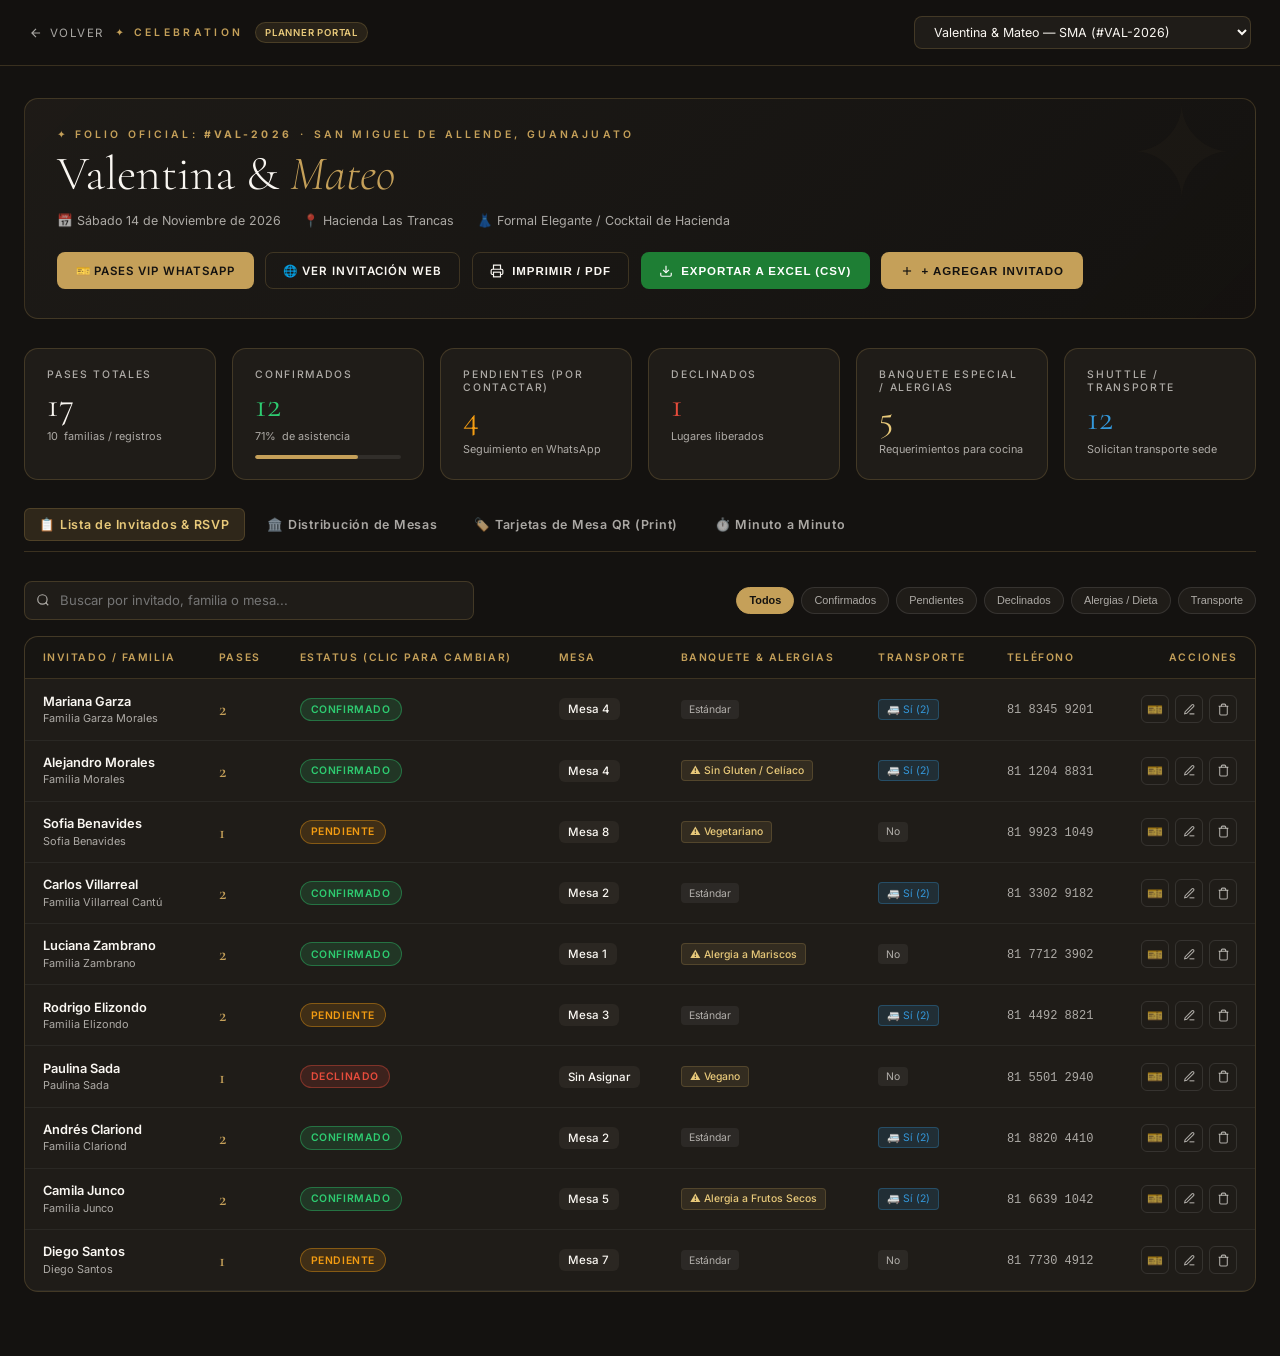
<file: planner.html>
<!DOCTYPE html>
<html lang="es-MX">
<head>
  <meta charset="UTF-8">
  <!-- Google Tag Manager -->
  <script>(function(w,d,s,l,i){w[l]=w[l]||[];w[l].push({'gtm.start':
  new Date().getTime(),event:'gtm.js'});var f=d.getElementsByTagName(s)[0],
  j=d.createElement(s),dl=l!='dataLayer'?'&l='+l:'';j.async=true;j.src=
  'https://www.googletagmanager.com/gtm.js?id='+i+dl;f.parentNode.insertBefore(j,f);
  })(window,document,'script','dataLayer','GTM-KD9P55XB');</script>
  <!-- End Google Tag Manager -->
<meta name="viewport" content="width=device-width, initial-scale=1.0, viewport-fit=cover">
  <title>Portal Wedding Planner &amp; Smart RSVP — CELEBRATION</title>
  <meta name="description" content="Panel privado de gestión de confirmaciones, asignación de mesas, restricciones de banquete y exportación a Excel para parejas y wedding planners.">
  <!-- Open Graph / WhatsApp Preview -->
  <meta property="og:site_name" content="CELEBRATION">
  <meta property="og:title" content="Portal Wedding Planner & Smart RSVP — CELEBRATION">
  <meta property="og:description" content="Panel privado de gestión de confirmaciones, asignación de mesas, restricciones de banquete y exportación a Excel.">
  <meta property="og:type" content="website">
  <meta property="og:url" content="https://thecelebration.com.mx/planner.html">
  <meta property="og:image" content="https://thecelebration.com.mx/assets/images/og_share_banner.jpg">
  <meta property="og:image:secure_url" content="https://thecelebration.com.mx/assets/images/og_share_banner.jpg">
  <meta property="og:image:type" content="image/jpeg">
  <meta property="og:image:width" content="1200">
  <meta property="og:image:height" content="630">
  <meta name="twitter:card" content="summary_large_image">
  <meta name="twitter:image" content="https://thecelebration.com.mx/assets/images/og_share_banner.jpg">
  <meta name="robots" content="noindex, nofollow">
  <link rel="icon" href="assets/icons/favicon-64x64.png" type="image/png">
  <link rel="preconnect" href="https://fonts.googleapis.com">
  <link rel="preconnect" href="https://fonts.gstatic.com" crossorigin>
  <link href="https://fonts.googleapis.com/css2?family=Cormorant+Garamond:ital,wght@0,300;0,400;0,600;1,300;1,400&family=Inter:wght@300;400;500;600;700&display=swap" rel="stylesheet">
  <style>
    *, *::before, *::after { box-sizing: border-box; margin: 0; padding: 0; }
    :root {
      --gold: #C5A059;
      --gold-lt: #e8c97a;
      --cream: #FAF7F2;
      --cream-muted: rgba(250, 247, 242, 0.65);
      --ink: #141210;
      --ink-card: #1f1c18;
      --ink-soft: #2b2722;
      --line: rgba(197, 160, 89, 0.22);
      --font-serif: 'Cormorant Garamond', Georgia, serif;
      --font-sans: 'Inter', system-ui, sans-serif;
      --r: 14px;
      --green: #2ecc71;
      --amber: #f39c12;
      --red: #e74c3c;
    }
    html { scroll-behavior: smooth; }
    body {
      font-family: var(--font-sans);
      background: var(--ink);
      color: var(--cream);
      min-height: 100dvh;
      display: flex;
      flex-direction: column;
      -webkit-font-smoothing: antialiased;
    }

    /* TOPBAR */
    .topbar {
      display: flex;
      align-items: center;
      justify-content: space-between;
      padding: 1rem 1.8rem;
      border-bottom: 1px solid var(--line);
      background: rgba(20, 18, 16, 0.95);
      backdrop-filter: blur(10px);
      position: sticky;
      top: 0;
      z-index: 100;
    }
    .back {
      display: inline-flex;
      align-items: center;
      gap: 0.45rem;
      font-size: 0.72rem;
      letter-spacing: 0.12em;
      text-transform: uppercase;
      color: var(--cream-muted);
      text-decoration: none;
      transition: color 0.2s;
    }
    .back:hover { color: var(--gold); }
    .brand-box {
      display: flex;
      align-items: center;
      gap: 0.75rem;
    }
    .brand-tag {
      font-size: 0.65rem;
      letter-spacing: 0.32em;
      text-transform: uppercase;
      color: var(--gold);
      font-weight: 600;
    }
    .brand-pill {
      font-size: 0.6rem;
      padding: 0.25rem 0.55rem;
      border-radius: 50px;
      background: rgba(197, 160, 89, 0.12);
      border: 1px solid var(--line);
      color: var(--gold-lt);
      letter-spacing: 0.08em;
      text-transform: uppercase;
      font-weight: 600;
    }
    .event-select-wrap {
      display: flex;
      align-items: center;
      gap: 0.6rem;
    }
    .event-select {
      background: var(--ink-card);
      border: 1px solid var(--line);
      color: var(--cream);
      font-family: var(--font-sans);
      font-size: 0.78rem;
      padding: 0.45rem 0.9rem;
      border-radius: 8px;
      outline: none;
      cursor: pointer;
    }
    .event-select:focus { border-color: var(--gold); }

    /* LAYOUT WRAPPER */
    .wrap {
      max-width: 1280px;
      width: 100%;
      margin: 0 auto;
      padding: 2rem 1.5rem 4rem;
      display: flex;
      flex-direction: column;
      gap: 1.8rem;
      flex: 1;
    }

    /* HERO BANNER */
    .hero-banner {
      background: linear-gradient(135deg, rgba(31, 28, 24, 0.9) 0%, rgba(20, 18, 16, 0.95) 100%);
      border: 1px solid var(--line);
      border-radius: var(--r);
      padding: 1.8rem 2rem;
      display: flex;
      justify-content: space-between;
      align-items: flex-end;
      flex-wrap: wrap;
      gap: 1.5rem;
      position: relative;
      overflow: hidden;
    }
    .hero-banner::after {
      content: '✦';
      position: absolute;
      right: 20px;
      top: -20px;
      font-size: 8rem;
      color: rgba(197, 160, 89, 0.03);
      font-family: var(--font-serif);
      pointer-events: none;
    }
    .hero-meta {
      display: flex;
      flex-direction: column;
      gap: 0.4rem;
    }
    .hero-eyebrow {
      font-size: 0.65rem;
      letter-spacing: 0.3em;
      text-transform: uppercase;
      color: var(--gold);
      font-weight: 600;
      display: flex;
      align-items: center;
      gap: 0.5rem;
    }
    .hero-title {
      font-family: var(--font-serif);
      font-size: clamp(2rem, 3.8vw, 3rem);
      font-weight: 300;
      line-height: 1.1;
      color: var(--cream);
    }
    .hero-title em {
      font-style: italic;
      color: var(--gold);
    }
    .hero-details {
      display: flex;
      flex-wrap: wrap;
      gap: 0.8rem 1.4rem;
      font-size: 0.78rem;
      color: var(--cream-muted);
      margin-top: 0.4rem;
    }
    .hero-details span {
      display: inline-flex;
      align-items: center;
      gap: 0.35rem;
    }
    .hero-actions {
      display: flex;
      gap: 0.7rem;
      flex-wrap: wrap;
    }

    /* BUTTONS */
    .btn {
      display: inline-flex;
      align-items: center;
      justify-content: center;
      gap: 0.5rem;
      padding: 0.65rem 1.1rem;
      border-radius: 8px;
      font-size: 0.72rem;
      font-weight: 600;
      letter-spacing: 0.08em;
      text-transform: uppercase;
      text-decoration: none;
      cursor: pointer;
      transition: all 0.2s ease;
      white-space: nowrap;
      border: 1px solid transparent;
      outline: none;
    }
    .btn-gold {
      background: var(--gold);
      color: var(--ink);
    }
    .btn-gold:hover {
      background: var(--gold-lt);
      transform: translateY(-1px);
    }
    .btn-outline {
      background: transparent;
      border-color: var(--line);
      color: var(--cream);
    }
    .btn-outline:hover {
      border-color: var(--gold);
      background: rgba(197, 160, 89, 0.08);
      color: var(--gold-lt);
    }
    .btn-success {
      background: #1e7e34;
      color: #fff;
    }
    .btn-success:hover {
      background: #28a745;
      transform: translateY(-1px);
    }

    /* KPIS GRID */
    .kpi-grid {
      display: grid;
      grid-template-columns: repeat(auto-fit, minmax(190px, 1fr));
      gap: 1rem;
    }
    .kpi-card {
      background: var(--ink-card);
      border: 1px solid var(--line);
      border-radius: var(--r);
      padding: 1.2rem 1.4rem;
      display: flex;
      flex-direction: column;
      gap: 0.4rem;
      position: relative;
    }
    .kpi-title {
      font-size: 0.65rem;
      letter-spacing: 0.16em;
      text-transform: uppercase;
      color: var(--cream-muted);
      font-weight: 500;
    }
    .kpi-val {
      font-family: var(--font-serif);
      font-size: 2.2rem;
      font-weight: 400;
      color: var(--cream);
      line-height: 1;
    }
    .kpi-sub {
      font-size: 0.68rem;
      color: var(--cream-muted);
      display: flex;
      align-items: center;
      gap: 0.35rem;
    }
    .kpi-bar {
      width: 100%;
      height: 4px;
      background: rgba(255, 255, 255, 0.08);
      border-radius: 4px;
      overflow: hidden;
      margin-top: 0.4rem;
    }
    .kpi-bar-fill {
      height: 100%;
      background: var(--gold);
      border-radius: 4px;
      transition: width 0.4s ease;
    }

    /* VIEW TABS */
    .view-tabs {
      display: flex;
      gap: 0.5rem;
      border-bottom: 1px solid var(--line);
      padding-bottom: 0.6rem;
      overflow-x: auto;
    }
    .tab-btn {
      background: transparent;
      border: none;
      color: var(--cream-muted);
      font-family: var(--font-sans);
      font-size: 0.78rem;
      font-weight: 600;
      letter-spacing: 0.06em;
      padding: 0.5rem 0.9rem;
      border-radius: 6px;
      cursor: pointer;
      transition: all 0.2s ease;
      white-space: nowrap;
      display: inline-flex;
      align-items: center;
      gap: 0.4rem;
    }
    .tab-btn:hover { color: var(--gold); }
    .tab-btn.active {
      background: rgba(197, 160, 89, 0.15);
      color: var(--gold-lt);
      border: 1px solid var(--line);
    }

    /* TOOLBAR */
    .toolbar {
      display: flex;
      justify-content: space-between;
      align-items: center;
      flex-wrap: wrap;
      gap: 0.8rem;
    }
    .search-box {
      flex: 1;
      min-width: 260px;
      max-width: 450px;
      position: relative;
    }
    .search-input {
      width: 100%;
      background: var(--ink-card);
      border: 1px solid var(--line);
      border-radius: 8px;
      padding: 0.65rem 0.9rem 0.65rem 2.2rem;
      color: var(--cream);
      font-family: var(--font-sans);
      font-size: 0.82rem;
      outline: none;
      transition: border-color 0.2s;
    }
    .search-input:focus { border-color: var(--gold); }
    .search-icon {
      position: absolute;
      left: 0.75rem;
      top: 50%;
      transform: translateY(-50%);
      color: var(--cream-muted);
      width: 14px;
      height: 14px;
    }
    .filter-chips {
      display: flex;
      gap: 0.45rem;
      flex-wrap: wrap;
    }
    .chip {
      background: var(--ink-card);
      border: 1px solid rgba(255, 255, 255, 0.1);
      color: var(--cream-muted);
      font-size: 0.68rem;
      font-weight: 500;
      padding: 0.4rem 0.75rem;
      border-radius: 50px;
      cursor: pointer;
      transition: all 0.2s ease;
    }
    .chip:hover { border-color: var(--gold); color: var(--cream); }
    .chip.active {
      background: var(--gold);
      color: var(--ink);
      border-color: var(--gold);
      font-weight: 600;
    }

    /* TABLE SECTION */
    .table-container {
      background: var(--ink-card);
      border: 1px solid var(--line);
      border-radius: var(--r);
      overflow-x: auto;
    }
    .guest-table {
      width: 100%;
      border-collapse: collapse;
      text-align: left;
      font-size: 0.8rem;
    }
    .guest-table th {
      padding: 0.9rem 1.1rem;
      background: rgba(0, 0, 0, 0.25);
      border-bottom: 1px solid var(--line);
      font-size: 0.65rem;
      letter-spacing: 0.15em;
      text-transform: uppercase;
      color: var(--gold);
      font-weight: 600;
      white-space: nowrap;
    }
    .guest-table td {
      padding: 0.9rem 1.1rem;
      border-bottom: 1px solid rgba(255, 255, 255, 0.05);
      color: var(--cream);
      vertical-align: middle;
    }
    .guest-table tr:hover td {
      background: rgba(255, 255, 255, 0.02);
    }
    .guest-name-cell {
      display: flex;
      flex-direction: column;
      gap: 0.15rem;
    }
    .g-name {
      font-weight: 600;
      color: var(--cream);
    }
    .g-family {
      font-size: 0.68rem;
      color: var(--cream-muted);
    }

    /* STATUS BADGES */
    .status-badge {
      display: inline-flex;
      align-items: center;
      gap: 0.35rem;
      padding: 0.28rem 0.65rem;
      border-radius: 50px;
      font-size: 0.65rem;
      font-weight: 600;
      letter-spacing: 0.05em;
      text-transform: uppercase;
      cursor: pointer;
      user-select: none;
      transition: transform 0.15s ease;
      white-space: nowrap;
    }
    .status-badge:hover { transform: scale(1.05); }
    .status-badge.confirmed {
      background: rgba(46, 204, 113, 0.15);
      border: 1px solid rgba(46, 204, 113, 0.4);
      color: #2ecc71;
    }
    .status-badge.pending {
      background: rgba(243, 156, 18, 0.15);
      border: 1px solid rgba(243, 156, 18, 0.4);
      color: #f39c12;
    }
    .status-badge.declined {
      background: rgba(231, 76, 60, 0.15);
      border: 1px solid rgba(231, 76, 60, 0.4);
      color: #e74c3c;
    }

    /* TAGS */
    .tag {
      display: inline-flex;
      align-items: center;
      gap: 0.25rem;
      font-size: 0.65rem;
      padding: 0.2rem 0.5rem;
      border-radius: 4px;
      background: rgba(255, 255, 255, 0.06);
      color: var(--cream-muted);
    }
    .tag-dietary {
      background: rgba(197, 160, 89, 0.12);
      border: 1px solid var(--line);
      color: var(--gold-lt);
      font-weight: 500;
    }
    .tag-shuttle {
      background: rgba(52, 152, 219, 0.15);
      border: 1px solid rgba(52, 152, 219, 0.3);
      color: #3498db;
    }
    .passes-badge {
      font-family: var(--font-serif);
      font-size: 1.15rem;
      font-weight: 600;
      color: var(--gold);
    }
    .table-badge {
      display: inline-block;
      padding: 0.25rem 0.6rem;
      background: var(--ink-soft);
      border-radius: 6px;
      font-size: 0.72rem;
      font-weight: 500;
      color: var(--cream);
    }

    .table-actions {
      display: flex;
      gap: 0.4rem;
    }
    .action-btn {
      background: transparent;
      border: 1px solid rgba(255, 255, 255, 0.1);
      color: var(--cream-muted);
      border-radius: 6px;
      width: 28px;
      height: 28px;
      display: inline-flex;
      align-items: center;
      justify-content: center;
      cursor: pointer;
      transition: all 0.15s;
    }
    .action-btn:hover {
      border-color: var(--gold);
      color: var(--gold-lt);
    }
    .action-btn.btn-delete:hover {
      border-color: var(--red);
      color: var(--red);
    }

    /* SEATING VIEW GRID */
    .seating-grid {
      display: grid;
      grid-template-columns: repeat(auto-fill, minmax(280px, 1fr));
      gap: 1.2rem;
    }
    .table-card {
      background: var(--ink-card);
      border: 1px solid var(--line);
      border-radius: var(--r);
      padding: 1.4rem;
      display: flex;
      flex-direction: column;
      gap: 0.8rem;
    }
    .table-card-header {
      display: flex;
      justify-content: space-between;
      align-items: center;
      border-bottom: 1px solid var(--line);
      padding-bottom: 0.6rem;
    }
    .table-card-name {
      font-family: var(--font-serif);
      font-size: 1.25rem;
      font-weight: 600;
      color: var(--cream);
    }
    .table-card-seats {
      font-size: 0.68rem;
      color: var(--gold);
      font-weight: 600;
      letter-spacing: 0.08em;
      text-transform: uppercase;
    }
    .table-guests-list {
      list-style: none;
      display: flex;
      flex-direction: column;
      gap: 0.45rem;
    }
    .table-guest-item {
      display: flex;
      justify-content: space-between;
      align-items: center;
      font-size: 0.78rem;
      color: var(--cream-muted);
      padding: 0.35rem 0.5rem;
      border-radius: 6px;
      background: rgba(255, 255, 255, 0.02);
    }
    .table-guest-item strong {
      color: var(--cream);
      font-weight: 500;
    }

    /* QR TABLE CARDS PRINT VIEW */
    .qr-cards-grid {
      display: grid;
      grid-template-columns: repeat(auto-fill, minmax(320px, 1fr));
      gap: 1.5rem;
    }
    .qr-stationery-card {
      background: #FAF7F2;
      color: #1a1714;
      border-radius: 12px;
      padding: 2rem 1.8rem;
      border: 2px solid #C5A059;
      box-shadow: 0 10px 30px rgba(0, 0, 0, 0.4);
      display: flex;
      flex-direction: column;
      align-items: center;
      text-align: center;
      position: relative;
    }
    .qr-stationery-card::before {
      content: '';
      position: absolute;
      inset: 6px;
      border: 1px solid rgba(197, 160, 89, 0.45);
      border-radius: 8px;
      pointer-events: none;
    }
    .qr-monogram {
      font-family: var(--font-serif);
      font-size: 1.6rem;
      color: #C5A059;
      letter-spacing: 0.1em;
      margin-bottom: 0.3rem;
    }
    .qr-couple {
      font-family: var(--font-serif);
      font-size: 1.15rem;
      font-weight: 600;
      letter-spacing: 0.04em;
      color: #1a1714;
      margin-bottom: 0.2rem;
    }
    .qr-event-date {
      font-size: 0.65rem;
      letter-spacing: 0.18em;
      text-transform: uppercase;
      color: #7a7268;
      margin-bottom: 1.2rem;
    }
    .qr-table-num {
      font-family: var(--font-serif);
      font-size: 2.2rem;
      font-style: italic;
      color: #C5A059;
      line-height: 1;
      margin-bottom: 1rem;
    }
    .qr-box {
      width: 140px;
      height: 140px;
      background: #fff;
      padding: 8px;
      border: 1px solid rgba(197, 160, 89, 0.35);
      border-radius: 8px;
      display: flex;
      align-items: center;
      justify-content: center;
      margin-bottom: 0.8rem;
    }
    .qr-box svg {
      width: 100%;
      height: 100%;
    }
    .qr-instructions {
      font-size: 0.65rem;
      color: #4a453e;
      line-height: 1.4;
      max-width: 220px;
      letter-spacing: 0.02em;
    }
    .qr-folio-tag {
      font-family: monospace;
      font-size: 0.62rem;
      color: #9c9284;
      margin-top: 0.6rem;
      letter-spacing: 0.1em;
    }

    /* MODAL */
    .modal-backdrop {
      position: fixed;
      inset: 0;
      background: rgba(0, 0, 0, 0.75);
      backdrop-filter: blur(8px);
      display: flex;
      align-items: center;
      justify-content: center;
      padding: 1.5rem;
      z-index: 999;
      opacity: 0;
      pointer-events: none;
      transition: opacity 0.2s ease;
    }
    .modal-backdrop.show {
      opacity: 1;
      pointer-events: auto;
    }
    .modal-card {
      background: var(--ink-card);
      border: 1px solid var(--line);
      border-radius: var(--r);
      width: 100%;
      max-width: 520px;
      padding: 1.8rem 2rem;
      display: flex;
      flex-direction: column;
      gap: 1.2rem;
      box-shadow: 0 20px 40px rgba(0,0,0,0.6);
      transform: translateY(20px);
      transition: transform 0.25s ease;
    }
    .modal-backdrop.show .modal-card {
      transform: translateY(0);
    }
    .modal-header {
      display: flex;
      justify-content: space-between;
      align-items: center;
      border-bottom: 1px solid var(--line);
      padding-bottom: 0.8rem;
    }
    .modal-title {
      font-family: var(--font-serif);
      font-size: 1.4rem;
      font-weight: 400;
      color: var(--cream);
    }
    .modal-close {
      background: none;
      border: none;
      color: var(--cream-muted);
      font-size: 1.2rem;
      cursor: pointer;
    }
    .modal-close:hover { color: var(--gold); }
    .modal-form {
      display: flex;
      flex-direction: column;
      gap: 0.9rem;
    }
    .form-group {
      display: flex;
      flex-direction: column;
      gap: 0.35rem;
    }
    .form-group label {
      font-size: 0.65rem;
      letter-spacing: 0.15em;
      text-transform: uppercase;
      color: var(--cream-muted);
      font-weight: 500;
    }
    .form-control {
      background: rgba(255, 255, 255, 0.05);
      border: 1px solid rgba(255, 255, 255, 0.12);
      border-radius: 8px;
      padding: 0.65rem 0.85rem;
      color: var(--cream);
      font-family: var(--font-sans);
      font-size: 0.8rem;
      outline: none;
    }
    .form-control:focus { border-color: var(--gold); }
    .form-row {
      display: grid;
      grid-template-columns: 1fr 1fr;
      gap: 0.8rem;
    }

    /* TOAST */
    .toast {
      position: fixed;
      bottom: 2rem;
      left: 50%;
      transform: translateX(-50%) translateY(20px);
      background: var(--ink-soft);
      border: 1px solid var(--gold);
      color: var(--cream);
      font-size: 0.75rem;
      padding: 0.7rem 1.4rem;
      border-radius: 50px;
      opacity: 0;
      transition: opacity 0.3s, transform 0.3s;
      z-index: 1000;
      pointer-events: none;
      box-shadow: 0 10px 25px rgba(0,0,0,0.5);
    }
    .toast.show {
      opacity: 1;
      transform: translateX(-50%) translateY(0);
    }

    /* TIMELINE RUN OF SHOW */
    .timeline-container {
      position: relative;
      padding: 1rem 0 2rem 2rem;
      display: flex;
      flex-direction: column;
      gap: 1.2rem;
    }
    .timeline-container::before {
      content: '';
      position: absolute;
      left: 10px;
      top: 15px;
      bottom: 25px;
      width: 2px;
      background: linear-gradient(180deg, var(--gold) 0%, rgba(197, 160, 89, 0.25) 100%);
    }
    .timeline-card {
      background: var(--ink-card);
      border: 1px solid var(--line);
      border-radius: var(--r);
      padding: 1.2rem 1.4rem;
      position: relative;
      transition: all 0.2s ease;
      display: flex;
      justify-content: space-between;
      align-items: flex-start;
      gap: 1.2rem;
    }
    .timeline-card:hover {
      border-color: rgba(197, 160, 89, 0.4);
    }
    .timeline-card.is-current {
      border-color: var(--gold);
      background: rgba(197, 160, 89, 0.08);
      box-shadow: 0 0 25px rgba(197, 160, 89, 0.15);
    }
    .timeline-card.is-completed {
      opacity: 0.7;
    }
    .timeline-dot {
      position: absolute;
      left: -2rem;
      top: 1.4rem;
      width: 14px;
      height: 14px;
      border-radius: 50%;
      background: var(--ink);
      border: 2px solid var(--gold);
      transform: translateX(-5px);
      z-index: 2;
    }
    .timeline-card.is-current .timeline-dot {
      background: var(--gold);
      box-shadow: 0 0 10px var(--gold);
    }
    .timeline-card.is-completed .timeline-dot {
      background: #2ecc71;
      border-color: #2ecc71;
    }
    .timeline-time-badge {
      font-family: var(--font-serif);
      font-size: 1.35rem;
      font-weight: 600;
      color: var(--gold-lt);
      letter-spacing: 0.04em;
      white-space: nowrap;
    }
    .timeline-title {
      font-family: var(--font-serif);
      font-size: 1.15rem;
      font-weight: 500;
      color: var(--cream);
      margin-bottom: 0.35rem;
    }
    .timeline-desc {
      font-size: 0.78rem;
      color: var(--cream-muted);
      line-height: 1.5;
      margin-bottom: 0.5rem;
    }
    .timeline-meta {
      display: flex;
      gap: 0.8rem;
      align-items: center;
      flex-wrap: wrap;
      font-size: 0.7rem;
    }
    .timeline-resp {
      color: var(--gold);
      font-weight: 600;
      letter-spacing: 0.05em;
    }
    .timeline-status-btn {
      background: rgba(255, 255, 255, 0.05);
      border: 1px solid var(--line);
      border-radius: 20px;
      padding: 0.3rem 0.75rem;
      font-size: 0.65rem;
      font-weight: 600;
      text-transform: uppercase;
      letter-spacing: 0.08em;
      cursor: pointer;
      color: var(--cream-muted);
      transition: all 0.2s;
    }
    .timeline-status-btn:hover {
      border-color: var(--gold);
      color: var(--gold);
    }
    .timeline-status-btn.current {
      background: rgba(197, 160, 89, 0.2);
      border-color: var(--gold);
      color: var(--gold-lt);
    }
    .timeline-status-btn.completed {
      background: rgba(46, 204, 113, 0.15);
      border-color: #2ecc71;
      color: #2ecc71;
    }

    /* PRINT STYLES */
    @media print {
      body {
        background: #fff !important;
        color: #000 !important;
      }
      .topbar, .hero-actions, .view-tabs, .toolbar, .table-actions, .modal-backdrop, .toast, #tabQr {
        display: none !important;
      }
      .wrap {
        padding: 0 !important;
        max-width: 100% !important;
      }
      .hero-banner {
        background: #fff !important;
        border: none !important;
        border-bottom: 2px solid #000 !important;
        color: #000 !important;
        padding: 1rem 0 !important;
      }
      .hero-title {
        color: #000 !important;
        font-size: 2.2rem !important;
      }
      .hero-title em { color: #000 !important; }
      .kpi-card {
        border: 1px solid #ccc !important;
        background: #fff !important;
        color: #000 !important;
      }
      .kpi-val { color: #000 !important; }
      .guest-table {
        border: 1px solid #000 !important;
      }
      .guest-table th {
        background: #eee !important;
        color: #000 !important;
        border: 1px solid #000 !important;
      }
      .guest-table td {
        color: #000 !important;
        border: 1px solid #ddd !important;
      }
      .status-badge {
        border: 1px solid #000 !important;
        color: #000 !important;
        background: none !important;
      }
      .qr-stationery-card {
        break-inside: avoid;
        box-shadow: none !important;
        border: 1px solid #000 !important;
      }
    }

    @media (max-width: 768px) {
      .topbar {
        flex-direction: column;
        align-items: stretch;
        gap: 0.75rem;
        padding: 0.75rem 1rem;
        width: 100%;
        max-width: 100vw;
        box-sizing: border-box;
      }
      .brand-box {
        justify-content: space-between;
        width: 100%;
      }
      .event-select-wrap {
        width: 100%;
      }
      .event-select {
        width: 100%;
        font-size: 0.72rem;
        max-width: 100%;
        box-sizing: border-box;
      }
      .wrap {
        padding: 1.2rem 1rem 3rem;
        width: 100%;
        max-width: 100vw;
        box-sizing: border-box;
      }
      .hero-banner {
        flex-direction: column;
        padding: 1.2rem;
        gap: 1.2rem;
        width: 100%;
        box-sizing: border-box;
      }
      .form-row { grid-template-columns: 1fr; }
      .hero-actions { width: 100%; flex-wrap: wrap; }
      .hero-actions .btn { flex: 1; }
      .view-tabs {
        overflow-x: auto;
        white-space: nowrap;
        -webkit-overflow-scrolling: touch;
        scrollbar-width: none;
        width: 100%;
        box-sizing: border-box;
      }
      .view-tabs::-webkit-scrollbar { display: none; }
      .tab-btn {
        flex-shrink: 0;
        font-size: 0.72rem;
        padding: 0.5rem 0.8rem;
      }
      .kpi-grid {
        grid-template-columns: 1fr 1fr;
        gap: 0.75rem;
      }
      .toolbar {
        flex-direction: column;
        align-items: stretch;
        gap: 0.75rem;
      }
      .filter-chips {
        overflow-x: auto;
        white-space: nowrap;
        -webkit-overflow-scrolling: touch;
        scrollbar-width: none;
        width: 100%;
        padding-bottom: 2px;
      }
      .filter-chips::-webkit-scrollbar { display: none; }
      .chip {
        flex-shrink: 0;
      }
      .table-container {
        width: 100%;
        max-width: 100%;
        box-sizing: border-box;
      }
    }
  </style>
</head>
<body>
    <!-- Google Tag Manager (noscript) -->
  <noscript><iframe src="https://www.googletagmanager.com/ns.html?id=GTM-KD9P55XB"
  height="0" width="0" style="display:none;visibility:hidden"></iframe></noscript>
  <!-- End Google Tag Manager (noscript) -->
<header class="topbar">
    <div class="brand-box">
      <a href="index.html" class="back" title="Volver al inicio">
        <svg viewBox="0 0 24 24" fill="none" stroke="currentColor" stroke-width="2" width="14" height="14"><path d="M19 12H5M12 5l-7 7 7 7"/></svg>
        <span>Volver</span>
      </a>
      <span class="brand-tag">✦ CELEBRATION</span>
      <span class="brand-pill">Planner Portal</span>
    </div>

    <div class="event-select-wrap">
      <label for="eventSelector" style="font-size:0.65rem; color:var(--cream-muted); text-transform:uppercase; letter-spacing:0.1em; display:none;">Evento:</label>
      <select id="eventSelector" class="event-select" aria-label="Seleccionar evento de boda">
        <option value="VAL-2026">Valentina &amp; Mateo — SMA (#VAL-2026)</option>
        <option value="ISA-2026">Isabella &amp; Santiago — CDMX (#ISA-2026)</option>
        <option value="CAM-2026">Camila &amp; Sebastián — Los Cabos (#CAM-2026)</option>
      </select>
    </div>
  </header>

  <main class="wrap">
    <!-- HERO BANNER -->
    <section class="hero-banner">
      <div class="hero-meta">
        <span class="hero-eyebrow">
          <span>✦ Folio Oficial: <strong id="heroFolio">#VAL-2026</strong></span>
          <span>·</span>
          <span id="heroCity">San Miguel de Allende, GTO</span>
        </span>
        <h1 class="hero-title" id="heroCouple">Valentina &amp; <em>Mateo</em></h1>
        <div class="hero-details">
          <span id="heroDate">📅 Sábado 14 de Noviembre de 2026</span>
          <span id="heroVenue">📍 Hacienda Las Trancas</span>
          <span id="heroDress">👗 Formal Elegante / Cocktail</span>
        </div>
      </div>
      <div class="hero-actions">
        <a href="passes.html" class="btn btn-gold" id="btnHeroPasses" target="_blank" rel="noopener" title="Generar Tarjetas de Pase VIP para WhatsApp">
          🎫 Pases VIP WhatsApp
        </a>
        <a href="demo-romantico.html" class="btn btn-outline" id="btnHeroInvite" target="_blank" rel="noopener" title="Ver Invitación Web en Vivo">
          🌐 Ver Invitación Web
        </a>
        <button type="button" class="btn btn-outline" id="btnPrintReport">
          <svg viewBox="0 0 24 24" fill="none" stroke="currentColor" stroke-width="2" width="14" height="14"><polyline points="6 9 6 2 18 2 18 9"/><path d="M6 18H4a2 2 0 0 1-2-2v-5a2 2 0 0 1 2-2h16a2 2 0 0 1 2 2v5a2 2 0 0 1-2 2h-2"/><rect x="6" y="14" width="12" height="8"/></svg>
          Imprimir / PDF
        </button>
        <button type="button" class="btn btn-success" id="btnExportCsv">
          <svg viewBox="0 0 24 24" fill="none" stroke="currentColor" stroke-width="2" width="14" height="14"><path d="M21 15v4a2 2 0 0 1-2 2H5a2 2 0 0 1-2-2v-4"/><polyline points="7 10 12 15 17 10"/><line x1="12" y1="15" x2="12" y2="3"/></svg>
          Exportar a Excel (CSV)
        </button>
        <button type="button" class="btn btn-gold" id="btnOpenAddModal">
          <svg viewBox="0 0 24 24" fill="none" stroke="currentColor" stroke-width="2" width="14" height="14"><line x1="12" y1="5" x2="12" y2="19"/><line x1="5" y1="12" x2="19" y2="12"/></svg>
          + Agregar Invitado
        </button>
      </div>
    </section>

    <!-- KPIS -->
    <section class="kpi-grid">
      <div class="kpi-card">
        <span class="kpi-title">Pases Totales</span>
        <div class="kpi-val" id="kpiTotalPasses">0</div>
        <div class="kpi-sub"><span id="kpiTotalGuests">0</span> familias / registros</div>
      </div>
      <div class="kpi-card">
        <span class="kpi-title">Confirmados</span>
        <div class="kpi-val" id="kpiConfirmedPasses" style="color:#2ecc71;">0</div>
        <div class="kpi-sub"><span id="kpiConfirmedPercent">0%</span> de asistencia</div>
        <div class="kpi-bar"><div class="kpi-bar-fill" id="kpiConfirmedBar" style="width: 0%;"></div></div>
      </div>
      <div class="kpi-card">
        <span class="kpi-title">Pendientes (Por Contactar)</span>
        <div class="kpi-val" id="kpiPendingPasses" style="color:#f39c12;">0</div>
        <div class="kpi-sub">Seguimiento en WhatsApp</div>
      </div>
      <div class="kpi-card">
        <span class="kpi-title">Declinados</span>
        <div class="kpi-val" id="kpiDeclinedPasses" style="color:#e74c3c;">0</div>
        <div class="kpi-sub">Lugares liberados</div>
      </div>
      <div class="kpi-card">
        <span class="kpi-title">Banquete Especial / Alergias</span>
        <div class="kpi-val" id="kpiDietaryCount" style="color:var(--gold-lt);">0</div>
        <div class="kpi-sub">Requerimientos para cocina</div>
      </div>
      <div class="kpi-card">
        <span class="kpi-title">Shuttle / Transporte</span>
        <div class="kpi-val" id="kpiShuttleCount" style="color:#3498db;">0</div>
        <div class="kpi-sub">Solicitan transporte sede</div>
      </div>
    </section>

    <!-- VIEW TABS -->
    <nav class="view-tabs" aria-label="Vistas del portal">
      <button type="button" class="tab-btn active" id="tabGuests" data-view="guests">📋 Lista de Invitados &amp; RSVP</button>
      <button type="button" class="tab-btn" id="tabSeating" data-view="seating">🏛️ Distribución de Mesas</button>
      <button type="button" class="tab-btn" id="tabQr" data-view="qr">🏷️ Tarjetas de Mesa QR (Print)</button>
      <button type="button" class="tab-btn" id="tabTimeline" data-view="timeline">⏱️ Minuto a Minuto</button>
    </nav>

    <!-- VIEW 1: GUEST LIST -->
    <div id="viewGuests" class="view-panel">
      <div class="toolbar" style="margin-bottom: 1rem;">
        <div class="search-box">
          <svg class="search-icon" viewBox="0 0 24 24" fill="none" stroke="currentColor" stroke-width="2"><circle cx="11" cy="11" r="8"/><line x1="21" y1="21" x2="16.65" y2="16.65"/></svg>
          <input type="search" id="searchInput" class="search-input" placeholder="Buscar por invitado, familia o mesa..." autocomplete="off">
        </div>
        <div class="filter-chips">
          <button type="button" class="chip active" data-filter="all">Todos</button>
          <button type="button" class="chip" data-filter="confirmed">Confirmados</button>
          <button type="button" class="chip" data-filter="pending">Pendientes</button>
          <button type="button" class="chip" data-filter="declined">Declinados</button>
          <button type="button" class="chip" data-filter="dietary">Alergias / Dieta</button>
          <button type="button" class="chip" data-filter="shuttle">Transporte</button>
        </div>
      </div>

      <div class="table-container">
        <table class="guest-table" id="guestTable">
          <thead>
            <tr>
              <th>Invitado / Familia</th>
              <th>Pases</th>
              <th>Estatus (Clic para cambiar)</th>
              <th>Mesa</th>
              <th>Banquete &amp; Alergias</th>
              <th>Transporte</th>
              <th>Teléfono</th>
              <th style="text-align: right;">Acciones</th>
            </tr>
          </thead>
          <tbody id="guestTableBody">
            <!-- Rendered by JS -->
          </tbody>
        </table>
      </div>
    </div>

    <!-- VIEW 2: SEATING CHART -->
    <div id="viewSeating" class="view-panel" style="display:none;">
      <div class="seating-grid" id="seatingGrid">
        <!-- Rendered by JS -->
      </div>
    </div>

    <!-- VIEW 3: QR PRINT-READY CARDS -->
    <div id="viewQr" class="view-panel" style="display:none;">
      <div style="display:flex; justify-content:space-between; align-items:center; margin-bottom:1.2rem; flex-wrap:wrap; gap:1rem;">
        <div>
          <h3 style="font-family:var(--font-serif); font-size:1.4rem; font-weight:400; color:var(--cream);">Tarjetas Físicas de Mesa con QR &amp; Folio</h3>
          <p style="font-size:0.75rem; color:var(--cream-muted);">Diseñadas con estética editorial para centros de mesa o impresión en papel de algodón con hot-stamping.</p>
        </div>
        <button type="button" class="btn btn-gold" onclick="window.print()">
          <svg viewBox="0 0 24 24" fill="none" stroke="currentColor" stroke-width="2" width="14" height="14"><polyline points="6 9 6 2 18 2 18 9"/><path d="M6 18H4a2 2 0 0 1-2-2v-5a2 2 0 0 1 2-2h16a2 2 0 0 1 2 2v5a2 2 0 0 1-2 2h-2"/><rect x="6" y="14" width="12" height="8"/></svg>
          Mandar a Imprimir Tarjetas
        </button>
      </div>
      <div class="qr-cards-grid" id="qrCardsGrid">
        <!-- Rendered by JS -->
      </div>
    </div>

    <!-- VIEW 4: RUN OF SHOW / MINUTO A MINUTO -->
    <div id="viewTimeline" class="view-panel" style="display:none;">
      <div style="display:flex; justify-content:space-between; align-items:center; margin-bottom:1.4rem; flex-wrap:wrap; gap:1rem;">
        <div>
          <h3 style="font-family:var(--font-serif); font-size:1.4rem; font-weight:400; color:var(--cream);">Minuto a Minuto • Run of Show Protocolario</h3>
          <p style="font-size:0.75rem; color:var(--cream-muted);">Cronograma de protocolo y tiempos para coordinadoras de boda, banqueteros, DJ y equipo técnico.</p>
        </div>
        <div style="display:flex; gap:0.6rem; flex-wrap:wrap;">
          <button type="button" class="btn btn-outline" id="btnResetTimeline">↺ Restaurar Estándar</button>
          <button type="button" class="btn btn-gold" id="btnOpenTimelineModal">+ Agregar Momento</button>
          <button type="button" class="btn btn-outline" onclick="window.print()">🖨️ Imprimir Run of Show</button>
        </div>
      </div>

      <div class="timeline-container" id="timelineContainer">
        <!-- Rendered by JS -->
      </div>
    </div>
  </main>

  <!-- MODAL: ADD / EDIT TIMELINE MOMENT -->
  <div class="modal-backdrop" id="timelineModal">
    <div class="modal-card">
      <div class="modal-header">
        <h3 class="modal-title" id="timelineModalTitle">Agregar Momento al Cronograma</h3>
        <button type="button" class="modal-close" id="timelineModalClose">✕</button>
      </div>
      <form class="modal-form" id="timelineForm">
        <input type="hidden" id="timelineEditIndex" value="-1">
        <div class="form-row">
          <div class="form-group" style="flex:1;">
            <label for="inputTimelineTime">Hora Estimada *</label>
            <input type="text" id="inputTimelineTime" class="form-control" placeholder="Ej. 20:30" required>
          </div>
          <div class="form-group" style="flex:2;">
            <label for="inputTimelineResp">Responsable Principal *</label>
            <input type="text" id="inputTimelineResp" class="form-control" placeholder="Ej. DJ / Wedding Planner" required>
          </div>
        </div>
        <div class="form-group">
          <label for="inputTimelineTitle">Momento / Hito *</label>
          <input type="text" id="inputTimelineTitle" class="form-control" placeholder="Ej. Entrada Triunfal de los Novios" required>
        </div>
        <div class="form-group">
          <label for="inputTimelineDesc">Descripción / Protocolo / Notas Técnicas</label>
          <textarea id="inputTimelineDesc" class="form-control" rows="3" placeholder="Ej. Canción: 'Viva La Vida - Coldplay'. Coordinar fuegos fríos y encendido de luces cálidas."></textarea>
        </div>
        <div class="form-group">
          <label for="inputTimelineStatus">Estatus Actual</label>
          <select id="inputTimelineStatus" class="form-control">
            <option value="pending" selected>Pendiente (Por Iniciar)</option>
            <option value="current">En Curso ⏱️ (En Vivo)</option>
            <option value="completed">Completado ✓</option>
          </select>
        </div>
        <div style="display:flex; justify-content:flex-end; gap:0.6rem; margin-top:0.8rem;">
          <button type="button" class="btn btn-outline" id="btnCancelTimelineModal">Cancelar</button>
          <button type="submit" class="btn btn-gold" id="btnSaveTimeline">Guardar Momento</button>
        </div>
      </form>
    </div>
  </div>

  <!-- MODAL: ADD / EDIT GUEST -->
  <div class="modal-backdrop" id="guestModal">
    <div class="modal-card">
      <div class="modal-header">
        <h3 class="modal-title" id="modalTitle">Agregar Invitado / Familia</h3>
        <button type="button" class="modal-close" id="modalClose">✕</button>
      </div>
      <form class="modal-form" id="guestForm">
        <input type="hidden" id="editIndex" value="-1">
        <div class="form-group">
          <label for="inputGuestName">Nombre Principal del Invitado *</label>
          <input type="text" id="inputGuestName" class="form-control" placeholder="Ej. Mariana Garza" required>
        </div>
        <div class="form-group">
          <label for="inputGuestFamily">Familia o Grupo</label>
          <input type="text" id="inputGuestFamily" class="form-control" placeholder="Ej. Familia Garza Morales">
        </div>
        <div class="form-row">
          <div class="form-group">
            <label for="inputGuestPasses">Pases Asignados *</label>
            <input type="number" id="inputGuestPasses" class="form-control" min="1" max="10" value="2" required>
          </div>
          <div class="form-group">
            <label for="inputGuestTable">Mesa Asignada</label>
            <input type="text" id="inputGuestTable" class="form-control" placeholder="Ej. Mesa 4">
          </div>
        </div>
        <div class="form-row">
          <div class="form-group">
            <label for="inputGuestStatus">Estatus RSVP</label>
            <select id="inputGuestStatus" class="form-control">
              <option value="confirmed">Confirmado</option>
              <option value="pending" selected>Pendiente</option>
              <option value="declined">Declinado</option>
            </select>
          </div>
          <div class="form-group">
            <label for="inputGuestPhone">WhatsApp / Teléfono</label>
            <input type="tel" id="inputGuestPhone" class="form-control" placeholder="81 1234 5678">
          </div>
        </div>
        <div class="form-group">
          <label for="inputGuestDietary">Restricción Alimentaria / Menú Especial</label>
          <select id="inputGuestDietary" class="form-control">
            <option value="Ninguna">Ninguna (Estándar)</option>
            <option value="Vegetariano">Vegetariano</option>
            <option value="Vegano">Vegano</option>
            <option value="Sin Gluten / Celíaco">Sin Gluten / Celíaco</option>
            <option value="Alergia a Mariscos">Alergia a Mariscos</option>
            <option value="Alergia a Frutos Secos">Alergia a Frutos Secos</option>
          </select>
        </div>
        <div class="form-group" style="flex-direction:row; align-items:center; gap:0.6rem; margin-top:0.3rem;">
          <input type="checkbox" id="inputGuestShuttle" style="accent-color:var(--gold); width:16px; height:16px;">
          <label for="inputGuestShuttle" style="margin:0; text-transform:none; font-size:0.75rem; color:var(--cream); cursor:pointer;">
            Requiere transporte oficial a la sede (Shuttle)
          </label>
        </div>
        <div style="display:flex; justify-content:flex-end; gap:0.6rem; margin-top:0.8rem;">
          <button type="button" class="btn btn-outline" id="btnCancelModal">Cancelar</button>
          <button type="submit" class="btn btn-gold" id="btnSaveGuest">Guardar Invitado</button>
        </div>
      </form>
    </div>
  </div>

  <div class="toast" id="toast"></div>

  <!-- SCRIPT ENGINE -->
  <script type="module">
    import { CONCIERGE_EVENTS_DB } from './concierge-db.js';

    // State
    let currentFolio = 'VAL-2026';
    let currentEvent = null;
    let guests = [];
    let timeline = [];
    let activeFilter = 'all';
    let searchQuery = '';

    const DEFAULT_TIMELINES = {
      'VAL-2026': [
        { time: '16:00', title: 'Llegada de Invitados a la Parroquia', desc: 'Música sacra en órgano y bienvenida de asistentes en el atrio.', resp: 'Coordinador de Templo', status: 'completed' },
        { time: '16:30', title: 'Ceremonia Religiosa Solemne', desc: 'Parroquia de San Miguel Arcángel. Cortejo de honor, lecturas y votos.', resp: 'Párroco / Familiares', status: 'completed' },
        { time: '17:45', title: 'Sesión Fotográfica & Traslado a Hacienda', desc: 'Fotos con damas y padrinos en callejones de SMA. Salida de shuttles a Hacienda Las Trancas.', resp: 'Fotógrafo / Shuttles', status: 'completed' },
        { time: '18:30', title: 'Cóctel de Bienvenida & Callejoneada', desc: 'Música acústica en jardines, barra de mixología de autor y canapés de bienvenida.', resp: 'Capitán de Banquetes', status: 'current' },
        { time: '19:45', title: 'Apertura de Salón & Ubicación de Mesas', desc: 'Música ambiental suave. Recepcionistas asisten a invitados a ubicar sus mesas con centros de mesa QR.', resp: 'Wedding Planner', status: 'pending' },
        { time: '20:15', title: 'Entrada Triunfal de Valentina & Mateo', desc: 'Canción especial de entrada. Aplausos, pirotecnia fría y bienvenida oficial.', resp: 'DJ / Iluminación', status: 'pending' },
        { time: '20:30', title: 'Primer Vals Nupcial & Baile Familiar', desc: 'Vals de novios, seguido de baile con padres y padrinos.', resp: 'DJ / Animación', status: 'pending' },
        { time: '21:00', title: 'Servicio de Banquete en 4 Tiempos', desc: 'Atención personalizada a mesas con restricciones alimentarias y alérgenos.', resp: 'Chef Ejecutivo / Meseros', status: 'pending' },
        { time: '22:30', title: 'Brindis de Honor & Palabras de Novios', desc: 'Copas de champaña servidas. Discursos de papás y agradecimiento de novios.', resp: 'Sommelier / Novios', status: 'pending' },
        { time: '22:45', title: 'Apertura de Pista & Fiesta de Gala', desc: 'Comienza set estelar de fiesta y barra libre internacional.', resp: 'DJ en Vivo / Audio', status: 'pending' },
        { time: '02:00', title: 'Tornaboda & Estación de Chilaquiles', desc: 'Menú de trasnochados con chilaquiles artesanales y mariachi de despedida.', resp: 'Banquete / Mariachi', status: 'pending' }
      ],
      'ISA-2026': [
        { time: '17:30', title: 'Recepción en Catedral Metropolitana', desc: 'Acceso de invitados y cortejo nupcial formal.', resp: 'Coordinación CDMX', status: 'completed' },
        { time: '18:00', title: 'Misa Solemne Black Tie', desc: 'Música de cámara y coro monumental.', resp: 'Orquesta / Párroco', status: 'current' },
        { time: '19:30', title: 'Cóctel de Gala en Palacio', desc: 'Champagne bar y jazz en vivo.', resp: 'Catering Palacio', status: 'pending' },
        { time: '20:45', title: 'Entrada de Isabella & Santiago', desc: 'Fanfarria y vals de honor de recién casados.', resp: 'DJ / Wedding Planner', status: 'pending' },
        { time: '21:15', title: 'Cena de Gala Formal en 4 Tiempos', desc: 'Servicio emplatado de alta cocina.', resp: 'Chef Ejecutivo', status: 'pending' },
        { time: '23:00', title: 'Pista de Baile & Fiesta Monumental', desc: 'DJ internacional y espectáculo de luces.', resp: 'DJ / Audio Pro', status: 'pending' }
      ],
      'CAM-2026': [
        { time: '17:00', title: 'Ceremonia al Atardecer frente al Arco', desc: 'The Cape Ocean Terrace. Votos nupciales con vista al mar de Cortés.', resp: 'Officiant / Violinista', status: 'completed' },
        { time: '18:15', title: 'Cóctel Sunset & Toast de Novios', desc: 'Brindis con margaritas de autor y vista al crepúsculo.', resp: 'Bar Sunset', status: 'current' },
        { time: '19:30', title: 'Cena de Gala Bajo las Estrellas', desc: 'Banquete de alta cocina costera y maridaje de autor.', resp: 'Chef Ejecutivo The Cape', status: 'pending' },
        { time: '21:00', title: 'Gran Fiesta & Brindis de Medianoche', desc: 'Celebración principal con iluminación arquitectónica y barra de coctelería.', resp: 'DJ / Wedding Planner', status: 'pending' },
        { time: '01:00', title: 'After Party en la Playa', desc: 'Fogata frente al mar y tornaboda.', resp: 'Concierge Cabo', status: 'pending' }
      ]
    };

    const timelineContainer = document.getElementById('timelineContainer');
    const timelineModal = document.getElementById('timelineModal');
    const timelineForm = document.getElementById('timelineForm');
    const timelineModalTitle = document.getElementById('timelineModalTitle');
    const timelineEditIndex = document.getElementById('timelineEditIndex');
    const btnOpenTimelineModal = document.getElementById('btnOpenTimelineModal');
    const btnResetTimeline = document.getElementById('btnResetTimeline');
    const btnCancelTimelineModal = document.getElementById('btnCancelTimelineModal');
    const timelineModalClose = document.getElementById('timelineModalClose');

    function getTimelineStorageKey(folio) {
      return `celebration_timeline_${folio}`;
    }

    // Elements
    const eventSelector = document.getElementById('eventSelector');
    const heroFolio = document.getElementById('heroFolio');
    const heroCity = document.getElementById('heroCity');
    const heroCouple = document.getElementById('heroCouple');
    const heroDate = document.getElementById('heroDate');
    const heroVenue = document.getElementById('heroVenue');
    const heroDress = document.getElementById('heroDress');

    const kpiTotalPasses = document.getElementById('kpiTotalPasses');
    const kpiTotalGuests = document.getElementById('kpiTotalGuests');
    const kpiConfirmedPasses = document.getElementById('kpiConfirmedPasses');
    const kpiConfirmedPercent = document.getElementById('kpiConfirmedPercent');
    const kpiConfirmedBar = document.getElementById('kpiConfirmedBar');
    const kpiPendingPasses = document.getElementById('kpiPendingPasses');
    const kpiDeclinedPasses = document.getElementById('kpiDeclinedPasses');
    const kpiDietaryCount = document.getElementById('kpiDietaryCount');
    const kpiShuttleCount = document.getElementById('kpiShuttleCount');

    const guestTableBody = document.getElementById('guestTableBody');
    const seatingGrid = document.getElementById('seatingGrid');
    const qrCardsGrid = document.getElementById('qrCardsGrid');
    const searchInput = document.getElementById('searchInput');

    const guestModal = document.getElementById('guestModal');
    const guestForm = document.getElementById('guestForm');
    const modalTitle = document.getElementById('modalTitle');
    const editIndexInput = document.getElementById('editIndex');

    function showToast(msg) {
      const toast = document.getElementById('toast');
      toast.textContent = msg;
      toast.classList.add('show');
      setTimeout(() => toast.classList.remove('show'), 3000);
    }

    function getStorageKey(folio) {
      return `celebration_planner_${folio}`;
    }

    function loadEvent(folio) {
      currentFolio = folio;
      currentEvent = CONCIERGE_EVENTS_DB[folio];
      if (!currentEvent) return;

      // Load saved state or initial from DB
      const saved = localStorage.getItem(getStorageKey(folio));
      if (saved) {
        try {
          guests = JSON.parse(saved);
        } catch (e) {
          guests = JSON.parse(JSON.stringify(currentEvent.guests || []));
        }
      } else {
        guests = JSON.parse(JSON.stringify(currentEvent.guests || []));
      }

      renderHero();
      renderKPIs();
      renderGuests();
      renderSeating();
      renderQrCards();

      // Load timeline state or defaults
      const savedTimeline = localStorage.getItem(getTimelineStorageKey(folio));
      if (savedTimeline) {
        try {
          timeline = JSON.parse(savedTimeline);
        } catch (e) {
          timeline = JSON.parse(JSON.stringify(DEFAULT_TIMELINES[folio] || DEFAULT_TIMELINES['VAL-2026']));
        }
      } else {
        timeline = JSON.parse(JSON.stringify(DEFAULT_TIMELINES[folio] || DEFAULT_TIMELINES['VAL-2026']));
      }
      renderTimeline();

      // Update hero action button links for this folio
      const btnPasses = document.getElementById('btnHeroPasses');
      if (btnPasses) btnPasses.href = `passes.html?folio=${encodeURIComponent(folio)}`;

      const btnInvite = document.getElementById('btnHeroInvite');
      if (btnInvite) {
        const demoMap = {
          'VAL-2026': 'demo-romantico.html',
          'ISA-2026': 'demo-clasico.html',
          'CAM-2026': 'demo-editorial.html'
        };
        btnInvite.href = demoMap[folio] || 'demo-romantico.html';
      }
    }

    function saveState() {
      localStorage.setItem(getStorageKey(currentFolio), JSON.stringify(guests));
      renderKPIs();
      renderGuests();
      renderSeating();
      renderQrCards();
    }

    function saveTimelineState() {
      localStorage.setItem(getTimelineStorageKey(currentFolio), JSON.stringify(timeline));
      renderTimeline();
    }

    function renderTimeline() {
      if (!timelineContainer) return;
      timelineContainer.innerHTML = '';

      if (!timeline.length) {
        timelineContainer.innerHTML = `
          <div style="text-align:center; padding:3rem 1rem; color:var(--cream-muted);">
            <p style="font-size:1.1rem; margin-bottom:0.8rem; font-family:var(--font-serif);">No hay momentos registrados en este cronograma.</p>
            <button type="button" class="btn btn-gold" id="btnEmptyResetTimeline">Cargar Cronograma Protocolario Estándar</button>
          </div>
        `;
        document.getElementById('btnEmptyResetTimeline')?.addEventListener('click', resetTimelineToDefault);
        return;
      }

      const statusLabels = {
        pending: 'Pendiente',
        current: 'En Curso ⏱️',
        completed: 'Completado ✓'
      };

      timeline.forEach((item, idx) => {
        const card = document.createElement('div');
        card.className = `timeline-card ${item.status === 'current' ? 'is-current' : ''} ${item.status === 'completed' ? 'is-completed' : ''}`;

        card.innerHTML = `
          <div class="timeline-dot"></div>
          <div style="flex:1;">
            <div style="display:flex; align-items:center; gap:0.9rem; margin-bottom:0.3rem;">
              <span class="timeline-time-badge">${escapeHtml(item.time)}</span>
              <button type="button" class="timeline-status-btn ${item.status}" data-toggle-status="${idx}" title="Clic para avanzar estatus del momento">
                ${statusLabels[item.status] || 'Pendiente'}
              </button>
            </div>
            <h4 class="timeline-title">${escapeHtml(item.title)}</h4>
            ${item.desc ? `<p class="timeline-desc">${escapeHtml(item.desc)}</p>` : ''}
            <div class="timeline-meta">
              <span class="timeline-resp">✦ Responsable: ${escapeHtml(item.resp || 'Coordinación')}</span>
            </div>
          </div>
          <div class="table-actions" style="margin-left:0.5rem;">
            <button type="button" class="action-btn" data-edit-timeline="${idx}" title="Editar momento">
              <svg viewBox="0 0 24 24" fill="none" stroke="currentColor" stroke-width="2" width="13" height="13"><path d="M12 20h9"/><path d="M16.5 3.5a2.121 2.121 0 0 1 3 3L7 19l-4 1 1-4L16.5 3.5z"/></svg>
            </button>
            <button type="button" class="action-btn btn-delete" data-delete-timeline="${idx}" title="Eliminar momento">
              <svg viewBox="0 0 24 24" fill="none" stroke="currentColor" stroke-width="2" width="13" height="13"><polyline points="3 6 5 6 21 6"/><path d="M19 6v14a2 2 0 0 1-2 2H7a2 2 0 0 1-2-2V6m3 0V4a2 2 0 0 1 2-2h4a2 2 0 0 1 2 2v2"/></svg>
            </button>
          </div>
        `;
        timelineContainer.appendChild(card);
      });

      // Bind status toggle
      timelineContainer.querySelectorAll('[data-toggle-status]').forEach(btn => {
        btn.addEventListener('click', () => {
          const idx = Number(btn.dataset.toggleStatus);
          const current = timeline[idx].status;
          const nextStatus = current === 'pending' ? 'current' : current === 'current' ? 'completed' : 'pending';
          timeline[idx].status = nextStatus;
          saveTimelineState();
          showToast(`✦ Momento actualizado: ${statusLabels[nextStatus]}`);
        });
      });

      // Bind edit
      timelineContainer.querySelectorAll('[data-edit-timeline]').forEach(btn => {
        btn.addEventListener('click', () => {
          const idx = Number(btn.dataset.editTimeline);
          openTimelineModal(idx);
        });
      });

      // Bind delete
      timelineContainer.querySelectorAll('[data-delete-timeline]').forEach(btn => {
        btn.addEventListener('click', () => {
          const idx = Number(btn.dataset.deleteTimeline);
          if (confirm(`¿Eliminar el momento "${timeline[idx].title}" del cronograma?`)) {
            timeline.splice(idx, 1);
            saveTimelineState();
            showToast('✦ Momento eliminado del cronograma');
          }
        });
      });
    }

    function resetTimelineToDefault() {
      if (confirm('¿Restaurar el cronograma protocolario estándar para este evento?')) {
        timeline = JSON.parse(JSON.stringify(DEFAULT_TIMELINES[currentFolio] || DEFAULT_TIMELINES['VAL-2026']));
        saveTimelineState();
        showToast('✦ Cronograma protocolario restaurado');
      }
    }

    function openTimelineModal(idx = -1) {
      timelineEditIndex.value = idx;
      if (idx >= 0) {
        const item = timeline[idx];
        timelineModalTitle.textContent = 'Editar Momento del Cronograma';
        document.getElementById('inputTimelineTime').value = item.time || '';
        document.getElementById('inputTimelineResp').value = item.resp || '';
        document.getElementById('inputTimelineTitle').value = item.title || '';
        document.getElementById('inputTimelineDesc').value = item.desc || '';
        document.getElementById('inputTimelineStatus').value = item.status || 'pending';
      } else {
        timelineModalTitle.textContent = 'Agregar Momento al Cronograma';
        timelineForm.reset();
        timelineEditIndex.value = -1;
      }
      timelineModal.classList.add('show');
    }

    function closeTimelineModal() {
      timelineModal.classList.remove('show');
    }

    function renderHero() {
      heroFolio.textContent = `#${currentEvent.folio}`;
      heroCity.textContent = currentEvent.city;
      
      const names = currentEvent.couple.split('&');
      if (names.length === 2) {
        heroCouple.innerHTML = `${names[0].trim()} &amp; <em>${names[1].trim()}</em>`;
      } else {
        heroCouple.textContent = currentEvent.couple;
      }

      heroDate.textContent = `📅 ${currentEvent.date}`;
      heroVenue.textContent = `📍 ${currentEvent.reception.place}`;
      heroDress.textContent = `👗 ${currentEvent.dressCode.title}`;
    }

    function renderKPIs() {
      const totalPasses = guests.reduce((acc, g) => acc + (Number(g.passes) || 1), 0);
      const confirmedPasses = guests.filter(g => g.confirmed === true).reduce((acc, g) => acc + (Number(g.passes) || 1), 0);
      const pendingPasses = guests.filter(g => g.confirmed === null || g.confirmed === undefined).reduce((acc, g) => acc + (Number(g.passes) || 1), 0);
      const declinedPasses = guests.filter(g => g.confirmed === false).reduce((acc, g) => acc + (Number(g.passes) || 1), 0);
      
      const dietaryCount = guests.filter(g => g.dietary && g.dietary !== 'Ninguna').length;
      const shuttleCount = guests.filter(g => g.shuttle === true).reduce((acc, g) => acc + (Number(g.passes) || 1), 0);

      const percent = totalPasses > 0 ? Math.round((confirmedPasses / totalPasses) * 100) : 0;

      kpiTotalPasses.textContent = totalPasses;
      kpiTotalGuests.textContent = guests.length;
      kpiConfirmedPasses.textContent = confirmedPasses;
      kpiConfirmedPercent.textContent = `${percent}%`;
      kpiConfirmedBar.style.width = `${percent}%`;
      kpiPendingPasses.textContent = pendingPasses;
      kpiDeclinedPasses.textContent = declinedPasses;
      kpiDietaryCount.textContent = dietaryCount;
      kpiShuttleCount.textContent = shuttleCount;
    }

    function filterGuests() {
      return guests.filter((g, index) => {
        // Query match
        const q = searchQuery.toLowerCase().trim();
        const matchesQuery = !q || 
          (g.name && g.name.toLowerCase().includes(q)) ||
          (g.family && g.family.toLowerCase().includes(q)) ||
          (g.table && g.table.toLowerCase().includes(q));

        if (!matchesQuery) return false;

        // Filter chip
        if (activeFilter === 'confirmed') return g.confirmed === true;
        if (activeFilter === 'pending') return g.confirmed === null || g.confirmed === undefined;
        if (activeFilter === 'declined') return g.confirmed === false;
        if (activeFilter === 'dietary') return g.dietary && g.dietary !== 'Ninguna';
        if (activeFilter === 'shuttle') return g.shuttle === true;

        return true;
      });
    }

    function escapeHtml(str) {
      if (!str) return '';
      return String(str).replace(/[&<>'"]/g, t => ({'&':'&amp;','<':'&lt;','>':'&gt;',"'":'&#39;','"':'&quot;'}[t] || t));
    }

    function renderGuests() {
      const filtered = filterGuests();
      guestTableBody.innerHTML = '';

      if (filtered.length === 0) {
        guestTableBody.innerHTML = `
          <tr>
            <td colspan="8" style="text-align:center; padding:2.5rem; color:var(--cream-muted);">
              ✦ No se encontraron invitados con los criterios seleccionados.
            </td>
          </tr>
        `;
        return;
      }

      filtered.forEach((g) => {
        const realIndex = guests.indexOf(g);
        const tr = document.createElement('tr');

        // Status badge
        let statusClass = 'pending';
        let statusLabel = 'Pendiente';
        if (g.confirmed === true) {
          statusClass = 'confirmed';
          statusLabel = 'Confirmado';
        } else if (g.confirmed === false) {
          statusClass = 'declined';
          statusLabel = 'Declinado';
        }

        // Dietary
        const dietaryHtml = (g.dietary && g.dietary !== 'Ninguna')
          ? `<span class="tag tag-dietary">⚠️ ${escapeHtml(g.dietary)}</span>`
          : `<span class="tag">Estándar</span>`;

        // Shuttle
        const shuttleHtml = g.shuttle
          ? `<span class="tag tag-shuttle">🚐 Sí (${g.passes})</span>`
          : `<span class="tag">No</span>`;

        tr.innerHTML = `
          <td>
            <div class="guest-name-cell">
              <span class="g-name">${escapeHtml(g.name)}</span>
              <span class="g-family">${escapeHtml(g.family || 'Invitado Individual')}</span>
            </div>
          </td>
          <td><span class="passes-badge">${g.passes || 1}</span></td>
          <td>
            <span class="status-badge ${statusClass}" data-toggle-index="${realIndex}" title="Clic para alternar estatus">
              ${statusLabel}
            </span>
          </td>
          <td><span class="table-badge">${escapeHtml(g.table || 'Sin Asignar')}</span></td>
          <td>${dietaryHtml}</td>
          <td>${shuttleHtml}</td>
          <td><span style="font-family:monospace; font-size:0.75rem; color:var(--cream-muted);">${escapeHtml(g.phone || '—')}</span></td>
          <td style="text-align: right;">
            <div class="table-actions" style="justify-content: flex-end;">
              <a href="passes.html?folio=${encodeURIComponent(currentFolio)}&guest=${encodeURIComponent(g.name)}" class="action-btn" title="Generar Pase VIP Digital para WhatsApp" target="_blank" rel="noopener" style="text-decoration:none;">
                🎫
              </a>
              <button type="button" class="action-btn" data-edit-index="${realIndex}" title="Editar invitado">
                <svg viewBox="0 0 24 24" fill="none" stroke="currentColor" stroke-width="2" width="13" height="13"><path d="M12 20h9"/><path d="M16.5 3.5a2.121 2.121 0 0 1 3 3L7 19l-4 1 1-4L16.5 3.5z"/></svg>
              </button>
              <button type="button" class="action-btn btn-delete" data-delete-index="${realIndex}" title="Eliminar de la lista">
                <svg viewBox="0 0 24 24" fill="none" stroke="currentColor" stroke-width="2" width="13" height="13"><polyline points="3 6 5 6 21 6"/><path d="M19 6v14a2 2 0 0 1-2 2H7a2 2 0 0 1-2-2V6m3 0V4a2 2 0 0 1 2-2h4a2 2 0 0 1 2 2v2"/></svg>
              </button>
            </div>
          </td>
        `;

        guestTableBody.appendChild(tr);
      });
    }

    function renderSeating() {
      seatingGrid.innerHTML = '';
      const tablesMap = {};

      guests.forEach(g => {
        const tableName = g.table && g.table.trim() ? g.table.trim() : 'Sin Asignar';
        if (!tablesMap[tableName]) {
          tablesMap[tableName] = [];
        }
        tablesMap[tableName].push(g);
      });

      const tableNames = Object.keys(tablesMap).sort((a, b) => {
        if (a === 'Sin Asignar') return 1;
        if (b === 'Sin Asignar') return -1;
        return a.localeCompare(b, undefined, { numeric: true });
      });

      tableNames.forEach(tableName => {
        const tableGuests = tablesMap[tableName];
        const totalTablePasses = tableGuests.reduce((acc, cur) => acc + (Number(cur.passes) || 1), 0);

        const card = document.createElement('div');
        card.className = 'table-card';

        let listHtml = '';
        tableGuests.forEach(g => {
          let mark = '';
          if (g.confirmed === true) mark = '<span style="color:#2ecc71;">✓</span>';
          else if (g.confirmed === false) mark = '<span style="color:#e74c3c;">✕</span>';
          else mark = '<span style="color:#f39c12;">⏳</span>';

          listHtml += `
            <li class="table-guest-item">
              <span><strong>${g.name}</strong> (${g.passes} p.)</span>
              <span>${mark}</span>
            </li>
          `;
        });

        card.innerHTML = `
          <div class="table-card-header">
            <span class="table-card-name">${tableName}</span>
            <span class="table-card-seats">${totalTablePasses} Comensales</span>
          </div>
          <ul class="table-guests-list">
            ${listHtml}
          </ul>
        `;

        seatingGrid.appendChild(card);
      });
    }

    // Pure SVG QR Generator function (Zero external dependencies)
    function generateStationeryQrSVG(dataText) {
      // Clean luxury decorative QR SVG with high-contrast finder patterns
      return `
        <svg viewBox="0 0 100 100" fill="#1a1714" xmlns="http://www.w3.org/2000/svg">
          <!-- Top Left Finder -->
          <rect x="5" y="5" width="26" height="26" rx="4" fill="#C5A059"/>
          <rect x="9" y="9" width="18" height="18" rx="2" fill="#fff"/>
          <rect x="13" y="13" width="10" height="10" rx="1" fill="#C5A059"/>
          
          <!-- Top Right Finder -->
          <rect x="69" y="5" width="26" height="26" rx="4" fill="#C5A059"/>
          <rect x="73" y="9" width="18" height="18" rx="2" fill="#fff"/>
          <rect x="77" y="13" width="10" height="10" rx="1" fill="#C5A059"/>
          
          <!-- Bottom Left Finder -->
          <rect x="5" y="69" width="26" height="26" rx="4" fill="#C5A059"/>
          <rect x="9" y="73" width="18" height="18" rx="2" fill="#fff"/>
          <rect x="13" y="77" width="10" height="10" rx="1" fill="#C5A059"/>
          
          <!-- Decorative Data Matrix Points -->
          <rect x="36" y="8" width="5" height="5" rx="1"/>
          <rect x="46" y="8" width="5" height="5" rx="1"/>
          <rect x="56" y="8" width="5" height="5" rx="1"/>
          <rect x="36" y="18" width="5" height="5" rx="1"/>
          <rect x="46" y="18" width="5" height="5" rx="1"/>
          <rect x="56" y="18" width="5" height="5" rx="1"/>
          
          <rect x="8" y="36" width="5" height="5" rx="1"/>
          <rect x="18" y="36" width="5" height="5" rx="1"/>
          <rect x="8" y="46" width="5" height="5" rx="1"/>
          <rect x="18" y="46" width="5" height="5" rx="1"/>
          <rect x="8" y="56" width="5" height="5" rx="1"/>
          <rect x="18" y="56" width="5" height="5" rx="1"/>

          <rect x="36" y="36" width="8" height="8" rx="1.5" fill="#C5A059"/>
          <rect x="48" y="36" width="6" height="6" rx="1"/>
          <rect x="58" y="36" width="6" height="6" rx="1"/>
          <rect x="68" y="36" width="6" height="6" rx="1"/>
          <rect x="78" y="36" width="6" height="6" rx="1"/>
          <rect x="88" y="36" width="6" height="6" rx="1"/>

          <rect x="36" y="48" width="6" height="6" rx="1"/>
          <rect x="46" y="48" width="8" height="8" rx="1.5" fill="#1a1714"/>
          <rect x="58" y="48" width="6" height="6" rx="1"/>
          <rect x="68" y="48" width="6" height="6" rx="1"/>
          <rect x="78" y="48" width="6" height="6" rx="1"/>
          <rect x="88" y="48" width="6" height="6" rx="1"/>

          <rect x="36" y="60" width="6" height="6" rx="1"/>
          <rect x="46" y="60" width="6" height="6" rx="1"/>
          <rect x="56" y="60" width="8" height="8" rx="1.5" fill="#C5A059"/>
          <rect x="68" y="60" width="6" height="6" rx="1"/>
          <rect x="78" y="60" width="6" height="6" rx="1"/>
          <rect x="88" y="60" width="6" height="6" rx="1"/>

          <rect x="36" y="72" width="6" height="6" rx="1"/>
          <rect x="46" y="72" width="6" height="6" rx="1"/>
          <rect x="56" y="72" width="6" height="6" rx="1"/>
          <rect x="68" y="72" width="8" height="8" rx="1.5" fill="#1a1714"/>
          <rect x="80" y="72" width="6" height="6" rx="1"/>

          <rect x="36" y="84" width="6" height="6" rx="1"/>
          <rect x="46" y="84" width="6" height="6" rx="1"/>
          <rect x="56" y="84" width="6" height="6" rx="1"/>
          <rect x="68" y="84" width="6" height="6" rx="1"/>
          <rect x="78" y="84" width="8" height="8" rx="1.5" fill="#C5A059"/>
          <rect x="88" y="84" width="6" height="6" rx="1"/>
        </svg>
      `;
    }

    function renderQrCards() {
      qrCardsGrid.innerHTML = '';
      
      const distinctTables = Array.from(new Set(guests.map(g => g.table && g.table.trim() ? g.table.trim() : 'Mesa Principal'))).sort((a,b) => a.localeCompare(b, undefined, { numeric: true }));

      distinctTables.forEach(tableName => {
        const card = document.createElement('div');
        card.className = 'qr-stationery-card';

        const coupleInitials = currentEvent.couple.split('&').map(n => n.trim().charAt(0)).join(' & ');

        card.innerHTML = `
          <div class="qr-monogram">✦ ${coupleInitials} ✦</div>
          <div class="qr-couple">${currentEvent.couple}</div>
          <div class="qr-event-date">${currentEvent.date}</div>
          <div class="qr-table-num">${tableName}</div>
          <div class="qr-box">
            ${generateStationeryQrSVG('https://thecelebration.com.mx/?folio=' + currentFolio)}
          </div>
          <p class="qr-instructions">
            Escanea con tu cámara para consultar el menú de la noche, itinerario y detalles exclusivos del evento.
          </p>
          <div class="qr-folio-tag">FOLIO: #${currentFolio} · CELEBRATION ATELIER</div>
        `;

        qrCardsGrid.appendChild(card);
      });
    }

    // Export to Excel CSV (UTF-8 BOM RFC 4180)
    function exportToCSV() {
      const headers = [
        'Folio Evento',
        'Pareja',
        'Fecha Evento',
        'Nombre Invitado',
        'Familia / Grupo',
        'Pases Asignados',
        'Estatus RSVP',
        'Mesa Asignada',
        'Restriccion Dietetica',
        'Requiere Transporte',
        'Telefono WhatsApp'
      ];

      const rows = guests.map(g => {
        let statusStr = 'Pendiente';
        if (g.confirmed === true) statusStr = 'Confirmado';
        else if (g.confirmed === false) statusStr = 'Declinado';

        const escape = (val) => {
          if (val === null || val === undefined) return '""';
          const str = String(val).replace(/"/g, '""');
          return `"${str}"`;
        };

        return [
          escape(currentEvent.folio),
          escape(currentEvent.couple),
          escape(currentEvent.date),
          escape(g.name),
          escape(g.family || ''),
          escape(g.passes || 1),
          escape(statusStr),
          escape(g.table || 'Sin Asignar'),
          escape(g.dietary || 'Ninguna'),
          escape(g.shuttle ? 'Sí' : 'No'),
          escape(g.phone || '')
        ].join(',');
      });

      // Prepend UTF-8 BOM (\uFEFF) for Excel on Windows to respect accents and ñ natively
      const csvContent = '\uFEFF' + headers.join(',') + '\r\n' + rows.join('\r\n');
      const blob = new Blob([csvContent], { type: 'text/csv;charset=utf-8;' });
      const url = URL.createObjectURL(blob);
      const link = document.createElement('a');

      const dateStr = new Date().toISOString().slice(0, 10);
      link.setAttribute('href', url);
      link.setAttribute('download', `CELEBRATION_RSVP_${currentFolio}_${dateStr}.csv`);
      document.body.appendChild(link);
      link.click();
      document.body.removeChild(link);
      URL.revokeObjectURL(url);

      showToast('✦ Archivo Excel (CSV) exportado con éxito');
    }

    // Event Listeners
    eventSelector.addEventListener('change', (e) => {
      loadEvent(e.target.value);
      try {
        const url = new URL(window.location);
        url.searchParams.set('folio', e.target.value);
        window.history.replaceState({}, '', url);
      } catch (err) {}
      showToast(`✦ Evento cargado: #${e.target.value}`);
    });

    document.querySelectorAll('.tab-btn').forEach(btn => {
      btn.addEventListener('click', () => {
        document.querySelectorAll('.tab-btn').forEach(b => b.classList.remove('active'));
        btn.classList.add('active');

        const view = btn.dataset.view;
        document.getElementById('viewGuests').style.display = view === 'guests' ? 'block' : 'none';
        document.getElementById('viewSeating').style.display = view === 'seating' ? 'block' : 'none';
        document.getElementById('viewQr').style.display = view === 'qr' ? 'block' : 'none';
        document.getElementById('viewTimeline').style.display = view === 'timeline' ? 'block' : 'none';
      });
    });

    searchInput.addEventListener('input', (e) => {
      searchQuery = e.target.value;
      renderGuests();
    });

    document.querySelectorAll('.chip').forEach(chip => {
      chip.addEventListener('click', () => {
        document.querySelectorAll('.chip').forEach(c => c.classList.remove('active'));
        chip.classList.add('active');
        activeFilter = chip.dataset.filter;
        renderGuests();
      });
    });

    // Table click interactions (status toggle, edit, delete)
    guestTableBody.addEventListener('click', (e) => {
      const toggleBadge = e.target.closest('[data-toggle-index]');
      if (toggleBadge) {
        const idx = Number(toggleBadge.dataset.toggleIndex);
        const g = guests[idx];
        if (g) {
          // Cycle: null -> true -> false -> null
          if (g.confirmed === true) g.confirmed = false;
          else if (g.confirmed === false) g.confirmed = null;
          else g.confirmed = true;
          saveState();
          showToast(`✦ Estatus actualizado para ${g.name}`);
        }
        return;
      }

      const editBtn = e.target.closest('[data-edit-index]');
      if (editBtn) {
        const idx = Number(editBtn.dataset.editIndex);
        openEditModal(idx);
        return;
      }

      const delBtn = e.target.closest('[data-delete-index]');
      if (delBtn) {
        const idx = Number(delBtn.dataset.deleteIndex);
        const g = guests[idx];
        if (confirm(`¿Deseas eliminar a "${g.name}" de la lista de invitados?`)) {
          guests.splice(idx, 1);
          saveState();
          showToast('✦ Invitado eliminado');
        }
        return;
      }
    });

    // Modal logic
    function openAddModal() {
      modalTitle.textContent = 'Agregar Invitado / Familia';
      editIndexInput.value = '-1';
      guestForm.reset();
      document.getElementById('inputGuestPasses').value = '2';
      document.getElementById('inputGuestStatus').value = 'pending';
      document.getElementById('inputGuestDietary').value = 'Ninguna';
      guestModal.classList.add('show');
    }

    function openEditModal(index) {
      const g = guests[index];
      if (!g) return;

      modalTitle.textContent = 'Editar Invitado';
      editIndexInput.value = index;
      document.getElementById('inputGuestName').value = g.name || '';
      document.getElementById('inputGuestFamily').value = g.family || '';
      document.getElementById('inputGuestPasses').value = g.passes || 1;
      document.getElementById('inputGuestTable').value = g.table || '';
      document.getElementById('inputGuestPhone').value = g.phone || '';
      
      let stVal = 'pending';
      if (g.confirmed === true) stVal = 'confirmed';
      else if (g.confirmed === false) stVal = 'declined';
      document.getElementById('inputGuestStatus').value = stVal;

      document.getElementById('inputGuestDietary').value = g.dietary || 'Ninguna';
      document.getElementById('inputGuestShuttle').checked = Boolean(g.shuttle);

      guestModal.classList.add('show');
    }

    function closeModal() {
      guestModal.classList.remove('show');
    }

    document.getElementById('btnOpenAddModal').addEventListener('click', openAddModal);
    document.getElementById('modalClose').addEventListener('click', closeModal);
    document.getElementById('btnCancelModal').addEventListener('click', closeModal);

    guestForm.addEventListener('submit', (e) => {
      e.preventDefault();
      const idx = Number(editIndexInput.value);

      const statusMap = {
        'confirmed': true,
        'pending': null,
        'declined': false
      };

      const newGuestData = {
        name: document.getElementById('inputGuestName').value.trim(),
        family: document.getElementById('inputGuestFamily').value.trim() || document.getElementById('inputGuestName').value.trim(),
        passes: Number(document.getElementById('inputGuestPasses').value) || 1,
        table: document.getElementById('inputGuestTable').value.trim() || 'Sin Asignar',
        phone: document.getElementById('inputGuestPhone').value.trim(),
        confirmed: statusMap[document.getElementById('inputGuestStatus').value],
        dietary: document.getElementById('inputGuestDietary').value,
        shuttle: document.getElementById('inputGuestShuttle').checked
      };

      if (idx >= 0 && idx < guests.length) {
        guests[idx] = newGuestData;
        showToast('✦ Invitado actualizado');
      } else {
        guests.unshift(newGuestData);
        showToast('✦ Nuevo invitado registrado');
      }

      saveState();
      closeModal();
    });

    document.getElementById('btnExportCsv').addEventListener('click', exportToCSV);
    document.getElementById('btnPrintReport').addEventListener('click', () => window.print());

    // Timeline Run of Show Listeners
    if (btnOpenTimelineModal) btnOpenTimelineModal.addEventListener('click', () => openTimelineModal(-1));
    if (btnResetTimeline) btnResetTimeline.addEventListener('click', resetTimelineToDefault);
    if (btnCancelTimelineModal) btnCancelTimelineModal.addEventListener('click', closeTimelineModal);
    if (timelineModalClose) timelineModalClose.addEventListener('click', closeTimelineModal);

    if (timelineForm) {
      timelineForm.addEventListener('submit', (e) => {
        e.preventDefault();
        const timeVal = document.getElementById('inputTimelineTime').value.trim();
        const respVal = document.getElementById('inputTimelineResp').value.trim();
        const titleVal = document.getElementById('inputTimelineTitle').value.trim();
        const descVal = document.getElementById('inputTimelineDesc').value.trim();
        const statusVal = document.getElementById('inputTimelineStatus').value;

        if (!timeVal || !titleVal) {
          alert('Por favor complete la hora y el momento protocolario.');
          return;
        }

        const idx = Number(timelineEditIndex.value);
        const itemData = {
          time: timeVal,
          resp: respVal || 'Coordinación',
          title: titleVal,
          desc: descVal,
          status: statusVal
        };

        if (idx >= 0 && idx < timeline.length) {
          timeline[idx] = itemData;
          showToast('✦ Momento actualizado en el cronograma');
        } else {
          timeline.push(itemData);
          showToast('✦ Nuevo momento agregado al cronograma');
        }

        timeline.sort((a, b) => a.time.localeCompare(b.time));
        saveTimelineState();
        closeTimelineModal();
      });
    }

    // Auto-sync when RSVP is submitted in demo or storage changes
    window.addEventListener('storage', (e) => {
      if (e.key === getStorageKey(currentFolio)) {
        loadEvent(currentFolio);
        showToast('✦ Datos de invitados sincronizados en tiempo real');
      } else if (e.key === getTimelineStorageKey(currentFolio)) {
        loadEvent(currentFolio);
        showToast('✦ Cronograma protocolario sincronizado en tiempo real');
      }
    });

    window.addEventListener('focus', () => {
      loadEvent(currentFolio);
    });

    // Init from URL param or default
    const urlParams = new URLSearchParams(window.location.search);
    if (urlParams.get('from') === 'signature') {
      const backLink = document.querySelector('.topbar .back');
      if (backLink) {
        backLink.href = 'signature.html#invitacion-demo';
        const backSpan = backLink.querySelector('span');
        if (backSpan) backSpan.textContent = 'Volver a Signature';
      }
    }
    const initialFolio = urlParams.get('folio') || 'VAL-2026';
    if (CONCIERGE_EVENTS_DB[initialFolio]) {
      eventSelector.value = initialFolio;
      loadEvent(initialFolio);
    } else {
      loadEvent('VAL-2026');
    }
  </script>
</body>
</html>
</file>
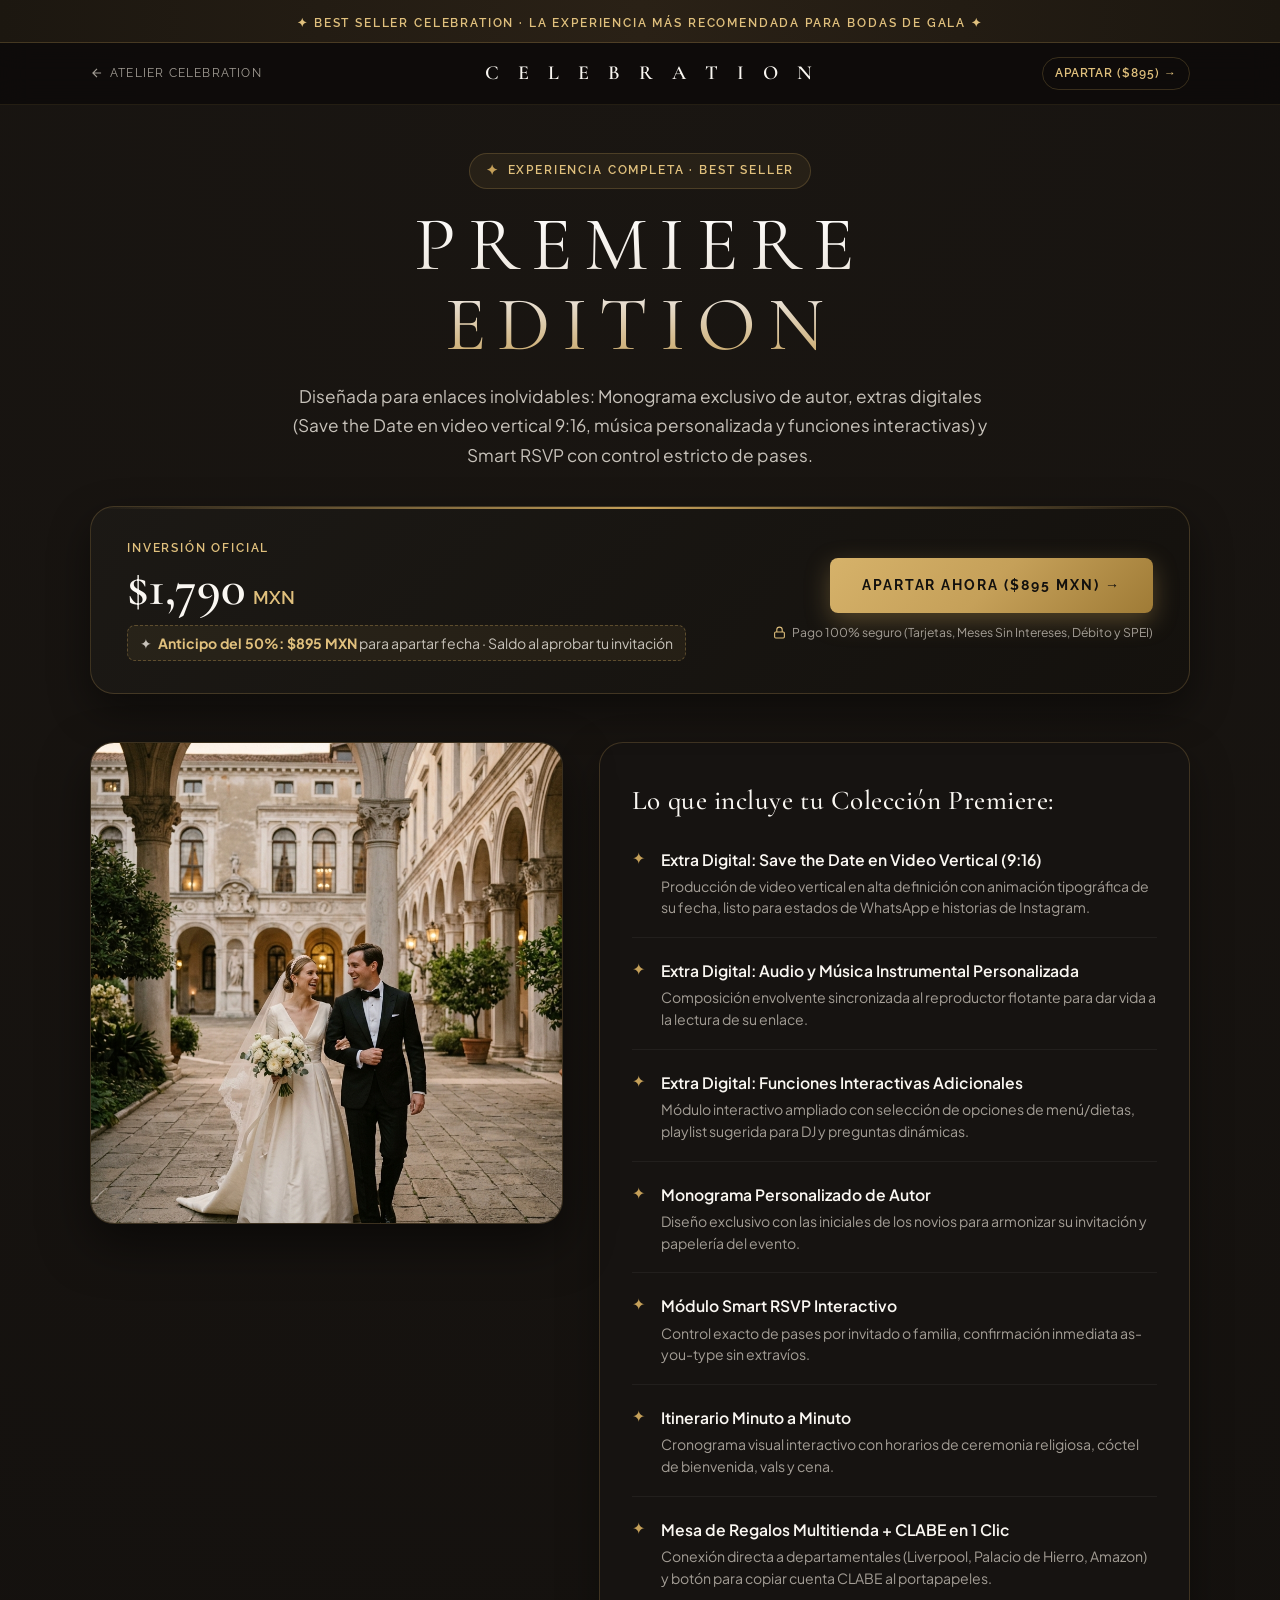
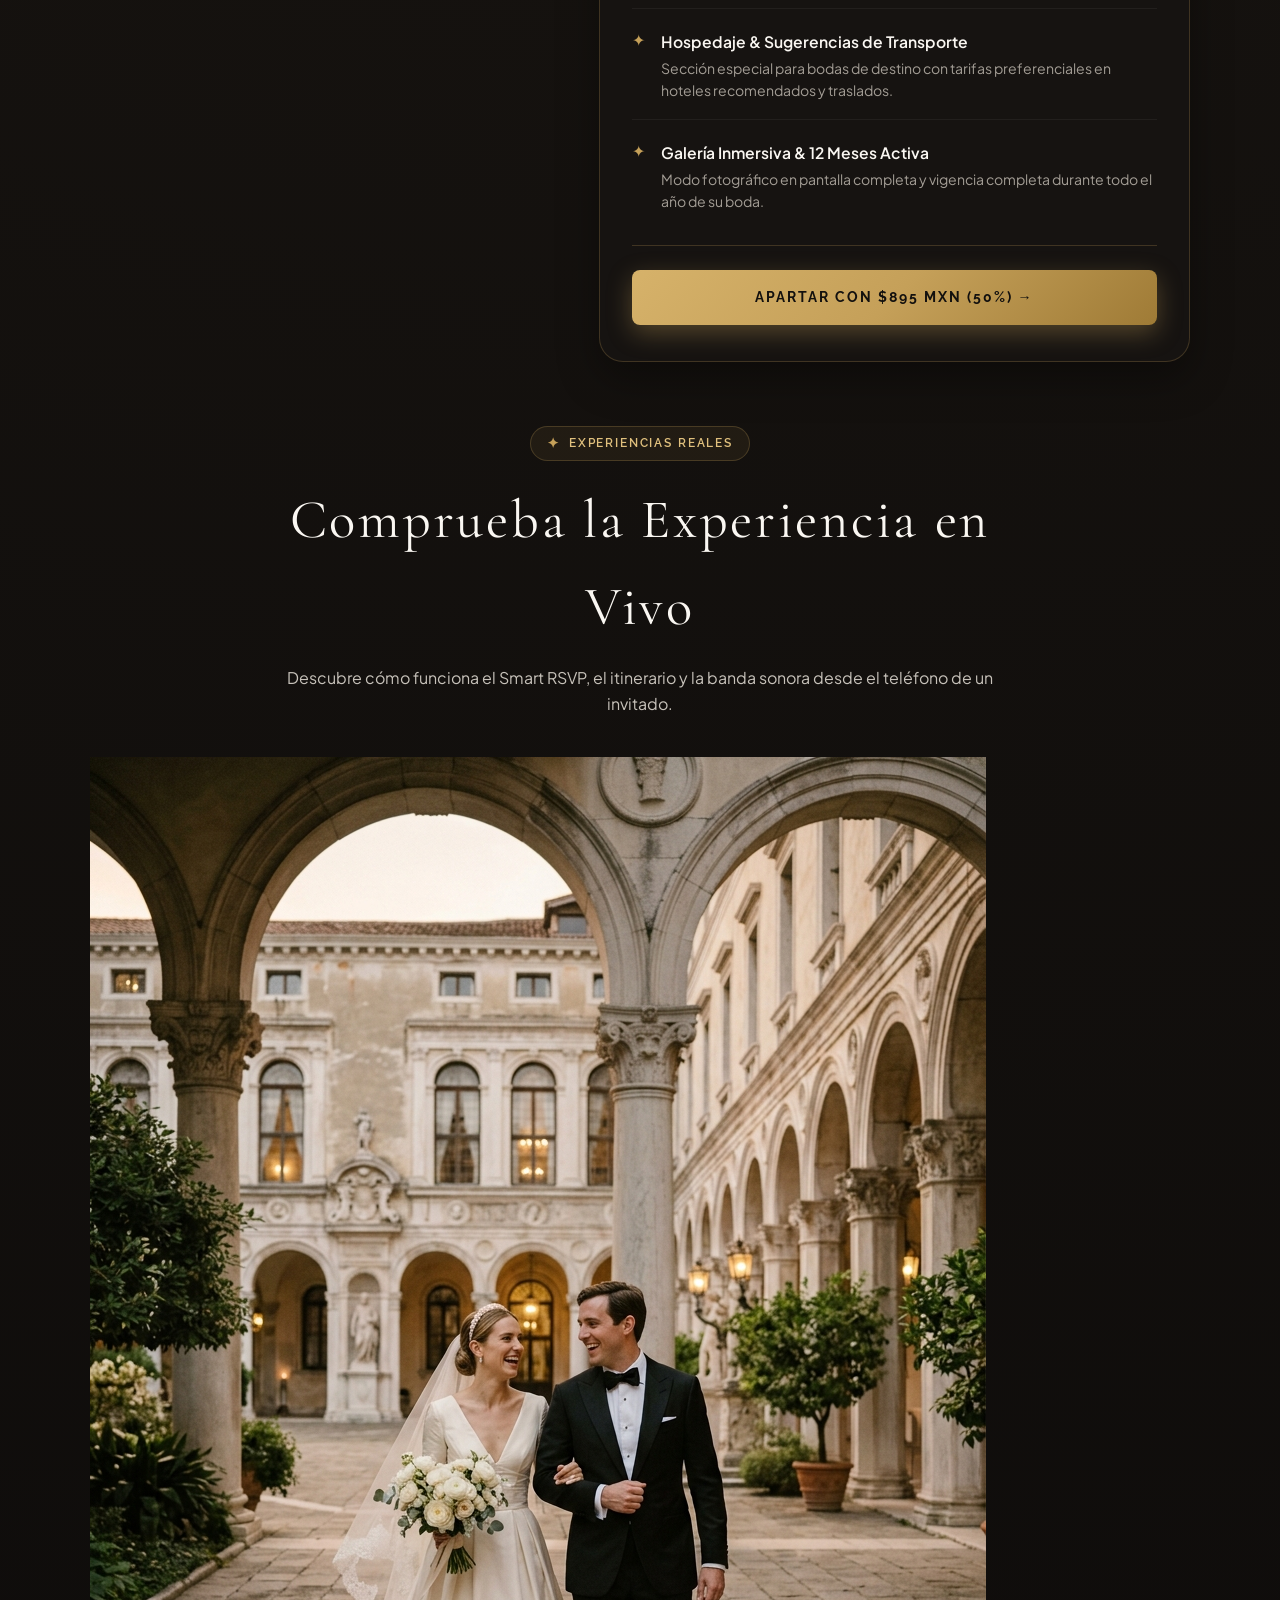
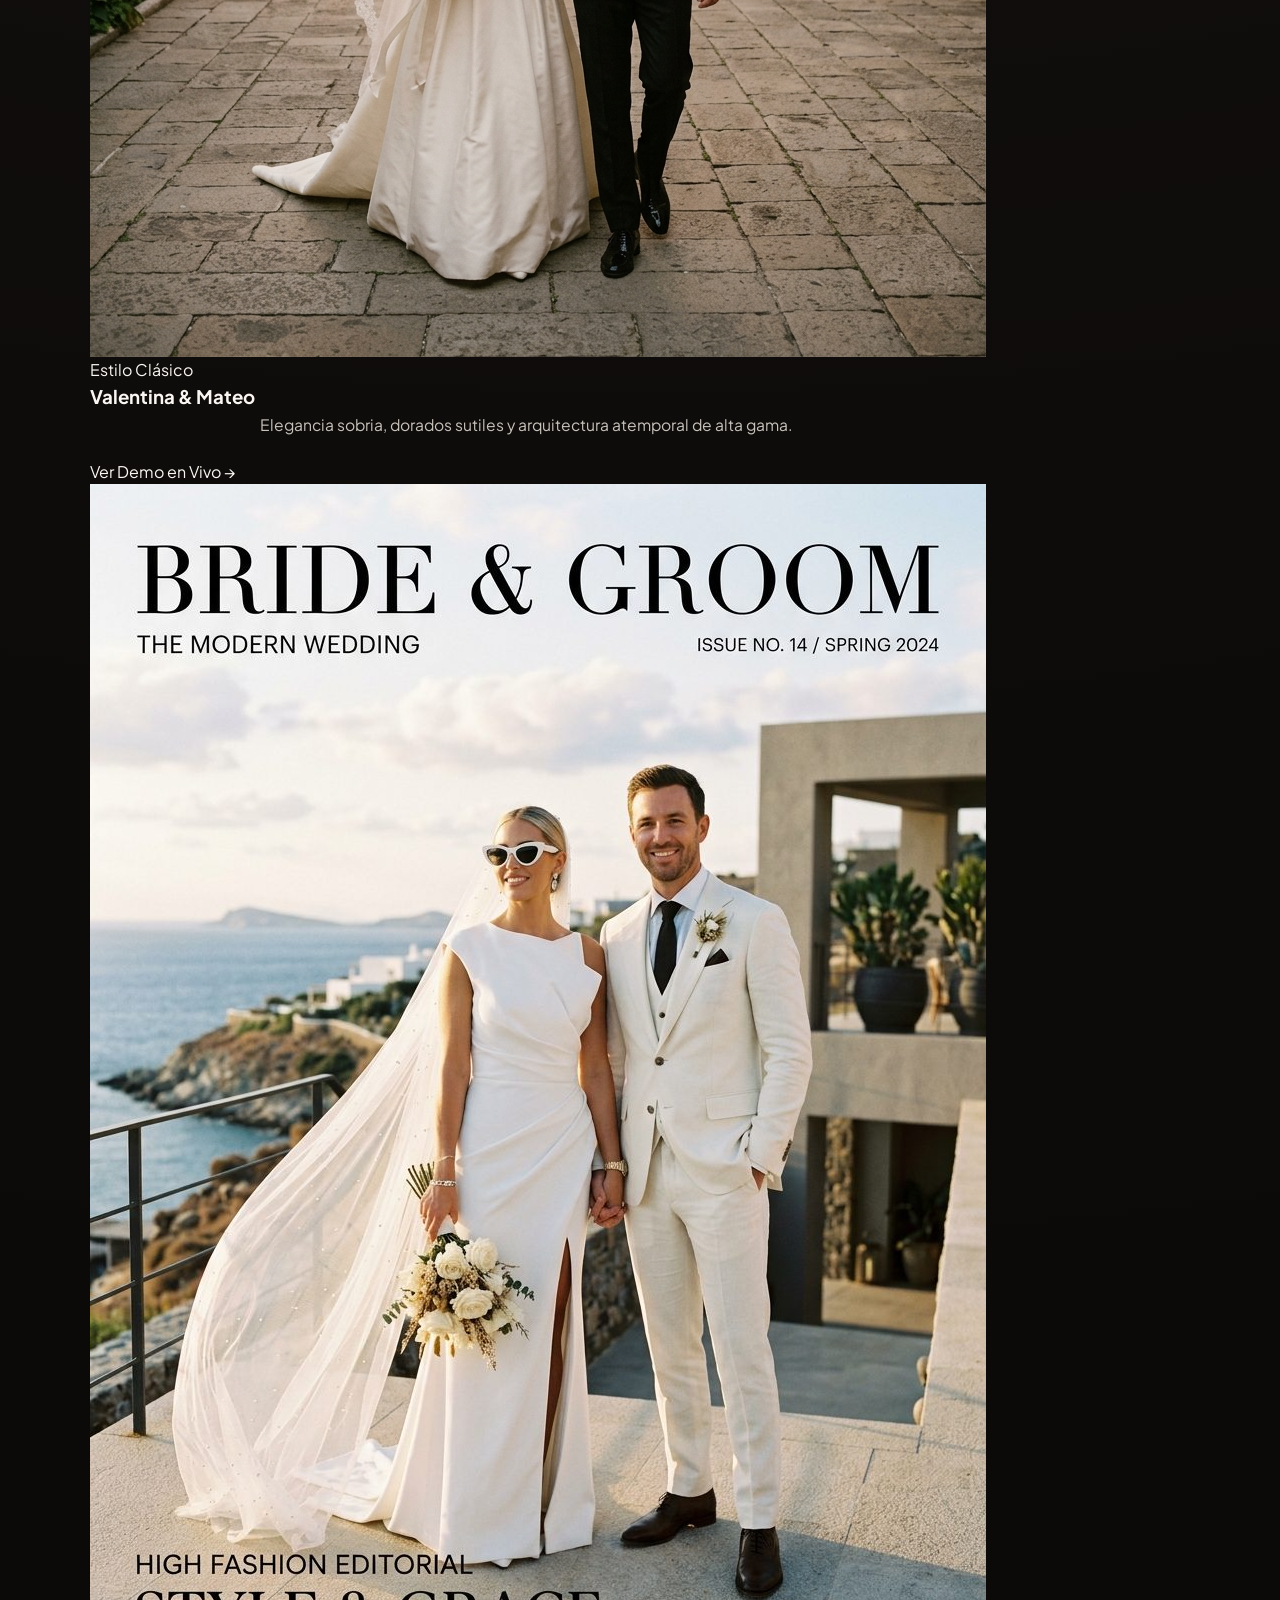
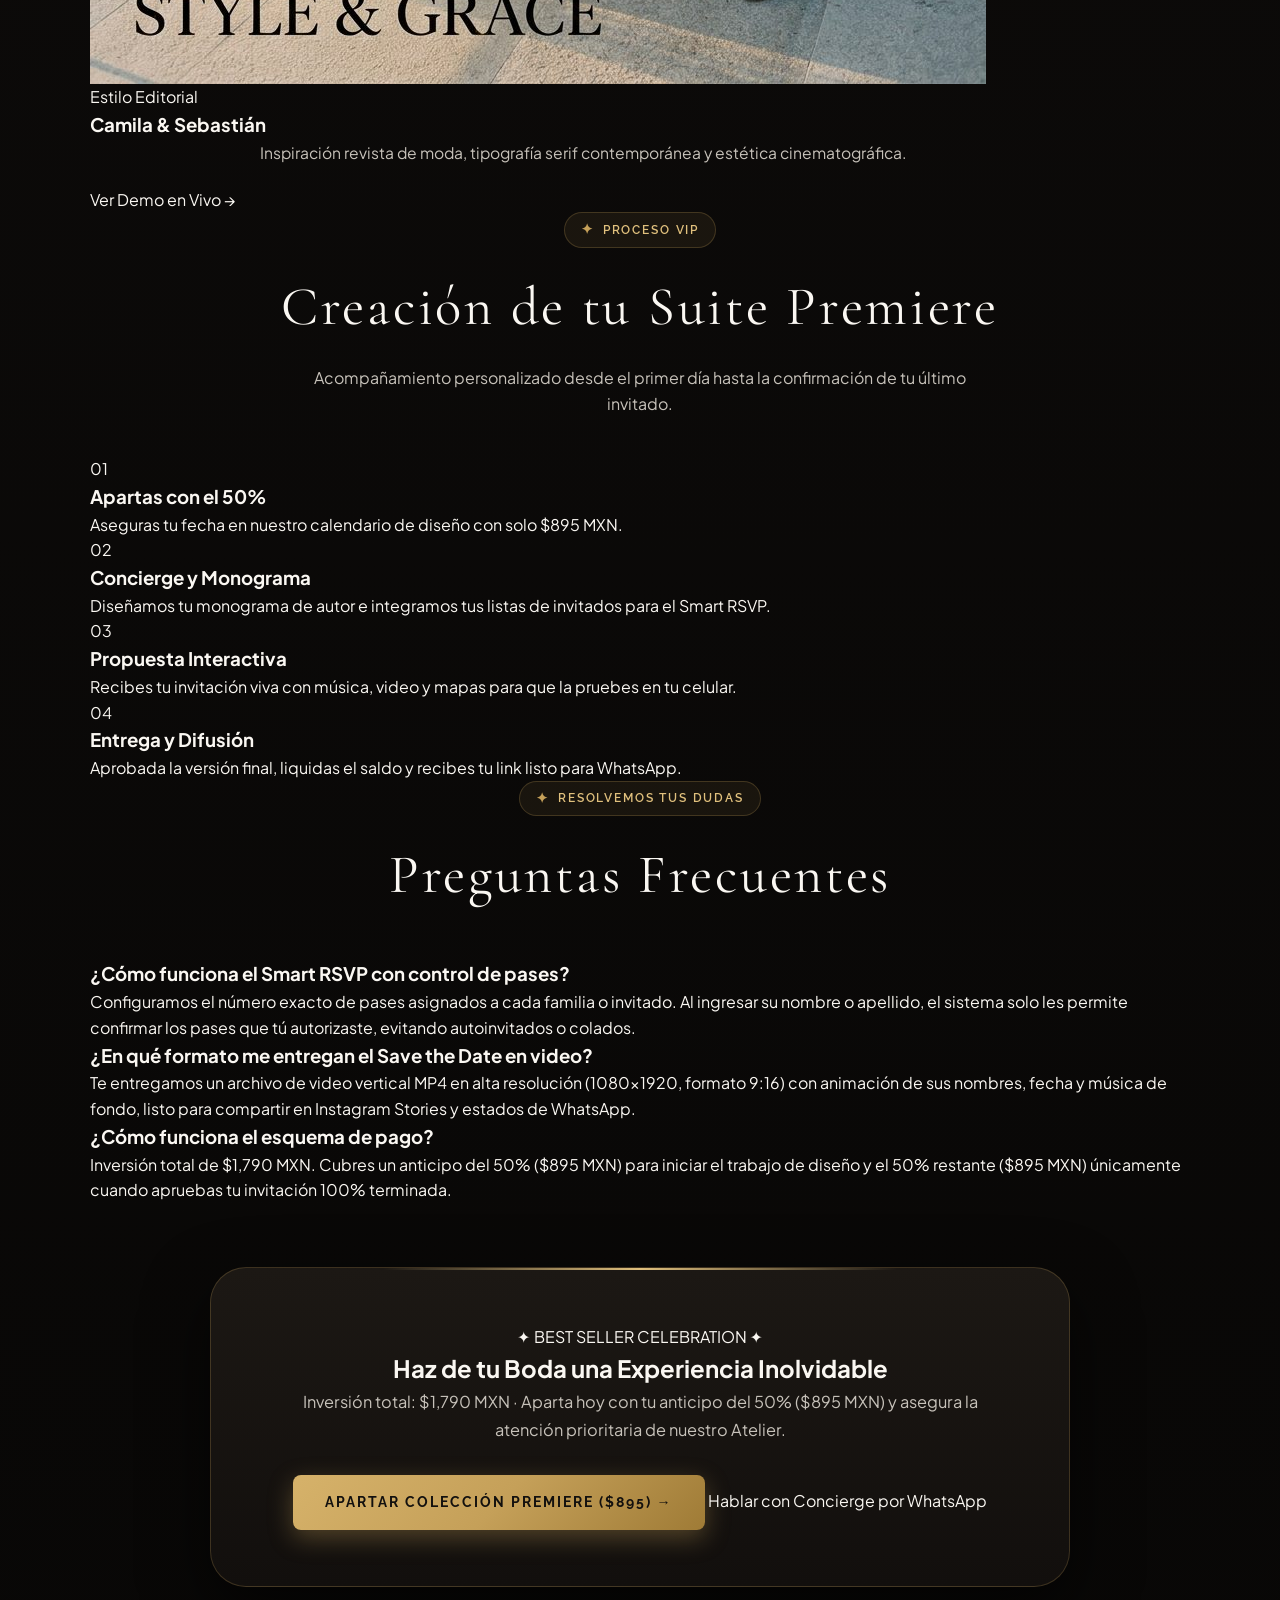
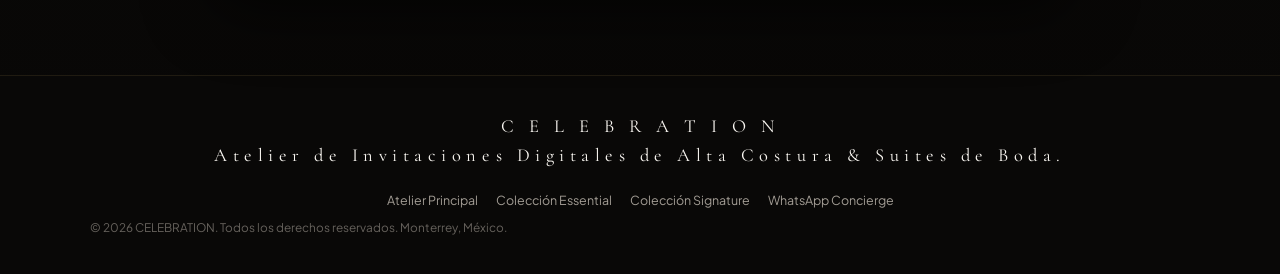
<file: premiere.html>
<!DOCTYPE html>
<html lang="es">

<head>
  <meta charset="UTF-8">
  <!-- Google Tag Manager -->
  <script>(function (w, d, s, l, i) {
      w[l] = w[l] || []; w[l].push({
        'gtm.start':
          new Date().getTime(), event: 'gtm.js'
      }); var f = d.getElementsByTagName(s)[0],
        j = d.createElement(s), dl = l != 'dataLayer' ? '&l=' + l : ''; j.async = true; j.src =
          'https://www.googletagmanager.com/gtm.js?id=' + i + dl; f.parentNode.insertBefore(j, f);
    })(window, document, 'script', 'dataLayer', 'GTM-KD9P55XB');</script>
  <!-- End Google Tag Manager -->

  <meta name="viewport" content="width=device-width, initial-scale=1.0, maximum-scale=5.0">
  <title>CELEBRATION — Colección Premiere Edition | Invitaciones Digitales de Gala</title>
  <meta name="description"
    content="Colección Premiere Edition de CELEBRATION: Monograma de autor, extras digitales (Save the Date en video vertical 9:16, música personalizada y funciones interactivas) y Smart RSVP. Inversión $1,790 MXN (Anticipo 50% $895 MXN).">
  <meta name="keywords"
    content="invitaciones digitales de boda, invitacion premiere, monograma de boda, smart rsvp pases, save the date video vertical, celebracion boda de gala">
  <link rel="canonical" href="https://thecelebration.com.mx/premiere.html">
  <meta name="robots" content="index, follow, max-image-preview:large">

  <!-- Open Graph / Redes Sociales & WhatsApp -->
  <meta property="og:site_name" content="CELEBRATION">
  <meta property="og:title" content="CELEBRATION — Colección Premiere Edition | La Más Elegida">
  <meta property="og:description"
    content="Monograma de autor, extras digitales con Save the Date en video vertical, música personalizada, funciones interactivas y Smart RSVP. Inversión $1,790 MXN (Anticipo $895 MXN).">
  <meta property="og:url" content="https://thecelebration.com.mx/premiere.html">
  <meta property="og:type" content="website">
  <meta property="og:image" content="https://thecelebration.com.mx/assets/images/estilo_clasico.jpg">
  <meta property="og:image:secure_url" content="https://thecelebration.com.mx/assets/images/estilo_clasico.jpg">
  <meta property="og:image:width" content="1200">
  <meta property="og:image:height" content="630">
  <meta name="twitter:card" content="summary_large_image">

  <!-- Favicon -->
  <link rel="icon" href="assets/icons/favicon-64x64.png" type="image/png">
  <link rel="icon" type="image/png" sizes="192x192" href="assets/icons/icon-192x192.png">
  <link rel="apple-touch-icon" sizes="180x180" href="assets/icons/apple-touch-icon-180x180.png">

  <!-- Tipografías Editoriales de Lujo -->
  <link rel="preconnect" href="https://fonts.googleapis.com">
  <link rel="preconnect" href="https://fonts.gstatic.com" crossorigin>
  <link
    href="https://fonts.googleapis.com/css2?family=Cormorant+Garamond:ital,wght@0,300;0,400;0,500;0,600;0,700;1,300;1,400&family=Playfair+Display:ital,wght@0,400;0,500;0,600;0,700;1,400;1,600&family=Plus+Jakarta+Sans:wght@300;400;500;600;700&family=Raleway:wght@400;500;600;700&family=Pinyon+Script&display=swap"
    rel="stylesheet">

  <link rel="stylesheet" href="signature.css?v=20261118d">
</head>

<body>
  <!-- Google Tag Manager (noscript) -->
  <noscript><iframe src="https://www.googletagmanager.com/ns.html?id=GTM-KD9P55XB" height="0" width="0"
      style="display:none;visibility:hidden"></iframe></noscript>
  <!-- End Google Tag Manager (noscript) -->

  <!-- Top Announcement Bar -->
  <div class="sig-topbar">
    <div class="sig-topbar-inner">
      <span>✦ BEST SELLER CELEBRATION · LA EXPERIENCIA MÁS RECOMENDADA PARA BODAS DE GALA ✦</span>
    </div>
  </div>

  <!-- Header Minimalista -->
  <header class="sig-header">
    <div class="sig-header-inner">
      <a href="index.html" class="sig-back-link" title="Ir al sitio principal de CELEBRATION">
        <svg viewBox="0 0 24 24" width="14" height="14" fill="none" stroke="currentColor" stroke-width="2">
          <path d="M19 12H5M12 19l-7-7 7-7" />
        </svg>
        <span>Atelier CELEBRATION</span>
      </a>
      <a href="premiere.html" class="sig-logo">C E L E B R A T I O N</a>
      <a href="checkout.html?pkg=premiere&method=mp" class="sig-header-wa">Apartar ($895) →</a>
    </div>
  </header>

  <main>
    <!-- HERO SECTION PREMIERE -->
    <section class="sig-hero-section" id="paquete">
      <div class="sig-container">

        <div class="sig-hero-header">
          <div class="sig-badge-pill">
            <span class="sig-badge-spark">✦</span>
            <span>EXPERIENCIA COMPLETA · BEST SELLER</span>
          </div>
          <h1 class="sig-package-title">PREMIERE EDITION</h1>
          <p class="sig-package-lead">
            Diseñada para enlaces inolvidables: Monograma exclusivo de autor, extras digitales (Save the Date en video
            vertical 9:16, música personalizada y funciones interactivas) y Smart RSVP con control estricto de pases.
          </p>
        </div>

        <!-- Tarjeta de Contratación & Precios -->
        <div class="sig-offer-card">
          <div class="sig-offer-left">
            <span class="sig-offer-label">Inversión Oficial</span>
            <div class="sig-price-row">
              <span class="sig-price-num">$1,790</span>
              <span class="sig-price-cur">MXN</span>
            </div>
            <div class="sig-anticipo-badge">
              <span class="sig-anticipo-icon">✦</span>
              <span><strong>Anticipo del 50%: $895 MXN</strong> para apartar fecha · Saldo al aprobar tu
                invitación</span>
            </div>
          </div>
          <div class="sig-offer-right">
            <a href="checkout.html?pkg=premiere&method=mp" class="sig-btn-primary" id="btnContrataPremiere">
              APARTAR AHORA ($895 MXN) →
            </a>
            <div class="sig-trust-line">
              <svg viewBox="0 0 24 24" width="13" height="13" fill="none" stroke="currentColor" stroke-width="2">
                <rect width="18" height="11" x="3" y="11" rx="2" ry="2" />
                <path d="M7 11V7a5 5 0 0 1 10 0v4" />
              </svg>
              <span>Pago 100% seguro (Tarjetas, Meses Sin Intereses, Débito y SPEI)</span>
            </div>
          </div>
        </div>

        <!-- Grid Split: Portada & Características -->
        <div class="sig-split-grid">
          <div class="sig-visual-col">
            <div class="sig-img-frame">
              <img src="assets/images/estilo_clasico.jpg"
                alt="Colección Premiere Edition — CELEBRATION Invitación Digital de Gala" class="sig-img"
                loading="eager">
            </div>
          </div>

          <div class="sig-features-col">
            <div class="sig-features-card">
              <h2 class="sig-features-heading">Lo que incluye tu Colección Premiere:</h2>
              <ul class="sig-features-list">
                <li class="sig-feature-item">
                  <div class="sig-feat-icon">✦</div>
                  <div class="sig-feat-content">
                    <strong>Extra Digital: Save the Date en Video Vertical (9:16)</strong>
                    <p>Producción de video vertical en alta definición con animación tipográfica de su fecha, listo para
                      estados de WhatsApp e historias de Instagram.</p>
                  </div>
                </li>
                <li class="sig-feature-item">
                  <div class="sig-feat-icon">✦</div>
                  <div class="sig-feat-content">
                    <strong>Extra Digital: Audio y Música Instrumental Personalizada</strong>
                    <p>Composición envolvente sincronizada al reproductor flotante para dar vida a la lectura de su
                      enlace.</p>
                  </div>
                </li>
                <li class="sig-feature-item">
                  <div class="sig-feat-icon">✦</div>
                  <div class="sig-feat-content">
                    <strong>Extra Digital: Funciones Interactivas Adicionales</strong>
                    <p>Módulo interactivo ampliado con selección de opciones de menú/dietas, playlist sugerida para DJ y
                      preguntas dinámicas.</p>
                  </div>
                </li>
                <li class="sig-feature-item">
                  <div class="sig-feat-icon">✦</div>
                  <div class="sig-feat-content">
                    <strong>Monograma Personalizado de Autor</strong>
                    <p>Diseño exclusivo con las iniciales de los novios para armonizar su invitación y papelería del
                      evento.</p>
                  </div>
                </li>
                <li class="sig-feature-item">
                  <div class="sig-feat-icon">✦</div>
                  <div class="sig-feat-content">
                    <strong>Módulo Smart RSVP Interactivo</strong>
                    <p>Control exacto de pases por invitado o familia, confirmación inmediata as-you-type sin extravíos.
                    </p>
                  </div>
                </li>
                <li class="sig-feature-item">
                  <div class="sig-feat-icon">✦</div>
                  <div class="sig-feat-content">
                    <strong>Itinerario Minuto a Minuto</strong>
                    <p>Cronograma visual interactivo con horarios de ceremonia religiosa, cóctel de bienvenida, vals y
                      cena.</p>
                  </div>
                </li>
                <li class="sig-feature-item">
                  <div class="sig-feat-icon">✦</div>
                  <div class="sig-feat-content">
                    <strong>Mesa de Regalos Multitienda + CLABE en 1 Clic</strong>
                    <p>Conexión directa a departamentales (Liverpool, Palacio de Hierro, Amazon) y botón para copiar
                      cuenta CLABE al portapapeles.</p>
                  </div>
                </li>
                <li class="sig-feature-item">
                  <div class="sig-feat-icon">✦</div>
                  <div class="sig-feat-content">
                    <strong>Hospedaje &amp; Sugerencias de Transporte</strong>
                    <p>Sección especial para bodas de destino con tarifas preferenciales en hoteles recomendados y
                      traslados.</p>
                  </div>
                </li>
                <li class="sig-feature-item">
                  <div class="sig-feat-icon">✦</div>
                  <div class="sig-feat-content">
                    <strong>Galería Inmersiva &amp; 12 Meses Activa</strong>
                    <p>Modo fotográfico en pantalla completa y vigencia completa durante todo el año de su boda.</p>
                  </div>
                </li>
              </ul>

              <div class="sig-features-cta-box">
                <a href="checkout.html?pkg=premiere&method=mp" class="sig-btn-primary sig-btn--block">
                  APARTAR CON $895 MXN (50%) →
                </a>
              </div>
            </div>
          </div>
        </div>

      </div>
    </section>

    <!-- DEMOS INTERACTIVOS -->
    <section class="sig-demos-section" id="demos">
      <div class="sig-container">
        <div class="sig-section-head">
          <div class="sig-badge-pill">
            <span class="sig-badge-spark">✦</span>
            <span>EXPERIENCIAS REALES</span>
          </div>
          <h2 class="sig-section-title">Comprueba la Experiencia en Vivo</h2>
          <p class="sig-section-sub">
            Descubre cómo funciona el Smart RSVP, el itinerario y la banda sonora desde el teléfono de un invitado.
          </p>
        </div>

        <div class="sig-demos-grid">
          <div class="sig-demo-card">
            <div class="sig-demo-img-box">
              <img src="assets/images/estilo_clasico.jpg" alt="Demo Estilo Clásico" class="sig-demo-img" loading="lazy">
              <span class="sig-demo-tag">Estilo Clásico</span>
            </div>
            <div class="sig-demo-body">
              <h3 class="sig-demo-title">Valentina &amp; Mateo</h3>
              <p class="sig-demo-desc">Elegancia sobria, dorados sutiles y arquitectura atemporal de alta gama.</p>
              <a href="demo-clasico.html" target="_blank" rel="noopener" class="sig-demo-btn">Ver Demo en Vivo →</a>
            </div>
          </div>

          <div class="sig-demo-card">
            <div class="sig-demo-img-box">
              <img src="assets/images/estilo_editorial.jpg" alt="Demo Estilo Editorial" class="sig-demo-img"
                loading="lazy">
              <span class="sig-demo-tag">Estilo Editorial</span>
            </div>
            <div class="sig-demo-body">
              <h3 class="sig-demo-title">Camila &amp; Sebastián</h3>
              <p class="sig-demo-desc">Inspiración revista de moda, tipografía serif contemporánea y estética
                cinematográfica.</p>
              <a href="demo-editorial.html" target="_blank" rel="noopener" class="sig-demo-btn">Ver Demo en Vivo →</a>
            </div>
          </div>
        </div>
      </div>
    </section>

    <!-- PROCESO ATELIER -->
    <section class="sig-steps-section" id="proceso">
      <div class="sig-container">
        <div class="sig-section-head">
          <div class="sig-badge-pill">
            <span class="sig-badge-spark">✦</span>
            <span>PROCESO VIP</span>
          </div>
          <h2 class="sig-section-title">Creación de tu Suite Premiere</h2>
          <p class="sig-section-sub">
            Acompañamiento personalizado desde el primer día hasta la confirmación de tu último invitado.
          </p>
        </div>

        <div class="sig-steps-grid">
          <div class="sig-step-card">
            <span class="sig-step-num">01</span>
            <h3 class="sig-step-title">Apartas con el 50%</h3>
            <p class="sig-step-desc">Aseguras tu fecha en nuestro calendario de diseño con solo $895 MXN.</p>
          </div>
          <div class="sig-step-card">
            <span class="sig-step-num">02</span>
            <h3 class="sig-step-title">Concierge y Monograma</h3>
            <p class="sig-step-desc">Diseñamos tu monograma de autor e integramos tus listas de invitados para el Smart
              RSVP.</p>
          </div>
          <div class="sig-step-card">
            <span class="sig-step-num">03</span>
            <h3 class="sig-step-title">Propuesta Interactiva</h3>
            <p class="sig-step-desc">Recibes tu invitación viva con música, video y mapas para que la pruebes en tu
              celular.</p>
          </div>
          <div class="sig-step-card">
            <span class="sig-step-num">04</span>
            <h3 class="sig-step-title">Entrega y Difusión</h3>
            <p class="sig-step-desc">Aprobada la versión final, liquidas el saldo y recibes tu link listo para WhatsApp.
            </p>
          </div>
        </div>
      </div>
    </section>

    <!-- PREGUNTAS FRECUENTES -->
    <section class="sig-faq-section" id="faq">
      <div class="sig-container sig-container--narrow">
        <div class="sig-section-head">
          <div class="sig-badge-pill">
            <span class="sig-badge-spark">✦</span>
            <span>RESOLVEMOS TUS DUDAS</span>
          </div>
          <h2 class="sig-section-title">Preguntas Frecuentes</h2>
        </div>

        <div class="sig-faq-list">
          <div class="sig-faq-item">
            <h3 class="sig-faq-q">¿Cómo funciona el Smart RSVP con control de pases?</h3>
            <p class="sig-faq-a">Configuramos el número exacto de pases asignados a cada familia o invitado. Al ingresar
              su nombre o apellido, el sistema solo les permite confirmar los pases que tú autorizaste, evitando
              autoinvitados o colados.</p>
          </div>
          <div class="sig-faq-item">
            <h3 class="sig-faq-q">¿En qué formato me entregan el Save the Date en video?</h3>
            <p class="sig-faq-a">Te entregamos un archivo de video vertical MP4 en alta resolución (1080x1920, formato
              9:16) con animación de sus nombres, fecha y música de fondo, listo para compartir en Instagram Stories y
              estados de WhatsApp.</p>
          </div>
          <div class="sig-faq-item">
            <h3 class="sig-faq-q">¿Cómo funciona el esquema de pago?</h3>
            <p class="sig-faq-a">Inversión total de $1,790 MXN. Cubres un anticipo del 50% ($895 MXN) para iniciar el
              trabajo de diseño y el 50% restante ($895 MXN) únicamente cuando apruebas tu invitación 100% terminada.
            </p>
          </div>
        </div>
      </div>
    </section>

    <!-- CIERRE Y CTA FINAL -->
    <section class="sig-closing-section">
      <div class="sig-container">
        <div class="sig-closing-card">
          <div class="sig-closing-badge">✦ BEST SELLER CELEBRATION ✦</div>
          <h2 class="sig-closing-title">Haz de tu Boda una Experiencia Inolvidable</h2>
          <p class="sig-closing-lead">
            Inversión total: $1,790 MXN · Aparta hoy con tu anticipo del 50% ($895 MXN) y asegura la atención
            prioritaria de nuestro Atelier.
          </p>
          <div class="sig-closing-actions">
            <a href="checkout.html?pkg=premiere&method=mp" class="sig-btn-primary sig-btn--lg">
              APARTAR COLECCIÓN PREMIERE ($895) →
            </a>
            <a href="https://wa.me/528121912778?text=Hola%2C%20quiero%20informaci%C3%B3n%20de%20la%20Colecci%C3%B3n%20Premiere%20de%20%241%2C790."
              class="sig-btn-ghost sig-btn--lg" target="_blank" rel="noopener">
              Hablar con Concierge por WhatsApp
            </a>
          </div>
        </div>
      </div>
    </section>
  </main>

  <footer class="sig-footer">
    <div class="sig-container">
      <div class="sig-footer-inner">
        <div class="sig-footer-brand">
          <span class="sig-footer-logo">C E L E B R A T I O N</span>
          <p class="sig-footer-tagline">Atelier de Invitaciones Digitales de Alta Costura &amp; Suites de Boda.</p>
        </div>
        <div class="sig-footer-links">
          <a href="index.html">Atelier Principal</a>
          <a href="essential.html">Colección Essential</a>
          <a href="signature.html">Colección Signature</a>
          <a href="https://wa.me/528121912778" target="_blank" rel="noopener">WhatsApp Concierge</a>
        </div>
      </div>
      <div class="sig-footer-copy">
        <p>© 2026 CELEBRATION. Todos los derechos reservados. Monterrey, México.</p>
      </div>
    </div>
  </footer>
</body>

</html>
</file>
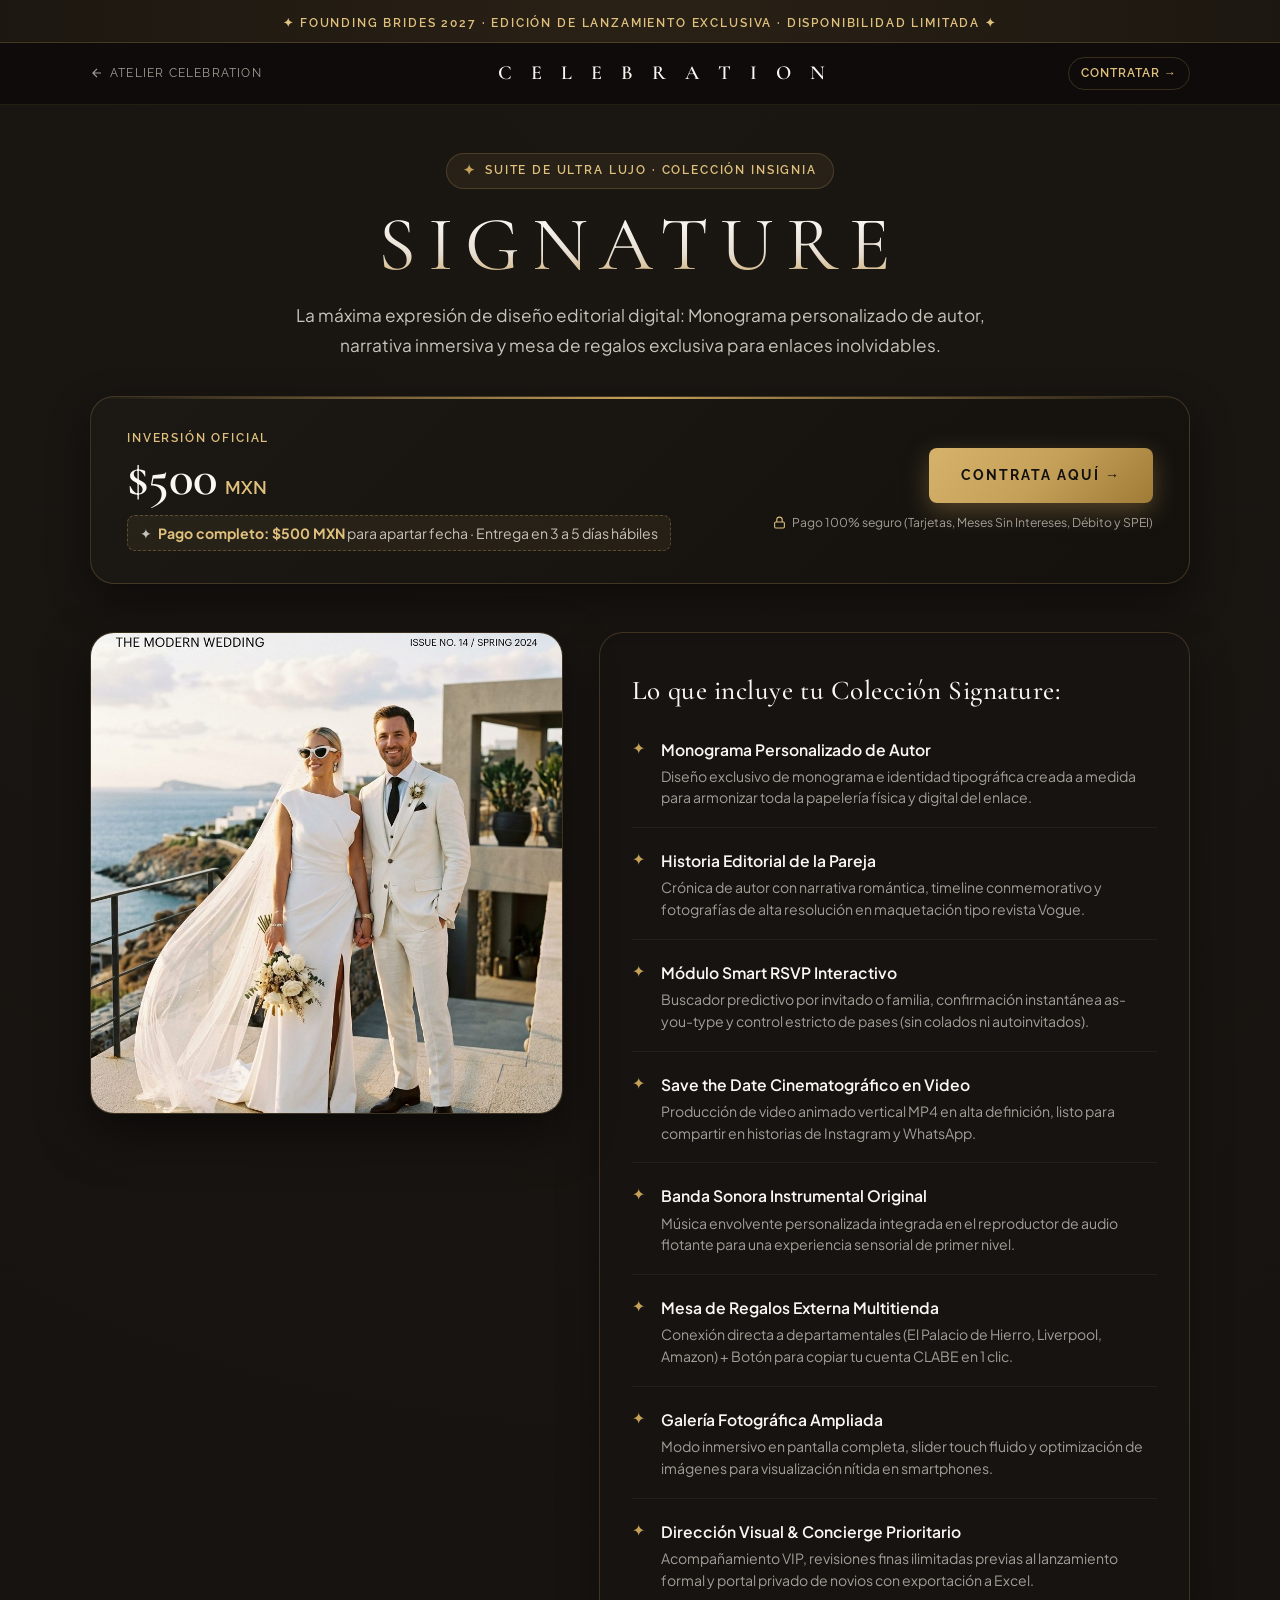
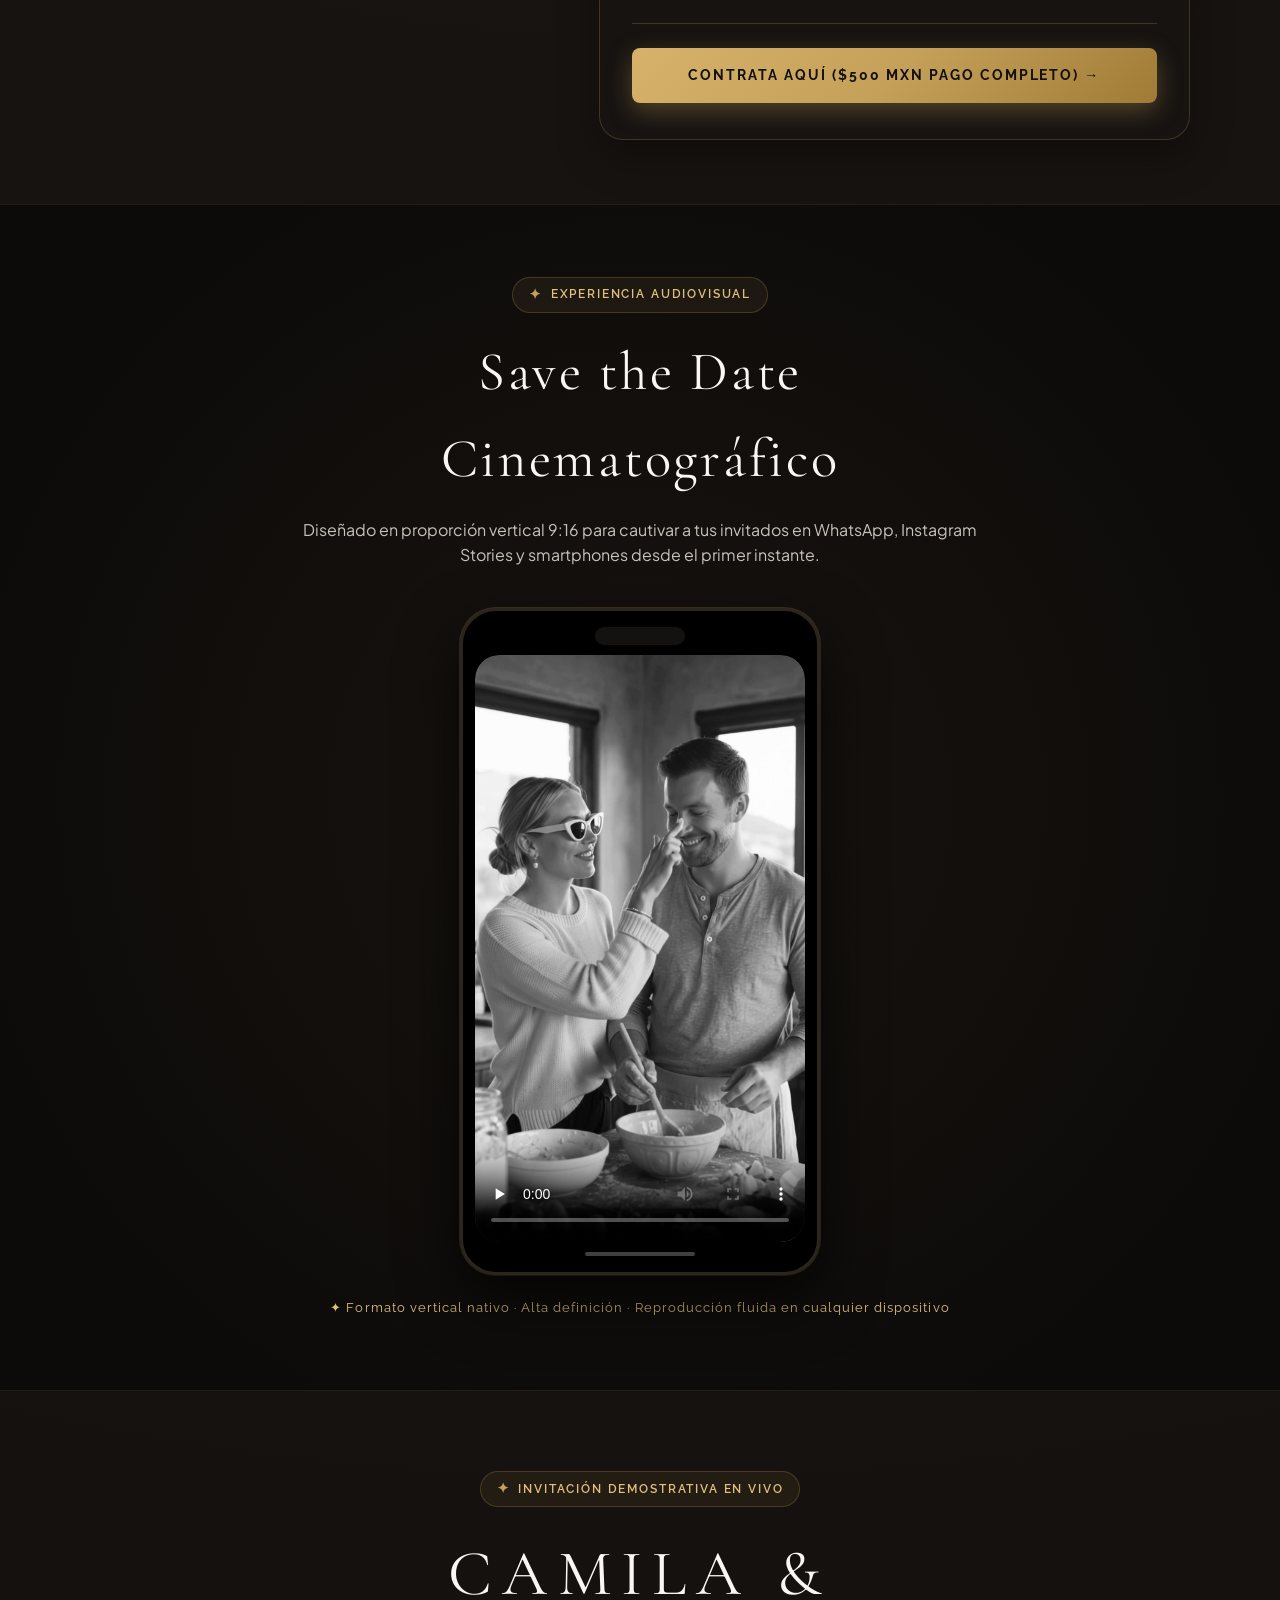
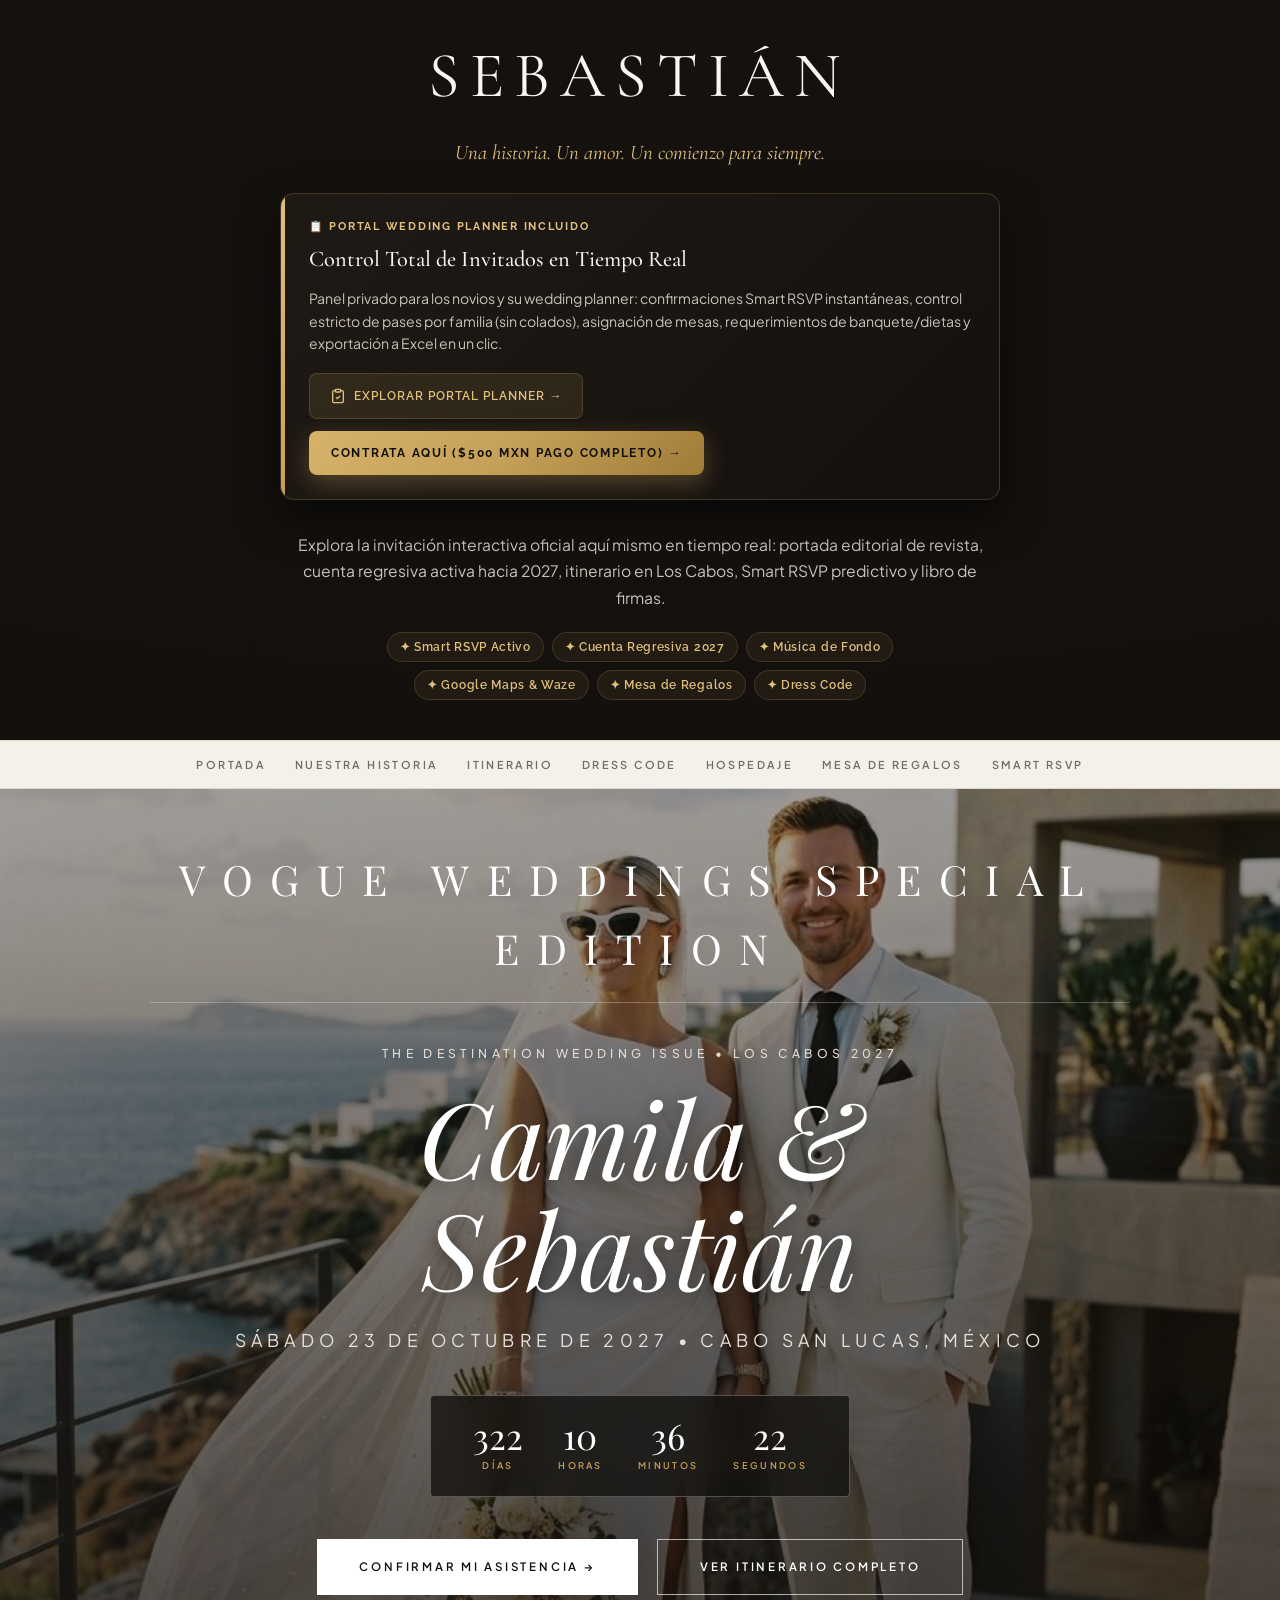
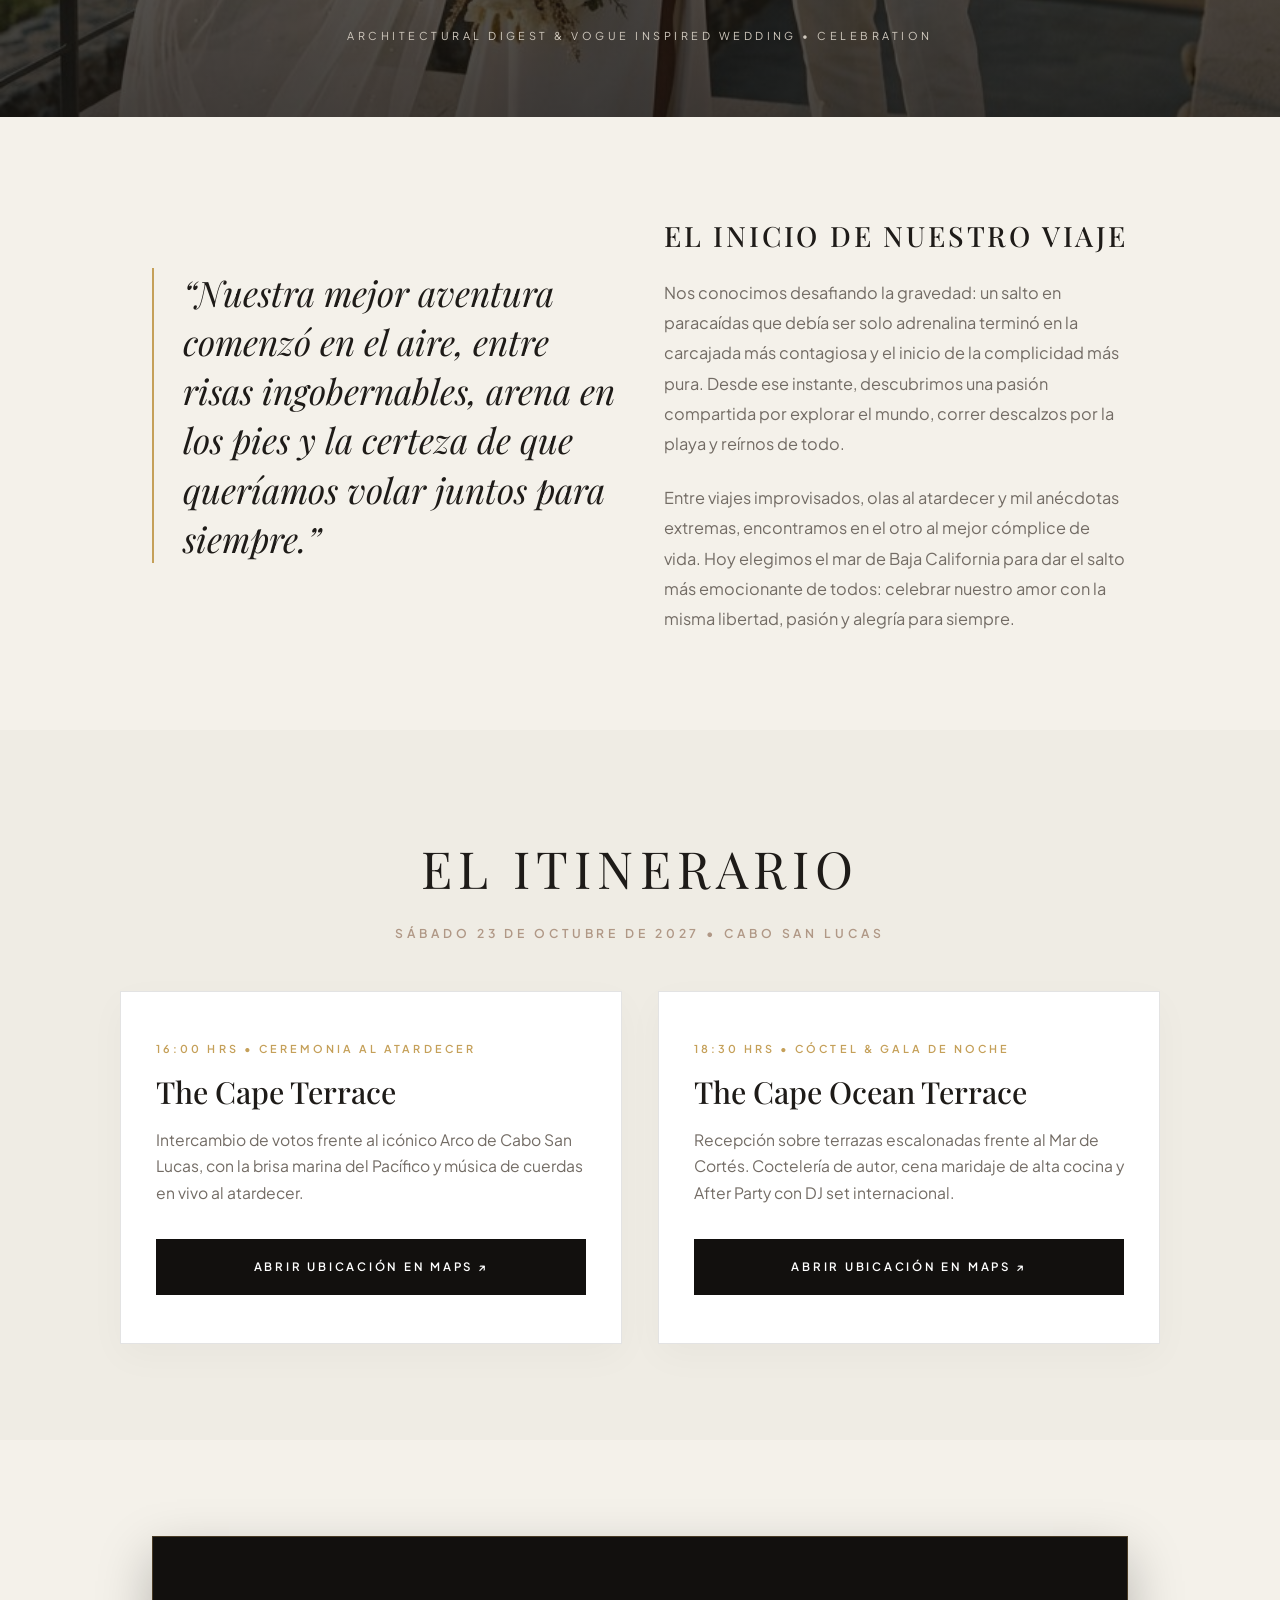
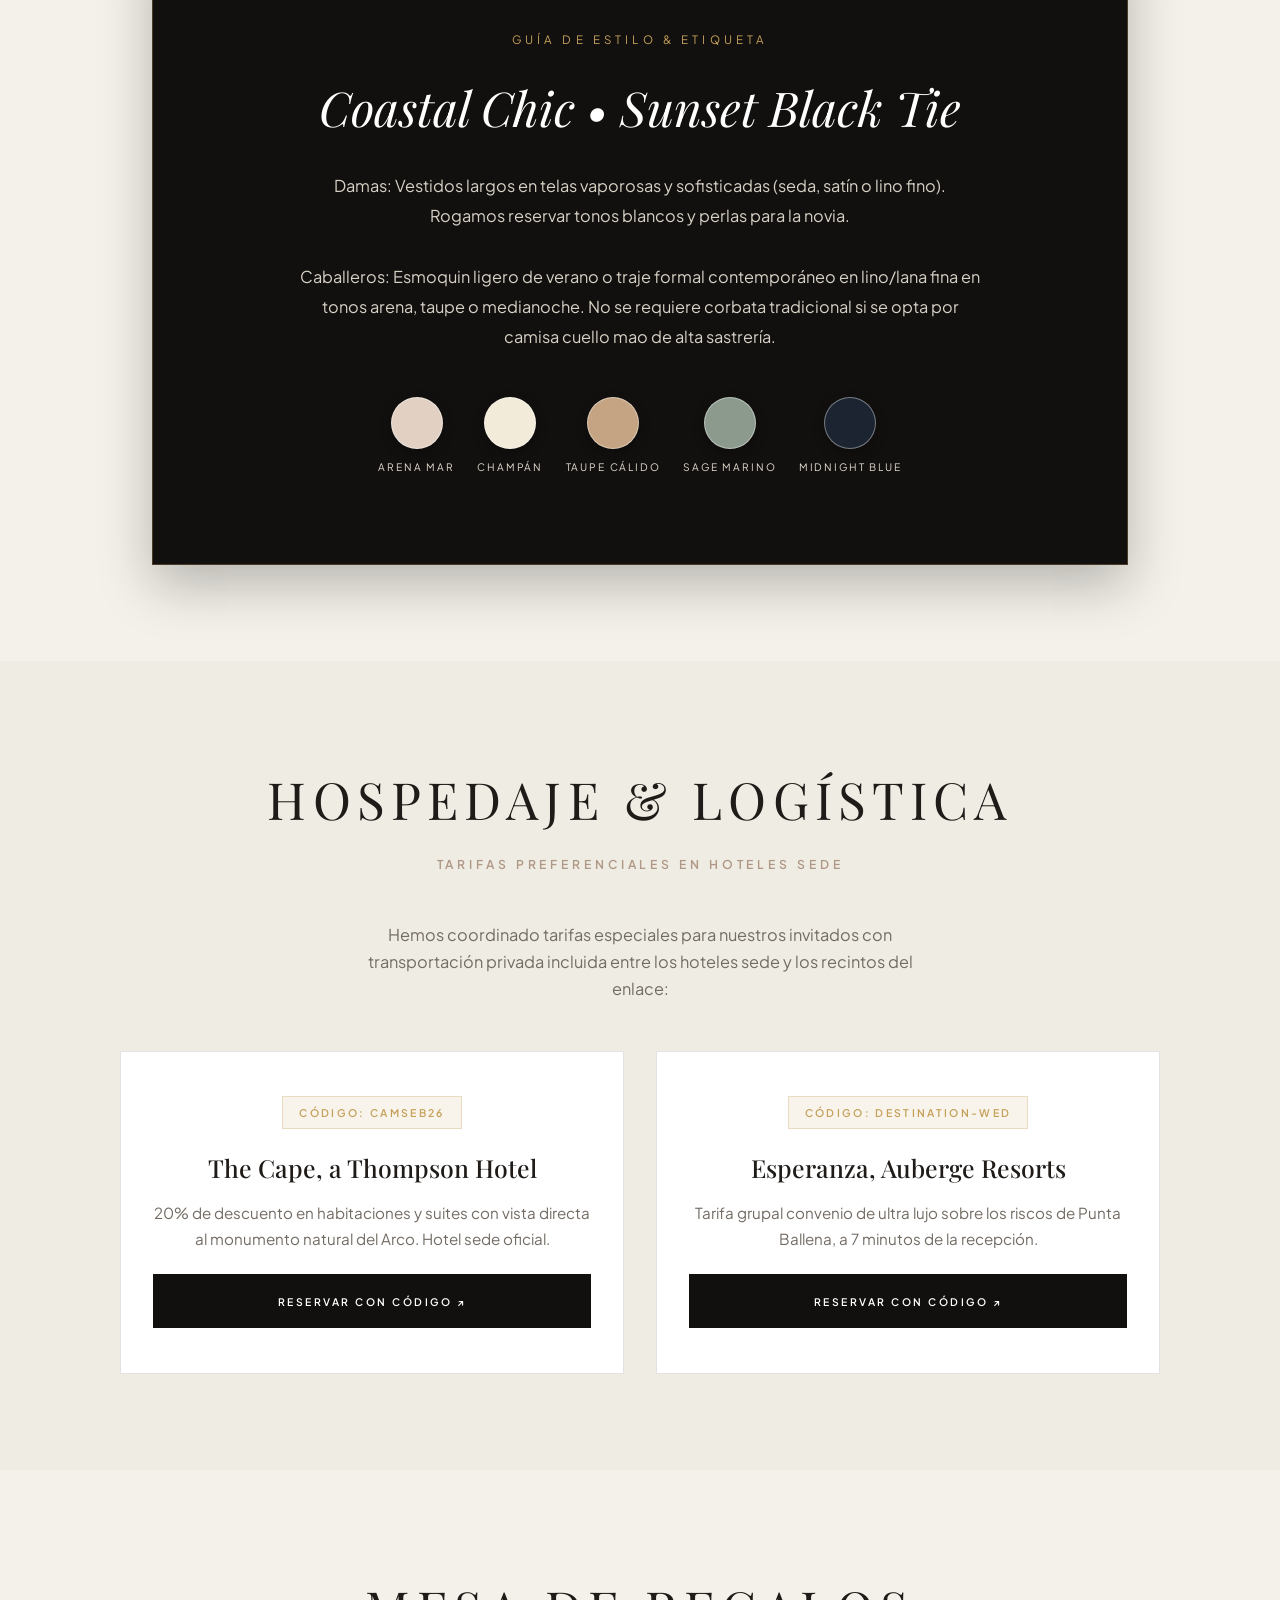
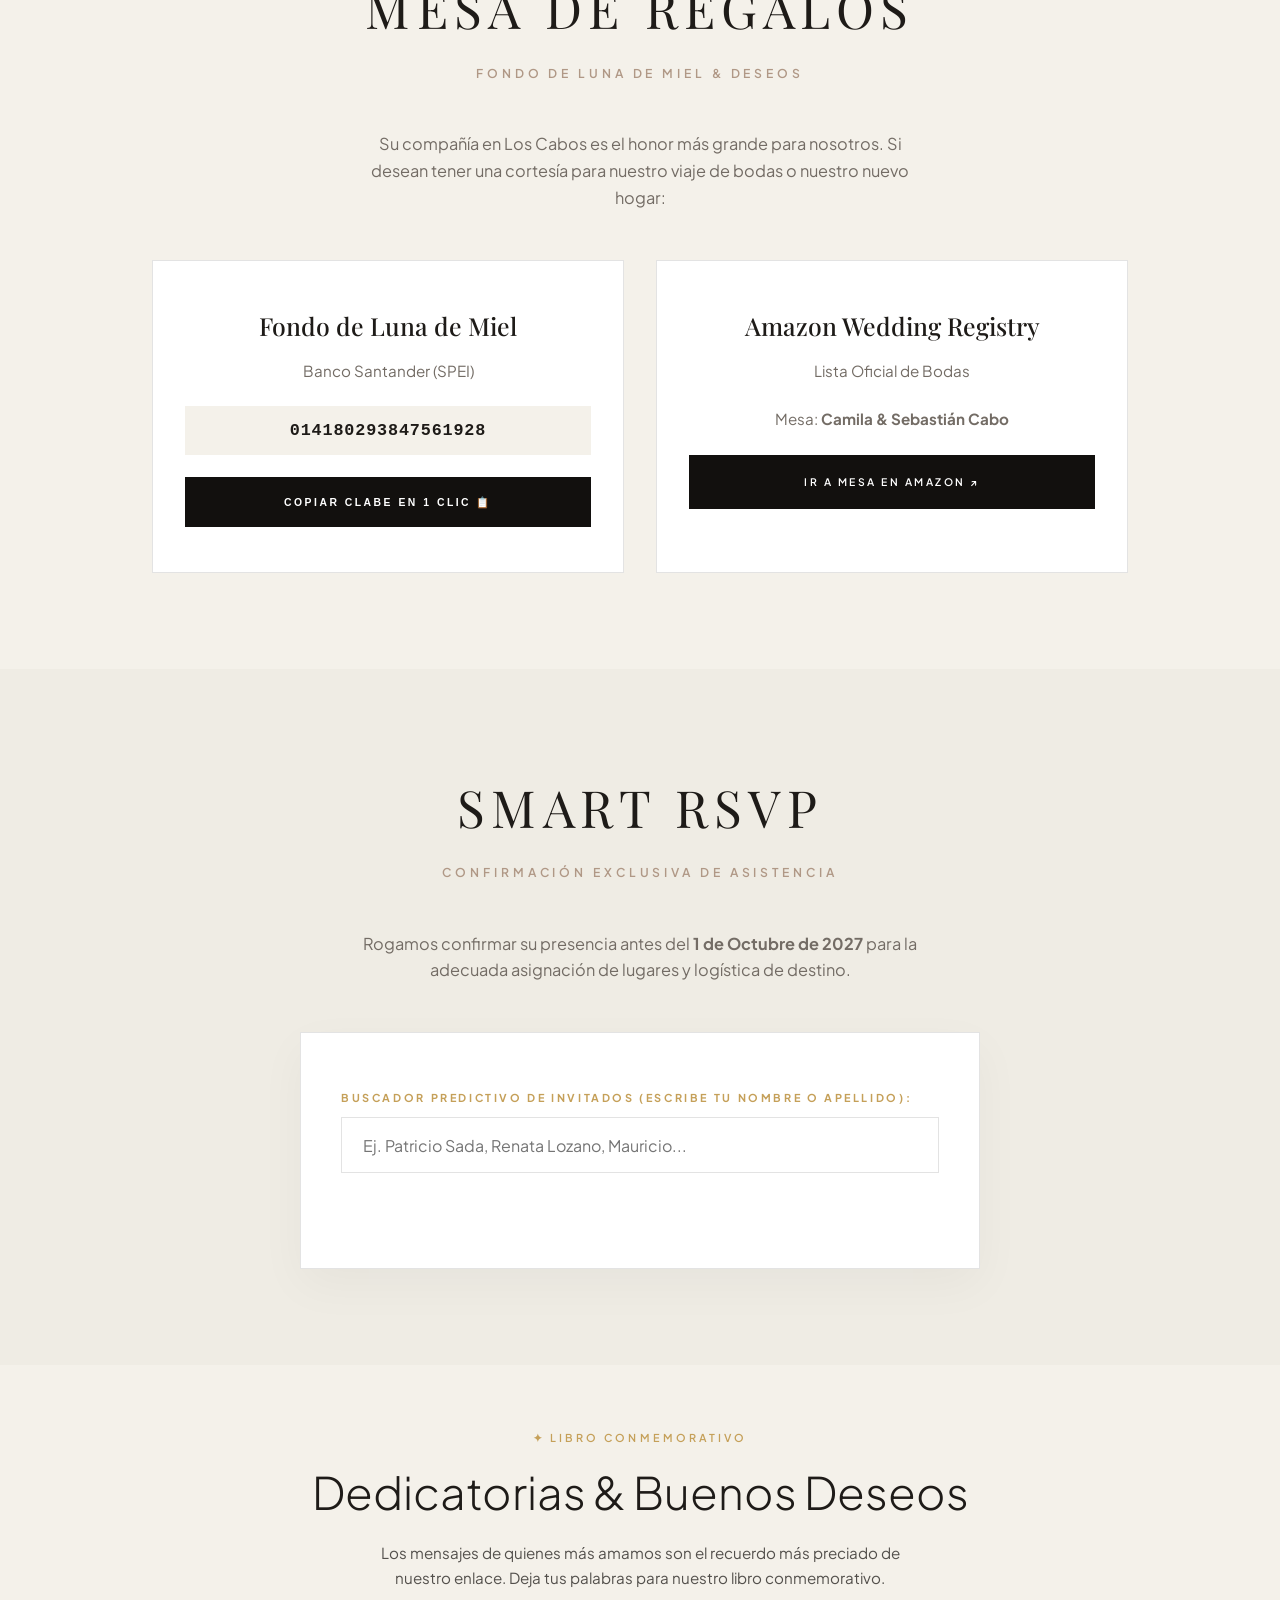
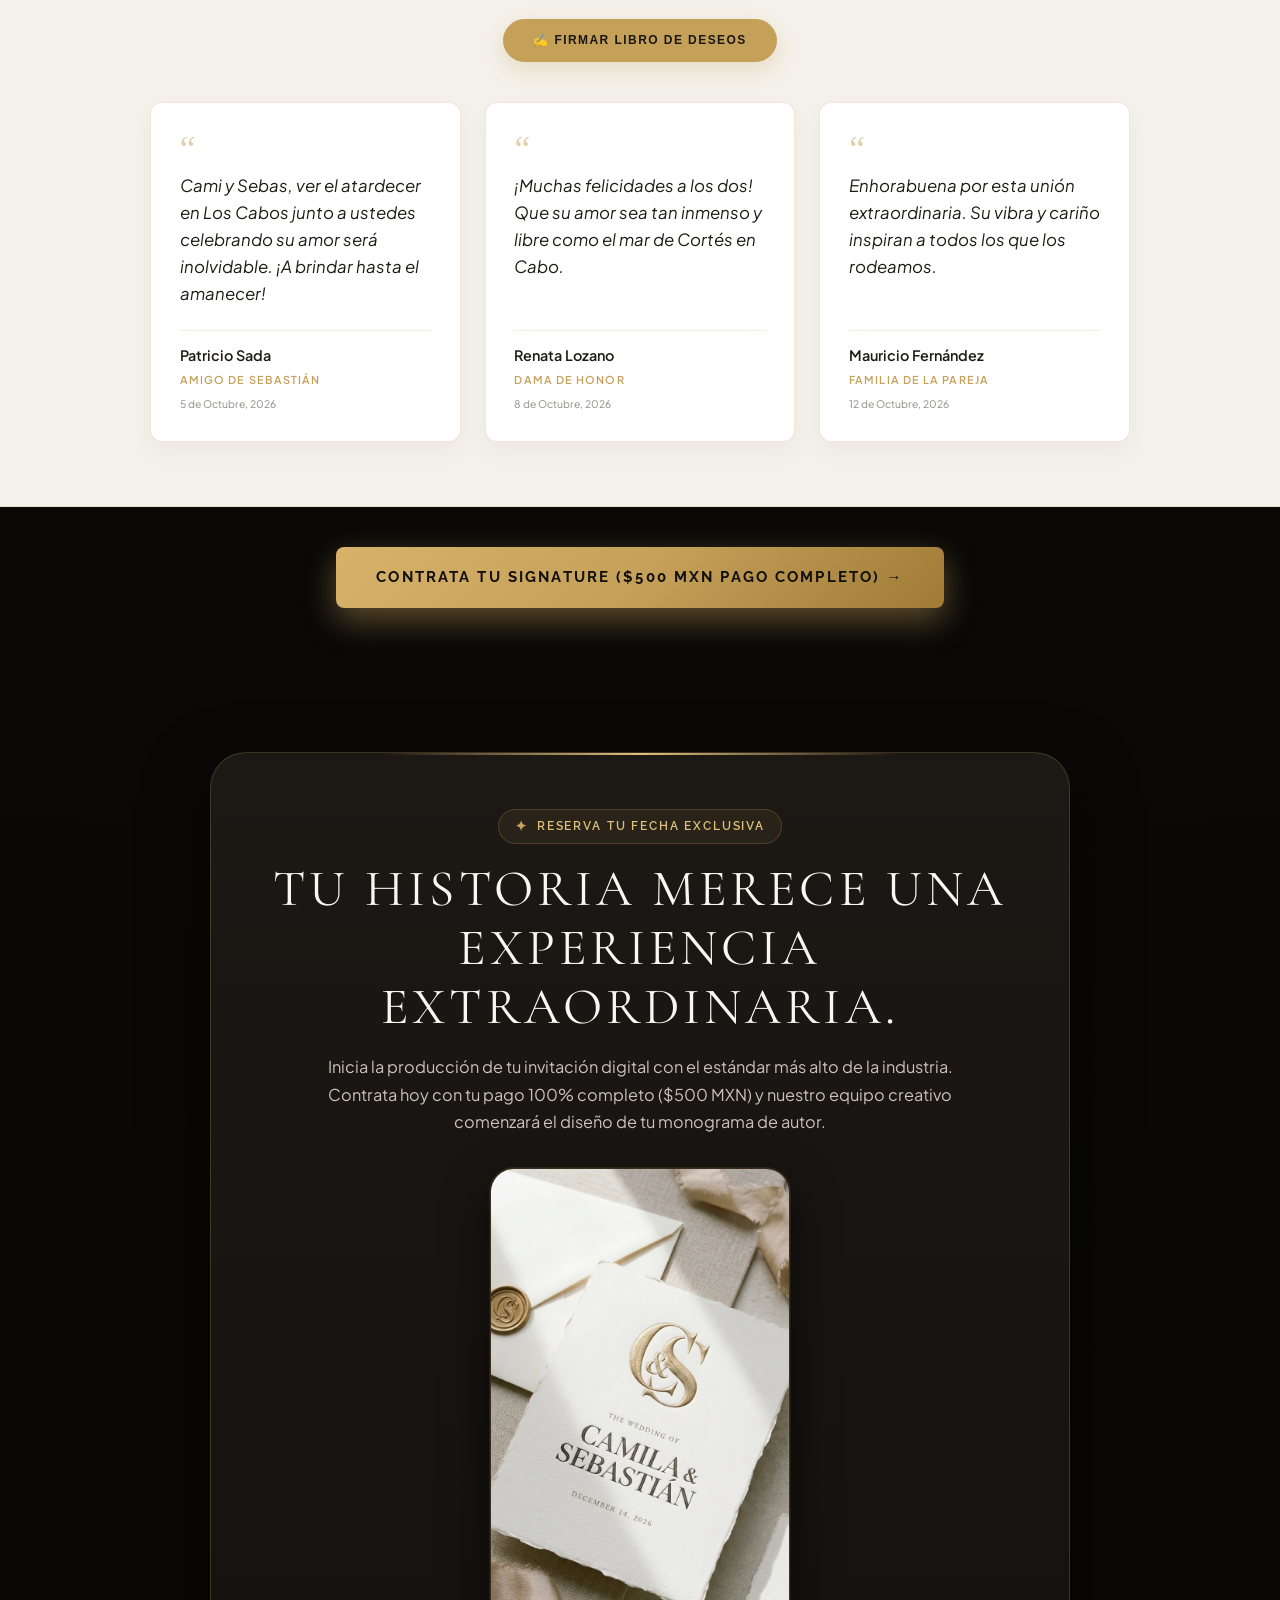
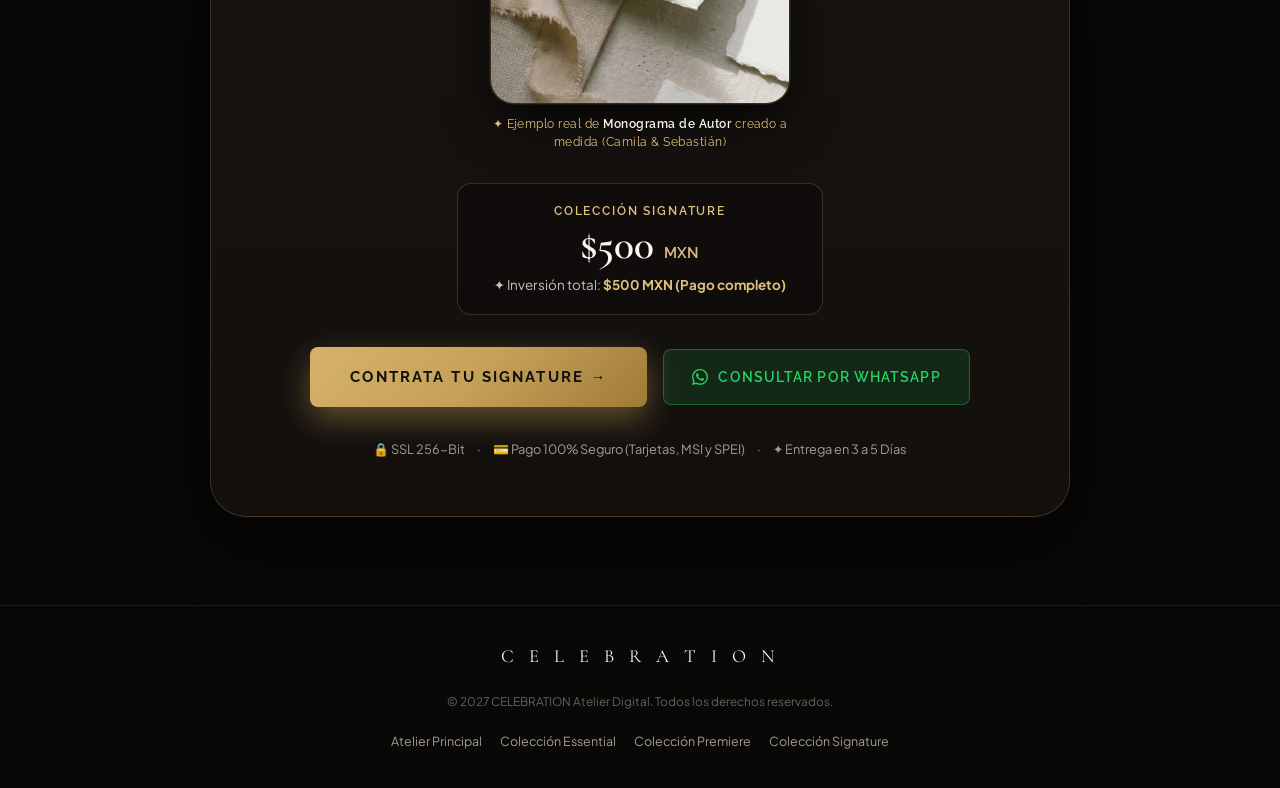
<file: signature.html>
<!DOCTYPE html>
<html lang="es">

<head>
  <meta charset="UTF-8">
  <!-- Google Tag Manager -->
  <script>(function (w, d, s, l, i) {
      w[l] = w[l] || []; w[l].push({
        'gtm.start':
          new Date().getTime(), event: 'gtm.js'
      }); var f = d.getElementsByTagName(s)[0],
        j = d.createElement(s), dl = l != 'dataLayer' ? '&l=' + l : ''; j.async = true; j.src =
          'https://www.googletagmanager.com/gtm.js?id=' + i + dl; f.parentNode.insertBefore(j, f);
    })(window, document, 'script', 'dataLayer', 'GTM-KD9P55XB');</script>
  <!-- End Google Tag Manager -->

  <meta name="viewport" content="width=device-width, initial-scale=1.0, maximum-scale=5.0">
  <title>CELEBRATION — Colección Signature | Invitaciones Digitales de Lujo Exclusivo</title>
  <meta name="description"
    content="Colección Signature de CELEBRATION: Monograma de autor, narrativa editorial, Smart RSVP interactivo y Save the Date en video. Inversión $500 MXN (Pago completo).">
  <meta name="keywords"
    content="invitaciones digitales de boda, invitacion signature, diseño editorial digital, suite de lujo, save the date video, smart rsvp, celebracion boda">
  <link rel="canonical" href="https://thecelebration.com.mx/signature.html">
  <meta name="robots" content="index, follow, max-image-preview:large">

  <!-- Open Graph / Redes Sociales & WhatsApp -->
  <meta property="og:site_name" content="CELEBRATION">
  <meta property="og:title" content="CELEBRATION — Colección Signature | Suite de Ultra Lujo">
  <meta property="og:description"
    content="Monograma personalizado de autor, narrativa editorial, Smart RSVP predictivo y Save the Date cinematográfico. Descubre la experiencia Signature.">
  <meta property="og:url" content="https://thecelebration.com.mx/signature.html">
  <meta property="og:type" content="website">
  <meta property="og:image" content="https://thecelebration.com.mx/assets/images/og_demo_editorial.jpg">
  <meta property="og:image:secure_url" content="https://thecelebration.com.mx/assets/images/og_demo_editorial.jpg">
  <meta property="og:image:width" content="1200">
  <meta property="og:image:height" content="630">
  <meta name="twitter:card" content="summary_large_image">

  <!-- Favicon -->
  <link rel="icon" href="assets/icons/favicon-64x64.png" type="image/png">
  <link rel="icon" type="image/png" sizes="192x192" href="assets/icons/icon-192x192.png">
  <link rel="apple-touch-icon" sizes="180x180" href="assets/icons/apple-touch-icon-180x180.png">

  <!-- Tipografías Editoriales de Lujo -->
  <link rel="preconnect" href="https://fonts.googleapis.com">
  <link rel="preconnect" href="https://fonts.gstatic.com" crossorigin>
  <link
    href="https://fonts.googleapis.com/css2?family=Cormorant+Garamond:ital,wght@0,300;0,400;0,500;0,600;0,700;1,300;1,400&family=Playfair+Display:ital,wght@0,400;0,500;0,600;0,700;1,400;1,600&family=Plus+Jakarta+Sans:wght@300;400;500;600;700&family=Raleway:wght@400;500;600;700&family=Pinyon+Script&display=swap"
    rel="stylesheet">

  <link rel="stylesheet" href="smart-rsvp.css?v=20261118d">
  <link rel="stylesheet" href="guestbook.css?v=20261118d">
  <link rel="stylesheet" href="signature.css?v=20261118d">
</head>

<body>
  <!-- Google Tag Manager (noscript) -->
  <noscript><iframe src="https://www.googletagmanager.com/ns.html?id=GTM-KD9P55XB" height="0" width="0"
      style="display:none;visibility:hidden"></iframe></noscript>
  <!-- End Google Tag Manager (noscript) -->

  <!-- Top Announcement Bar -->
  <div class="sig-topbar">
    <div class="sig-topbar-inner">
      <span>✦ FOUNDING BRIDES 2027 · EDICIÓN DE LANZAMIENTO EXCLUSIVA · DISPONIBILIDAD LIMITADA ✦</span>
    </div>
  </div>

  <!-- Header Minimalista -->
  <header class="sig-header">
    <div class="sig-header-inner">
      <a href="index.html" class="sig-back-link" title="Ir al sitio principal de CELEBRATION">
        <svg viewBox="0 0 24 24" width="14" height="14" fill="none" stroke="currentColor" stroke-width="2">
          <path d="M19 12H5M12 19l-7-7 7-7" />
        </svg>
        <span>Atelier CELEBRATION</span>
      </a>
      <a href="signature.html" class="sig-logo">C E L E B R A T I O N</a>
      <a href="checkout.html?pkg=signature&method=mp" class="sig-header-wa">Contratar →</a>
    </div>
  </header>

  <main>
    <!-- ═════════════════════════════════════════════════════════════════
         SECCIÓN 1: PRESENTACIÓN DEL PAQUETE SIGNATURE (HERO & SPECS)
         ═════════════════════════════════════════════════════════════════ -->
    <section class="sig-hero-section" id="paquete">
      <div class="sig-container">

        <!-- Encabezado de la Colección -->
        <div class="sig-hero-header">
          <div class="sig-badge-pill">
            <span class="sig-badge-spark">✦</span>
            <span>SUITE DE ULTRA LUJO · COLECCIÓN INSIGNIA</span>
          </div>
          <h1 class="sig-package-title">SIGNATURE</h1>
          <p class="sig-package-lead">
            La máxima expresión de diseño editorial digital: Monograma personalizado de autor, narrativa inmersiva y
            mesa de regalos exclusiva para enlaces inolvidables.
          </p>
        </div>

        <!-- Tarjeta de Contratación & Precios Premium -->
        <div class="sig-offer-card">
          <div class="sig-offer-left">
            <span class="sig-offer-label">Inversión Oficial</span>
            <div class="sig-price-row">
              <span class="sig-price-num">$500</span>
              <span class="sig-price-cur">MXN</span>
            </div>
            <div class="sig-anticipo-badge">
              <span class="sig-anticipo-icon">✦</span>
              <span><strong>Pago completo: $500 MXN</strong> para apartar fecha · Entrega en 3 a 5 días hábiles</span>
            </div>
          </div>
          <div class="sig-offer-right">
            <a href="checkout.html?pkg=signature&method=mp" class="sig-btn-primary" id="btnContrataHero">
              CONTRATA AQUÍ →
            </a>
            <div class="sig-trust-line">
              <svg viewBox="0 0 24 24" width="13" height="13" fill="none" stroke="currentColor" stroke-width="2">
                <rect width="18" height="11" x="3" y="11" rx="2" ry="2" />
                <path d="M7 11V7a5 5 0 0 1 10 0v4" />
              </svg>
              <span>Pago 100% seguro (Tarjetas, Meses Sin Intereses, Débito y SPEI)</span>
            </div>
          </div>
        </div>

        <!-- Grid Split: Fotografía Editorial & Entregables Detallados -->
        <div class="sig-split-grid">

          <!-- Lado Izquierdo: Visual de Portada -->
          <div class="sig-visual-col">
            <div class="sig-img-frame">
              <img src="assets/images/estilo_editorial.jpg"
                alt="Colección Signature — CELEBRATION Suite Digital de Lujo" class="sig-img" loading="eager">
            </div>
          </div>

          <!-- Lado Derecho: Desglose Exhaustivo de Características & Beneficios -->
          <div class="sig-features-col">
            <div class="sig-features-card">
              <h2 class="sig-features-heading">Lo que incluye tu Colección Signature:</h2>
              <ul class="sig-features-list">
                <li class="sig-feature-item">
                  <div class="sig-feat-icon">✦</div>
                  <div class="sig-feat-content">
                    <strong>Monograma Personalizado de Autor</strong>
                    <p>Diseño exclusivo de monograma e identidad tipográfica creada a medida para armonizar toda la
                      papelería física y digital del enlace.</p>
                  </div>
                </li>
                <li class="sig-feature-item">
                  <div class="sig-feat-icon">✦</div>
                  <div class="sig-feat-content">
                    <strong>Historia Editorial de la Pareja</strong>
                    <p>Crónica de autor con narrativa romántica, timeline conmemorativo y fotografías de alta resolución
                      en maquetación tipo revista Vogue.</p>
                  </div>
                </li>
                <li class="sig-feature-item">
                  <div class="sig-feat-icon">✦</div>
                  <div class="sig-feat-content">
                    <strong>Módulo Smart RSVP Interactivo</strong>
                    <p>Buscador predictivo por invitado o familia, confirmación instantánea as-you-type y control
                      estricto de pases (sin colados ni autoinvitados).</p>
                  </div>
                </li>
                <li class="sig-feature-item">
                  <div class="sig-feat-icon">✦</div>
                  <div class="sig-feat-content">
                    <strong>Save the Date Cinematográfico en Video</strong>
                    <p>Producción de video animado vertical MP4 en alta definición, listo para compartir en historias de
                      Instagram y WhatsApp.</p>
                  </div>
                </li>
                <li class="sig-feature-item">
                  <div class="sig-feat-icon">✦</div>
                  <div class="sig-feat-content">
                    <strong>Banda Sonora Instrumental Original</strong>
                    <p>Música envolvente personalizada integrada en el reproductor de audio flotante para una
                      experiencia sensorial de primer nivel.</p>
                  </div>
                </li>
                <li class="sig-feature-item">
                  <div class="sig-feat-icon">✦</div>
                  <div class="sig-feat-content">
                    <strong>Mesa de Regalos Externa Multitienda</strong>
                    <p>Conexión directa a departamentales (El Palacio de Hierro, Liverpool, Amazon) + Botón para copiar
                      tu cuenta CLABE en 1 clic.</p>
                  </div>
                </li>
                <li class="sig-feature-item">
                  <div class="sig-feat-icon">✦</div>
                  <div class="sig-feat-content">
                    <strong>Galería Fotográfica Ampliada</strong>
                    <p>Modo inmersivo en pantalla completa, slider touch fluido y optimización de imágenes para
                      visualización nítida en smartphones.</p>
                  </div>
                </li>
                <li class="sig-feature-item">
                  <div class="sig-feat-icon">✦</div>
                  <div class="sig-feat-content">
                    <strong>Dirección Visual &amp; Concierge Prioritario</strong>
                    <p>Acompañamiento VIP, revisiones finas ilimitadas previas al lanzamiento formal y portal privado de
                      novios con exportación a Excel.</p>
                  </div>
                </li>
              </ul>

              <!-- CTA de Refuerzo dentro de la tarjeta -->
              <div class="sig-features-cta-box">
                <a href="checkout.html?pkg=signature&method=mp" class="sig-btn-primary sig-btn--block">
                  CONTRATA AQUÍ ($500 MXN PAGO COMPLETO) →
                </a>
              </div>
            </div>
          </div>

        </div>

      </div>
    </section>

    <!-- ═════════════════════════════════════════════════════════════════
         SECCIÓN 2: EXPERIENCIA AUDIOVISUAL (VIDEO PROMOCIONAL MÓVIL)
         ═════════════════════════════════════════════════════════════════ -->
    <section class="sig-video-section" id="experiencia-audiovisual">
      <div class="sig-container">

        <div class="sig-section-head">
          <div class="sig-badge-pill">
            <span class="sig-badge-spark">✦</span>
            <span>EXPERIENCIA AUDIOVISUAL</span>
          </div>
          <h2 class="sig-section-title">Save the Date Cinematográfico</h2>
          <p class="sig-section-sub">
            Diseñado en proporción vertical 9:16 para cautivar a tus invitados en WhatsApp, Instagram Stories y
            smartphones desde el primer instante.
          </p>
        </div>

        <!-- Marco Mockup de Smartphone de Lujo -->
        <div class="sig-phone-mockup-wrapper">
          <div class="sig-phone-mockup">
            <div class="sig-phone-notch"></div>
            <div class="sig-video-container">
              <video id="signaturePromoVideo" poster="assets/video/signature_experience_poster.jpg" playsinline controls
                preload="none" class="sig-video-player">
                <source src="assets/video/signature_experience_720.mp4" type="video/mp4" media="(max-width: 860px)">
                <source src="assets/video/signature_experience.mp4" type="video/mp4">
              </video>
            </div>
            <div class="sig-phone-bar"></div>
          </div>
          <div class="sig-video-caption">
            <span class="sig-video-note">✦ Formato vertical nativo · Alta definición · Reproducción fluida en cualquier
              dispositivo</span>
          </div>
        </div>

      </div>
    </section>

    <!-- ═════════════════════════════════════════════════════════════════
         SECCIÓN 3: INVITACIÓN DEMOSTRATIVA EN VIVO (CAMILA & SEBASTIÁN)
         ═════════════════════════════════════════════════════════════════ -->
    <section class="sig-demo-section" id="invitacion-demo">
      <div class="sig-container">

        <div class="sig-section-head">
          <div class="sig-badge-pill">
            <span class="sig-badge-spark">✦</span>
            <span>INVITACIÓN DEMOSTRATIVA EN VIVO</span>
          </div>
          <h2 class="sig-demo-couple">CAMILA &amp; SEBASTIÁN</h2>
          <p class="sig-demo-tagline">
            Una historia. Un amor. Un comienzo para siempre.
          </p>

          <!-- Módulo Wedding Planner & CTA de Conversión (Debajo de Un comienzo para siempre) -->
          <div class="sig-planner-highlight">
            <div class="sig-planner-header">
              <span class="sig-planner-tag">📋 PORTAL WEDDING PLANNER INCLUIDO</span>
              <h3 class="sig-planner-title">Control Total de Invitados en Tiempo Real</h3>
            </div>
            <p class="sig-planner-lead">
              Panel privado para los novios y su wedding planner: confirmaciones Smart RSVP instantáneas, control
              estricto de pases por familia (sin colados), asignación de mesas, requerimientos de banquete/dietas y
              exportación a Excel en un clic.
            </p>
            <div class="sig-planner-buttons">
              <a href="planner.html?folio=CAM-2026&amp;from=signature" class="sig-btn-planner">
                <svg viewBox="0 0 24 24" width="16" height="16" fill="none" stroke="currentColor" stroke-width="2">
                  <path d="M16 4h2a2 2 0 0 1 2 2v14a2 2 0 0 1-2 2H6a2 2 0 0 1-2-2V6a2 2 0 0 1 2-2h2" />
                  <rect width="8" height="4" x="8" y="2" rx="1" ry="1" />
                  <path d="m9 14 2 2 4-4" />
                </svg>
                <span>EXPLORAR PORTAL PLANNER →</span>
              </a>
              <a href="checkout.html?pkg=signature&method=mp" class="sig-btn-primary sig-btn-planner-cta">
                <span>CONTRATA AQUÍ ($500 MXN PAGO COMPLETO) →</span>
              </a>
            </div>
          </div>

          <p class="sig-demo-desc">
            Explora la invitación interactiva oficial aquí mismo en tiempo real: portada editorial de revista, cuenta
            regresiva activa hacia 2027, itinerario en Los Cabos, Smart RSVP predictivo y libro de firmas.
          </p>
          <div class="sig-demo-pills-list sig-demo-pills-list--center">
            <span class="sig-tag">✦ Smart RSVP Activo</span>
            <span class="sig-tag">✦ Cuenta Regresiva 2027</span>
            <span class="sig-tag">✦ Música de Fondo</span>
            <span class="sig-tag">✦ Google Maps &amp; Waze</span>
            <span class="sig-tag">✦ Mesa de Regalos</span>
            <span class="sig-tag">✦ Dress Code</span>
          </div>
        </div>
      </div>

      <!-- Invitación Interactiva Nativa a Escala 100% Completa -->
      <div class="sig-editorial-native" id="demo-camila-sebastian">

        <!-- Sticky In-Page Navigation -->
        <nav class="wedding-nav" aria-label="Navegación de la boda">
          <a href="#demo-portada">Portada</a>
          <a href="#demo-historia">Nuestra Historia</a>
          <a href="#demo-itinerario">Itinerario</a>
          <a href="#demo-dresscode">Dress Code</a>
          <a href="#demo-hospedaje">Hospedaje</a>
          <a href="#demo-regalos">Mesa de Regalos</a>
          <a href="#demo-rsvp">Smart RSVP</a>
        </nav>

        <!-- Magazine Cover Hero -->
        <header class="cover-wrap" id="demo-portada">
          <div class="mag-header">VOGUE WEDDINGS SPECIAL EDITION</div>

          <div class="cover-center">
            <p class="cover-eyebrow">The Destination Wedding Issue • Los Cabos 2027</p>
            <h2 class="cover-names">Camila &amp; Sebastián</h2>
            <p class="cover-date">Sábado 23 de Octubre de 2027 • Cabo San Lucas, México</p>

            <!-- Live Countdown -->
            <div class="countdown-card" id="editorialCountdown">
              <div class="countdown-item">
                <span class="countdown-num" id="dDays">00</span>
                <span class="countdown-lbl">Días</span>
              </div>
              <div class="countdown-item">
                <span class="countdown-num" id="dHours">00</span>
                <span class="countdown-lbl">Horas</span>
              </div>
              <div class="countdown-item">
                <span class="countdown-num" id="dMins">00</span>
                <span class="countdown-lbl">Minutos</span>
              </div>
              <div class="countdown-item">
                <span class="countdown-num" id="dSecs">00</span>
                <span class="countdown-lbl">Segundos</span>
              </div>
            </div>

            <div class="cover-actions">
              <a href="#demo-rsvp" class="btn-editorial">Confirmar Mi Asistencia →</a>
              <a href="#demo-itinerario" class="btn-editorial btn-editorial--outline">Ver Itinerario Completo</a>
            </div>
          </div>

          <div class="cover-footer-note">
            Architectural Digest &amp; Vogue Inspired Wedding • CELEBRATION
          </div>
        </header>

        <!-- Nuestra Historia -->
        <section class="section" id="demo-historia">
          <div class="story-grid">
            <div>
              <p class="story-quote">
                “Nuestra mejor aventura comenzó en el aire, entre risas ingobernables, arena en los pies y la certeza de
                que queríamos volar juntos para siempre.”
              </p>
            </div>
            <div>
              <h3 class="story-heading">El Inicio de Nuestro Viaje</h3>
              <p class="story-text" style="margin-bottom:1.5rem;">
                Nos conocimos desafiando la gravedad: un salto en paracaídas que debía ser solo adrenalina terminó en la
                carcajada más contagiosa y el inicio de la complicidad más pura. Desde ese instante, descubrimos una
                pasión compartida por explorar el mundo, correr descalzos por la playa y reírnos de todo.
              </p>
              <p class="story-text">
                Entre viajes improvisados, olas al atardecer y mil anécdotas extremas, encontramos en el otro al mejor
                cómplice de vida. Hoy elegimos el mar de Baja California para dar el salto más emocionante de todos:
                celebrar nuestro amor con la misma libertad, pasión y alegría para siempre.
              </p>
            </div>
          </div>
        </section>

        <!-- Itinerario de Destino -->
        <section class="section section--tinted" id="demo-itinerario">
          <div class="section-inner">
            <h3 class="section-title">El Itinerario</h3>
            <p class="section-subtitle">Sábado 23 de Octubre de 2027 • Cabo San Lucas</p>

            <div class="itinerary-grid">
              <div class="itinerary-card">
                <div>
                  <span class="itinerary-meta">16:00 HRS • CEREMONIA AL ATARDECER</span>
                  <h4 class="itinerary-name">The Cape Terrace</h4>
                  <p class="itinerary-desc">
                    Intercambio de votos frente al icónico Arco de Cabo San Lucas, con la brisa marina del Pacífico y
                    música de cuerdas en vivo al atardecer.
                  </p>
                </div>
                <a href="https://maps.google.com/?q=The+Cape+a+Thompson+Hotel" target="_blank" rel="noopener"
                  class="btn-editorial-dark" style="width:100%;">
                  Abrir Ubicación en Maps ↗
                </a>
              </div>

              <div class="itinerary-card">
                <div>
                  <span class="itinerary-meta">18:30 HRS • CÓCTEL &amp; GALA DE NOCHE</span>
                  <h4 class="itinerary-name">The Cape Ocean Terrace</h4>
                  <p class="itinerary-desc">
                    Recepción sobre terrazas escalonadas frente al Mar de Cortés. Coctelería de autor, cena maridaje de
                    alta cocina y After Party con DJ set internacional.
                  </p>
                </div>
                <a href="https://maps.google.com/?q=The+Cape+a+Thompson+Hotel" target="_blank" rel="noopener"
                  class="btn-editorial-dark" style="width:100%;">
                  Abrir Ubicación en Maps ↗
                </a>
              </div>
            </div>
          </div>
        </section>

        <!-- Código de Vestimenta "Coastal Chic / Black Tie Sunset" -->
        <section class="section" id="demo-dresscode">
          <div class="dresscode-sec">
            <span class="dresscode-tag">Guía de Estilo &amp; Etiqueta</span>
            <h3 class="dresscode-title">Coastal Chic • Sunset Black Tie</h3>
            <p class="dresscode-text">
              Damas: Vestidos largos en telas vaporosas y sofisticadas (seda, satín o lino fino). Rogamos reservar tonos
              blancos y perlas para la novia.<br><br>
              Caballeros: Esmoquin ligero de verano o traje formal contemporáneo en lino/lana fina en tonos arena, taupe
              o medianoche. No se requiere corbata tradicional si se opta por camisa cuello mao de alta sastrería.
            </p>

            <div class="palette-flex">
              <div class="palette-item">
                <div class="palette-circle" style="background:#E2D1C3;"></div>
                <span class="palette-label">Arena Mar</span>
              </div>
              <div class="palette-item">
                <div class="palette-circle" style="background:#F2EBD9;"></div>
                <span class="palette-label">Champán</span>
              </div>
              <div class="palette-item">
                <div class="palette-circle" style="background:#C4A482;"></div>
                <span class="palette-label">Taupe Cálido</span>
              </div>
              <div class="palette-item">
                <div class="palette-circle" style="background:#8C9A8E;"></div>
                <span class="palette-label">Sage Marino</span>
              </div>
              <div class="palette-item">
                <div class="palette-circle" style="background:#1B2430;"></div>
                <span class="palette-label">Midnight Blue</span>
              </div>
            </div>
          </div>
        </section>

        <!-- Hospedaje & Convenios -->
        <section class="section section--tinted" id="demo-hospedaje">
          <div class="section-inner">
            <h3 class="section-title">Hospedaje &amp; Logística</h3>
            <p class="section-subtitle">Tarifas Preferenciales en Hoteles Sede</p>
            <p class="section-lead">
              Hemos coordinado tarifas especiales para nuestros invitados con transportación privada incluida entre los
              hoteles sede y los recintos del enlace:
            </p>

            <div class="hotels-grid">
              <div class="hotel-card">
                <span class="hotel-code-badge">Código: CAMSEB26</span>
                <h4 class="hotel-name">The Cape, a Thompson Hotel</h4>
                <p class="hotel-desc">
                  20% de descuento en habitaciones y suites con vista directa al monumento natural del Arco. Hotel sede
                  oficial.
                </p>
                <a href="https://maps.google.com" target="_blank" rel="noopener" class="btn-editorial-dark"
                  style="width:100%; font-size:0.65rem;">
                  Reservar con Código ↗
                </a>
              </div>

              <div class="hotel-card">
                <span class="hotel-code-badge">Código: DESTINATION-WED</span>
                <h4 class="hotel-name">Esperanza, Auberge Resorts</h4>
                <p class="hotel-desc">
                  Tarifa grupal convenio de ultra lujo sobre los riscos de Punta Ballena, a 7 minutos de la recepción.
                </p>
                <a href="https://maps.google.com" target="_blank" rel="noopener" class="btn-editorial-dark"
                  style="width:100%; font-size:0.65rem;">
                  Reservar con Código ↗
                </a>
              </div>
            </div>
          </div>
        </section>

        <!-- Mesa de Regalos & Fondo de Luna de Miel -->
        <section class="section" id="demo-regalos">
          <h3 class="section-title">Mesa de Regalos</h3>
          <p class="section-subtitle">Fondo de Luna de Miel &amp; Deseos</p>
          <p class="section-lead">
            Su compañía en Los Cabos es el honor más grande para nosotros. Si desean tener una cortesía para nuestro
            viaje de bodas o nuestro nuevo hogar:
          </p>

          <div class="gifts-grid">
            <div class="gift-box">
              <h4 class="gift-name">Fondo de Luna de Miel</h4>
              <p class="gift-sub">Banco Santander (SPEI)</p>
              <p class="gift-clabe">014180293847561928</p>
              <button type="button" class="btn-editorial-dark" style="width:100%; font-size:0.65rem;"
                onclick="copyClabe('014180293847561928')">
                Copiar CLABE en 1 Clic 📋
              </button>
            </div>

            <div class="gift-box">
              <h4 class="gift-name">Amazon Wedding Registry</h4>
              <p class="gift-sub">Lista Oficial de Bodas</p>
              <p class="gift-meta">Mesa: <strong>Camila &amp; Sebastián Cabo</strong></p>
              <a href="https://www.amazon.com.mx" target="_blank" rel="noopener" class="btn-editorial-dark"
                style="width:100%; font-size:0.65rem;">
                Ir a Mesa en Amazon ↗
              </a>
            </div>
          </div>
        </section>

        <!-- Smart RSVP Interactivo -->
        <section class="section section--tinted" id="demo-rsvp">
          <div class="section-inner section-inner--narrow">
            <h3 class="section-title">Smart RSVP</h3>
            <p class="section-subtitle">Confirmación Exclusiva de Asistencia</p>
            <p class="section-lead">
              Rogamos confirmar su presencia antes del <strong>1 de Octubre de 2027</strong> para la adecuada asignación
              de lugares y logística de destino.
            </p>

            <div class="rsvp-container">
              <label for="editorialSearch" class="rsvp-label">
                Buscador Predictivo de Invitados (Escribe tu Nombre o Apellido):
              </label>
              <div class="smart-rsvp-wrap" style="position:relative; margin-bottom:1.2rem;">
                <input type="text" id="editorialSearch" class="rsvp-input"
                  placeholder="Ej. Patricio Sada, Renata Lozano, Mauricio..." autocomplete="off">
                <div id="editorialDropdown" class="smart-rsvp-dropdown"></div>
              </div>

              <div id="editorialResult" class="rsvp-result-box" style="display:none;"></div>
            </div>
          </div>
        </section>

        <!-- Libro de Firmas Digital -->
        <div id="guestbookSection"></div>

        <!-- Floating Toast Message -->
        <div id="toastMsg" class="toast-msg">Mensaje copiado</div>
      </div>

      <!-- CTA Inmediatamente Abajo del Demo -->
      <div class="sig-container">
        <div class="sig-demo-bottom-cta">
          <a href="checkout.html?pkg=signature&method=mp" class="sig-btn-primary sig-btn-large">
            CONTRATA TU SIGNATURE ($500 MXN PAGO COMPLETO) →
          </a>
        </div>
      </div>
    </section>

    <!-- ═════════════════════════════════════════════════════════════════
         SECCIÓN 4: CIERRE COMERCIAL (CONVERSIÓN FINAL)
         ═════════════════════════════════════════════════════════════════ -->
    <section class="sig-closing-section" id="cierre">
      <div class="sig-container">
        <div class="sig-closing-card">
          <div class="sig-badge-pill sig-badge-pill--center">
            <span class="sig-badge-spark">✦</span>
            <span>RESERVA TU FECHA EXCLUSIVA</span>
          </div>

          <h2 class="sig-closing-headline">
            TU HISTORIA MERECE UNA EXPERIENCIA EXTRAORDINARIA.
          </h2>

          <p class="sig-closing-lead">
            Inicia la producción de tu invitación digital con el estándar más alto de la industria. Contrata hoy con tu
            pago 100% completo ($500 MXN) y nuestro equipo creativo comenzará el diseño de tu monograma de autor.
          </p>

          <!-- Muestra Real de Monograma de Autor -->
          <figure class="sig-closing-monogram-showcase">
            <div class="sig-monogram-frame">
              <picture>
                <source srcset="assets/images/monograma-stationery-signature.webp" type="image/webp">
                <img src="assets/images/monograma-stationery-signature.jpg"
                  alt="Diseño de Monograma de Autor en sello dorado — Colección Signature CELEBRATION"
                  class="sig-monogram-img" loading="lazy" width="768" height="1376">
              </picture>
            </div>
            <figcaption class="sig-monogram-caption">
              ✦ Ejemplo real de <strong>Monograma de Autor</strong> creado a medida (Camila &amp; Sebastián)
            </figcaption>
          </figure>

          <div class="sig-closing-price-box">
            <div class="sig-closing-price-tag">
              <span class="sig-cp-label">Colección Signature</span>
              <span class="sig-cp-amount">$500 <small>MXN</small></span>
              <span class="sig-cp-anticipo">✦ Inversión total: <strong>$500 MXN (Pago completo)</strong></span>
            </div>
          </div>

          <div class="sig-closing-buttons">
            <a href="checkout.html?pkg=signature&method=mp" class="sig-btn-primary sig-btn-large"
              id="btnContrataSignatureFinal">
              CONTRATA TU SIGNATURE →
            </a>
            <a href="https://wa.me/528121912778?text=Hola%20CELEBRATION%2C%20quiero%20reservar%20el%20paquete%20Signature%20de%20%24500%20MXN%20%E2%9C%A8"
              class="sig-btn-wa" target="_blank" rel="noopener">
              <svg viewBox="0 0 24 24" width="16" height="16" fill="currentColor">
                <path
                  d="M17.472 14.382c-.297-.149-1.758-.867-2.03-.967-.273-.099-.471-.148-.67.15-.197.297-.767.966-.94 1.164-.173.199-.347.223-.644.075-.297-.15-1.255-.463-2.39-1.475-.883-.788-1.48-1.761-1.653-2.059-.173-.297-.018-.458.13-.606.134-.133.298-.347.446-.52.149-.174.198-.298.298-.497.099-.198.05-.371-.025-.52-.075-.149-.669-1.612-.916-2.207-.242-.579-.487-.5-.669-.51-.173-.008-.371-.01-.57-.01-.198 0-.52.074-.792.372-.272.297-1.04 1.016-1.04 2.479 0 1.462 1.065 2.875 1.213 3.074.149.198 2.096 3.2 5.077 4.487.709.306 1.262.489 1.694.625.712.227 1.36.195 1.871.118.571-.085 1.758-.719 2.006-1.413.248-.694.248-1.289.173-1.413-.074-.124-.272-.198-.57-.347m-5.421 7.403h-.004a9.87 9.87 0 01-5.031-1.378l-.361-.214-3.741.982.998-3.648-.235-.374a9.86 9.86 0 01-1.51-5.26c.001-5.45 4.436-9.884 9.888-9.884 2.64 0 5.122 1.03 6.988 2.898a9.825 9.825 0 012.893 6.994c-.003 5.45-4.437 9.884-9.885 9.884m8.413-18.297A11.815 11.815 0 0012.05 0C5.495 0 .16 5.335.157 11.892c0 2.096.547 4.142 1.588 5.945L.057 24l6.305-1.654a11.882 11.882 0 005.683 1.448h.005c6.554 0 11.89-5.335 11.893-11.893a11.821 11.821 0 00-3.48-8.413Z" />
              </svg>
              <span>Consultar por WhatsApp</span>
            </a>
          </div>

          <!-- Sellos de Confianza y Garantías -->
          <div class="sig-guarantees-strip">
            <span class="sig-gt-item">🔒 SSL 256-Bit</span>
            <span class="sig-gt-sep">·</span>
            <span class="sig-gt-item">💳 Pago 100% Seguro (Tarjetas, MSI y SPEI)</span>
            <span class="sig-gt-sep">·</span>
            <span class="sig-gt-item">✦ Entrega en 3 a 5 Días</span>
          </div>

        </div>
      </div>
    </section>
  </main>

  <!-- Footer Minimalista -->
  <footer class="sig-footer">
    <div class="sig-container">
      <div class="sig-footer-inner">
        <span class="sig-footer-brand">C E L E B R A T I O N</span>
        <p class="sig-footer-copy">© 2027 CELEBRATION Atelier Digital. Todos los derechos reservados.</p>
        <div class="sig-footer-links">
          <a href="index.html">Atelier Principal</a>
          <a href="essential.html">Colección Essential</a>
          <a href="premiere.html">Colección Premiere</a>
          <a href="signature.html">Colección Signature</a>
        </div>
      </div>
    </div>
  </footer>

  <!-- Micro-interacciones, Demo Nativo & Tracking Script -->
  <script>
    if ('serviceWorker' in navigator) {
      navigator.serviceWorker.getRegistrations().then(regs => {
        regs.forEach(reg => reg.update());
      }).catch(() => { });
    }

    // Toast Utility
    function showToast(text) {
      const toast = document.getElementById('toastMsg');
      if (!toast) return;
      toast.textContent = text;
      toast.classList.add('show');
      setTimeout(() => {
        toast.classList.remove('show');
      }, 3500);
    }

    // 1-Click CLABE Copy para mesa de regalos del demo
    function copyClabe(clabe) {
      if (navigator.clipboard && navigator.clipboard.writeText) {
        navigator.clipboard.writeText(clabe).then(() => {
          showToast('✓ CLABE copiada al portapapeles: ' + clabe);
        }).catch(() => {
          prompt('Copia tu CLABE manualmente:', clabe);
        });
      } else {
        prompt('Copia tu CLABE manualmente:', clabe);
      }
    }

    document.addEventListener('DOMContentLoaded', () => {
      // Live countdown to Oct 23, 2027 (Los Cabos Ceremony)
      function getEditorialTarget() {
        const d = new Date('2027-10-23T16:00:00');
        const now = new Date();
        while (d.getTime() <= now.getTime()) {
          d.setFullYear(d.getFullYear() + 1);
        }
        return d.getTime();
      }
      const targetDate = getEditorialTarget();
      function updateCountdown() {
        const now = Date.now();
        let diff = targetDate - now;
        if (diff < 0) diff = 0;
        const days = Math.floor(diff / (1000 * 60 * 60 * 24));
        const hours = Math.floor((diff % (1000 * 60 * 60 * 24)) / (1000 * 60 * 60));
        const mins = Math.floor((diff % (1000 * 60 * 60)) / (1000 * 60));
        const secs = Math.floor((diff % (1000 * 60)) / 1000);

        const elD = document.getElementById('dDays');
        const elH = document.getElementById('dHours');
        const elM = document.getElementById('dMins');
        const elS = document.getElementById('dSecs');

        if (elD) elD.textContent = String(days);
        if (elH) elH.textContent = String(hours).padStart(2, '0');
        if (elM) elM.textContent = String(mins).padStart(2, '0');
        if (elS) elS.textContent = String(secs).padStart(2, '0');
      }
      updateCountdown();
      setInterval(updateCountdown, 1000);

      // Tracking de eventos de clic en botones de contratación Mercado Pago
      document.querySelectorAll('a[href*="checkout.html"]').forEach(btn => {
        btn.addEventListener('click', () => {
          if (typeof gtag === 'function') {
            gtag('event', 'begin_checkout', {
              'event_category': 'ecommerce',
              'event_label': 'Signature Package Mercado Pago',
              'value': 500.0,
              'currency': 'MXN'
            });
          }
        });
      });

      // Video play tracking
      const video = document.getElementById('signaturePromoVideo');
      if (video) {
        let tracked = false;
        video.addEventListener('play', () => {
          if (!tracked && typeof gtag === 'function') {
            gtag('event', 'video_start', {
              'event_category': 'engagement',
              'event_label': 'Signature Promo Video'
            });
            tracked = true;
          }
        });
      }

      // Tracking de conversión de WhatsApp final
      document.querySelectorAll('.sig-btn-wa').forEach(btn => {
        btn.addEventListener('click', () => {
          if (typeof gtag === 'function') {
            gtag('event', 'generate_lead', {
              'event_category': 'conversion',
              'event_label': 'whatsapp_signature',
              'value': 500.0,
              'currency': 'MXN'
            });
          }
        });
      });
    });
  </script>

  <!-- Smart RSVP Engine & Digital Guestbook Modules -->
  <script type="module">
    import { SmartRSVPEngine } from './smart-rsvp.js';
    import { DigitalGuestbook } from './guestbook.js';

    new SmartRSVPEngine({
      folio: 'CAM-2026',
      inputId: 'editorialSearch',
      dropdownId: 'editorialDropdown',
      resultBoxId: 'editorialResult',
      theme: 'light'
    });

    new DigitalGuestbook({
      folio: 'CAM-2026',
      containerId: 'guestbookSection',
      theme: 'light'
    });
  </script>
</body>

</html>
</file>
<file: styles.css>
/* ==========================================================================
   CELEBRATION — Editorial Luxury Wedding Websites & Intelligent Invitations
   Design System Inspired by The Invite Studio with Elevated High-End Aesthetics
   ========================================================================== */

/* ── GOOGLE FONTS ── */
@import url('https://fonts.googleapis.com/css2?family=Cormorant+Garamond:ital,wght@0,300;0,400;0,500;0,600;1,300;1,400;1,500&family=Pinyon+Script&family=Raleway:wght@300;400;500;600&family=Plus+Jakarta+Sans:wght@300;400;500;600&display=swap');

/* ── VARIABLES & TOKENS ── */
:root {
  --cream:       #f4f1ea;       /* Lienzo marfil ultra suave */
  --cream-alt:   #eae5dc;       /* Beige suave para contrastes de sección y trust bar */
  --card-bg:     #ece7e0;       /* Fondo de tarjetas de servicio, estilos y timeline */
  --text:        #24211d;       /* Grafito carbón profundo y cálido */
  --ink:         #24211d;       /* Alias carbón profundo */
  --ink-soft:    #4a443c;       /* Tinta suavizada legible */
  --muted:       #756f68;       /* Texto atenuado y metadatos elegantes */
  --taupe:       #9e9589;       /* Acento taupe champán */
  --btn:         #948a7e;       /* Botones píldora aterciopelados */
  --btn-hover:   #7d7468;       /* Hover de botones */
  --gold:        #c5a059;       /* Acento dorado champán sutil para estrellas */
  --border-sub:  rgba(158, 149, 137, 0.26); /* Líneas y bordes translúcidos */
  --border-card: rgba(158, 149, 137, 0.22);
  
  --font-script: 'Pinyon Script', cursive;
  --font-serif:  'Cormorant Garamond', Georgia, serif;
  --font-sans:   'Raleway', sans-serif;
  --font-body:   'Plus Jakarta Sans', sans-serif;

  --max-w:       1140px;
  --max-narrow:  680px;

  /* Safe Area Insets for iPhone notch & gesture bar */
  --sat: env(safe-area-inset-top, 0px);
  --sab: env(safe-area-inset-bottom, 0px);
  --sal: env(safe-area-inset-left, 0px);
  --sar: env(safe-area-inset-right, 0px);
}

/* ── RESET & BASE ── */
*, *::before, *::after {
  box-sizing: border-box;
  margin: 0;
  padding: 0;
}

html {
  scroll-behavior: smooth;
  font-size: 16px;
  background: var(--cream);
  color: var(--text);
  -webkit-font-smoothing: antialiased;
  -moz-osx-font-smoothing: grayscale;
  -webkit-tap-highlight-color: transparent;
  overflow-x: hidden;
  width: 100%;
}

body {
  background: var(--cream);
  color: var(--text);
  font-family: var(--font-serif);
  line-height: 1.6;
  overflow-x: hidden;
  width: 100%;
  position: relative;
  padding-left: var(--sal);
  padding-right: var(--sar);
  -webkit-overflow-scrolling: touch;
}

a, button, input, select, textarea {
  touch-action: manipulation;
  -webkit-tap-highlight-color: transparent;
}

/* Prevents intrusive automatic zoom on iOS Safari when tapping inputs */
input, select, textarea {
  font-size: 16px;
}

img {
  display: block;
  width: 100%;
  height: auto;
}

a {
  text-decoration: none;
  color: inherit;
  transition: color 0.25s ease, border-color 0.25s ease;
}

button {
  font: inherit;
  color: inherit;
  cursor: pointer;
}

/* ── TOP ANNOUNCEMENT TICKER ── */
.top-notice {
  background: #24211d;
  color: #f4f1ea;
  font-family: var(--font-sans);
  font-size: 0.65rem;
  letter-spacing: 0.22em;
  text-transform: uppercase;
  text-align: center;
  padding: 0.65rem 1.2rem;
  display: flex;
  justify-content: center;
  align-items: center;
  gap: 0.8rem;
  font-weight: 400;
}
.top-notice .spark {
  color: var(--gold);
  font-size: 0.75rem;
}

/* ── HEADER STICKY ── */
header.site-header {
  position: sticky;
  top: 0;
  z-index: 100;
  background: rgba(244, 241, 234, 0.98);
  backdrop-filter: blur(14px);
  -webkit-backdrop-filter: blur(14px);
  display: flex;
  flex-direction: column;
  align-items: center;
  justify-content: center;
  padding: 1.8rem 2rem 1.4rem;
  gap: 1rem;
  border-bottom: 1px solid rgba(158, 149, 137, 0.22);
  transition: padding 0.3s ease, background 0.3s ease, box-shadow 0.3s ease;
}

header.site-header.scrolled {
  padding: 1.1rem 2rem 0.95rem;
  background: rgba(244, 241, 234, 0.99);
  box-shadow: 0 4px 20px rgba(36, 33, 29, 0.06);
}

.brand-logo {
  font-family: var(--font-serif);
  font-size: clamp(2rem, 4.2vw, 3rem);
  font-weight: 400;
  letter-spacing: 0.42em;
  text-transform: uppercase;
  color: #1a1714;
  display: inline-block;
  text-align: center;
  line-height: 1;
  text-shadow: 0 1px 1px rgba(0, 0, 0, 0.05);
  transition: letter-spacing 0.3s ease, transform 0.3s ease;
}

.brand-logo:hover {
  letter-spacing: 0.46em;
  color: #000000;
}

.brand-logo-sub {
  display: block;
  font-family: var(--font-sans);
  font-size: 0.62rem;
  font-weight: 600;
  letter-spacing: 0.42em;
  color: #524b42;
  margin-top: 0.4rem;
  text-transform: uppercase;
}

.desk-nav {
  display: none;
  gap: 2.6rem;
  align-items: center;
}

.desk-nav a {
  font-family: var(--font-sans);
  font-size: 0.72rem;
  font-weight: 600;
  letter-spacing: 0.24em;
  text-transform: uppercase;
  color: #2b2723;
  position: relative;
  padding: 0.25rem 0;
  transition: color 0.2s ease;
}

.desk-nav a::after {
  content: '';
  position: absolute;
  bottom: 0;
  left: 0;
  width: 0;
  height: 1.5px;
  background: var(--gold);
  transition: width 0.25s cubic-bezier(0.4, 0, 0.2, 1);
}

.desk-nav a:hover {
  color: #000000;
}

.desk-nav a:hover::after {
  width: 100%;
}

/* Burger Button */
.burger-btn {
  position: absolute;
  right: 24px;
  top: 50%;
  transform: translateY(-50%);
  display: flex;
  flex-direction: column;
  gap: 6px;
  background: none;
  border: none;
  padding: 8px;
  cursor: pointer;
  z-index: 102;
}

.burger-btn span {
  display: block;
  width: 24px;
  height: 1px;
  background: var(--text);
  transition: transform 0.3s ease, opacity 0.3s ease;
}

.burger-btn.active span:first-child {
  transform: translateY(3.5px) rotate(45deg);
}
.burger-btn.active span:last-child {
  transform: translateY(-3.5px) rotate(-45deg);
}

@media (min-width: 860px) {
  .burger-btn { display: none; }
  .desk-nav { display: flex; }
}

/* Mobile Navigation Overlay */
.mob-nav-overlay {
  display: flex;
  position: fixed;
  inset: 0;
  width: 100vw;
  height: 100vh;
  background: var(--cream);
  z-index: 101;
  flex-direction: column;
  align-items: center;
  justify-content: center;
  gap: 2.2rem;
  opacity: 0;
  pointer-events: none;
  transition: opacity 0.35s ease, transform 0.35s ease;
  transform: translateY(-10px);
  overflow-y: auto;
}

.mob-nav-overlay.open {
  opacity: 1;
  pointer-events: auto;
  transform: translateY(0);
}

.mob-nav-overlay a {
  font-family: var(--font-sans);
  font-size: 0.88rem;
  letter-spacing: 0.26em;
  text-transform: uppercase;
  color: var(--text);
}

/* ── BUTTONS & CTA ── */
.btn {
  display: inline-flex;
  align-items: center;
  justify-content: center;
  background: var(--btn);
  color: #ffffff;
  font-family: var(--font-sans);
  font-size: 0.68rem;
  font-weight: 500;
  letter-spacing: 0.22em;
  text-transform: uppercase;
  padding: 1.05rem 2.8rem;
  border-radius: 50px;
  border: 1px solid var(--btn);
  transition: all 0.3s cubic-bezier(0.4, 0, 0.2, 1);
  box-shadow: 0 4px 14px rgba(148, 138, 126, 0.16);
  white-space: nowrap;
}

.btn:hover {
  background: var(--btn-hover);
  border-color: var(--btn-hover);
  transform: translateY(-2px);
  box-shadow: 0 8px 22px rgba(36, 33, 29, 0.15);
}

.btn-outline {
  display: inline-flex;
  align-items: center;
  justify-content: center;
  background: transparent;
  color: var(--btn);
  border: 1px solid var(--btn);
  font-family: var(--font-sans);
  font-size: 0.68rem;
  font-weight: 500;
  letter-spacing: 0.22em;
  text-transform: uppercase;
  padding: 1.05rem 2.8rem;
  border-radius: 50px;
  transition: all 0.3s cubic-bezier(0.4, 0, 0.2, 1);
  white-space: nowrap;
}

.btn-outline:hover {
  background: var(--btn);
  color: #ffffff;
  transform: translateY(-2px);
  box-shadow: 0 6px 18px rgba(148, 138, 126, 0.2);
}

/* ── HERO SECTION: SPLIT EDITORIAL DE ALTA COSTURA (FOTO & VIDEO) ── */
.hero-wrap {
  display: flex;
  flex-direction: column;
  background: var(--cream);
  min-height: auto;
  position: relative;
  overflow: hidden;
  border-bottom: 1px solid var(--border-sub);
}

.hero-visual-side {
  width: 100%;
  position: relative;
  overflow: hidden;
}

.hero-img-box {
  aspect-ratio: 16 / 11;
  max-height: 480px;
}

.hero-img {
  width: 100%;
  height: 100%;
  object-fit: cover;
  object-position: center 25%;
  display: block;
}

.hero-content-side {
  width: 100%;
  display: flex;
  align-items: center;
  justify-content: center;
  background: var(--cream);
  padding: 3rem 1.5rem;
}

.hero-inner {
  max-width: 520px;
  width: 100%;
  display: flex;
  flex-direction: column;
  align-items: center;
  text-align: center;
  gap: 1.25rem;
}

.hero-launch-pill {
  display: inline-flex;
  align-items: center;
  background: rgba(197, 160, 89, 0.12);
  border: 1px solid rgba(197, 160, 89, 0.45);
  color: var(--ink);
  font-family: var(--font-sans);
  font-size: 0.62rem;
  font-weight: 600;
  letter-spacing: 0.22em;
  text-transform: uppercase;
  padding: 0.45rem 1.25rem;
  border-radius: 50px;
  text-align: center;
  line-height: 1.3;
}

.hero-brand-headline {
  font-family: var(--font-serif);
  font-size: clamp(1.6rem, 2.6vw, 2.4rem);
  letter-spacing: 0.18em;
  text-transform: uppercase;
  color: var(--ink);
  font-weight: 400;
  line-height: 1.15;
  white-space: nowrap;
  margin: 0.1rem 0;
}

.hero-desc {
  font-family: var(--font-serif);
  font-size: clamp(1.1rem, 2.2vw, 1.35rem);
  font-weight: 300;
  font-style: italic;
  line-height: 1.55;
  color: var(--ink-soft);
  max-width: 44ch;
}

.hero-price-badge {
  display: inline-flex;
  flex-direction: column;
  align-items: center;
  gap: 0.15rem;
  padding: 0.5rem 1.6rem;
  background: #FFFFFF;
  border: 1px solid rgba(197, 160, 89, 0.5);
  border-radius: 50px;
  box-shadow: 0 4px 16px rgba(44, 38, 33, 0.06);
}

.hero-price-label {
  font-family: var(--font-sans);
  font-size: 0.58rem;
  font-weight: 600;
  letter-spacing: 0.22em;
  text-transform: uppercase;
  color: var(--gold);
}

.hero-price-val {
  font-family: var(--font-serif);
  font-size: 1.2rem;
  color: var(--ink);
}

.hero-price-val strong {
  font-family: var(--font-sans);
  color: var(--ink);
  font-weight: 700;
  letter-spacing: 0.04em;
}

.hero-ctas {
  display: flex;
  flex-direction: column;
  gap: 0.75rem;
  width: 100%;
  align-items: center;
  margin-top: 0.3rem;
}

.hero-ctas .btn {
  background: var(--gold);
  border-color: var(--gold);
  color: #12100e;
  font-weight: 700;
  box-shadow: 0 6px 20px rgba(197, 160, 89, 0.35);
}

.hero-ctas .btn:hover {
  background: #d4af66;
  border-color: #d4af66;
  transform: translateY(-2px);
  box-shadow: 0 10px 28px rgba(197, 160, 89, 0.45);
}

.hero-ctas .btn-outline {
  border-color: var(--ink);
  color: var(--ink);
  background: rgba(36, 33, 29, 0.04);
  font-weight: 600;
}

.hero-ctas .btn-outline:hover {
  background: var(--ink);
  color: var(--cream);
  border-color: var(--ink);
  transform: translateY(-2px);
  box-shadow: 0 8px 22px rgba(36, 33, 29, 0.16);
}

@media (min-width: 540px) {
  .hero-ctas {
    flex-direction: row;
    justify-content: center;
  }
}

/* DESKTOP SPLIT: AMBOS LADOS CON EXACTAMENTE LA MISMA ALTURA Y ANCHO (50% / 50%) */
@media (min-width: 860px) {
  .hero-wrap {
    flex-direction: row;
    align-items: stretch;
    height: 78vh;
    min-height: 560px;
    max-height: 720px;
  }

  .hero-visual-side {
    width: 50%;
    height: 100%;
    max-height: none;
    aspect-ratio: auto;
  }

  .hero-img-box {
    border-right: 1px solid var(--border-sub);
  }

  .hero-content-side {
    width: 50%;
    height: 100%;
    padding: 3.5rem 3.5vw;
  }
}

/* ── BARRA DE CONFIANZA (TRUST BAR) ── */
.trust-bar {
  background: var(--cream-alt);
  padding: 3rem 1.5rem;
  border-top: 1px solid var(--border-sub);
  border-bottom: 1px solid var(--border-sub);
}

.trust-grid {
  display: grid;
  grid-template-columns: repeat(4, 1fr);
  align-items: center;
  justify-content: center;
  max-width: var(--max-w);
  margin: 0 auto;
  gap: 1.5rem;
}

.trust-item {
  display: flex;
  flex-direction: column;
  align-items: center;
  text-align: center;
  gap: 0.4rem;
  position: relative;
}

.trust-item:not(:last-child)::after {
  content: '';
  position: absolute;
  right: 0;
  top: 20%;
  height: 60%;
  width: 1px;
  background: var(--border-sub);
}

.trust-num {
  font-family: var(--font-serif);
  font-size: clamp(2rem, 5vw, 2.5rem);
  font-weight: 400;
  line-height: 1.1;
  color: var(--text);
  white-space: nowrap;
}

.trust-num .star {
  color: var(--gold);
  font-size: 0.85em;
  vertical-align: middle;
}

.trust-label {
  font-family: var(--font-sans);
  font-size: 0.65rem;
  font-weight: 500;
  letter-spacing: 0.2em;
  text-transform: uppercase;
  color: var(--muted);
}

@media (max-width: 640px) {
  .trust-grid {
    grid-template-columns: 1fr 1fr;
    row-gap: 2.2rem;
  }
  .trust-item:nth-child(2)::after {
    display: none;
  }
}

/* ── SECCIONES BASE ── */
.sec {
  padding: 5rem 2rem;
  background: var(--cream);
  position: relative;
}

@media (min-width: 768px) {
  .sec {
    padding: 7rem 6vw;
  }
}

/* Título caligráfico central */
.sc {
  font-family: var(--font-script);
  font-size: clamp(3.2rem, 9vw, 5.2rem);
  font-weight: 400;
  line-height: 1.1;
  color: var(--text);
  text-align: center;
  margin-bottom: 3.5rem;
  letter-spacing: 0;
}

.sc.serif-hybrid {
  font-family: var(--font-serif);
  font-style: italic;
  font-weight: 300;
}

/* Two Column Layout (Text Left / Photo Right) */
.sec-cols {
  display: flex;
  flex-direction: column;
  gap: 3.5rem;
  max-width: var(--max-w);
  margin: 0 auto;
}

.sec-inner {
  display: flex;
  flex-direction: column;
  align-items: flex-start;
  gap: 2rem;
  text-align: left;
}

.sec-photo {
  width: 100%;
}

.sec-photo img {
  width: 100%;
  height: auto;
  border-radius: 2px;
  box-shadow: 0 16px 40px rgba(36, 33, 29, 0.08);
  border: 1px solid var(--border-card);
}

@media (min-width: 860px) {
  .sec-cols {
    flex-direction: row;
    align-items: center;
    gap: 5vw;
  }
  .sec-inner {
    flex: 1.1;
    min-width: 0;
  }
  .sec-photo {
    flex: 0.9;
    min-width: 0;
  }
}

/* Body Copy Serif */
.bc {
  font-family: var(--font-serif);
  font-size: clamp(1.05rem, 3.2vw, 1.18rem);
  font-weight: 300;
  line-height: 1.8;
  color: var(--text);
}

/* ── "TODO LO QUE INCLUYE" CHECKLIST ── */
.inc-wrap {
  width: 100%;
  display: flex;
  flex-direction: column;
  align-items: flex-start;
  gap: 1.2rem;
  margin-top: 0.5rem;
}

.inc-heading {
  font-family: var(--font-serif);
  font-weight: 400;
  font-size: clamp(1.4rem, 4.5vw, 1.8rem);
  color: var(--text);
  line-height: 1.25;
}

.inc-sub {
  font-family: var(--font-serif);
  font-weight: 300;
  font-size: clamp(1rem, 3vw, 1.08rem);
  color: var(--muted);
  line-height: 1.6;
}

.inc-price {
  font-family: var(--font-serif);
  font-weight: 500;
  font-size: clamp(1.5rem, 5vw, 1.85rem);
  color: var(--text);
  display: flex;
  align-items: baseline;
  gap: 0.5rem;
}

.inc-price-from {
  font-family: var(--font-sans);
  font-size: 0.65rem;
  font-weight: 500;
  letter-spacing: 0.2em;
  text-transform: uppercase;
  color: var(--muted);
}

.inc-list {
  list-style: none;
  display: flex;
  flex-direction: column;
  gap: 0.85rem;
  width: 100%;
  margin-top: 0.5rem;
}

.inc-list li {
  font-family: var(--font-serif);
  font-size: clamp(0.98rem, 3vw, 1.08rem);
  font-weight: 300;
  line-height: 1.55;
  padding-left: 1.25rem;
  position: relative;
  color: var(--text);
}

.inc-list li::before {
  content: '—';
  position: absolute;
  left: 0;
  color: var(--taupe);
  font-weight: 400;
}

.inc-addon {
  font-family: var(--font-serif);
  font-size: 0.95rem;
  font-style: italic;
  color: var(--muted);
  line-height: 1.6;
  margin-top: 0.5rem;
  border-top: 1px solid var(--border-sub);
  padding-top: 1rem;
  width: 100%;
}

/* ── SMART RSVP SECTION ── */
.rsvp-header-box {
  text-align: center;
  margin-bottom: 3.5rem;
}

.rsvp-title {
  font-family: var(--font-serif);
  font-size: clamp(2.4rem, 6vw, 3.4rem);
  font-weight: 300;
  color: var(--text);
  letter-spacing: 0.04em;
  text-transform: uppercase;
}

.rsvp-title .title-script {
  font-family: var(--font-script);
  font-size: 1.3em;
  text-transform: none;
  letter-spacing: 0;
  color: var(--text);
  display: inline-block;
  margin-right: 0.2em;
}

.sec-lead {
  font-family: var(--font-serif);
  font-size: clamp(1.05rem, 3.2vw, 1.2rem);
  font-weight: 300;
  color: var(--muted);
  margin-top: 0.5rem;
  font-style: italic;
}

/* Process Grid 01, 02, 03 */
.proc-grid {
  display: grid;
  grid-template-columns: 1fr;
  gap: 2rem;
  width: 100%;
  max-width: 580px;
  margin: 0 auto;
}

.proc-item {
  display: flex;
  flex-direction: column;
  gap: 0.8rem;
  padding-bottom: 2.2rem;
  border-bottom: 1px solid var(--border-sub);
  text-align: left;
}

.proc-item:last-child {
  border-bottom: none;
  padding-bottom: 0;
}

.proc-num {
  font-family: var(--font-sans);
  font-size: 0.72rem;
  font-weight: 600;
  letter-spacing: 0.22em;
  color: var(--taupe);
}

.proc-title {
  font-family: var(--font-sans);
  font-size: 0.78rem;
  font-weight: 600;
  letter-spacing: 0.2em;
  text-transform: uppercase;
  color: var(--text);
}

.proc-desc {
  font-family: var(--font-serif);
  font-size: clamp(1rem, 3vw, 1.08rem);
  font-weight: 300;
  line-height: 1.7;
  color: var(--text);
}

/* ── TARJETAS DE SERVICIOS / COLECCIONES (3 TIERS) ── */
.servicios-grid-3 {
  display: grid;
  grid-template-columns: 1fr;
  gap: 2rem;
  max-width: var(--max-w);
  margin: 0 auto;
  align-items: stretch;
}

@media (min-width: 960px) {
  .servicios-grid-3 {
    grid-template-columns: repeat(3, 1fr);
    gap: 1.8rem;
  }
}

/* ── TARJETAS DE SERVICIOS / COLECCIONES (4 TIERS) ── */
.servicios-grid-4 {
  display: grid;
  grid-template-columns: 1fr;
  gap: 1.8rem;
  max-width: var(--max-w);
  margin: 0 auto;
  align-items: stretch;
}

@media (min-width: 600px) and (max-width: 1079px) {
  .servicios-grid-4 {
    grid-template-columns: repeat(2, 1fr);
    gap: 1.5rem;
  }
}

@media (min-width: 1080px) {
  .servicios-grid-4 {
    grid-template-columns: repeat(4, 1fr);
    gap: 1.25rem;
  }
}

.srv-card {
  display: flex;
  flex-direction: column;
  background: var(--card-bg);
  border: 1px solid var(--border-card);
  border-radius: 4px;
  overflow: hidden;
  position: relative;
  transition: transform 0.35s cubic-bezier(0.2, 0.8, 0.2, 1), box-shadow 0.35s ease;
}

.srv-card:hover {
  transform: translateY(-6px);
  box-shadow: 0 20px 40px rgba(36, 33, 29, 0.09);
}

.srv-card.srv-featured {
  border: 1.5px solid var(--gold);
  background: #f0ebe2;
  box-shadow: 0 14px 34px rgba(197, 160, 89, 0.16);
}

@media (min-width: 960px) {
  .srv-card.srv-featured {
    transform: translateY(-8px);
  }
  .srv-card.srv-featured:hover {
    transform: translateY(-14px);
    box-shadow: 0 24px 48px rgba(197, 160, 89, 0.24);
  }
}

.srv-badge-tag {
  position: absolute;
  top: 14px;
  left: 14px;
  z-index: 10;
  background: rgba(18, 16, 14, 0.85);
  backdrop-filter: blur(8px);
  -webkit-backdrop-filter: blur(8px);
  color: #f4f1ea;
  font-family: var(--font-sans);
  font-size: 0.58rem;
  font-weight: 600;
  letter-spacing: 0.2em;
  text-transform: uppercase;
  padding: 0.4rem 0.85rem;
  border-radius: 50px;
  border: 1px solid rgba(197, 160, 89, 0.4);
}

.srv-badge-tag.featured {
  background: var(--gold);
  color: #12100e;
  border-color: #dfba71;
  font-weight: 700;
  box-shadow: 0 4px 12px rgba(197, 160, 89, 0.35);
}

.srv-img-box {
  width: 100%;
  aspect-ratio: 16 / 10;
  overflow: hidden;
  position: relative;
}

.srv-img {
  width: 100%;
  height: 100%;
  object-fit: cover;
  transition: transform 0.7s cubic-bezier(0.2, 0.8, 0.2, 1);
}

.srv-card:hover .srv-img {
  transform: scale(1.05);
}

.srv-body {
  padding: 2rem 1.6rem 2.2rem;
  display: flex;
  flex-direction: column;
  gap: 1rem;
  flex: 1;
}

.srv-title {
  font-family: var(--font-script);
  font-size: clamp(2.3rem, 3.2vw, 2.8rem);
  font-weight: 400;
  line-height: 1.05;
  color: var(--text);
  min-height: 5.4rem;
  display: flex;
  align-items: center;
}

.srv-price-box {
  display: flex;
  align-items: baseline;
  gap: 0.4rem;
  border-bottom: 1px solid var(--border-sub);
  padding-bottom: 0.8rem;
  min-height: 3.2rem;
}

.srv-price-curr {
  font-family: var(--font-serif);
  font-size: 2.2rem;
  font-weight: 600;
  color: var(--text);
  line-height: 1;
}

.srv-price-unit {
  font-family: var(--font-sans);
  font-size: 0.7rem;
  font-weight: 600;
  letter-spacing: 0.18em;
  color: var(--muted);
  text-transform: uppercase;
}

.srv-anticipo-meta {
  font-family: var(--font-sans);
  font-size: 0.72rem;
  font-weight: 600;
  letter-spacing: 0.12em;
  text-transform: uppercase;
  color: var(--gold);
  margin-top: -0.2rem;
  margin-bottom: 0.2rem;
  min-height: 1.4rem;
  display: flex;
  align-items: center;
}

.srv-trust-badge {
  display: flex;
  align-items: center;
  justify-content: center;
  gap: 0.4rem;
  margin-top: 0.75rem;
  font-family: var(--font-sans);
  font-size: 0.62rem;
  letter-spacing: 0.04em;
  color: var(--muted);
  text-align: center;
  line-height: 1.25;
}

.srv-trust-badge svg {
  flex-shrink: 0;
}

.srv-btn-featured {
  background: var(--text) !important;
  color: #FFFFFF !important;
  border: 1px solid var(--gold) !important;
  box-shadow: 0 4px 16px rgba(197, 160, 89, 0.25);
}

.srv-lead {
  font-family: var(--font-serif);
  font-size: 0.98rem;
  font-weight: 300;
  line-height: 1.55;
  color: var(--muted);
  font-style: italic;
  min-height: 4.8rem;
}

.srv-features-list {
  list-style: none;
  display: flex;
  flex-direction: column;
  gap: 0.7rem;
  margin: 0.6rem 0 1.2rem;
  flex: 1;
}

.srv-features-list li {
  font-family: var(--font-serif);
  font-size: 0.94rem;
  font-weight: 300;
  line-height: 1.45;
  color: var(--text);
  padding-left: 1.2rem;
  position: relative;
}

.srv-features-list li::before {
  content: '✧';
  position: absolute;
  left: 0;
  color: var(--gold);
  font-size: 0.8rem;
}

.srv-features-list li strong {
  font-weight: 500;
}

.srv-actions-group {
  display: flex;
  flex-direction: column;
  gap: 0.65rem;
  margin-top: auto;
  width: 100%;
}

.srv-btn,
.srv-btn-primary {
  display: inline-flex;
  align-items: center;
  justify-content: center;
  width: 100%;
  padding: 0.95rem 1.4rem;
  min-height: 46px;
  background: var(--text);
  color: #FFFFFF;
  font-family: var(--font-sans);
  font-size: 0.68rem;
  font-weight: 600;
  letter-spacing: 0.2em;
  text-transform: uppercase;
  border-radius: 50px;
  border: 1px solid var(--text);
  transition: all 0.3s ease;
  cursor: pointer;
  text-decoration: none;
}

.srv-btn:hover:not(.is-disabled),
.srv-btn-primary:hover:not(.is-disabled) {
  background: #000000;
  border-color: #000000;
  color: #FFFFFF;
  transform: translateY(-2px);
  box-shadow: 0 6px 18px rgba(36, 33, 29, 0.18);
}

.srv-btn-featured,
.srv-btn-primary.srv-btn-featured {
  background: #a47e3b !important;
  color: #FFFFFF !important;
  border: 1px solid #c5a059 !important;
  box-shadow: 0 4px 16px rgba(197, 160, 89, 0.35);
}

.srv-btn-featured:hover:not(.is-disabled),
.srv-btn-primary.srv-btn-featured:hover:not(.is-disabled) {
  background: #8e6b2c !important;
  border-color: #dfba71 !important;
  transform: translateY(-2px);
  box-shadow: 0 8px 22px rgba(197, 160, 89, 0.45);
}

.srv-btn-primary.is-disabled {
  background: #e3ded6 !important;
  border-color: #e3ded6 !important;
  color: #8e877e !important;
  cursor: not-allowed;
  opacity: 0.85;
}

.srv-btn-ghost {
  display: inline-flex;
  align-items: center;
  justify-content: center;
  width: 100%;
  padding: 0.85rem 1.2rem;
  min-height: 44px;
  background: transparent;
  color: var(--text);
  font-family: var(--font-sans);
  font-size: 0.68rem;
  font-weight: 600;
  letter-spacing: 0.16em;
  text-transform: uppercase;
  border-radius: 50px;
  border: 1px solid var(--border-sub);
  transition: all 0.3s ease;
  cursor: pointer;
  text-decoration: none;
}

.srv-btn-ghost:hover {
  background: rgba(158, 149, 137, 0.12);
  border-color: var(--taupe);
  color: var(--text);
  transform: translateY(-1px);
}

.srv-btn.featured:hover,
.srv-btn-primary.featured:hover {
  background: #000;
  box-shadow: 0 8px 24px rgba(197, 160, 89, 0.3);
}

/* ── BANNER BESPOKE ── */
.srv-bespoke-card {
  max-width: var(--max-w);
  margin: 3.5rem auto 0;
  background: #1e1b17;
  color: #f4f1ea;
  border: 1px solid rgba(197, 160, 89, 0.4);
  border-radius: 4px;
  padding: 2.8rem 2.2rem;
  display: flex;
  flex-direction: column;
  gap: 1.8rem;
  align-items: flex-start;
  box-shadow: 0 16px 40px rgba(0,0,0,0.25);
}

@media (min-width: 860px) {
  .srv-bespoke-card {
    flex-direction: row;
    align-items: center;
    justify-content: space-between;
    padding: 3.2rem 3.5rem;
  }
  .srv-bespoke-content {
    max-width: 65%;
  }
}

.srv-bespoke-tag {
  font-family: var(--font-sans);
  font-size: 0.65rem;
  font-weight: 600;
  letter-spacing: 0.24em;
  text-transform: uppercase;
  color: var(--gold);
  margin-bottom: 0.5rem;
}

.srv-bespoke-title {
  font-family: var(--font-serif);
  font-size: clamp(1.6rem, 3.5vw, 2.2rem);
  font-weight: 300;
  line-height: 1.25;
  color: #FFF;
  margin-bottom: 0.6rem;
}

.srv-bespoke-desc {
  font-family: var(--font-serif);
  font-size: 1.02rem;
  font-weight: 300;
  line-height: 1.7;
  color: #cbc3b7;
}

.btn-bespoke {
  display: inline-flex;
  align-items: center;
  justify-content: center;
  padding: 1.05rem 1.8rem;
  background: var(--gold);
  color: #12100e;
  font-family: var(--font-sans);
  font-size: 0.68rem;
  font-weight: 700;
  letter-spacing: 0.18em;
  text-transform: uppercase;
  border-radius: 50px;
  max-width: 100%;
  box-sizing: border-box;
  text-align: center;
  transition: all 0.3s ease;
  box-shadow: 0 8px 24px rgba(197, 160, 89, 0.28);
}

@media (max-width: 640px) {
  .srv-bespoke-card {
    padding: 2.2rem 1.4rem;
  }
  .srv-bespoke-action {
    width: 100%;
    display: flex;
    justify-content: center;
  }
  .btn-bespoke {
    width: 100%;
    white-space: normal;
    padding: 0.85rem 1rem;
    font-size: 0.64rem;
    letter-spacing: 0.12em;
    line-height: 1.4;
  }
}

.btn-bespoke:hover {
  background: #dfba71;
  transform: translateY(-3px);
  box-shadow: 0 12px 30px rgba(197, 160, 89, 0.4);
}

.srv-link:hover {
  color: var(--taupe);
}

/* ── ENTREGA & META INFORMACIÓN EN TARJETAS ── */
.srv-delivery-meta {
  font-family: var(--font-sans);
  font-size: 0.64rem;
  font-weight: 600;
  letter-spacing: 0.14em;
  text-transform: uppercase;
  color: var(--gold);
  margin-top: 0.35rem;
}

/* ── ADD-ONS Y POLÍTICAS DE PAGO (CATÁLOGO OFICIAL) ── */
.pricing-extras-section {
  max-width: var(--max-w);
  margin: 3.5rem auto 0;
  display: flex;
  flex-direction: column;
  gap: 2rem;
}

.pricing-extras-header {
  text-align: center;
}

.pricing-extras-sub {
  font-family: var(--font-sans);
  font-size: 0.64rem;
  font-weight: 600;
  letter-spacing: 0.24em;
  text-transform: uppercase;
  color: var(--gold);
  display: block;
  margin-bottom: 0.4rem;
}

.pricing-extras-title {
  font-family: var(--font-serif);
  font-size: clamp(1.45rem, 3vw, 1.85rem);
  font-weight: 400;
  color: var(--text);
  line-height: 1.25;
}

.addons-grid-4 {
  display: grid;
  grid-template-columns: 1fr;
  gap: 1.2rem;
}

@media (min-width: 640px) {
  .addons-grid-4 {
    grid-template-columns: repeat(2, 1fr);
  }
}

@media (min-width: 1024px) {
  .addons-grid-4 {
    grid-template-columns: repeat(4, 1fr);
  }
}

.addon-card-box {
  background: var(--card-bg);
  border: 1px solid var(--border-card);
  border-radius: 4px;
  padding: 1.4rem 1.2rem;
  display: flex;
  flex-direction: column;
  justify-content: space-between;
  transition: transform 0.25s ease, box-shadow 0.25s ease;
}

.addon-card-box:hover {
  transform: translateY(-3px);
  box-shadow: 0 10px 24px rgba(36, 33, 29, 0.07);
  border-color: rgba(197, 160, 89, 0.4);
}

.addon-card-top {
  margin-bottom: 0.8rem;
}

.addon-card-title {
  font-family: var(--font-serif);
  font-size: 1.08rem;
  font-weight: 600;
  color: var(--text);
  margin-bottom: 0.35rem;
  line-height: 1.25;
}

.addon-card-desc {
  font-family: var(--font-body);
  font-size: 0.82rem;
  color: var(--muted);
  line-height: 1.45;
}

.addon-card-price {
  font-family: var(--font-serif);
  font-size: 1.25rem;
  font-weight: 700;
  color: var(--text);
  border-top: 1px solid var(--border-sub);
  padding-top: 0.6rem;
  display: flex;
  align-items: baseline;
  justify-content: space-between;
}

.addon-card-unit {
  font-family: var(--font-sans);
  font-size: 0.6rem;
  font-weight: 600;
  letter-spacing: 0.12em;
  color: var(--muted);
  text-transform: uppercase;
}

/* ── FORMAS DE PAGO Y GARANTÍAS ── */
.payment-policies-card {
  background: #f0ece3;
  border: 1px solid var(--border-card);
  border-radius: 4px;
  padding: 2rem 2.2rem;
  display: grid;
  grid-template-columns: 1fr;
  gap: 1.8rem;
}

@media (min-width: 768px) {
  .payment-policies-card {
    grid-template-columns: repeat(3, 1fr);
  }
}

.policy-block {
  display: flex;
  flex-direction: column;
  gap: 0.4rem;
}

.policy-badge {
  font-family: var(--font-sans);
  font-size: 0.62rem;
  font-weight: 700;
  letter-spacing: 0.18em;
  text-transform: uppercase;
  color: var(--gold);
}

.policy-title {
  font-family: var(--font-serif);
  font-size: 1.18rem;
  font-weight: 600;
  color: var(--text);
}

.policy-desc {
  font-family: var(--font-body);
  font-size: 0.82rem;
  color: var(--muted);
  line-height: 1.5;
}

/* ── TIMELINE "¿CUÁNDO EMPEZAR?" ── */
.tl-header {
  text-align: center;
  margin-bottom: 3.5rem;
}

.tl-subtitle {
  font-family: var(--font-serif);
  font-size: clamp(1.02rem, 3vw, 1.15rem);
  font-weight: 300;
  line-height: 1.75;
  color: var(--muted);
  max-width: 48ch;
  margin: 0 auto;
}

.tl-track-outer {
  overflow: hidden;
  max-width: var(--max-w);
  margin: 0 auto;
  position: relative;
}

.tl-track {
  display: flex;
  transition: transform 0.45s cubic-bezier(0.4, 0, 0.2, 1);
}

.tl-card {
  flex: 0 0 100%;
  padding: 0 6px;
}

.tl-card-inner {
  background: var(--card-bg);
  border: 1px solid var(--border-card);
  padding: 3rem 2.2rem 3.2rem;
  height: 100%;
  display: flex;
  flex-direction: column;
}

.tl-months {
  font-family: var(--font-sans);
  font-size: 0.65rem;
  font-weight: 600;
  letter-spacing: 0.22em;
  text-transform: uppercase;
  color: var(--taupe);
  margin-bottom: 1.2rem;
}

.tl-card-title {
  font-family: var(--font-serif);
  font-size: clamp(1.35rem, 4vw, 1.6rem);
  font-weight: 300;
  font-style: italic;
  line-height: 1.3;
  color: var(--text);
  margin-bottom: 1.5rem;
}

.tl-card-divider {
  width: 32px;
  height: 1px;
  background: var(--taupe);
  opacity: 0.6;
  margin-bottom: 1.6rem;
}

.tl-list {
  list-style: none;
  display: flex;
  flex-direction: column;
  gap: 0.9rem;
}

.tl-list li {
  font-family: var(--font-serif);
  font-size: clamp(0.95rem, 3vw, 1.02rem);
  font-weight: 300;
  line-height: 1.6;
  color: var(--text);
  padding-left: 1.1rem;
  position: relative;
}

.tl-list li::before {
  content: '—';
  position: absolute;
  left: 0;
  color: var(--taupe);
}

.tl-arrows {
  display: flex;
  justify-content: center;
  align-items: center;
  gap: 1.4rem;
  margin-top: 2.5rem;
}

.tl-arrow {
  width: 42px;
  height: 42px;
  border: 1px solid var(--border-sub);
  background: transparent;
  border-radius: 50%;
  display: flex;
  align-items: center;
  justify-content: center;
  transition: all 0.25s ease;
}

.tl-arrow:hover {
  background: var(--taupe);
  border-color: var(--taupe);
}
.tl-arrow:hover svg {
  stroke: #ffffff;
}

.tl-arrow svg {
  width: 14px;
  height: 14px;
  stroke: var(--taupe);
  fill: none;
  stroke-width: 1.5;
  stroke-linecap: round;
  stroke-linejoin: round;
  transition: stroke 0.25s;
}

.tl-dots {
  display: flex;
  gap: 0.5rem;
  align-items: center;
}

.tl-dot {
  width: 7px;
  height: 7px;
  border-radius: 50%;
  background: rgba(36, 33, 29, 0.2);
  border: none;
  cursor: pointer;
  transition: background 0.3s ease, transform 0.3s ease;
}

.tl-dot.on {
  background: var(--text);
  transform: scale(1.25);
}

@media (min-width: 860px) {
  .tl-card {
    flex: 0 0 25%;
    padding: 0 10px;
  }
  .tl-track {
    transform: none !important;
  }
  .tl-arrows {
    display: none;
  }
}

/* ── ENCUENTRA TU ESTILO ── */
.estilos-grid {
  display: grid;
  grid-template-columns: 1fr;
  gap: 2.2rem;
  max-width: 360px;
  margin: 0 auto;
}

@media (min-width: 768px) {
  .estilos-grid {
    grid-template-columns: repeat(3, 1fr);
    max-width: var(--max-w);
  }
}

.estilo-card {
  display: flex;
  flex-direction: column;
  align-items: center;
  gap: 1.5rem;
  background: var(--card-bg);
  border: 1px solid var(--border-card);
  padding: 1.8rem 1.8rem 2.4rem;
  transition: transform 0.4s ease, box-shadow 0.4s ease;
}

.estilo-card:hover {
  transform: translateY(-8px);
  box-shadow: 0 18px 36px rgba(36, 33, 29, 0.1);
}

.estilo-img-wrap {
  width: 100%;
  overflow: hidden;
  aspect-ratio: 3 / 4;
}

.estilo-img {
  width: 100%;
  height: 100%;
  object-fit: cover;
  transition: transform 0.6s cubic-bezier(0.4, 0, 0.2, 1);
}

.estilo-card:hover .estilo-img {
  transform: scale(1.06);
}

.estilo-name {
  font-family: var(--font-script);
  font-size: clamp(2.1rem, 5vw, 2.7rem);
  font-weight: 400;
  line-height: 1.15;
  color: var(--text);
  text-align: center;
}

/* ── ¿CÓMO PEDIR? ── */
#proceso {
  text-align: center;
}

.proc-ctas {
  display: flex;
  flex-direction: column;
  gap: 1rem;
  align-items: center;
  width: 100%;
  margin-top: 2rem;
}

@media (min-width: 520px) {
  .proc-ctas {
    flex-direction: row;
    justify-content: center;
  }
}

/* ── COSTURA VISUAL CON SOBRE (SEAM) ── */
.sobre-seam {
  background: linear-gradient(to bottom, var(--cream) 50%, var(--cream-alt) 50%);
  display: flex;
  justify-content: center;
  align-items: center;
  padding: 1rem 2rem;
}

.sobre-seam-img {
  width: 100%;
  max-width: 440px;
  height: auto;
  display: block;
  filter: drop-shadow(0 12px 24px rgba(36, 33, 29, 0.08));
  transition: transform 0.4s ease;
}

.sobre-seam-img:hover {
  transform: scale(1.02);
}

/* ── SOBRE NOSOTROS ── */
#sobre {
  background: var(--cream-alt);
  padding-top: 2.5rem;
}

.sobre-cols {
  display: flex;
  flex-direction: column;
  gap: 3.5rem;
  max-width: 960px;
  margin: 0 auto;
}

.sobre-img-wrap {
  width: 100%;
  max-width: 320px;
  margin: 0 auto;
  border-radius: 2px;
  overflow: hidden;
  box-shadow: 0 16px 36px rgba(36, 33, 29, 0.08);
}

.sobre-img {
  width: 100%;
  aspect-ratio: 3 / 4;
  object-fit: cover;
  display: block;
  filter: brightness(1.02) contrast(0.96);
}

.sobre-text {
  display: flex;
  flex-direction: column;
  justify-content: center;
  text-align: left;
}

.sobre-body {
  font-family: var(--font-serif);
  font-size: clamp(1.05rem, 3.2vw, 1.18rem);
  font-weight: 300;
  line-height: 1.85;
  color: var(--text);
}

.sobre-firma {
  font-family: var(--font-script);
  font-size: clamp(2.4rem, 6vw, 3.2rem);
  color: var(--taupe);
  line-height: 1.1;
  margin-top: 2rem;
  display: block;
}

@media (min-width: 860px) {
  .sobre-cols {
    flex-direction: row;
    align-items: center;
    gap: 6vw;
  }
  .sobre-img-wrap {
    flex: 0 0 340px;
    margin: 0;
  }
  .sobre-text {
    flex: 1;
  }
}

/* ── TESTIMONIOS (REVIEWS CAROUSEL) ── */
.reviews-section {
  padding: 6rem 2rem 5rem;
  background: var(--cream);
  display: flex;
  flex-direction: column;
  align-items: center;
  text-align: center;
  gap: 2.5rem;
}

.rev-badges {
  display: flex;
  flex-wrap: wrap;
  justify-content: center;
  gap: 1rem;
}

.rev-badge {
  font-family: var(--font-sans);
  font-size: 0.68rem;
  font-weight: 500;
  letter-spacing: 0.18em;
  text-transform: uppercase;
  color: var(--muted);
  border: 1px solid var(--border-sub);
  padding: 0.65rem 1.4rem;
  border-radius: 50px;
  display: inline-flex;
  align-items: center;
  gap: 0.4rem;
  transition: all 0.25s ease;
}

.rev-badge:hover {
  color: var(--text);
  border-color: var(--taupe);
}

.rev-star {
  color: var(--gold);
}

.carousel-box {
  width: 100%;
  max-width: var(--max-narrow);
  overflow: hidden;
  position: relative;
}

.c-track {
  display: flex;
  transition: transform 0.5s cubic-bezier(0.4, 0, 0.2, 1);
}

.c-slide {
  min-width: 100%;
  display: flex;
  flex-direction: column;
  align-items: center;
  gap: 1.6rem;
  padding: 0 1.2rem;
  text-align: center;
}

.stars {
  color: var(--gold);
  font-size: 1.25rem;
  letter-spacing: 0.18em;
}

.rev-body {
  font-family: var(--font-serif);
  font-size: clamp(1.1rem, 3.4vw, 1.28rem);
  font-weight: 300;
  font-style: italic;
  line-height: 1.8;
  color: var(--text);
}

.rev-name {
  font-family: var(--font-sans);
  font-size: 0.76rem;
  font-weight: 600;
  letter-spacing: 0.2em;
  text-transform: uppercase;
  color: var(--taupe);
}

/* ── PREGUNTAS FRECUENTES (FAQ) ── */
.faq-section {
  padding: 5rem 2rem 6rem;
  background: var(--cream);
}

.faq-container {
  max-width: 760px;
  margin: 0 auto;
  display: flex;
  flex-direction: column;
}

.faq-item {
  border-bottom: 1px solid var(--border-sub);
}

.faq-item:first-child {
  border-top: 1px solid var(--border-sub);
}

.faq-btn {
  width: 100%;
  background: transparent;
  border: none;
  padding: 1.8rem 0;
  display: flex;
  align-items: center;
  justify-content: space-between;
  gap: 1.5rem;
  text-align: left;
}

.faq-q {
  font-family: var(--font-serif);
  font-size: clamp(1.15rem, 3.4vw, 1.35rem);
  font-weight: 400;
  line-height: 1.4;
  color: var(--text);
}

.faq-icon {
  font-family: var(--font-sans);
  font-size: 1.4rem;
  font-weight: 300;
  color: var(--taupe);
  transition: transform 0.3s ease;
  flex-shrink: 0;
}

.faq-item.active .faq-icon {
  transform: rotate(45deg);
}

.faq-answer {
  max-height: 0;
  overflow: hidden;
  transition: max-height 0.4s cubic-bezier(0.4, 0, 0.2, 1), opacity 0.4s ease;
  opacity: 0;
}

.faq-item.active .faq-answer {
  opacity: 1;
}

.faq-answer p {
  font-family: var(--font-serif);
  font-size: clamp(1rem, 3vw, 1.1rem);
  font-weight: 300;
  line-height: 1.75;
  color: var(--muted);
  padding-bottom: 1.8rem;
}

/* ── FOOTER ── */
footer.site-footer {
  background: #1e1b17;
  color: #e8e3db;
  padding: 5rem 2rem 3rem;
  display: flex;
  flex-direction: column;
  align-items: center;
  gap: 2.5rem;
  text-align: center;
}

.ft-logo {
  font-family: var(--font-serif);
  font-size: clamp(2rem, 5vw, 3rem);
  font-weight: 300;
  letter-spacing: 0.44em;
  text-transform: uppercase;
  color: #f4f1ea;
  text-shadow: 0 2px 10px rgba(197, 160, 89, 0.2);
}

.ft-nav {
  display: flex;
  flex-wrap: wrap;
  justify-content: center;
  gap: 2rem;
}

.ft-nav a {
  font-family: var(--font-sans);
  font-size: 0.68rem;
  font-weight: 400;
  letter-spacing: 0.22em;
  text-transform: uppercase;
  color: #a59d93;
  transition: color 0.25s ease;
}

.ft-nav a:hover {
  color: #f4f1ea;
}

.ft-copy {
  font-family: var(--font-sans);
  font-size: 0.68rem;
  font-weight: 300;
  letter-spacing: 0.15em;
  color: #7a736a;
  margin-top: 1.5rem;
}

/* ── FLOATING WHATSAPP BUTTON ── */
.floating-whatsapp {
  position: fixed;
  bottom: calc(20px + var(--sab));
  right: calc(20px + var(--sar));
  z-index: 90;
  background: var(--text);
  color: #ffffff;
  padding: 0.85rem 1.6rem;
  border-radius: 50px;
  font-family: var(--font-sans);
  font-size: 0.68rem;
  font-weight: 500;
  letter-spacing: 0.18em;
  text-transform: uppercase;
  display: flex;
  align-items: center;
  gap: 0.6rem;
  box-shadow: 0 10px 28px rgba(36, 33, 29, 0.22);
  transition: transform 0.3s ease, background 0.3s ease;
  min-height: 44px;
}

.floating-whatsapp:hover {
  transform: translateY(-3px);
  background: #000000;
}

.floating-whatsapp svg {
  width: 15px;
  height: 15px;
  fill: currentColor;
}

@media (max-width: 480px) {
  .floating-whatsapp {
    padding: 0.65rem 1.15rem;
    width: auto;
    min-height: 44px;
    border-radius: 50px;
    justify-content: center;
    gap: 0.5rem;
    bottom: calc(16px + var(--sab));
    right: calc(14px + var(--sar));
    background: #1a1714;
    border: 1px solid var(--gold);
    color: #f4f1ea;
    box-shadow: 0 8px 24px rgba(0, 0, 0, 0.45);
    font-size: 0.64rem;
    font-weight: 600;
    letter-spacing: 0.14em;
    text-transform: uppercase;
  }
  .floating-whatsapp span {
    display: inline;
    white-space: nowrap;
  }
  .floating-whatsapp svg {
    width: 15px;
    height: 15px;
    flex-shrink: 0;
  }
}

/* ── FLOATING LUXURY AUDIO PLAYER (CELEBRATION — QUE SE PRENDA) ── */
.floating-audio-player {
  position: fixed;
  bottom: calc(76px + var(--sab));
  left: calc(20px + var(--sal));
  z-index: 96;
  background: rgba(26, 23, 20, 0.92);
  border: 1px solid rgba(197, 160, 89, 0.4);
  border-radius: 50px;
  padding: 0.45rem 1.1rem 0.45rem 0.55rem;
  display: flex;
  align-items: center;
  gap: 0.75rem;
  box-shadow: 0 10px 30px rgba(0, 0, 0, 0.4), 0 0 20px rgba(197, 160, 89, 0.15);
  backdrop-filter: blur(12px);
  -webkit-backdrop-filter: blur(12px);
  transition: all 0.3s cubic-bezier(0.16, 1, 0.3, 1);
  min-height: 44px;
}
.floating-audio-player:hover {
  border-color: var(--gold);
  transform: translateY(-2px);
  box-shadow: 0 14px 35px rgba(0, 0, 0, 0.5), 0 0 25px rgba(197, 160, 89, 0.25);
}
.audio-play-btn {
  width: 32px;
  height: 32px;
  border-radius: 50%;
  background: var(--gold);
  border: none;
  color: var(--ink);
  display: flex;
  align-items: center;
  justify-content: center;
  cursor: pointer;
  outline: none;
  transition: all 0.2s ease;
  flex-shrink: 0;
}
.audio-play-btn:hover {
  background: var(--gold-lt);
  transform: scale(1.06);
}
.audio-equalizer {
  display: flex;
  align-items: flex-end;
  gap: 2.5px;
  height: 14px;
}
.audio-bar {
  width: 2.5px;
  background: var(--gold);
  border-radius: 2px;
  height: 3px;
  transition: height 0.2s ease;
}
.floating-audio-player.is-playing .audio-bar:nth-child(1) {
  animation: eqBounce 0.8s ease-in-out infinite alternate;
}
.floating-audio-player.is-playing .audio-bar:nth-child(2) {
  animation: eqBounce 1.1s ease-in-out infinite 0.2s alternate;
}
.floating-audio-player.is-playing .audio-bar:nth-child(3) {
  animation: eqBounce 0.9s ease-in-out infinite 0.4s alternate;
}
.floating-audio-player.is-playing .audio-bar:nth-child(4) {
  animation: eqBounce 1.2s ease-in-out infinite 0.1s alternate;
}
@keyframes eqBounce {
  0% { height: 3px; }
  100% { height: 14px; }
}
.audio-info {
  display: flex;
  flex-direction: column;
}
.audio-title {
  font-family: var(--font-sans);
  font-size: 0.68rem;
  font-weight: 600;
  letter-spacing: 0.04em;
  color: var(--cream);
  white-space: nowrap;
}
.audio-sub {
  font-size: 0.58rem;
  letter-spacing: 0.15em;
  text-transform: uppercase;
  color: var(--gold);
  font-weight: 500;
  display: flex;
  align-items: center;
  gap: 0.4rem;
}
@media (max-width: 600px) {
  .floating-audio-player {
    padding: 0;
    gap: 0;
    border-radius: 50%;
    width: 44px;
    height: 44px;
    min-height: 44px;
    display: flex;
    align-items: center;
    justify-content: center;
    bottom: calc(72px + var(--sab));
    left: calc(14px + var(--sal));
    z-index: 96;
  }
  .floating-audio-player .audio-info,
  .floating-audio-player .audio-equalizer {
    display: none !important;
  }
  .floating-audio-player .audio-play-btn {
    width: 100%;
    height: 100%;
    border-radius: 50%;
  }
}

/* ── SCROLL REVEAL (RV) ── */
.rv {
  opacity: 0;
  transform: translateY(22px);
  transition: opacity 0.85s cubic-bezier(0.2, 0.8, 0.2, 1), transform 0.85s cubic-bezier(0.2, 0.8, 0.2, 1);
}

.rv.on {
  opacity: 1;
  transform: none;
}

.rv.d1 { transition-delay: 0.12s; }
.rv.d2 { transition-delay: 0.24s; }
.rv.d3 { transition-delay: 0.36s; }

/* ── TARJETA ÉPICA DE COMPARTIR (RICH SOCIAL CARD PREVIEW) ── */
.share-experience-sec {
  background: radial-gradient(circle at 50% 20%, #FAF7F2 0%, #EFECE4 100%);
  border-top: 1px solid var(--border);
  border-bottom: 1px solid var(--border);
  padding: 7.5rem 1.5rem;
  text-align: center;
}

.share-card-wrapper {
  max-width: 680px;
  margin: 3rem auto 0;
}

/* Toda la tarjeta es un enlace limpio sin mostrar URLs */
.epic-share-card {
  display: block;
  text-decoration: none;
  color: inherit;
  background: #FFFFFF;
  border-radius: 8px;
  overflow: hidden;
  border: 1px solid rgba(197, 160, 89, 0.35);
  box-shadow: 0 20px 50px rgba(36, 33, 29, 0.08);
  transition: transform 0.4s cubic-bezier(0.16, 1, 0.3, 1), box-shadow 0.4s cubic-bezier(0.16, 1, 0.3, 1), border-color 0.4s ease;
  cursor: pointer;
  position: relative;
  text-align: left;
}

.epic-share-card:hover {
  transform: translateY(-6px);
  box-shadow: 0 30px 65px rgba(36, 33, 29, 0.15);
  border-color: var(--gold);
}

.epic-share-media {
  position: relative;
  width: 100%;
  aspect-ratio: 16 / 9;
  overflow: hidden;
  background: #110F0D;
}

.epic-share-img {
  width: 100%;
  height: 100%;
  object-fit: cover;
  display: block;
  transition: transform 0.8s cubic-bezier(0.16, 1, 0.3, 1);
}

.epic-share-card:hover .epic-share-img {
  transform: scale(1.04);
}

.epic-share-badge {
  position: absolute;
  top: 1rem;
  left: 1rem;
  background: rgba(18, 16, 14, 0.82);
  backdrop-filter: blur(10px);
  color: #F4F1EA;
  font-family: var(--font-sans);
  font-size: 0.62rem;
  letter-spacing: 0.22em;
  text-transform: uppercase;
  padding: 0.45rem 1rem;
  border-radius: 50px;
  border: 1px solid rgba(197, 160, 89, 0.4);
}

.epic-share-clickhint {
  position: absolute;
  bottom: 1rem;
  right: 1rem;
  background: rgba(255, 255, 255, 0.9);
  backdrop-filter: blur(10px);
  color: var(--text);
  font-family: var(--font-sans);
  font-size: 0.62rem;
  font-weight: 600;
  letter-spacing: 0.18em;
  text-transform: uppercase;
  padding: 0.45rem 1.1rem;
  border-radius: 50px;
  box-shadow: 0 4px 14px rgba(0,0,0,0.15);
  display: flex;
  align-items: center;
  gap: 0.4rem;
}

.epic-share-body {
  padding: 2.4rem 2.4rem 2.8rem;
}

.epic-share-domain {
  font-family: var(--font-sans);
  font-size: 0.62rem;
  letter-spacing: 0.28em;
  text-transform: uppercase;
  color: var(--gold);
  font-weight: 600;
  margin-bottom: 0.6rem;
}

.epic-share-title {
  font-family: var(--font-serif);
  font-size: clamp(1.6rem, 3.8vw, 2.2rem);
  font-weight: 400;
  line-height: 1.2;
  color: var(--text);
  margin-bottom: 0.6rem;
  text-transform: uppercase;
  letter-spacing: 0.04em;
}

.epic-share-desc {
  font-family: var(--font-serif);
  font-size: 1.05rem;
  color: var(--muted);
  font-style: italic;
  margin-bottom: 1.8rem;
  line-height: 1.6;
}

/* Lista de servicios interactivos integrados en la tarjeta */
.epic-share-services {
  display: grid;
  grid-template-columns: 1fr;
  gap: 0.9rem;
  border-top: 1px solid var(--border-sub);
  padding-top: 1.5rem;
}

.epic-share-srv-item {
  display: flex;
  align-items: center;
  gap: 0.8rem;
  font-family: var(--font-sans);
  font-size: 0.72rem;
  letter-spacing: 0.12em;
  text-transform: uppercase;
  color: var(--text);
  font-weight: 500;
  background: var(--cream);
  padding: 0.85rem 1.2rem;
  border-radius: 4px;
  border: 1px solid var(--border-sub);
  transition: all 0.3s ease;
}

.epic-share-card:hover .epic-share-srv-item {
  border-color: rgba(197, 160, 89, 0.5);
  background: #FFF;
}

.epic-share-srv-dot {
  color: var(--gold);
  font-size: 0.9rem;
}

/* Botones de acción para compartir */
.share-action-buttons {
  display: flex;
  justify-content: center;
  gap: 1.2rem;
  margin-top: 2.5rem;
  flex-wrap: wrap;
}

.btn-share-wa {
  display: inline-flex;
  align-items: center;
  gap: 0.7rem;
  background: #25D366;
  color: #FFFFFF;
  padding: 1.1rem 2.2rem;
  border-radius: 50px;
  font-family: var(--font-sans);
  font-size: 0.72rem;
  font-weight: 600;
  letter-spacing: 0.18em;
  text-transform: uppercase;
  text-decoration: none;
  box-shadow: 0 10px 24px rgba(37, 211, 102, 0.28);
  transition: all 0.3s ease;
  cursor: pointer;
  border: none;
}

.btn-share-wa:hover {
  transform: translateY(-3px);
  background: #1EBE5D;
  box-shadow: 0 14px 30px rgba(37, 211, 102, 0.36);
}

.btn-share-copy {
  display: inline-flex;
  align-items: center;
  gap: 0.7rem;
  background: var(--text);
  color: #FFFFFF;
  padding: 1.1rem 2.2rem;
  border-radius: 50px;
  font-family: var(--font-sans);
  font-size: 0.72rem;
  font-weight: 600;
  letter-spacing: 0.18em;
  text-transform: uppercase;
  text-decoration: none;
  box-shadow: 0 10px 24px rgba(36, 33, 29, 0.18);
  transition: all 0.3s ease;
  cursor: pointer;
  border: 1px solid var(--gold);
}

.btn-share-copy:hover {
  transform: translateY(-3px);
  background: #000;
}

/* Toast Message */
.toast-msg {
  position: fixed;
  bottom: 2rem;
  left: 50%;
  transform: translateX(-50%) translateY(100px);
  background: #110F0D;
  color: #FFF;
  padding: 1rem 2rem;
  font-family: var(--font-sans);
  font-size: 0.76rem;
  letter-spacing: 0.15em;
  text-transform: uppercase;
  border: 1px solid var(--gold);
  border-radius: 4px;
  box-shadow: 0 10px 30px rgba(0,0,0,0.4);
  z-index: 1000;
  opacity: 0;
  transition: all 0.4s ease;
  pointer-events: none;
}

.toast-msg.show {
  transform: translateX(-50%) translateY(0);
  opacity: 1;
}

/* ── KAIZEN REVEAL ANIMATIONS ── */
.reveal {
  opacity: 0;
  transform: translateY(30px);
  transition: opacity 1.2s cubic-bezier(0.2, 0.8, 0.2, 1), transform 1.2s cubic-bezier(0.2, 0.8, 0.2, 1);
}
.reveal.active {
  opacity: 1;
  transform: translateY(0);
}

/* ── PWA INSTALL BANNER (ANDROID & MODERN BROWSERS) ── */
.pwa-install-banner {
  position: fixed;
  bottom: calc(20px + var(--sab));
  left: 50%;
  transform: translateX(-50%) translateY(120%);
  width: calc(100% - 32px);
  max-width: 480px;
  background: #161412;
  border: 1px solid var(--gold);
  border-radius: 12px;
  padding: 0.9rem 1.1rem;
  display: flex;
  align-items: center;
  justify-content: space-between;
  gap: 1rem;
  box-shadow: 0 16px 40px rgba(0, 0, 0, 0.45);
  z-index: 1000;
  transition: transform 0.45s cubic-bezier(0.16, 1, 0.3, 1), opacity 0.45s ease;
  opacity: 0;
  pointer-events: none;
}

.pwa-install-banner.show {
  transform: translateX(-50%) translateY(0);
  opacity: 1;
  pointer-events: auto;
}

.pwa-banner-content {
  display: flex;
  align-items: center;
  gap: 0.85rem;
  flex: 1;
}

.pwa-banner-icon {
  width: 44px;
  height: 44px;
  border-radius: 10px;
  overflow: hidden;
  flex-shrink: 0;
  border: 1px solid rgba(197, 160, 89, 0.35);
  box-shadow: 0 4px 10px rgba(0,0,0,0.3);
}

.pwa-banner-icon img {
  width: 100%;
  height: 100%;
  object-fit: cover;
}

.pwa-banner-text {
  display: flex;
  flex-direction: column;
  gap: 0.15rem;
}

.pwa-banner-title {
  font-family: var(--font-sans);
  font-size: 0.72rem;
  font-weight: 700;
  letter-spacing: 0.15em;
  text-transform: uppercase;
  color: #FFFFFF;
}

.pwa-banner-desc {
  font-family: var(--font-body);
  font-size: 0.72rem;
  color: #cbc3b7;
  line-height: 1.35;
}

.pwa-banner-actions {
  display: flex;
  align-items: center;
  gap: 0.6rem;
}

.pwa-btn-install {
  background: var(--gold);
  color: #12100e;
  border: none;
  border-radius: 50px;
  padding: 0.6rem 1.1rem;
  font-family: var(--font-sans);
  font-size: 0.65rem;
  font-weight: 700;
  letter-spacing: 0.16em;
  text-transform: uppercase;
  white-space: nowrap;
  transition: all 0.25s ease;
  min-height: 38px;
}

.pwa-btn-install:hover {
  background: #dfba71;
  transform: translateY(-2px);
}

.pwa-btn-close {
  background: transparent;
  border: none;
  color: #9e9589;
  font-size: 0.95rem;
  padding: 0.4rem 0.6rem;
  cursor: pointer;
  transition: color 0.2s ease;
}

.pwa-btn-close:hover {
  color: #FFFFFF;
}

/* ── PWA IOS INSTALL GUIDE MODAL (SAFARI) ── */
.pwa-ios-modal {
  position: fixed;
  inset: 0;
  background: rgba(18, 16, 14, 0.7);
  backdrop-filter: blur(8px);
  -webkit-backdrop-filter: blur(8px);
  z-index: 1005;
  display: flex;
  align-items: flex-end;
  justify-content: center;
  opacity: 0;
  pointer-events: none;
  transition: opacity 0.35s ease;
}

.pwa-ios-modal.open {
  opacity: 1;
  pointer-events: auto;
}

.pwa-ios-sheet {
  background: #FAF7F2;
  width: 100%;
  max-width: 500px;
  border-radius: 20px 20px 0 0;
  padding: 1.8rem 1.8rem calc(1.8rem + var(--sab));
  position: relative;
  box-shadow: 0 -10px 40px rgba(0, 0, 0, 0.35);
  transform: translateY(100%);
  transition: transform 0.4s cubic-bezier(0.16, 1, 0.3, 1);
}

.pwa-ios-modal.open .pwa-ios-sheet {
  transform: translateY(0);
}

.pwa-ios-close {
  position: absolute;
  top: 16px;
  right: 18px;
  background: rgba(36, 33, 29, 0.08);
  border: none;
  width: 32px;
  height: 32px;
  border-radius: 50%;
  display: flex;
  align-items: center;
  justify-content: center;
  color: var(--text);
  font-size: 0.85rem;
  cursor: pointer;
}

.pwa-ios-header {
  display: flex;
  align-items: center;
  gap: 1rem;
  margin-bottom: 1.5rem;
}

.pwa-ios-icon {
  width: 52px;
  height: 52px;
  border-radius: 12px;
  border: 1px solid rgba(197, 160, 89, 0.4);
  box-shadow: 0 4px 12px rgba(0,0,0,0.15);
}

.pwa-ios-header h4 {
  font-family: var(--font-serif);
  font-size: 1.25rem;
  font-weight: 500;
  color: var(--text);
  line-height: 1.2;
}

.pwa-ios-header p {
  font-family: var(--font-body);
  font-size: 0.76rem;
  color: var(--muted);
  margin-top: 0.2rem;
}

.pwa-ios-steps {
  list-style: none;
  display: flex;
  flex-direction: column;
  gap: 1.1rem;
  border-top: 1px solid var(--border-sub);
  padding-top: 1.3rem;
}

.pwa-ios-steps li {
  display: flex;
  align-items: center;
  gap: 0.9rem;
  font-family: var(--font-body);
  font-size: 0.85rem;
  color: var(--text);
  line-height: 1.4;
}

.pwa-step-num {
  width: 26px;
  height: 26px;
  border-radius: 50%;
  background: var(--text);
  color: #FFF;
  display: flex;
  align-items: center;
  justify-content: center;
  font-family: var(--font-sans);
  font-size: 0.72rem;
  font-weight: 700;
  flex-shrink: 0;
}

.pwa-share-svg {
  color: #007aff;
  flex-shrink: 0;
  margin-left: 0.3rem;
}

/* ── SOCIAL NETWORKS ICONS HOVER ── */
.net-icon {
  color: #12100e;
  transition: color 0.3s ease, transform 0.3s ease;
  display: inline-flex;
}
.net-icon:hover {
  transform: scale(1.15);
}
a.facebook-icon:hover {
  color: #1877F2 !important;
}
a.instagram-icon:hover {
  color: #E1306C !important;
}

/* ==========================================================================
   CHECKOUT MODAL — Pasarela de Pagos Luxury v2.0
   co-* namespace · Dark overlay · Gold accents
   ========================================================================== */

/* ── Overlay backdrop ── */
.co-overlay {
  display: none;
  position: fixed;
  inset: 0;
  z-index: 9000;
  background: rgba(26, 23, 20, 0.82);
  backdrop-filter: blur(6px);
  -webkit-backdrop-filter: blur(6px);
  align-items: center;
  justify-content: center;
  padding: 1rem;
}

.co-overlay.active,
.co-overlay[aria-hidden="false"] {
  display: flex;
  animation: coFadeIn 0.3s ease forwards;
}

@keyframes coFadeIn {
  from { opacity: 0; }
  to   { opacity: 1; }
}

/* ── Modal container ── */
.co-modal {
  --co-ink:    #1a1714;
  --co-cream:  #faf7f2;
  --co-gold:   #c5a059;
  --co-gold-lt:#e8c97a;
  --co-line:   rgba(197,160,89,0.22);
  --co-muted:  rgba(250,247,242,0.5);
  --co-dim:    rgba(250,247,242,0.35);
  --co-card:   rgba(255,255,255,0.04);
  --co-radius: 20px;

  background: #1e1b17;
  border-radius: var(--co-radius);
  width: 100%;
  max-width: 960px;
  max-height: 92dvh;
  overflow-y: auto;
  display: grid;
  grid-template-columns: 1fr 1fr;
  position: relative;
  box-shadow: 0 32px 80px rgba(0,0,0,0.55), 0 0 0 1px var(--co-line);
  scrollbar-width: none;
  transform: translateY(20px) scale(0.98);
  transition: transform 0.35s cubic-bezier(0.34,1.56,0.64,1);
}

.co-overlay.active .co-modal,
.co-overlay[aria-hidden="false"] .co-modal {
  transform: translateY(0) scale(1);
}

.co-modal::-webkit-scrollbar { display: none; }

/* ── Close button ── */
.co-close {
  position: absolute;
  top: 1.1rem;
  right: 1.1rem;
  width: 36px;
  height: 36px;
  border-radius: 50%;
  background: rgba(255,255,255,0.08);
  border: 1px solid rgba(255,255,255,0.12);
  display: flex;
  align-items: center;
  justify-content: center;
  color: var(--co-cream);
  z-index: 10;
  transition: background 0.2s, border-color 0.2s;
}

.co-close svg { width: 16px; height: 16px; }

.co-close:hover {
  background: rgba(255,255,255,0.15);
  border-color: var(--co-gold);
}

/* ─────────────────────────────────────────────
   LEFT PANEL
───────────────────────────────────────────── */
.co-left {
  padding: 2.4rem 2rem 2.4rem 2.4rem;
  display: flex;
  flex-direction: column;
  gap: 1.6rem;
  border-right: 1px solid var(--co-line);
  background: rgba(255,255,255,0.015);
}

/* Brand block */
.co-left-brand { display: flex; flex-direction: column; gap: 0.5rem; }

.co-left-ornament {
  color: var(--co-gold);
  font-size: 1.2rem;
  line-height: 1;
}

.co-left-title-sub {
  font-family: var(--font-sans, 'Raleway', sans-serif);
  font-size: 0.58rem;
  letter-spacing: 0.36em;
  text-transform: uppercase;
  color: var(--co-gold);
  font-weight: 600;
}

.co-left-headline {
  font-family: var(--font-serif, 'Cormorant Garamond', serif);
  font-size: clamp(2rem, 4vw, 3rem);
  font-weight: 300;
  line-height: 1.1;
  color: var(--co-cream);
  margin-top: 0.2rem;
}

.co-left-headline em {
  font-style: italic;
  color: var(--co-gold);
}

.co-left-copy {
  font-family: var(--font-body, 'Plus Jakarta Sans', sans-serif);
  font-size: 0.78rem;
  line-height: 1.7;
  color: var(--co-muted);
  max-width: 300px;
}

/* Package summary card */
.co-pkg-card {
  background: var(--co-card);
  border: 1px solid var(--co-line);
  border-radius: 14px;
  padding: 1.3rem 1.4rem;
}

.co-pkg-row {
  display: flex;
  justify-content: space-between;
  align-items: flex-start;
  gap: 1rem;
}

.co-pkg-sub {
  display: block;
  font-family: var(--font-sans, 'Raleway', sans-serif);
  font-size: 0.58rem;
  letter-spacing: 0.22em;
  text-transform: uppercase;
  color: var(--co-gold);
  font-weight: 600;
  margin-bottom: 0.25rem;
}

.co-pkg-name {
  display: block;
  font-family: var(--font-serif, 'Cormorant Garamond', serif);
  font-size: 1.1rem;
  font-weight: 600;
  color: var(--co-cream);
}

.co-pkg-price-block { text-align: right; }

.co-pkg-total {
  display: block;
  font-family: var(--font-serif, 'Cormorant Garamond', serif);
  font-size: 1.05rem;
  font-weight: 400;
  color: var(--co-muted);
  white-space: nowrap;
}

.co-pkg-divider {
  height: 1px;
  background: var(--co-line);
  margin: 1rem 0;
}

/* Payment scheme selector */
.co-scheme-grid {
  display: flex;
  flex-direction: column;
  gap: 0.55rem;
}

.co-scheme-btn {
  display: flex;
  align-items: center;
  gap: 0.75rem;
  padding: 0.8rem 0.95rem;
  background: transparent;
  border: 1px solid rgba(255,255,255,0.1);
  border-radius: 10px;
  cursor: pointer;
  color: var(--co-cream);
  width: 100%;
  text-align: left;
  transition: border-color 0.2s, background 0.2s;
}

.co-scheme-btn.active {
  border-color: var(--co-gold);
  background: rgba(197,160,89,0.08);
}

.co-scheme-btn:hover:not(.active) {
  border-color: rgba(255,255,255,0.25);
}

.co-scheme-radio {
  width: 16px;
  height: 16px;
  border-radius: 50%;
  border: 1.5px solid rgba(255,255,255,0.3);
  flex-shrink: 0;
  display: flex;
  align-items: center;
  justify-content: center;
  transition: border-color 0.2s;
}

.co-scheme-btn.active .co-scheme-radio {
  border-color: var(--co-gold);
}

.co-scheme-btn.active .co-scheme-radio::after {
  content: '';
  width: 7px;
  height: 7px;
  border-radius: 50%;
  background: var(--co-gold);
}

.co-scheme-label {
  display: block;
  font-family: var(--font-body, 'Plus Jakarta Sans', sans-serif);
  font-size: 0.74rem;
  font-weight: 600;
  letter-spacing: 0.04em;
}

.co-scheme-caption {
  display: block;
  font-size: 0.63rem;
  color: var(--co-dim);
  margin-top: 0.1rem;
}

.co-scheme-amount {
  display: block;
  font-family: var(--font-serif, 'Cormorant Garamond', serif);
  font-size: 1rem;
  font-weight: 600;
  color: var(--co-gold);
  margin-top: 0.15rem;
}

/* Package details card & bullets in modal */
.co-pkg-details-card {
  margin-top: 1rem;
  background: rgba(197, 160, 89, 0.08);
  border: 1px solid rgba(197, 160, 89, 0.28);
  border-radius: 12px;
  padding: 1.1rem 1.25rem;
}

.co-pkg-details-head {
  display: flex;
  justify-content: space-between;
  align-items: center;
  gap: 0.5rem;
  margin-bottom: 0.5rem;
}

.co-pkg-details-badge {
  font-family: var(--font-sans, 'Raleway', sans-serif);
  font-size: 0.62rem;
  letter-spacing: 0.2em;
  text-transform: uppercase;
  color: var(--co-gold);
  font-weight: 600;
}

.co-pkg-details-scheme {
  font-size: 0.62rem;
  letter-spacing: 0.06em;
  background: rgba(255, 255, 255, 0.08);
  color: var(--co-cream);
  padding: 0.2rem 0.55rem;
  border-radius: 20px;
  border: 1px solid rgba(197, 160, 89, 0.3);
  font-weight: 500;
}

.co-pkg-details-desc {
  font-family: var(--font-serif, 'Cormorant Garamond', serif);
  font-size: 0.95rem;
  line-height: 1.5;
  color: var(--co-cream);
  margin-bottom: 0.7rem;
}

.co-pkg-details-subhead {
  font-size: 0.62rem;
  letter-spacing: 0.16em;
  text-transform: uppercase;
  color: var(--co-gold);
  font-weight: 600;
  margin-bottom: 0.5rem;
}

.co-pkg-details-list {
  list-style: none;
  padding: 0;
  margin: 0;
  display: flex;
  flex-direction: column;
  gap: 0.45rem;
}

.co-pkg-details-list li {
  font-family: var(--font-body, 'Plus Jakarta Sans', sans-serif);
  font-size: 0.74rem;
  line-height: 1.45;
  color: rgba(250, 247, 242, 0.85);
  display: flex;
  align-items: flex-start;
  gap: 0.5rem;
}

.co-pkg-details-list li::before {
  content: '✦';
  color: var(--co-gold);
  font-size: 0.68rem;
  line-height: 1.4;
  flex-shrink: 0;
}

/* Form */
.co-form { display: flex; flex-direction: column; gap: 0.85rem; }

.co-form-row {
  display: grid;
  grid-template-columns: 1fr 1fr;
  gap: 0.75rem;
}

.co-form-field { display: flex; flex-direction: column; }

.co-label {
  font-family: var(--font-sans, 'Raleway', sans-serif);
  font-size: 0.6rem;
  letter-spacing: 0.18em;
  text-transform: uppercase;
  color: var(--co-muted);
  font-weight: 500;
  margin-bottom: 0.3rem;
}

.co-input {
  background: rgba(255,255,255,0.05);
  border: 1px solid rgba(255,255,255,0.12);
  border-radius: 8px;
  padding: 0.72rem 0.85rem;
  color: var(--co-cream);
  font-family: var(--font-body, 'Plus Jakarta Sans', sans-serif);
  font-size: 0.8rem;
  outline: none;
  transition: border-color 0.2s;
  width: 100%;
}

.co-input::placeholder { color: rgba(250,247,242,0.28); }
.co-input:focus { border-color: var(--co-gold); }

/* Trust strip */
.co-trust-strip {
  display: flex;
  align-items: center;
  flex-wrap: wrap;
  gap: 0.4rem 0.7rem;
  padding-top: 0.4rem;
}

.co-trust-item {
  font-family: var(--font-body, 'Plus Jakarta Sans', sans-serif);
  font-size: 0.6rem;
  color: rgba(250,247,242,0.38);
  letter-spacing: 0.04em;
}

.co-trust-sep {
  color: rgba(250,247,242,0.2);
  font-size: 0.65rem;
}

/* ─────────────────────────────────────────────
   RIGHT PANEL
───────────────────────────────────────────── */
.co-right {
  padding: 2.4rem 2.4rem 2.4rem 2rem;
  display: flex;
  flex-direction: column;
  gap: 0.9rem;
}

.co-right-headline {
  font-family: var(--font-serif, 'Cormorant Garamond', serif);
  font-size: 1.3rem;
  font-weight: 300;
  color: var(--co-cream);
}

.co-right-sub {
  font-family: var(--font-body, 'Plus Jakarta Sans', sans-serif);
  font-size: 0.75rem;
  color: var(--co-muted);
  margin-top: 0.3rem;
}

.co-pay-amount-hero {
  font-family: var(--font-serif, 'Cormorant Garamond', serif);
  font-size: 1.45rem;
  font-weight: 400;
  color: var(--co-gold-lt);
}

/* ── Method accordion card ── */
.co-method-card {
  background: rgba(255,255,255,0.025);
  border: 1px solid rgba(255,255,255,0.09);
  border-radius: 14px;
  overflow: hidden;
  transition: border-color 0.25s;
}

.co-method-card.open {
  border-color: var(--co-gold);
}

.co-method-toggle {
  width: 100%;
  display: flex;
  align-items: center;
  gap: 0.85rem;
  padding: 1rem 1.1rem;
  background: none;
  border: none;
  cursor: pointer;
  color: var(--co-cream);
  text-align: left;
}

.co-method-icon {
  width: 38px;
  height: 38px;
  border-radius: 10px;
  display: flex;
  align-items: center;
  justify-content: center;
  font-size: 1.1rem;
  flex-shrink: 0;
}

.co-method-icon--spei   { background: rgba(0,123,255,0.14); }
.co-method-icon--mp     { background: rgba(0,158,227,0.14); }
.co-method-icon--stripe { background: rgba(99,91,255,0.14); }

.co-method-info { flex: 1; min-width: 0; }

.co-method-title {
  display: block;
  font-family: var(--font-body, 'Plus Jakarta Sans', sans-serif);
  font-size: 0.8rem;
  font-weight: 600;
  letter-spacing: 0.03em;
}

.co-method-desc {
  display: block;
  font-family: var(--font-body, 'Plus Jakarta Sans', sans-serif);
  font-size: 0.63rem;
  color: var(--co-dim);
  margin-top: 0.12rem;
}

.co-method-chevron {
  width: 20px;
  height: 20px;
  color: rgba(250,247,242,0.32);
  transition: transform 0.25s;
  flex-shrink: 0;
}

.co-method-chevron svg { width: 20px; height: 20px; }

.co-method-card.open .co-method-chevron {
  transform: rotate(180deg);
}

/* Collapsible body */
.co-method-body {
  display: grid;
  grid-template-rows: 0fr;
  transition: grid-template-rows 0.3s ease;
}

.co-method-card.open .co-method-body,
.co-method-body.open {
  grid-template-rows: 1fr;
}

/* Border highlight when method body is open (JS adds .open to body, not card) */
.co-method-body.open {
  --_parent-border: var(--co-gold);
}

/* Chevron rotation when JS adds open to body */
.co-method-body.open ~ * .co-method-chevron,
.co-method-toggle[aria-expanded="true"] .co-method-chevron {
  transform: rotate(180deg);
}

/* Card border gold when open via aria */
.co-method-card:has(.co-method-body.open),
.co-method-card:has([aria-expanded="true"]) {
  border-color: var(--co-gold);
}

.co-method-body > div {
  overflow: hidden;
  padding: 0 1.1rem 1.1rem;
}

/* ── SPEI bank card ── */
.co-bank-card {
  background: linear-gradient(135deg, #1e3a5f 0%, #0d2340 100%);
  border-radius: 12px;
  padding: 1.15rem;
  margin-bottom: 0.85rem;
}

.co-bank-card-top {
  display: flex;
  justify-content: space-between;
  gap: 1rem;
  margin-bottom: 0.85rem;
}

.co-bank-label {
  display: block;
  font-size: 0.56rem;
  letter-spacing: 0.18em;
  text-transform: uppercase;
  color: rgba(255,255,255,0.48);
  margin-bottom: 0.18rem;
  font-family: var(--font-body, 'Plus Jakarta Sans', sans-serif);
}

.co-bank-val {
  display: block;
  font-size: 0.76rem;
  font-weight: 500;
  color: #fff;
  font-family: var(--font-body, 'Plus Jakarta Sans', sans-serif);
}

.co-bank-clabe-row {
  display: flex;
  align-items: center;
  justify-content: space-between;
  gap: 0.75rem;
  margin-bottom: 0.85rem;
}

.co-bank-clabe {
  font-family: 'Courier New', monospace;
  font-size: 0.82rem;
  font-weight: 700;
  color: #fff;
  letter-spacing: 0.06em;
}

.co-btn-copy-clabe {
  display: inline-flex;
  align-items: center;
  gap: 0.3rem;
  padding: 0.38rem 0.7rem;
  background: rgba(255,255,255,0.12);
  border: 1px solid rgba(255,255,255,0.2);
  border-radius: 6px;
  font-family: var(--font-body, 'Plus Jakarta Sans', sans-serif);
  font-size: 0.62rem;
  font-weight: 600;
  letter-spacing: 0.1em;
  text-transform: uppercase;
  color: #fff;
  cursor: pointer;
  transition: background 0.2s;
  white-space: nowrap;
  flex-shrink: 0;
}

.co-btn-copy-clabe svg { width: 12px; height: 12px; }
.co-btn-copy-clabe:hover { background: rgba(255,255,255,0.22); }

.co-bank-bottom-row {
  display: flex;
  justify-content: space-between;
  gap: 1rem;
}

.co-bank-amount {
  display: block;
  font-size: 0.98rem;
  font-weight: 700;
  color: #fff;
  font-family: var(--font-body, 'Plus Jakarta Sans', sans-serif);
}

.co-bank-concept {
  display: block;
  font-size: 0.7rem;
  color: rgba(255,255,255,0.6);
  font-family: 'Courier New', monospace;
}

/* ── Gateway cards (MP / Stripe) ── */
.co-gateway-card {
  border-radius: 10px;
  padding: 0.95rem 1.05rem;
  margin-bottom: 0.85rem;
}

.co-gateway-card--mp {
  background: linear-gradient(135deg, #009ee3 0%, #0069a3 100%);
}

.co-gateway-card--stripe {
  background: linear-gradient(135deg, #635bff 0%, #3730d4 100%);
}

.co-gateway-badges {
  display: flex;
  gap: 0.45rem;
  flex-wrap: wrap;
  margin-bottom: 0.45rem;
}

.co-badge {
  font-family: var(--font-body, 'Plus Jakarta Sans', sans-serif);
  font-size: 0.56rem;
  font-weight: 700;
  letter-spacing: 0.12em;
  text-transform: uppercase;
  padding: 0.22rem 0.5rem;
  border-radius: 4px;
  color: #fff;
  background: rgba(255,255,255,0.2);
}

.co-badge-msi {
  font-family: var(--font-body, 'Plus Jakarta Sans', sans-serif);
  font-size: 0.56rem;
  font-weight: 700;
  letter-spacing: 0.1em;
  text-transform: uppercase;
  padding: 0.22rem 0.5rem;
  border-radius: 4px;
  color: #fff;
  background: rgba(255,255,255,0.15);
  border: 1px solid rgba(255,255,255,0.3);
}

.co-gateway-desc {
  font-family: var(--font-body, 'Plus Jakarta Sans', sans-serif);
  font-size: 0.68rem;
  color: rgba(255,255,255,0.72);
  margin-bottom: 0.65rem;
}

.co-gateway-amount {
  font-family: var(--font-serif, 'Cormorant Garamond', serif);
  font-size: 1.45rem;
  font-weight: 600;
  color: #fff;
}

/* ── CTA Buttons ── */
.co-btn-wa,
.co-btn-mp,
.co-btn-stripe {
  display: flex;
  align-items: center;
  justify-content: center;
  gap: 0.55rem;
  width: 100%;
  padding: 0.85rem;
  border-radius: 10px;
  color: #fff;
  font-family: var(--font-body, 'Plus Jakarta Sans', sans-serif);
  font-size: 0.7rem;
  font-weight: 700;
  letter-spacing: 0.1em;
  text-transform: uppercase;
  text-decoration: none;
  transition: filter 0.2s, transform 0.15s;
}

.co-btn-wa     { background: #25D366; }
.co-btn-mp     { background: #009ee3; }
.co-btn-stripe { background: #635bff; }

.co-btn-wa:hover,
.co-btn-mp:hover,
.co-btn-stripe:hover {
  filter: brightness(1.1);
  transform: translateY(-1px);
}

/* Footer meta */
.co-footer-meta {
  font-family: var(--font-body, 'Plus Jakarta Sans', sans-serif);
  font-size: 0.6rem;
  color: rgba(250,247,242,0.28);
  text-align: center;
  padding-top: 0.4rem;
  letter-spacing: 0.04em;
}

/* ── Scrollbar override inside modal ── */
.co-modal::-webkit-scrollbar { width: 0; }

/* ── TOAST notification ── */
.co-toast {
  position: fixed;
  bottom: 2rem;
  left: 50%;
  transform: translateX(-50%) translateY(14px);
  background: #2a2520;
  border: 1px solid var(--co-gold);
  color: var(--co-cream);
  font-family: var(--font-body, 'Plus Jakarta Sans', sans-serif);
  font-size: 0.74rem;
  padding: 0.65rem 1.35rem;
  border-radius: 50px;
  opacity: 0;
  transition: opacity 0.3s, transform 0.3s;
  z-index: 9999;
  white-space: nowrap;
  pointer-events: none;
}

.co-toast.show {
  opacity: 1;
  transform: translateX(-50%) translateY(0);
}

/* ── RESPONSIVE — mobile full-screen modal ── */
@media (max-width: 768px) {
  .co-modal {
    grid-template-columns: 1fr;
    max-height: 96dvh;
    border-radius: 16px 16px 0 0;
    align-self: flex-end;
    margin-top: auto;
    max-width: 100%;
  }

  .co-overlay {
    align-items: flex-end;
    padding: 0;
  }

  .co-left {
    padding: 1.8rem 1.4rem 1.2rem;
    border-right: none;
    border-bottom: 1px solid var(--co-line);
  }

  .co-right {
    padding: 1.4rem 1.4rem 2rem;
  }

  .co-left-headline { font-size: 2rem; }

  .co-form-row { grid-template-columns: 1fr; }
}

/* ==========================================================================
   CEL-39: Commercial Landing & Direct Packages Styling
   ========================================================================== */
.sec--tight {
  padding-top: 3.5rem;
  padding-bottom: 3.5rem;
}

@media (max-width: 768px) {
  .sec--tight {
    padding-top: 2.8rem;
    padding-bottom: 2.8rem;
  }
}

/* ── Benefit Grid (¿Qué es CELEBRATION?) ── */
.benefit-grid {
  display: grid;
  grid-template-columns: 1fr;
  gap: 1.25rem;
  max-width: var(--max-w);
  margin: 2rem auto 0;
  padding: 0 1rem;
}

@media (min-width: 768px) {
  .benefit-grid {
    grid-template-columns: repeat(3, 1fr);
    gap: 1.5rem;
  }
}

.benefit-item {
  background: var(--card-bg);
  border: 1px solid var(--border-card);
  border-radius: 14px;
  padding: 1.6rem 1.4rem;
  text-align: left;
  transition: transform 0.2s ease, box-shadow 0.2s ease;
}

.benefit-item:hover {
  transform: translateY(-2px);
  box-shadow: 0 6px 16px rgba(0, 0, 0, 0.04);
}

.benefit-icon-wrap {
  width: 44px;
  height: 44px;
  border-radius: 50%;
  background: rgba(197, 160, 89, 0.12);
  color: var(--gold);
  display: flex;
  align-items: center;
  justify-content: center;
  margin-bottom: 1rem;
}

.benefit-title {
  font-family: var(--font-serif);
  font-size: 1.35rem;
  color: var(--text);
  margin-bottom: 0.4rem;
  font-weight: 500;
  line-height: 1.2;
}

.benefit-text {
  font-family: var(--font-body);
  font-size: 0.88rem;
  color: var(--muted);
  line-height: 1.45;
}

/* ── Plan Grid (4 Colecciones 2027) ── */
.plan-grid {
  display: grid;
  grid-template-columns: 1fr;
  gap: 1.4rem;
  max-width: var(--max-w);
  margin: 2.2rem auto 0;
  padding: 0 1rem;
}

@media (min-width: 640px) and (max-width: 1039px) {
  .plan-grid {
    grid-template-columns: repeat(2, 1fr);
  }
}

@media (min-width: 1040px) {
  .plan-grid {
    grid-template-columns: repeat(4, 1fr);
  }
}

.plan-card {
  background: var(--card-bg);
  border: 1px solid var(--border-card);
  border-radius: 6px;
  padding: 0;
  display: flex;
  flex-direction: column;
  position: relative;
  overflow: hidden;
  transition: transform 0.35s cubic-bezier(0.2, 0.8, 0.2, 1), box-shadow 0.35s ease;
  box-shadow: 0 4px 14px rgba(0, 0, 0, 0.04);
}

.plan-card:hover {
  transform: translateY(-6px);
  box-shadow: 0 16px 36px rgba(36, 33, 29, 0.1);
}

.plan-card--featured {
  border: 1.5px solid var(--gold);
  box-shadow: 0 12px 30px rgba(197, 160, 89, 0.2);
  background: #f0ebe2;
}

@media (min-width: 960px) {
  .plan-card--featured {
    transform: translateY(-6px);
  }
  .plan-card--featured:hover {
    transform: translateY(-12px);
    box-shadow: 0 22px 46px rgba(197, 160, 89, 0.28);
  }
}

.plan-tag {
  display: inline-block;
  font-family: var(--font-sans);
  font-size: 0.68rem;
  font-weight: 600;
  text-transform: uppercase;
  letter-spacing: 0.1em;
  color: var(--muted);
  background: rgba(158, 149, 137, 0.12);
  padding: 0.25rem 0.6rem;
  border-radius: 999px;
  margin-bottom: 0.8rem;
  align-self: flex-start;
}

.plan-tag--featured {
  background: rgba(197, 160, 89, 0.2);
  color: #8a6520;
  font-weight: 700;
}

.plan-title {
  font-family: var(--font-serif);
  font-size: 1.55rem;
  color: var(--text);
  line-height: 1.15;
  margin-bottom: 0.4rem;
  font-weight: 500;
}

.plan-price {
  display: flex;
  align-items: baseline;
  gap: 0.35rem;
  margin-top: 0.2rem;
  margin-bottom: 0.2rem;
}

.plan-amount {
  font-family: var(--font-sans);
  font-size: 2.1rem;
  font-weight: 700;
  color: var(--text);
  letter-spacing: -0.02em;
  line-height: 1;
}

.plan-cur {
  font-family: var(--font-sans);
  font-size: 0.82rem;
  font-weight: 600;
  color: var(--muted);
  text-transform: uppercase;
}

.plan-terms {
  font-family: var(--font-body);
  font-size: 0.82rem;
  font-weight: 600;
  color: var(--gold);
  margin-bottom: 1.2rem;
}

.plan-list {
  list-style: none;
  padding: 0;
  margin: 0 0 1.6rem 0;
  flex-grow: 1;
  display: flex;
  flex-direction: column;
  gap: 0.65rem;
}

.plan-list li {
  font-family: var(--font-body);
  font-size: 0.85rem;
  color: var(--text);
  line-height: 1.4;
  display: flex;
  align-items: flex-start;
  gap: 0.45rem;
}

.plan-list li::before {
  content: "✦";
  color: var(--gold);
  font-size: 0.72rem;
  line-height: 1.4;
  flex-shrink: 0;
}

.plan-actions {
  display: flex;
  flex-direction: column;
  gap: 0.6rem;
  margin-top: auto;
}

.plan-btn {
  display: inline-flex;
  align-items: center;
  justify-content: center;
  min-height: 46px;
  border-radius: 999px;
  font-family: var(--font-sans);
  font-size: 0.8rem;
  font-weight: 600;
  letter-spacing: 0.04em;
  text-transform: uppercase;
  text-decoration: none;
  text-align: center;
  padding: 0.6rem 1rem;
  transition: all 0.2s ease;
  cursor: pointer;
  width: 100%;
}

.plan-btn--main {
  background: var(--text);
  color: #ffffff;
  border: 1px solid var(--text);
}

.plan-btn--main:hover:not(.is-disabled) {
  background: #000000;
  color: #ffffff;
}

.plan-btn--main.plan-btn--featured {
  background: #a47e3b;
  border-color: #a47e3b;
  color: #ffffff;
}

.plan-btn--main.plan-btn--featured:hover:not(.is-disabled) {
  background: #8e6b2c;
  border-color: #8e6b2c;
}

.plan-btn--main.is-disabled {
  background: #e3ded6;
  border-color: #e3ded6;
  color: #8e877e;
  cursor: not-allowed;
  opacity: 0.9;
}

.plan-btn--ghost {
  background: transparent;
  color: var(--text);
  border: 1px solid var(--border-card);
}

.plan-btn--ghost:hover {
  background: rgba(158, 149, 137, 0.08);
  border-color: var(--taupe);
  color: var(--text);
}

.plan-pay-note {
  display: flex;
  align-items: center;
  justify-content: center;
  gap: 0.35rem;
  font-family: var(--font-body);
  font-size: 0.72rem;
  color: var(--muted);
  margin-top: 0.15rem;
}

.plan-pay-note svg {
  color: var(--muted);
  flex-shrink: 0;
}

.plan-pay-note--active {
  color: #2e7d32;
}

.plan-pay-note--active svg {
  color: #2e7d32;
}

/* ── Steps Grid (Cómo funciona) ── */
.steps-grid {
  display: grid;
  grid-template-columns: 1fr;
  gap: 1rem;
  max-width: var(--max-w);
  margin: 2rem auto 0;
  list-style: none;
  padding: 0 1rem;
}

@media (min-width: 640px) and (max-width: 1039px) {
  .steps-grid {
    grid-template-columns: repeat(2, 1fr);
  }
}

@media (min-width: 1040px) {
  .steps-grid {
    grid-template-columns: repeat(4, 1fr);
  }
}

.step-item {
  background: #ffffff;
  border: 1px solid var(--border-card);
  border-radius: 14px;
  padding: 1.5rem 1.3rem;
  text-align: left;
}

.step-num {
  display: inline-flex;
  align-items: center;
  justify-content: center;
  width: 32px;
  height: 32px;
  border-radius: 50%;
  background: var(--card-bg);
  font-family: var(--font-sans);
  font-size: 0.85rem;
  font-weight: 700;
  color: var(--text);
  margin-bottom: 0.8rem;
}

.step-title {
  display: block;
  font-family: var(--font-serif);
  font-size: 1.3rem;
  font-weight: 600;
  color: var(--text);
  margin-bottom: 0.35rem;
  line-height: 1.2;
}

.step-desc {
  font-family: var(--font-body);
  font-size: 0.82rem;
  color: var(--muted);
  line-height: 1.45;
}

.pay-methods {
  font-family: var(--font-body);
  font-size: 0.82rem;
  color: var(--muted);
  text-align: center;
  margin-top: 1.8rem;
  padding: 0 1rem;
  line-height: 1.5;
}

/* ── Event Picker Selector (¿Qué vas a celebrar?) ── */
.event-picker-wrap {
  max-width: 440px;
  margin: 1.8rem auto 0.6rem;
  padding: 0 1rem;
  text-align: center;
}

.event-picker-label {
  display: flex;
  flex-direction: column;
  gap: 0.25rem;
  margin-bottom: 0.75rem;
  cursor: pointer;
}

.event-picker-title {
  font-family: var(--font-serif);
  font-size: 1.35rem;
  font-weight: 600;
  color: var(--text);
  letter-spacing: -0.01em;
}

.event-picker-hint {
  font-family: var(--font-body);
  font-size: 0.78rem;
  color: var(--muted);
}

.event-select-box {
  position: relative;
  display: flex;
  align-items: center;
  width: 100%;
  max-width: 250px;
  margin-left: auto;
  margin-right: auto;
}

.event-select {
  width: 100%;
  appearance: none;
  -webkit-appearance: none;
  background: #ffffff;
  border: 1.5px solid var(--border-card);
  border-radius: 999px;
  padding: 0.68rem 2.5rem 0.68rem 1.4rem;
  font-family: var(--font-sans);
  font-size: 0.9rem;
  font-weight: 500;
  color: var(--text);
  text-align: center;
  text-align-last: center;
  cursor: pointer;
  box-shadow: 0 2px 8px rgba(0, 0, 0, 0.03);
  transition: all 0.2s ease;
  outline: none;
}

.event-select:hover {
  border-color: var(--taupe);
  box-shadow: 0 4px 12px rgba(0, 0, 0, 0.06);
}

.event-select:focus {
  border-color: var(--gold);
  box-shadow: 0 0 0 3px rgba(197, 160, 89, 0.18);
}

.event-select-chevron {
  position: absolute;
  right: 1.2rem;
  pointer-events: none;
  color: var(--gold);
  display: flex;
  align-items: center;
  justify-content: center;
  transition: transform 0.2s ease;
}

.event-select:focus + .event-select-chevron {
  transform: rotate(180deg);
}

@media (max-width: 480px) {
  .event-picker-wrap {
    max-width: 100%;
    margin-top: 1.4rem;
    margin-bottom: 0.4rem;
  }

  .event-picker-title {
    font-size: 1.25rem;
  }

  .event-select {
    padding: 0.7rem 2.5rem 0.7rem 1.2rem;
    font-size: 0.88rem;
  }
}

/* ==========================================================================
   MOBILE FIRST OPTIMIZATIONS — iOS Safari & Android Chrome
   ========================================================================== */
@media (max-width: 600px) {
  /* Header compacto y táctil */
  header.site-header {
    padding: calc(0.9rem + var(--sat)) 1.2rem 0.8rem;
  }

  header.site-header.scrolled {
    padding: calc(0.65rem + var(--sat)) 1.2rem 0.65rem;
  }

  .brand-logo {
    font-size: 1.65rem;
    letter-spacing: 0.32em;
  }

  .brand-logo-sub {
    font-size: 0.52rem;
    letter-spacing: 0.28em;
    margin-top: 0.2rem;
  }

  .top-notice {
    padding: calc(0.45rem + var(--sat)) 0.8rem 0.45rem;
    font-size: 0.58rem;
    letter-spacing: 0.14em;
    line-height: 1.35;
  }

  /* Hero adaptativo en movil: Foto arriba, Copy editorial abajo */
  .hero-wrap {
    min-height: auto;
    flex-direction: column;
  }

  .hero-img-box {
    width: 100%;
    aspect-ratio: 16 / 10;
    max-height: 280px;
  }

  .hero-content-side {
    width: 100%;
    padding: 2.2rem 1.2rem;
  }

  .hero-inner {
    gap: 0.95rem;
  }

  .hero-brand-headline {
    font-size: clamp(1.15rem, 5vw, 1.65rem);
    letter-spacing: 0.12em;
    white-space: nowrap;
  }

  .hero-desc {
    font-size: 1.05rem;
    line-height: 1.45;
  }

  .hero-launch-pill {
    font-size: 0.58rem;
    letter-spacing: 0.12em;
    padding: 0.38rem 0.85rem;
  }

  .hero-desc {
    font-size: 0.98rem;
    line-height: 1.45;
    padding: 0 0.5rem;
  }

  .hero-price-badge {
    padding: 0.42rem 1.25rem;
  }

  .hero-price-val {
    font-size: 1.05rem;
  }

  .hero-ctas {
    gap: 0.65rem;
  }

  .hero-ctas .btn,
  .hero-ctas .btn-outline {
    width: 100%;
    max-width: 320px;
    padding: 0.85rem 1.4rem;
    font-size: 0.72rem;
    letter-spacing: 0.16em;
  }

  /* Tarjetas de paquetes mobile-first */
  .plan-grid {
    padding: 0 0.85rem;
    gap: 1.2rem;
  }

  .plan-card {
    border-radius: 6px;
    padding: 0;
  }

  .plan-btn {
    min-height: 48px;
    font-size: 0.78rem;
  }

  /* Acciones flotantes con z-index seguro y safe area padding */
  .floating-whatsapp {
    bottom: calc(14px + var(--sab));
    right: calc(12px + var(--sar));
  }

  .floating-audio-player {
    bottom: calc(72px + var(--sab));
    left: calc(14px + var(--sal));
  }
}
</file>
<file: concierge-ai.css>
/* ==========================================================================
   CELEBRATION — Concierge AI Widget & Drawer Styles
   Haute Couture Chat Interface
   ========================================================================== */

/* ── TRIGGER BUTTON ── */
.concierge-trigger {
  position: fixed;
  bottom: calc(16px + env(safe-area-inset-bottom, 0px));
  left: calc(14px + env(safe-area-inset-left, 0px));
  z-index: 95;
  background: radial-gradient(circle at 35% 35%, #2a2520, #141210);
  color: #F4F1EA;
  border: 1px solid rgba(197, 160, 89, 0.75);
  width: 44px;
  height: 44px;
  min-height: 44px;
  padding: 0;
  border-radius: 50%;
  font-family: 'Raleway', sans-serif;
  font-size: 0.68rem;
  font-weight: 500;
  letter-spacing: 0.2em;
  text-transform: uppercase;
  display: flex;
  align-items: center;
  justify-content: center;
  box-shadow: 0 8px 24px rgba(0, 0, 0, 0.45), 0 0 16px rgba(197, 160, 89, 0.3);
  cursor: pointer;
  touch-action: manipulation;
  -webkit-tap-highlight-color: transparent;
  transition: all 0.3s cubic-bezier(0.4, 0, 0.2, 1);
  animation: conciergePulse 3.5s ease-in-out infinite;
}

@keyframes conciergePulse {

  0%,
  100% {
    box-shadow: 0 8px 24px rgba(0, 0, 0, 0.45), 0 0 14px rgba(197, 160, 89, 0.25);
    border-color: rgba(197, 160, 89, 0.75);
  }

  50% {
    box-shadow: 0 10px 28px rgba(0, 0, 0, 0.55), 0 0 24px rgba(223, 186, 113, 0.55);
    border-color: rgba(223, 186, 113, 0.95);
  }
}

.concierge-trigger:hover {
  background: #000000;
  transform: translateY(-3px) scale(1.05);
  box-shadow: 0 14px 34px rgba(36, 33, 29, 0.5), 0 0 25px rgba(223, 186, 113, 0.6);
  border-color: #E2C07D;
}

.trigger-spark {
  color: #dfba71;
  font-size: 1.15rem;
  line-height: 1;
  text-shadow: 0 0 8px rgba(223, 186, 113, 0.6);
}

.trigger-label {
  display: none;
}

@media (min-width: 769px) {
  .concierge-trigger {
    width: auto;
    height: 44px;
    min-height: 44px;
    padding: 0.65rem 1.35rem;
    border-radius: 50px;
    gap: 0.55rem;
    bottom: calc(20px + env(safe-area-inset-bottom, 0px));
    left: calc(20px + env(safe-area-inset-left, 0px));
  }

  .trigger-spark {
    font-size: 0.88rem;
  }

  .trigger-label {
    display: inline-block;
  }
}

/* ── MODAL CONTAINER & BACKDROP ── */
.concierge-modal {
  position: fixed;
  inset: 0;
  z-index: 1000;
  display: flex;
  justify-content: flex-end;
  pointer-events: none;
  opacity: 0;
  transition: opacity 0.35s ease;
}

.concierge-modal.open {
  pointer-events: auto;
  opacity: 1;
}

.concierge-backdrop {
  position: absolute;
  inset: 0;
  background: rgba(36, 33, 29, 0.45);
  backdrop-filter: blur(4px);
  -webkit-backdrop-filter: blur(4px);
}

/* ── DRAWER PANEL ── */
.concierge-panel {
  position: relative;
  width: 100%;
  max-width: 440px;
  height: 100%;
  background: #FAF7F2;
  box-shadow: -10px 0 40px rgba(36, 33, 29, 0.2);
  display: flex;
  flex-direction: column;
  transform: translateX(100%);
  transition: transform 0.4s cubic-bezier(0.16, 1, 0.3, 1);
  z-index: 10;
}

.concierge-modal.open .concierge-panel {
  transform: translateX(0);
}

/* ── HEADER ── */
.concierge-header {
  padding: 1.8rem 1.6rem 1.4rem;
  background: #24211D;
  color: #F4F1EA;
  display: flex;
  justify-content: space-between;
  align-items: flex-start;
  border-bottom: 1px solid rgba(197, 160, 89, 0.3);
}

.concierge-title-box {
  display: flex;
  flex-direction: column;
  gap: 0.3rem;
}

.concierge-badge {
  display: inline-flex;
  align-items: center;
  gap: 0.45rem;
  font-family: 'Raleway', sans-serif;
  font-size: 0.58rem;
  letter-spacing: 0.2em;
  text-transform: uppercase;
  color: #C5A059;
}

.pulse-dot {
  width: 6px;
  height: 6px;
  background: #C5A059;
  border-radius: 50%;
  animation: pulseConcierge 1.8s infinite;
}

@keyframes pulseConcierge {

  0%,
  100% {
    opacity: 1;
    transform: scale(1);
  }

  50% {
    opacity: 0.4;
    transform: scale(1.4);
  }
}

.concierge-name {
  font-family: 'Cormorant Garamond', Georgia, serif;
  font-size: 1.45rem;
  font-weight: 400;
  letter-spacing: 0.08em;
  text-transform: uppercase;
}

.concierge-sub {
  font-family: 'Raleway', sans-serif;
  font-size: 0.65rem;
  color: #A59D93;
  letter-spacing: 0.12em;
}

.concierge-close {
  background: transparent;
  border: none;
  color: #FAF7F2;
  font-size: 1.2rem;
  cursor: pointer;
  padding: 4px;
  line-height: 1;
  transition: color 0.2s;
}

.concierge-close:hover {
  color: #C5A059;
}

/* ── CONTEXT BAR ── */
.concierge-context-bar {
  padding: 0.8rem 1.2rem;
  background: #EAE5DC;
  border-bottom: 1px solid rgba(158, 149, 137, 0.25);
  display: flex;
  gap: 0.6rem;
}

.concierge-context-bar input {
  flex: 1;
  padding: 0.55rem 0.9rem;
  font-family: 'Plus Jakarta Sans', sans-serif;
  font-size: 0.78rem;
  background: #FFFFFF;
  border: 1px solid rgba(158, 149, 137, 0.4);
  border-radius: 4px;
  outline: none;
  color: #24211D;
}

.concierge-context-bar input:focus {
  border-color: #C5A059;
}

.concierge-context-bar button {
  background: #24211D;
  color: #FFFFFF;
  border: none;
  padding: 0.55rem 1rem;
  border-radius: 4px;
  font-family: 'Raleway', sans-serif;
  font-size: 0.62rem;
  font-weight: 600;
  letter-spacing: 0.14em;
  text-transform: uppercase;
  cursor: pointer;
  transition: background 0.2s;
  white-space: nowrap;
}

.concierge-context-bar button:hover {
  background: #C5A059;
  color: #24211D;
}

/* Active Context Banner */
.concierge-active-event {
  background: #F1ECE3;
  padding: 0.55rem 1.2rem;
  border-bottom: 1px solid rgba(197, 160, 89, 0.35);
  display: flex;
  align-items: center;
  justify-content: space-between;
  font-family: 'Raleway', sans-serif;
  font-size: 0.66rem;
  font-weight: 600;
  color: #24211D;
  letter-spacing: 0.08em;
}

.active-dot {
  color: #C5A059;
  margin-right: 0.4rem;
}

#btnClearContext {
  background: none;
  border: none;
  font-size: 0.8rem;
  color: #756F68;
  cursor: pointer;
}

/* ── CHAT BODY ── */
.concierge-body {
  flex: 1;
  overflow-y: auto;
  padding: 1.5rem 1.2rem;
  display: flex;
  flex-direction: column;
  gap: 1.2rem;
  background: #FAF7F2;
}

.c-msg {
  max-width: 88%;
  padding: 0.95rem 1.25rem;
  border-radius: 12px;
  font-size: 0.88rem;
  line-height: 1.55;
  word-break: break-word;
}

.c-msg.user {
  align-self: flex-end;
  background: #24211D;
  color: #FFFFFF;
  border-bottom-right-radius: 2px;
  font-family: 'Plus Jakarta Sans', sans-serif;
  font-weight: 400;
}

.c-msg.bot {
  align-self: flex-start;
  background: #FFFFFF;
  color: #24211D;
  border: 1px solid rgba(158, 149, 137, 0.22);
  border-bottom-left-radius: 2px;
  box-shadow: 0 4px 12px rgba(36, 33, 29, 0.04);
  font-family: 'Cormorant Garamond', Georgia, serif;
  font-size: 1.05rem;
  font-weight: 400;
  line-height: 1.65;
}

.c-msg.bot strong {
  font-weight: 600;
  color: #111;
}

.c-msg.bot em {
  font-style: italic;
}

.c-msg.bot code {
  background: #F1ECE3;
  padding: 0.15rem 0.4rem;
  border-radius: 3px;
  font-family: monospace;
  font-size: 0.9em;
  color: #C5A059;
  font-weight: 600;
}

.c-msg.bot a {
  color: #C5A059;
  text-decoration: underline;
  font-weight: 600;
}

/* Typing indicator */
.c-typing {
  align-self: flex-start;
  background: #FFFFFF;
  border: 1px solid rgba(158, 149, 137, 0.22);
  padding: 0.8rem 1.2rem;
  border-radius: 12px;
  display: flex;
  gap: 5px;
  align-items: center;
}

.c-typing span {
  width: 6px;
  height: 6px;
  background: #9E9589;
  border-radius: 50%;
  animation: typingBounce 1.4s infinite ease-in-out both;
}

.c-typing span:nth-child(1) {
  animation-delay: -0.32s;
}

.c-typing span:nth-child(2) {
  animation-delay: -0.16s;
}

@keyframes typingBounce {

  0%,
  80%,
  100% {
    transform: scale(0);
  }

  40% {
    transform: scale(1);
  }
}

/* ── SUGGESTION CHIPS ── */
.concierge-chips {
  padding: 0.6rem 1rem;
  display: flex;
  gap: 0.5rem;
  overflow-x: auto;
  background: #FAF7F2;
  border-top: 1px solid rgba(158, 149, 137, 0.15);
  scrollbar-width: none;
}

.concierge-chips::-webkit-scrollbar {
  display: none;
}

.chip {
  background: #FFFFFF;
  border: 1px solid rgba(158, 149, 137, 0.35);
  padding: 0.4rem 0.8rem;
  border-radius: 50px;
  font-family: 'Raleway', sans-serif;
  font-size: 0.6rem;
  font-weight: 500;
  letter-spacing: 0.08em;
  color: #756F68;
  white-space: nowrap;
  cursor: pointer;
  transition: all 0.2s;
}

.chip:hover {
  background: #24211D;
  color: #FFFFFF;
  border-color: #24211D;
}

/* ── INPUT FORM ── */
.concierge-form {
  padding: 0.9rem 1.2rem calc(0.9rem + env(safe-area-inset-bottom, 0px));
  background: #FFFFFF;
  border-top: 1px solid rgba(158, 149, 137, 0.25);
  display: flex;
  align-items: center;
  gap: 0.6rem;
}

.concierge-form input {
  flex: 1;
  padding: 0.75rem 1rem;
  border: 1px solid rgba(158, 149, 137, 0.35);
  border-radius: 50px;
  font-family: 'Plus Jakarta Sans', sans-serif;
  font-size: 16px;
  /* Previene auto-zoom molesto en iPhone Safari */
  outline: none;
  color: #24211D;
  background: #FAF7F2;
  -webkit-appearance: none;
}

.concierge-form input:focus {
  border-color: #C5A059;
  background: #FFFFFF;
}

.concierge-form button {
  width: 40px;
  height: 40px;
  border-radius: 50%;
  background: #24211D;
  border: none;
  display: flex;
  align-items: center;
  justify-content: center;
  cursor: pointer;
  transition: background 0.2s, transform 0.2s;
  flex-shrink: 0;
}

.concierge-form button:hover {
  background: #C5A059;
  transform: scale(1.05);
}

.concierge-form button svg {
  width: 16px;
  height: 16px;
  fill: #FFFFFF;
}

/* ── FOOTER NOTE ── */
.concierge-footer-note {
  padding: 0.6rem 1.2rem 0.8rem;
  background: #FAF7F2;
  text-align: center;
  font-family: 'Raleway', sans-serif;
  font-size: 0.6rem;
  letter-spacing: 0.08em;
  color: #9E9589;
  border-top: 1px solid rgba(158, 149, 137, 0.12);
}

.concierge-footer-note a {
  color: #24211D;
  font-weight: 600;
  text-decoration: underline;
}

/* Mobile full width */
@media (max-width: 480px) {
  .concierge-panel {
    max-width: 100%;
  }
}
</file>
<file: smart-rsvp.css>
/**
 * CELEBRATION — Smart RSVP Predictive Autocomplete & Sync Styles
 * Luxury editorial styling adaptable to Romantic, Classic, and Editorial themes
 */

.smart-rsvp-wrap {
  position: relative;
  width: 100%;
}

.smart-rsvp-input-box {
  position: relative;
  width: 100%;
}

/* Predictive Dropdown */
.smart-rsvp-dropdown {
  position: absolute;
  top: calc(100% + 4px);
  left: 0;
  right: 0;
  background: #FFFFFF;
  border: 1px solid rgba(197, 160, 89, 0.4);
  border-radius: 8px;
  box-shadow: 0 16px 36px rgba(26, 23, 20, 0.15);
  max-height: 280px;
  overflow-y: auto;
  z-index: 100;
  display: none;
  animation: rsvpFadeDown 0.2s ease-out;
}

.smart-rsvp-dropdown.show {
  display: block;
}

@keyframes rsvpFadeDown {
  from { opacity: 0; transform: translateY(-6px); }
  to { opacity: 1; transform: translateY(0); }
}

.smart-rsvp-dropdown-item {
  display: flex;
  justify-content: space-between;
  align-items: center;
  padding: 0.85rem 1.1rem;
  border-bottom: 1px solid rgba(0, 0, 0, 0.05);
  cursor: pointer;
  transition: background 0.15s ease;
  text-align: left;
}

.smart-rsvp-dropdown-item:last-child {
  border-bottom: none;
}

.smart-rsvp-dropdown-item:hover,
.smart-rsvp-dropdown-item.selected {
  background: rgba(197, 160, 89, 0.08);
}

.smart-rsvp-item-info {
  display: flex;
  flex-direction: column;
  gap: 0.2rem;
}

.smart-rsvp-item-name {
  font-family: inherit;
  font-size: 0.95rem;
  font-weight: 600;
  color: #1a1714;
}

.smart-rsvp-item-sub {
  font-size: 0.72rem;
  color: #7a7268;
}

.smart-rsvp-item-badges {
  display: flex;
  align-items: center;
  gap: 0.5rem;
}

.smart-rsvp-badge-passes {
  font-size: 0.7rem;
  font-weight: 700;
  padding: 0.2rem 0.55rem;
  border-radius: 50px;
  background: rgba(197, 160, 89, 0.15);
  color: #8c6d2d;
  letter-spacing: 0.04em;
}

.smart-rsvp-badge-table {
  font-size: 0.65rem;
  padding: 0.2rem 0.5rem;
  border-radius: 4px;
  background: #f0ece1;
  color: #554e44;
}

/* Dark Theme overrides for Clásico */
.dark-theme .smart-rsvp-dropdown {
  background: #1f1c18;
  border-color: rgba(197, 160, 89, 0.35);
  box-shadow: 0 16px 36px rgba(0, 0, 0, 0.6);
}

.dark-theme .smart-rsvp-dropdown-item {
  border-bottom-color: rgba(255, 255, 255, 0.06);
}

.dark-theme .smart-rsvp-dropdown-item:hover {
  background: rgba(197, 160, 89, 0.14);
}

.dark-theme .smart-rsvp-item-name {
  color: #FAF7F2;
}

.dark-theme .smart-rsvp-item-sub {
  color: rgba(250, 247, 242, 0.6);
}

.dark-theme .smart-rsvp-badge-passes {
  background: rgba(197, 160, 89, 0.2);
  color: #e8c97a;
}

.dark-theme .smart-rsvp-badge-table {
  background: #2b2722;
  color: #FAF7F2;
}

/* Confirmation Success Box */
.smart-rsvp-success {
  background: linear-gradient(135deg, rgba(197, 160, 89, 0.06) 0%, rgba(255, 255, 255, 0.8) 100%);
  border: 1px solid rgba(197, 160, 89, 0.4);
  border-radius: 12px;
  padding: 2.2rem 1.8rem;
  text-align: center;
  display: flex;
  flex-direction: column;
  align-items: center;
  gap: 0.8rem;
  animation: rsvpFadeDown 0.35s ease;
}

.dark-theme .smart-rsvp-success {
  background: linear-gradient(135deg, rgba(197, 160, 89, 0.1) 0%, rgba(31, 28, 24, 0.95) 100%);
  border-color: rgba(197, 160, 89, 0.4);
}

.smart-rsvp-success-seal {
  font-size: 2.2rem;
  color: #C5A059;
  line-height: 1;
  margin-bottom: 0.2rem;
}

.smart-rsvp-success-title {
  font-family: inherit;
  font-size: 1.5rem;
  font-weight: 400;
  color: inherit;
}

.smart-rsvp-success-body {
  font-size: 0.9rem;
  line-height: 1.6;
  max-width: 460px;
  opacity: 0.85;
}

.smart-rsvp-success-meta {
  display: flex;
  flex-wrap: wrap;
  gap: 0.6rem;
  justify-content: center;
  margin-top: 0.5rem;
}

.smart-rsvp-btn-modify {
  background: transparent;
  border: 1px solid currentColor;
  opacity: 0.65;
  color: inherit;
  padding: 0.4rem 0.9rem;
  border-radius: 50px;
  font-size: 0.68rem;
  letter-spacing: 0.1em;
  text-transform: uppercase;
  cursor: pointer;
  margin-top: 0.6rem;
  transition: opacity 0.2s;
}

.smart-rsvp-btn-modify:hover {
  opacity: 1;
}
</file>
<file: guestbook.css>
/**
 * CELEBRATION — Digital Guestbook (Libro de Firmas Digital)
 * Luxury styling for wedding wishes and congratulatory notes
 */

.guestbook-section {
  width: 100%;
  padding: 4rem 1.5rem;
  box-sizing: border-box;
}

.guestbook-container {
  max-width: 980px;
  margin: 0 auto;
  text-align: center;
}

.guestbook-header {
  margin-bottom: 2.5rem;
}

.guestbook-eyebrow {
  font-size: 0.68rem;
  letter-spacing: 0.28em;
  text-transform: uppercase;
  color: #C5A059;
  font-weight: 600;
  display: block;
  margin-bottom: 0.5rem;
}

.guestbook-title {
  font-family: inherit;
  font-size: clamp(2rem, 4vw, 2.8rem);
  font-weight: 300;
  margin-bottom: 0.8rem;
}

.guestbook-subtitle {
  font-size: 0.95rem;
  opacity: 0.75;
  max-width: 520px;
  margin: 0 auto 1.8rem;
  line-height: 1.6;
}

.guestbook-actions {
  display: flex;
  justify-content: center;
  margin-bottom: 2.5rem;
}

.guestbook-btn-sign {
  display: inline-flex;
  align-items: center;
  gap: 0.5rem;
  padding: 0.85rem 1.8rem;
  background: #C5A059;
  color: #1a1714;
  border: 1px solid #C5A059;
  border-radius: 50px;
  font-size: 0.75rem;
  font-weight: 700;
  letter-spacing: 0.12em;
  text-transform: uppercase;
  cursor: pointer;
  transition: all 0.25s ease;
  box-shadow: 0 8px 20px rgba(197, 160, 89, 0.25);
}

.guestbook-btn-sign:hover {
  transform: translateY(-2px);
  filter: brightness(1.08);
}

/* Grid of Wishes */
.guestbook-grid {
  display: grid;
  grid-template-columns: repeat(auto-fill, minmax(290px, 1fr));
  gap: 1.5rem;
  text-align: left;
}

.guestbook-card {
  background: #FFFFFF;
  border: 1px solid rgba(197, 160, 89, 0.25);
  border-radius: 12px;
  padding: 1.8rem;
  display: flex;
  flex-direction: column;
  justify-content: space-between;
  box-shadow: 0 10px 25px rgba(0, 0, 0, 0.04);
  position: relative;
  transition: transform 0.2s, box-shadow 0.2s;
  animation: guestbookCardIn 0.35s ease-out;
}

.guestbook-card:hover {
  transform: translateY(-3px);
  box-shadow: 0 14px 30px rgba(0, 0, 0, 0.08);
}

@keyframes guestbookCardIn {
  from { opacity: 0; transform: translateY(12px); }
  to { opacity: 1; transform: translateY(0); }
}

.guestbook-quote-icon {
  font-family: Georgia, serif;
  font-size: 2.2rem;
  color: #C5A059;
  line-height: 1;
  opacity: 0.5;
  margin-bottom: 0.4rem;
}

.guestbook-message {
  font-family: inherit;
  font-size: 1.05rem;
  line-height: 1.6;
  color: inherit;
  font-style: italic;
  margin-bottom: 1.4rem;
  flex: 1;
}

.guestbook-author-meta {
  display: flex;
  flex-direction: column;
  border-top: 1px solid rgba(197, 160, 89, 0.2);
  padding-top: 0.8rem;
  gap: 0.2rem;
}

.guestbook-author-name {
  font-weight: 600;
  font-size: 0.9rem;
  color: inherit;
}

.guestbook-relation-tag {
  font-size: 0.68rem;
  letter-spacing: 0.1em;
  text-transform: uppercase;
  color: #C5A059;
  font-weight: 600;
}

.guestbook-date {
  font-size: 0.65rem;
  opacity: 0.5;
  margin-top: 0.2rem;
}

/* Dark Theme Overrides */
.dark-theme .guestbook-card {
  background: #1f1c18;
  border-color: rgba(197, 160, 89, 0.28);
  box-shadow: 0 10px 25px rgba(0, 0, 0, 0.4);
}

.dark-theme .guestbook-card:hover {
  box-shadow: 0 14px 30px rgba(0, 0, 0, 0.6);
}

/* Modal for signing */
.guestbook-modal-backdrop {
  position: fixed;
  inset: 0;
  background: rgba(0, 0, 0, 0.75);
  backdrop-filter: blur(6px);
  display: flex;
  align-items: center;
  justify-content: center;
  padding: 1.5rem;
  z-index: 1000;
  opacity: 0;
  pointer-events: none;
  transition: opacity 0.25s ease;
}

.guestbook-modal-backdrop.show {
  opacity: 1;
  pointer-events: auto;
}

.guestbook-modal-card {
  background: #FFFFFF;
  border: 1px solid rgba(197, 160, 89, 0.35);
  border-radius: 14px;
  width: 100%;
  max-width: 480px;
  padding: 2rem;
  box-shadow: 0 20px 45px rgba(0, 0, 0, 0.35);
  transform: translateY(15px);
  transition: transform 0.25s ease;
}

.dark-theme .guestbook-modal-card {
  background: #1f1c18;
  color: #FAF7F2;
  border-color: rgba(197, 160, 89, 0.35);
}

.guestbook-modal-backdrop.show .guestbook-modal-card {
  transform: translateY(0);
}

.guestbook-modal-header {
  display: flex;
  justify-content: space-between;
  align-items: center;
  margin-bottom: 1.2rem;
  border-bottom: 1px solid rgba(197, 160, 89, 0.2);
  padding-bottom: 0.6rem;
}

.guestbook-modal-title {
  font-family: inherit;
  font-size: 1.4rem;
  font-weight: 400;
}

.guestbook-modal-close {
  background: none;
  border: none;
  font-size: 1.2rem;
  color: inherit;
  cursor: pointer;
  opacity: 0.6;
}

.guestbook-modal-close:hover { opacity: 1; color: #C5A059; }

.guestbook-form-group {
  display: flex;
  flex-direction: column;
  gap: 0.35rem;
  margin-bottom: 0.9rem;
  text-align: left;
}

.guestbook-form-group label {
  font-size: 0.65rem;
  letter-spacing: 0.14em;
  text-transform: uppercase;
  font-weight: 600;
  opacity: 0.75;
}

.guestbook-input, .guestbook-textarea, .guestbook-select {
  width: 100%;
  padding: 0.75rem 0.9rem;
  border: 1px solid rgba(197, 160, 89, 0.3);
  border-radius: 6px;
  background: rgba(255, 255, 255, 0.05);
  color: inherit;
  font-family: inherit;
  font-size: 0.9rem;
  outline: none;
  box-sizing: border-box;
}

.guestbook-input:focus, .guestbook-textarea:focus, .guestbook-select:focus {
  border-color: #C5A059;
}

.guestbook-textarea {
  min-height: 100px;
  resize: vertical;
}
</file>
<file: signature.css>
/* ==========================================================================
   CELEBRATION — COLECCIÓN SIGNATURE
   Landing Page Exclusiva para Campañas de Google Ads (Mobile-First Haute Couture)
   ========================================================================== */

:root {
  --bg-dark: #0D0B0A;
  --bg-card: #161311;
  --bg-card-alt: #1C1916;
  --gold: #C5A059;
  --gold-light: #E0C07D;
  --gold-glow: rgba(197, 160, 89, 0.25);
  --gold-border: rgba(197, 160, 89, 0.24);
  --cream: #FAF7F2;
  --muted: #A39D95;
  --muted-light: #C7C2BA;
  --font-serif: 'Cormorant Garamond', Georgia, serif;
  --font-sans: 'Plus Jakarta Sans', system-ui, -apple-system, sans-serif;
  --font-accent: 'Raleway', sans-serif;
  --radius-sm: 8px;
  --radius-md: 14px;
  --radius-lg: 24px;
  --radius-xl: 36px;
  --transition: all 0.25s cubic-bezier(0.16, 1, 0.3, 1);
}

*, *::before, *::after {
  box-sizing: border-box;
  margin: 0;
  padding: 0;
}

html {
  font-size: 16px;
  scroll-behavior: smooth;
  background-color: var(--bg-dark);
  color: var(--cream);
  overflow-x: hidden;
  -webkit-tap-highlight-color: transparent;
}

body {
  font-family: var(--font-sans);
  background-color: #0D0B0A;
  background-image: radial-gradient(circle at 50% 0%, #1A1612 0%, #0D0B0A 60%, #080706 100%);
  color: var(--cream);
  line-height: 1.6;
  overflow-x: hidden;
  min-height: 100vh;
}

img, video {
  max-width: 100%;
  display: block;
}

a {
  text-decoration: none;
  color: inherit;
}

/* --------------------------------------------------------------------------
   Layout & Container
   -------------------------------------------------------------------------- */
.sig-container {
  width: 100%;
  max-width: 1140px;
  margin: 0 auto;
  padding: 0 20px;
}

/* --------------------------------------------------------------------------
   Top Announcement Bar
   -------------------------------------------------------------------------- */
.sig-topbar {
  background: linear-gradient(90deg, #1C1710 0%, #2A2116 50%, #1C1710 100%);
  border-bottom: 1px solid var(--gold-border);
  padding: 8px 16px;
  text-align: center;
}

.sig-topbar-inner span {
  font-family: var(--font-accent);
  font-size: 0.72rem;
  font-weight: 600;
  letter-spacing: 0.16em;
  color: var(--gold-light);
  text-transform: uppercase;
  display: inline-block;
}

/* --------------------------------------------------------------------------
   Header
   -------------------------------------------------------------------------- */
.sig-header {
  position: sticky;
  top: 0;
  z-index: 100;
  background: rgba(13, 11, 10, 0.88);
  backdrop-filter: blur(14px);
  -webkit-backdrop-filter: blur(14px);
  border-bottom: 1px solid rgba(197, 160, 89, 0.12);
  padding: 14px 0;
}

.sig-header-inner {
  max-width: 1140px;
  margin: 0 auto;
  padding: 0 20px;
  display: flex;
  align-items: center;
  justify-content: space-between;
  gap: 16px;
}

.sig-back-link {
  display: inline-flex;
  align-items: center;
  gap: 6px;
  font-family: var(--font-accent);
  font-size: 0.75rem;
  letter-spacing: 0.1em;
  text-transform: uppercase;
  color: var(--muted);
  transition: var(--transition);
}

.sig-back-link:hover {
  color: var(--gold-light);
}

.sig-logo {
  font-family: var(--font-serif);
  font-size: 1.25rem;
  font-weight: 600;
  letter-spacing: 0.35em;
  color: var(--cream);
  text-align: center;
}

.sig-header-wa {
  font-family: var(--font-accent);
  font-size: 0.75rem;
  font-weight: 600;
  letter-spacing: 0.08em;
  text-transform: uppercase;
  color: var(--gold-light);
  padding: 6px 12px;
  border: 1px solid var(--gold-border);
  border-radius: 999px;
  transition: var(--transition);
}

.sig-header-wa:hover {
  background: rgba(197, 160, 89, 0.12);
  border-color: var(--gold);
}

/* --------------------------------------------------------------------------
   Badges, Pills & Typography
   -------------------------------------------------------------------------- */
.sig-badge-pill {
  display: inline-flex;
  align-items: center;
  gap: 8px;
  background: rgba(197, 160, 89, 0.08);
  border: 1px solid var(--gold-border);
  padding: 6px 16px;
  border-radius: 999px;
  font-family: var(--font-accent);
  font-size: 0.72rem;
  font-weight: 600;
  letter-spacing: 0.16em;
  color: var(--gold-light);
  text-transform: uppercase;
  margin-bottom: 16px;
}

.sig-badge-pill--center {
  margin-left: auto;
  margin-right: auto;
}

.sig-badge-spark {
  color: var(--gold);
  font-size: 0.85rem;
}

/* --------------------------------------------------------------------------
   Buttons (CTAs)
   -------------------------------------------------------------------------- */
.sig-btn-primary {
  display: inline-flex;
  align-items: center;
  justify-content: center;
  padding: 16px 32px;
  background: linear-gradient(135deg, #D6B26A 0%, #C5A059 50%, #9F7B36 100%);
  color: #12100E;
  font-family: var(--font-accent);
  font-size: 0.88rem;
  font-weight: 700;
  letter-spacing: 0.14em;
  text-transform: uppercase;
  border-radius: var(--radius-sm);
  box-shadow: 0 8px 24px rgba(197, 160, 89, 0.35);
  transition: var(--transition);
  cursor: pointer;
  text-align: center;
  border: none;
}

.sig-btn-primary:hover {
  transform: translateY(-2px);
  box-shadow: 0 12px 30px rgba(197, 160, 89, 0.5);
  background: linear-gradient(135deg, #E2C07D 0%, #D6B26A 50%, #B38E46 100%);
}

.sig-btn-primary:active {
  transform: translateY(0);
}

.sig-btn--block {
  width: 100%;
}

.sig-btn-large {
  padding: 18px 40px;
  font-size: 0.95rem;
  box-shadow: 0 12px 32px rgba(197, 160, 89, 0.45);
}

.sig-btn-wa {
  display: inline-flex;
  align-items: center;
  justify-content: center;
  gap: 10px;
  padding: 16px 28px;
  background: rgba(37, 211, 102, 0.12);
  border: 1px solid rgba(37, 211, 102, 0.35);
  color: #25D366;
  font-family: var(--font-accent);
  font-size: 0.86rem;
  font-weight: 600;
  letter-spacing: 0.08em;
  text-transform: uppercase;
  border-radius: var(--radius-sm);
  transition: var(--transition);
}

.sig-btn-wa:hover {
  background: rgba(37, 211, 102, 0.2);
  border-color: #25D366;
  transform: translateY(-2px);
}

/* --------------------------------------------------------------------------
   SECCIÓN 1: PRESENTACIÓN DEL PAQUETE SIGNATURE
   -------------------------------------------------------------------------- */
.sig-hero-section {
  padding: 48px 0 64px;
  background-color: transparent;
}

.sig-hero-header {
  text-align: center;
  max-width: 820px;
  margin: 0 auto 36px;
}

.sig-package-title {
  font-family: var(--font-serif);
  font-size: clamp(2.8rem, 7vw, 4.8rem);
  font-weight: 400;
  letter-spacing: 0.15em;
  line-height: 1.05;
  color: var(--cream);
  margin-bottom: 16px;
}

@supports ((-webkit-background-clip: text) or (background-clip: text)) {
  .sig-package-title {
    background: linear-gradient(180deg, #FFFFFF 0%, #E8DFD3 60%, #C5A059 100%);
    -webkit-background-clip: text;
    background-clip: text;
    -webkit-text-fill-color: transparent;
  }
}

.sig-package-lead {
  font-size: 1.08rem;
  color: var(--muted-light);
  line-height: 1.7;
  max-width: 720px;
  margin: 0 auto;
}

/* Tarjeta Destacada de Oferta y Contratación */
.sig-offer-card {
  background: linear-gradient(135deg, rgba(28, 25, 22, 0.95) 0%, rgba(20, 17, 14, 0.95) 100%);
  border: 1px solid var(--gold-border);
  box-shadow: 0 16px 40px rgba(0, 0, 0, 0.45);
  border-radius: var(--radius-lg);
  padding: 32px 36px;
  display: flex;
  align-items: center;
  justify-content: space-between;
  gap: 28px;
  margin-bottom: 48px;
  position: relative;
  overflow: hidden;
}

.sig-offer-card::before {
  content: '';
  position: absolute;
  top: 0;
  left: 0;
  right: 0;
  height: 2px;
  background: linear-gradient(90deg, transparent, var(--gold), transparent);
}

.sig-offer-left {
  display: flex;
  flex-direction: column;
  gap: 6px;
}

.sig-offer-label {
  font-family: var(--font-accent);
  font-size: 0.72rem;
  font-weight: 600;
  letter-spacing: 0.16em;
  text-transform: uppercase;
  color: var(--gold-light);
}

.sig-price-row {
  display: flex;
  align-items: baseline;
  gap: 8px;
}

.sig-price-num {
  font-family: var(--font-serif);
  font-size: clamp(2.4rem, 4vw, 3.2rem);
  font-weight: 600;
  color: var(--cream);
  line-height: 1;
}

.sig-price-cur {
  font-family: var(--font-accent);
  font-size: 1.1rem;
  font-weight: 600;
  color: var(--gold-light);
}

.sig-anticipo-badge {
  display: inline-flex;
  align-items: center;
  gap: 6px;
  font-size: 0.88rem;
  color: var(--muted-light);
  background: rgba(197, 160, 89, 0.08);
  border: 1px dashed rgba(197, 160, 89, 0.35);
  padding: 6px 12px;
  border-radius: var(--radius-sm);
  margin-top: 4px;
}

.sig-anticipo-badge strong {
  color: var(--gold-light);
}

.sig-offer-right {
  display: flex;
  flex-direction: column;
  align-items: flex-end;
  gap: 10px;
}

.sig-trust-line {
  display: inline-flex;
  align-items: center;
  gap: 6px;
  font-size: 0.76rem;
  color: var(--muted);
}

.sig-trust-line svg {
  color: var(--gold-light);
  flex-shrink: 0;
}

/* Split Grid: Fotografía y Entregables */
.sig-split-grid {
  display: grid;
  grid-template-columns: 1fr 1.25fr;
  gap: 36px;
  align-items: start;
}

.sig-visual-col {
  position: sticky;
  top: 90px;
}

.sig-img-frame {
  position: relative;
  border-radius: var(--radius-lg);
  overflow: hidden;
  border: 1px solid var(--gold-border);
  box-shadow: 0 20px 48px rgba(0, 0, 0, 0.5);
  background: #110F0D;
}

.sig-img {
  width: 100%;
  height: 480px;
  object-fit: cover;
  display: block;
  transition: transform 0.6s ease;
}

.sig-img-frame:hover .sig-img {
  transform: scale(1.03);
}

.sig-img-caption {
  position: absolute;
  bottom: 0;
  left: 0;
  right: 0;
  padding: 24px;
  background: linear-gradient(180deg, transparent 0%, rgba(13, 11, 10, 0.95) 100%);
  display: flex;
  flex-direction: column;
  gap: 4px;
}

.sig-cap-tag {
  font-family: var(--font-accent);
  font-size: 0.68rem;
  font-weight: 700;
  letter-spacing: 0.18em;
  color: var(--gold);
}

.sig-cap-title {
  font-family: var(--font-serif);
  font-size: 1.2rem;
  color: var(--cream);
  font-style: italic;
}

/* Features List Column */
.sig-features-card {
  background: var(--bg-card);
  border: 1px solid var(--gold-border);
  border-radius: var(--radius-lg);
  padding: 36px 32px;
  box-shadow: 0 16px 40px rgba(0, 0, 0, 0.35);
}

.sig-features-heading {
  font-family: var(--font-serif);
  font-size: 1.7rem;
  font-weight: 500;
  color: var(--cream);
  margin-bottom: 24px;
  letter-spacing: 0.02em;
}

.sig-features-list {
  list-style: none;
  display: flex;
  flex-direction: column;
  gap: 20px;
}

.sig-feature-item {
  display: flex;
  align-items: flex-start;
  gap: 16px;
  padding-bottom: 18px;
  border-bottom: 1px solid rgba(255, 255, 255, 0.05);
}

.sig-feature-item:last-child {
  border-bottom: none;
  padding-bottom: 0;
}

.sig-feat-icon {
  color: var(--gold);
  font-size: 1rem;
  line-height: 1.4;
  flex-shrink: 0;
}

.sig-feat-content strong {
  display: block;
  font-size: 0.98rem;
  font-weight: 600;
  color: var(--cream);
  margin-bottom: 4px;
}

.sig-feat-content p {
  font-size: 0.88rem;
  color: var(--muted);
  line-height: 1.55;
}

.sig-features-cta-box {
  margin-top: 32px;
  padding-top: 24px;
  border-top: 1px solid var(--gold-border);
}

/* --------------------------------------------------------------------------
   SECCIÓN 2: EXPERIENCIA AUDIOVISUAL (MOCKUP MÓVIL 9:16)
   -------------------------------------------------------------------------- */
.sig-video-section {
  padding: 72px 0;
  background: radial-gradient(circle at 50% 50%, #17130F 0%, #0D0B0A 80%);
  border-top: 1px solid rgba(197, 160, 89, 0.12);
  border-bottom: 1px solid rgba(197, 160, 89, 0.12);
}

.sig-section-head {
  text-align: center;
  max-width: 720px;
  margin: 0 auto 40px;
}

.sig-section-title {
  font-family: var(--font-serif);
  font-size: clamp(2.2rem, 5vw, 3.4rem);
  font-weight: 400;
  letter-spacing: 0.05em;
  color: var(--cream);
  margin-bottom: 14px;
}

.sig-section-sub {
  font-size: 1rem;
  color: var(--muted-light);
  line-height: 1.6;
}

.sig-phone-mockup-wrapper {
  display: flex;
  flex-direction: column;
  align-items: center;
  gap: 18px;
}

.sig-phone-mockup {
  width: 100%;
  max-width: 360px;
  border-radius: var(--radius-xl);
  background: #000000;
  border: 3px solid #2B251E;
  box-shadow: 0 24px 60px rgba(0, 0, 0, 0.7), 0 0 0 1px var(--gold-border);
  padding: 12px;
  position: relative;
}

.sig-phone-notch {
  width: 90px;
  height: 18px;
  background: #141210;
  border-radius: 999px;
  margin: 4px auto 10px;
}

.sig-video-container {
  width: 100%;
  aspect-ratio: 9 / 16;
  border-radius: calc(var(--radius-xl) - 12px);
  overflow: hidden;
  background: #050505;
  position: relative;
}

.sig-video-player {
  width: 100%;
  height: 100%;
  object-fit: cover;
  display: block;
  border-radius: calc(var(--radius-xl) - 12px);
}

.sig-phone-bar {
  width: 110px;
  height: 4px;
  background: rgba(255, 255, 255, 0.25);
  border-radius: 999px;
  margin: 10px auto 4px;
}

.sig-video-caption {
  text-align: center;
}

.sig-video-note {
  font-size: 0.8rem;
  font-family: var(--font-accent);
  letter-spacing: 0.08em;
  color: var(--gold-light);
}

/* --------------------------------------------------------------------------
   SECCIÓN 3: INVITACIÓN DEMOSTRATIVA EN VIVO (CAMILA & SEBASTIÁN)
   -------------------------------------------------------------------------- */
.sig-demo-section {
  padding: 80px 0;
}

.sig-demo-couple {
  font-family: var(--font-serif);
  font-size: clamp(2.4rem, 6vw, 4rem);
  font-weight: 400;
  letter-spacing: 0.16em;
  color: var(--cream);
  margin-bottom: 8px;
}

.sig-demo-tagline {
  font-family: var(--font-serif);
  font-style: italic;
  font-size: 1.3rem;
  color: var(--gold-light);
  margin-bottom: 24px;
}

/* Módulo Destacado Wedding Planner (debajo de Un comienzo para siempre) */
.sig-planner-highlight {
  background: linear-gradient(135deg, rgba(32, 27, 22, 0.95) 0%, rgba(20, 17, 14, 0.95) 100%);
  border: 1px solid var(--gold-border);
  box-shadow: 0 16px 40px rgba(0, 0, 0, 0.5);
  border-radius: var(--radius-md);
  padding: 24px 28px;
  max-width: 760px;
  margin: 0 auto 32px;
  text-align: left;
  position: relative;
  overflow: hidden;
}

.sig-planner-highlight::before {
  content: '';
  position: absolute;
  top: 0;
  left: 0;
  width: 4px;
  height: 100%;
  background: linear-gradient(180deg, var(--gold-light), var(--gold));
}

.sig-planner-tag {
  font-family: var(--font-accent);
  font-size: 0.68rem;
  font-weight: 700;
  letter-spacing: 0.16em;
  color: var(--gold-light);
  text-transform: uppercase;
  display: block;
  margin-bottom: 6px;
}

.sig-planner-title {
  font-family: var(--font-serif);
  font-size: 1.4rem;
  color: var(--cream);
  font-weight: 500;
  margin-bottom: 10px;
}

.sig-planner-lead {
  font-size: 0.88rem;
  color: var(--muted-light);
  line-height: 1.6;
  margin-bottom: 18px;
}

.sig-planner-buttons {
  display: flex;
  align-items: center;
  gap: 12px;
  flex-wrap: wrap;
}

.sig-btn-planner {
  display: inline-flex;
  align-items: center;
  gap: 8px;
  padding: 12px 20px;
  background: rgba(197, 160, 89, 0.12);
  border: 1px solid var(--gold-border);
  color: var(--gold-light);
  font-family: var(--font-accent);
  font-size: 0.78rem;
  font-weight: 600;
  letter-spacing: 0.08em;
  text-transform: uppercase;
  border-radius: var(--radius-sm);
  transition: var(--transition);
}

.sig-btn-planner:hover {
  background: rgba(197, 160, 89, 0.22);
  border-color: var(--gold);
  color: #FFFFFF;
  transform: translateY(-1px);
}

.sig-btn-planner-cta {
  padding: 12px 22px;
  font-size: 0.78rem;
}

.sig-demo-desc {
  font-size: 0.98rem;
  color: var(--muted-light);
  line-height: 1.7;
  max-width: 760px;
  margin: 0 auto 20px;
}

.sig-demo-pills-list {
  display: flex;
  flex-wrap: wrap;
  gap: 8px;
}

.sig-demo-pills-list--center {
  justify-content: center;
  max-width: 680px;
  margin: 0 auto;
}

.sig-tag {
  font-family: var(--font-accent);
  font-size: 0.72rem;
  font-weight: 600;
  letter-spacing: 0.06em;
  background: rgba(197, 160, 89, 0.08);
  border: 1px solid rgba(197, 160, 89, 0.2);
  color: var(--gold-light);
  padding: 5px 12px;
  border-radius: 999px;
}

/* Visor Embebido Interactivo en Vivo */
.sig-demo-live-wrapper {
  display: flex;
  flex-direction: column;
  align-items: center;
  gap: 16px;
  margin-top: 36px;
}

.sig-demo-phone-frame {
  width: 100%;
  max-width: 440px;
  background: #000000;
  border: 3px solid #2B251E;
  border-radius: var(--radius-xl);
  box-shadow: 0 24px 64px rgba(0, 0, 0, 0.75), 0 0 0 1px var(--gold-border);
  padding: 12px;
  display: flex;
  flex-direction: column;
  overflow: hidden;
  position: relative;
}

.sig-phone-top-bar {
  display: flex;
  align-items: center;
  justify-content: space-between;
  padding: 6px 10px 10px;
  border-bottom: 1px solid rgba(255, 255, 255, 0.08);
}

.sig-live-dot {
  width: 8px;
  height: 8px;
  background-color: #25D366;
  border-radius: 50%;
  box-shadow: 0 0 8px #25D366;
  display: inline-block;
  animation: pulseLive 2s infinite ease-in-out;
}

@keyframes pulseLive {
  0%, 100% { opacity: 1; transform: scale(1); }
  50% { opacity: 0.4; transform: scale(0.85); }
}

.sig-phone-title {
  font-family: var(--font-accent);
  font-size: 0.74rem;
  letter-spacing: 0.1em;
  text-transform: uppercase;
  color: var(--gold-light);
  font-weight: 600;
}

.sig-phone-top-left {
  display: inline-flex;
  align-items: center;
  gap: 8px;
}

.sig-phone-status-tag {
  font-family: var(--font-accent);
  font-size: 0.62rem;
  letter-spacing: 0.12em;
  font-weight: 700;
  color: var(--gold);
  background: rgba(197, 160, 89, 0.1);
  padding: 3px 8px;
  border-radius: 4px;
  border: 1px solid rgba(197, 160, 89, 0.2);
}

.sig-demo-bottom-cta {
  display: flex;
  align-items: center;
  justify-content: center;
  gap: 14px;
  flex-wrap: wrap;
  width: 100%;
  max-width: 680px;
  margin-top: 20px;
}

.sig-iframe-container {
  width: 100%;
  height: 720px;
  background: #080706;
  border-radius: calc(var(--radius-xl) - 14px);
  overflow: hidden;
  position: relative;
  -webkit-overflow-scrolling: touch;
  margin-top: 8px;
}

.sig-iframe-loader {
  position: absolute;
  inset: 0;
  background: #0D0B0A;
  display: flex;
  flex-direction: column;
  align-items: center;
  justify-content: center;
  gap: 14px;
  z-index: 5;
  transition: opacity 0.3s ease;
}

.sig-loader--hidden {
  opacity: 0;
  pointer-events: none;
}

.sig-loader-spinner {
  width: 32px;
  height: 32px;
  border: 2px solid rgba(197, 160, 89, 0.2);
  border-top-color: var(--gold);
  border-radius: 50%;
  animation: sigSpin 0.9s linear infinite;
}

@keyframes sigSpin {
  to { transform: rotate(360deg); }
}

.sig-loader-text {
  font-family: var(--font-accent);
  font-size: 0.78rem;
  letter-spacing: 0.08em;
  color: var(--gold-light);
}

.sig-demo-iframe {
  width: 100%;
  height: 100%;
  border: none;
  display: block;
}

.sig-demo-live-hint {
  text-align: center;
  font-size: 0.8rem;
  font-family: var(--font-accent);
  letter-spacing: 0.08em;
  color: var(--gold-light);
}

/* --------------------------------------------------------------------------
   SECCIÓN 4: CIERRE COMERCIAL
   -------------------------------------------------------------------------- */
.sig-closing-section {
  padding: 64px 0 88px;
}

.sig-closing-card {
  max-width: 860px;
  margin: 0 auto;
  background: linear-gradient(180deg, #1C1814 0%, #120F0D 100%);
  border: 1px solid var(--gold-border);
  border-radius: var(--radius-xl);
  padding: 56px 40px;
  text-align: center;
  box-shadow: 0 24px 64px rgba(0, 0, 0, 0.6);
  position: relative;
  overflow: hidden;
}

.sig-closing-card::before {
  content: '';
  position: absolute;
  top: 0;
  left: 20%;
  right: 20%;
  height: 2px;
  background: linear-gradient(90deg, transparent, var(--gold-light), transparent);
}

.sig-closing-headline {
  font-family: var(--font-serif);
  font-size: clamp(2rem, 5vw, 3.2rem);
  font-weight: 400;
  letter-spacing: 0.08em;
  line-height: 1.15;
  color: var(--cream);
  margin-bottom: 16px;
}

.sig-closing-lead {
  font-size: 1.02rem;
  color: var(--muted-light);
  line-height: 1.7;
  max-width: 680px;
  margin: 0 auto 32px;
}

.sig-closing-price-box {
  margin-bottom: 32px;
}

.sig-closing-price-tag {
  display: inline-flex;
  flex-direction: column;
  gap: 4px;
  background: rgba(13, 11, 10, 0.6);
  border: 1px solid var(--gold-border);
  padding: 18px 36px;
  border-radius: var(--radius-md);
}

.sig-cp-label {
  font-family: var(--font-accent);
  font-size: 0.72rem;
  font-weight: 600;
  letter-spacing: 0.16em;
  color: var(--gold-light);
  text-transform: uppercase;
}

.sig-cp-amount {
  font-family: var(--font-serif);
  font-size: 2.6rem;
  font-weight: 600;
  color: var(--cream);
  line-height: 1;
}

.sig-cp-amount small {
  font-family: var(--font-accent);
  font-size: 0.95rem;
  font-weight: 600;
  color: var(--gold-light);
}

.sig-cp-anticipo {
  font-size: 0.84rem;
  color: var(--muted-light);
  margin-top: 4px;
}

.sig-cp-anticipo strong {
  color: var(--gold-light);
}

.sig-closing-buttons {
  display: flex;
  align-items: center;
  justify-content: center;
  gap: 16px;
  flex-wrap: wrap;
  margin-bottom: 32px;
}

.sig-guarantees-strip {
  display: flex;
  align-items: center;
  justify-content: center;
  gap: 12px;
  flex-wrap: wrap;
  font-size: 0.8rem;
  color: var(--muted);
}

.sig-gt-sep {
  color: var(--gold);
}

/* --------------------------------------------------------------------------
   Footer Minimalista
   -------------------------------------------------------------------------- */
.sig-footer {
  border-top: 1px solid rgba(197, 160, 89, 0.12);
  padding: 36px 0;
  background: #090807;
}

.sig-footer-inner {
  display: flex;
  flex-direction: column;
  align-items: center;
  gap: 14px;
  text-align: center;
}

.sig-footer-brand {
  font-family: var(--font-serif);
  font-size: 1.15rem;
  letter-spacing: 0.3em;
  color: var(--cream);
}

.sig-footer-sub {
  font-family: var(--font-accent);
  font-size: 0.72rem;
  letter-spacing: 0.16em;
  color: var(--gold-light);
  text-transform: uppercase;
}

.sig-footer-links {
  display: flex;
  gap: 18px;
  margin-top: 6px;
}

.sig-footer-links a {
  font-size: 0.78rem;
  color: var(--muted);
  transition: var(--transition);
}

.sig-footer-links a:hover {
  color: var(--gold-light);
}

.sig-footer-copy {
  font-size: 0.74rem;
  color: rgba(163, 157, 149, 0.6);
  margin-top: 8px;
}

/* --------------------------------------------------------------------------
   RESPONSIVE DESIGN (MOBILE-FIRST BREAKPOINTS)
   -------------------------------------------------------------------------- */
@media (max-width: 860px) {
  .sig-offer-card {
    flex-direction: column;
    align-items: stretch;
    padding: 24px 20px;
    gap: 20px;
    text-align: center;
  }

  .sig-offer-left {
    align-items: center;
  }

  .sig-price-row {
    justify-content: center;
  }

  .sig-offer-right {
    align-items: stretch;
  }

  .sig-btn-primary {
    width: 100%;
  }

  .sig-trust-line {
    justify-content: center;
    text-align: center;
  }

  .sig-split-grid {
    grid-template-columns: 1fr;
    gap: 28px;
  }

  .sig-visual-col {
    position: static;
  }

  .sig-img {
    height: 340px;
  }

  .sig-header {
    background: #0D0B0A;
    backdrop-filter: none;
    -webkit-backdrop-filter: none;
  }

  .sig-features-card {
    padding: 24px 20px;
  }

  .sig-phone-mockup {
    max-width: 100%;
    box-shadow: 0 10px 30px rgba(0, 0, 0, 0.5);
    contain: content;
  }

  .sig-demo-phone-frame {
    max-width: 100%;
    padding: 8px;
    border-radius: var(--radius-lg);
    box-shadow: 0 10px 30px rgba(0, 0, 0, 0.5);
    contain: content;
  }

  .sig-iframe-container {
    height: 560px;
    border-radius: calc(var(--radius-lg) - 8px);
    contain: strict;
  }

  .sig-planner-highlight {
    padding: 20px 16px;
  }

  .sig-planner-buttons {
    flex-direction: column;
    width: 100%;
  }

  .sig-planner-buttons a {
    width: 100%;
    text-align: center;
    justify-content: center;
  }

  .sig-demo-bottom-cta {
    flex-direction: column;
    width: 100%;
  }

  .sig-demo-bottom-cta a {
    width: 100%;
  }

  .sig-modal-card {
    padding: 22px 16px 20px;
    max-height: 88vh;
  }

  .sig-modal-head {
    margin-bottom: 14px;
  }

  .sig-modal-title {
    font-size: 1.45rem;
  }

  .sig-pay-options {
    gap: 10px;
  }

  .sig-pay-opt {
    padding: 12px;
    gap: 8px;
  }

  .sig-closing-card {
    padding: 36px 20px;
  }

  .sig-closing-buttons {
    flex-direction: column;
    width: 100%;
  }

  .sig-closing-buttons a {
    width: 100%;
  }

  .sig-header-inner {
    padding: 0 12px;
    gap: 8px;
  }

  .sig-back-link {
    width: 28px;
    flex-shrink: 0;
  }

  .sig-back-link span {
    display: none;
  }

  .sig-logo {
    letter-spacing: 0.12em;
    font-size: 0.95rem;
    white-space: nowrap;
    text-align: center;
    flex: 1;
    min-width: 0;
  }

  .sig-header-wa {
    padding: 5px 9px;
    font-size: 0.68rem;
    gap: 4px;
    flex-shrink: 0;
    white-space: nowrap;
    display: inline-flex;
    align-items: center;
  }
}


/* --------------------------------------------------------------------------
   Modal de Reservación & Pago Resiliente
   -------------------------------------------------------------------------- */
.sig-modal-backdrop {
  position: fixed;
  inset: 0;
  z-index: 999;
  background: rgba(8, 7, 6, 0.88);
  backdrop-filter: blur(10px);
  -webkit-backdrop-filter: blur(10px);
  display: flex;
  align-items: center;
  justify-content: center;
  padding: 16px;
  opacity: 0;
  pointer-events: none;
  transition: opacity 0.25s ease;
}

.sig-modal-backdrop.sig-modal--open {
  opacity: 1;
  pointer-events: auto;
}

.sig-modal-card {
  width: 100%;
  max-width: 480px;
  background: linear-gradient(180deg, #1A1612 0%, #120F0D 100%);
  border: 1px solid var(--gold-border);
  border-radius: var(--radius-lg);
  box-shadow: 0 24px 64px rgba(0, 0, 0, 0.8), 0 0 0 1px var(--gold-border);
  padding: 32px 24px 28px;
  position: relative;
  max-height: 90vh;
  overflow-y: auto;
  transform: translateY(12px) scale(0.98);
  transition: transform 0.25s cubic-bezier(0.16, 1, 0.3, 1);
}

.sig-modal-backdrop.sig-modal--open .sig-modal-card {
  transform: translateY(0) scale(1);
}

.sig-modal-close {
  position: absolute;
  top: 14px;
  right: 14px;
  width: 32px;
  height: 32px;
  border-radius: 50%;
  border: 1px solid rgba(255, 255, 255, 0.1);
  background: rgba(255, 255, 255, 0.05);
  color: var(--muted-light);
  font-size: 1.3rem;
  line-height: 1;
  display: flex;
  align-items: center;
  justify-content: center;
  cursor: pointer;
  transition: var(--transition);
}

.sig-modal-close:hover {
  background: rgba(255, 255, 255, 0.15);
  color: #FFFFFF;
}

.sig-modal-head {
  text-align: center;
  margin-bottom: 22px;
}

.sig-modal-pill {
  font-family: var(--font-accent);
  font-size: 0.65rem;
  font-weight: 700;
  letter-spacing: 0.16em;
  color: var(--gold-light);
  text-transform: uppercase;
  display: inline-block;
  margin-bottom: 8px;
}

.sig-modal-title {
  font-family: var(--font-serif);
  font-size: 1.8rem;
  letter-spacing: 0.06em;
  color: var(--cream);
  margin-bottom: 4px;
}

.sig-modal-subtitle {
  font-size: 0.88rem;
  color: var(--muted-light);
}

.sig-modal-subtitle strong {
  color: var(--gold-light);
}

.sig-pay-options {
  display: flex;
  flex-direction: column;
  gap: 16px;
}

.sig-pay-opt {
  background: rgba(13, 11, 10, 0.65);
  border: 1px solid rgba(197, 160, 89, 0.2);
  border-radius: var(--radius-md);
  padding: 16px;
  display: flex;
  flex-direction: column;
  gap: 12px;
}

.sig-pay-opt-header {
  display: flex;
  align-items: center;
  gap: 12px;
}

.sig-pay-icon {
  font-size: 1.3rem;
}

.sig-pay-opt-header strong {
  display: block;
  font-size: 0.92rem;
  color: var(--cream);
}

.sig-pay-opt-header small {
  font-size: 0.74rem;
  color: var(--muted);
}

.sig-btn-pay-mp {
  width: 100%;
  padding: 12px;
  font-size: 0.82rem;
}

.sig-spei-box {
  background: #090807;
  border: 1px dashed rgba(197, 160, 89, 0.3);
  border-radius: var(--radius-sm);
  padding: 10px 12px;
  display: flex;
  flex-direction: column;
  gap: 6px;
  font-size: 0.8rem;
}

.sig-spei-row {
  display: flex;
  align-items: center;
  justify-content: space-between;
}

.sig-spei-lbl {
  color: var(--muted);
  font-size: 0.74rem;
}

.sig-spei-val {
  color: var(--cream);
  font-weight: 500;
}

.sig-spei-row--clabe {
  flex-direction: column;
  align-items: flex-start;
  gap: 6px;
  padding-top: 6px;
  border-top: 1px dashed rgba(255, 255, 255, 0.08);
}

.sig-clabe-copy-group {
  display: flex;
  align-items: center;
  justify-content: space-between;
  width: 100%;
}

.sig-spei-clabe {
  font-family: 'Courier New', monospace;
  font-weight: 700;
  color: var(--gold-light);
  letter-spacing: 0.06em;
  font-size: 0.86rem;
}

.sig-btn-copy {
  background: rgba(197, 160, 89, 0.15);
  border: 1px solid var(--gold-border);
  color: var(--gold-light);
  padding: 4px 8px;
  border-radius: 4px;
  font-size: 0.7rem;
  font-family: var(--font-accent);
  cursor: pointer;
  transition: var(--transition);
}

.sig-btn-copy:hover {
  background: rgba(197, 160, 89, 0.3);
  color: #FFFFFF;
}

.sig-btn-spei-notify {
  display: inline-flex;
  align-items: center;
  justify-content: center;
  padding: 10px;
  background: rgba(37, 211, 102, 0.14);
  border: 1px solid rgba(37, 211, 102, 0.35);
  color: #25D366;
  font-family: var(--font-accent);
  font-size: 0.76rem;
  font-weight: 600;
  letter-spacing: 0.06em;
  text-transform: uppercase;
  border-radius: var(--radius-sm);
  transition: var(--transition);
  text-align: center;
}

.sig-btn-spei-notify:hover {
  background: rgba(37, 211, 102, 0.24);
  border-color: #25D366;
}

/* --------------------------------------------------------------------------
   Muestra Visual del Monograma en Cierre Comercial
   -------------------------------------------------------------------------- */
.sig-closing-monogram-showcase {
  margin: 0 auto 32px;
  max-width: 300px;
  display: flex;
  flex-direction: column;
  align-items: center;
  gap: 12px;
}

.sig-monogram-frame {
  width: 100%;
  border-radius: var(--radius-lg);
  overflow: hidden;
  border: 1px solid var(--gold-border);
  box-shadow: 0 18px 46px rgba(0, 0, 0, 0.65), 0 0 0 1px rgba(197, 160, 89, 0.14);
  background: #0D0B0A;
}

.sig-monogram-img {
  display: block;
  width: 100%;
  height: auto;
  object-fit: cover;
}

.sig-monogram-caption {
  font-family: var(--font-accent);
  font-size: 0.76rem;
  letter-spacing: 0.04em;
  color: var(--gold-light);
  line-height: 1.45;
  text-align: center;
}

.sig-monogram-caption strong {
  color: var(--cream);
  font-weight: 600;
}

/* --------------------------------------------------------------------------
   Mini Formulario Opcional en Modal de Reservación
   -------------------------------------------------------------------------- */
.sig-modal-form {
  display: grid;
  grid-template-columns: 1fr 1fr;
  align-items: end;
  gap: 10px;
  margin-bottom: 14px;
}

.sig-modal-field {
  display: flex;
  flex-direction: column;
  gap: 5px;
}

.sig-modal-field label {
  font-family: var(--font-accent);
  font-size: 0.68rem;
  letter-spacing: 0.06em;
  text-transform: uppercase;
  color: var(--muted-light);
}

.sig-modal-field input {
  width: 100%;
  background: rgba(13, 11, 10, 0.85);
  border: 1px solid rgba(197, 160, 89, 0.25);
  border-radius: var(--radius-sm);
  padding: 9px 11px;
  color: var(--cream);
  font-family: var(--font-sans, sans-serif);
  font-size: 0.82rem;
  outline: none;
  transition: border-color 0.2s ease;
}

.sig-modal-field input::placeholder {
  color: rgba(163, 157, 149, 0.55);
}

.sig-modal-field input:focus {
  border-color: var(--gold);
}

@media (max-width: 480px) {
  .sig-closing-monogram-showcase {
    max-width: 260px;
    margin-bottom: 24px;
  }

  .sig-modal-form {
    grid-template-columns: 1fr;
    gap: 8px;
  }
}

/* --------------------------------------------------------------------------
   DEMO NATIVO FULL-WIDTH: CAMILA & SEBASTIÁN (100% ESCALA COMPLETA)
   -------------------------------------------------------------------------- */
.sig-editorial-native {
  --ed-bg: #F4F1EA;
  --ed-bg-tint: #EFECE4;
  --ed-bg-dark: #12100E;
  --ed-card: #FFFFFF;
  --ed-text: #1E1B18;
  --ed-muted: #736C65;
  --ed-accent: #B09886;
  --ed-gold: #C5A059;
  --ed-border: rgba(30, 27, 24, 0.12);
  --ed-display: 'Playfair Display', Georgia, serif;
  --ed-body: 'Plus Jakarta Sans', sans-serif;

  width: 100%;
  margin-top: 40px;
  background: var(--ed-bg);
  color: var(--ed-text);
  font-family: var(--ed-body);
  line-height: 1.65;
  border-top: 1px solid var(--gold-border);
  border-bottom: 1px solid var(--gold-border);
  overflow-x: clip;
  position: relative;
}

.sig-editorial-native *,
.sig-editorial-native *::before,
.sig-editorial-native *::after {
  box-sizing: border-box;
}

.sig-editorial-native .wedding-nav {
  background: rgba(244, 241, 234, 0.96);
  backdrop-filter: blur(12px);
  -webkit-backdrop-filter: blur(12px);
  border-bottom: 1px solid var(--ed-border);
  padding: 0.9rem 1.5rem;
  display: flex;
  justify-content: center;
  gap: 1.8rem;
  position: sticky;
  top: 56px;
  z-index: 45;
  overflow-x: auto;
  white-space: nowrap;
  -webkit-overflow-scrolling: touch;
  scrollbar-width: none;
  width: 100%;
}

.sig-editorial-native .wedding-nav::-webkit-scrollbar {
  display: none;
}

.sig-editorial-native .wedding-nav a {
  font-size: 0.68rem;
  font-weight: 600;
  letter-spacing: 0.22em;
  text-transform: uppercase;
  color: var(--ed-muted);
  text-decoration: none;
  transition: color 0.2s;
  flex-shrink: 0;
}

.sig-editorial-native .wedding-nav a:hover {
  color: var(--ed-text);
}

.sig-editorial-native .cover-wrap {
  min-height: 90vh;
  display: flex;
  flex-direction: column;
  justify-content: space-between;
  padding: 3.5rem 2rem 4.5rem;
  background: linear-gradient(to bottom, rgba(18, 16, 14, 0.38) 0%, rgba(18, 16, 14, 0.78) 100%), url('assets/images/estilo_editorial.jpg') center/cover no-repeat;
  color: #FFFFFF;
  text-align: center;
  position: relative;
}

.sig-editorial-native .mag-header {
  font-family: var(--ed-display);
  font-size: clamp(1.35rem, 4.5vw, 2.6rem);
  letter-spacing: 0.42em;
  text-transform: uppercase;
  font-weight: 400;
  border-bottom: 1px solid rgba(255, 255, 255, 0.25);
  padding-bottom: 1.2rem;
  max-width: 980px;
  margin: 0 auto;
  width: 100%;
  color: #FFFFFF;
}

.sig-editorial-native .cover-center {
  max-width: 900px;
  margin: 2.5rem auto 0;
  width: 100%;
}

.sig-editorial-native .cover-eyebrow {
  font-size: 0.76rem;
  letter-spacing: 0.36em;
  text-transform: uppercase;
  color: #E2DBD0;
  margin-bottom: 1.2rem;
  font-weight: 500;
}

.sig-editorial-native .cover-names {
  font-family: var(--ed-display);
  font-size: clamp(3rem, 9.5vw, 6.6rem);
  font-weight: 400;
  font-style: italic;
  line-height: 1.05;
  margin-bottom: 1.4rem;
  color: #FFFFFF;
  text-shadow: 0 4px 20px rgba(0, 0, 0, 0.5);
}

.sig-editorial-native .cover-date {
  font-size: clamp(0.85rem, 2.2vw, 1.1rem);
  letter-spacing: 0.3em;
  text-transform: uppercase;
  margin-bottom: 2.5rem;
  color: #E6E1DA;
}

.sig-editorial-native .countdown-card {
  background: rgba(18, 16, 14, 0.76);
  backdrop-filter: blur(14px);
  -webkit-backdrop-filter: blur(14px);
  border: 1px solid rgba(255, 255, 255, 0.25);
  padding: 1.4rem 2.6rem;
  display: inline-flex;
  gap: 2.2rem;
  align-items: center;
  margin-bottom: 2.6rem;
  border-radius: 4px;
  max-width: 100%;
}

.sig-editorial-native .countdown-item {
  display: flex;
  flex-direction: column;
  align-items: center;
}

.sig-editorial-native .countdown-num {
  font-family: var(--ed-display);
  font-size: 2.2rem;
  color: #FFFFFF;
  line-height: 1;
  margin-bottom: 0.3rem;
}

.sig-editorial-native .countdown-lbl {
  font-size: 0.58rem;
  letter-spacing: 0.25em;
  text-transform: uppercase;
  color: var(--ed-gold);
  font-weight: 600;
}

.sig-editorial-native .cover-actions {
  display: flex;
  justify-content: center;
  gap: 1.2rem;
  flex-wrap: wrap;
}

.sig-editorial-native .cover-footer-note {
  font-size: 0.68rem;
  letter-spacing: 0.32em;
  text-transform: uppercase;
  color: #D0C9BE;
  margin-top: 2rem;
}

.sig-editorial-native .btn-editorial {
  display: inline-flex;
  align-items: center;
  justify-content: center;
  background: #FFFFFF;
  color: #12100E;
  padding: 1.1rem 2.6rem;
  font-size: 0.72rem;
  font-weight: 600;
  letter-spacing: 0.24em;
  text-transform: uppercase;
  text-decoration: none;
  transition: all 0.3s ease;
  border: 1px solid #FFFFFF;
  cursor: pointer;
}

.sig-editorial-native .btn-editorial:hover {
  background: transparent;
  color: #FFFFFF;
  border-color: #FFFFFF;
}

.sig-editorial-native .btn-editorial--outline {
  background: transparent;
  color: #FFFFFF;
  border-color: rgba(255, 255, 255, 0.65);
}

.sig-editorial-native .btn-editorial--outline:hover {
  background: #FFFFFF;
  color: #12100E;
}

.sig-editorial-native .btn-editorial-dark {
  display: inline-flex;
  align-items: center;
  justify-content: center;
  background: #12100E;
  color: #FFFFFF;
  padding: 1.1rem 2.4rem;
  font-size: 0.72rem;
  font-weight: 600;
  letter-spacing: 0.24em;
  text-transform: uppercase;
  text-decoration: none;
  transition: all 0.3s ease;
  border: 1px solid #12100E;
  cursor: pointer;
}

.sig-editorial-native .btn-editorial-dark:hover {
  background: transparent;
  color: #12100E;
}

.sig-editorial-native .section {
  padding: 6rem 2rem;
  max-width: 1040px;
  margin: 0 auto;
}

.sig-editorial-native .section--tinted {
  background: var(--ed-bg-tint);
  max-width: 100%;
  padding-left: 2rem;
  padding-right: 2rem;
}

.sig-editorial-native .section-inner {
  max-width: 1040px;
  margin: 0 auto;
}

.sig-editorial-native .section-inner--narrow {
  max-width: 740px;
}

.sig-editorial-native .section-title {
  font-family: var(--ed-display);
  font-size: clamp(2rem, 5.5vw, 3.2rem);
  font-weight: 400;
  text-align: center;
  letter-spacing: 0.12em;
  text-transform: uppercase;
  margin-bottom: 0.8rem;
  color: var(--ed-text);
}

.sig-editorial-native .section-subtitle {
  font-size: 0.76rem;
  letter-spacing: 0.32em;
  text-transform: uppercase;
  color: var(--ed-accent);
  text-align: center;
  margin-bottom: 3rem;
  font-weight: 600;
}

.sig-editorial-native .section-lead {
  max-width: 580px;
  margin: 0 auto 3rem;
  text-align: center;
  color: var(--ed-muted);
  font-size: 1.02rem;
}

.sig-editorial-native .story-grid {
  display: grid;
  grid-template-columns: 1fr;
  gap: 3rem;
  align-items: center;
}

@media (min-width: 820px) {
  .sig-editorial-native .story-grid {
    grid-template-columns: 1fr 1fr;
  }
}

.sig-editorial-native .story-quote {
  font-family: var(--ed-display);
  font-size: clamp(1.5rem, 3.4vw, 2.2rem);
  font-style: italic;
  line-height: 1.4;
  color: var(--ed-text);
  border-left: 2px solid var(--ed-gold);
  padding-left: 1.8rem;
  margin-bottom: 1rem;
}

.sig-editorial-native .story-heading {
  font-family: var(--ed-display);
  font-size: 1.75rem;
  margin-bottom: 1.2rem;
  text-transform: uppercase;
  letter-spacing: 0.1em;
  color: var(--ed-text);
  font-weight: 500;
}

.sig-editorial-native .story-text {
  color: var(--ed-muted);
  font-size: 1.02rem;
  line-height: 1.85;
}

.sig-editorial-native .itinerary-grid {
  display: grid;
  grid-template-columns: 1fr;
  gap: 2.2rem;
}

@media (min-width: 768px) {
  .sig-editorial-native .itinerary-grid {
    grid-template-columns: 1fr 1fr;
  }
}

.sig-editorial-native .itinerary-card {
  background: #FFFFFF;
  border: 1px solid var(--ed-border);
  padding: 3rem 2.2rem;
  display: flex;
  flex-direction: column;
  justify-content: space-between;
  box-shadow: 0 12px 36px rgba(0, 0, 0, 0.03);
  transition: transform 0.3s ease;
}

.sig-editorial-native .itinerary-card:hover {
  transform: translateY(-4px);
}

.sig-editorial-native .itinerary-meta {
  font-size: 0.68rem;
  letter-spacing: 0.28em;
  text-transform: uppercase;
  color: var(--ed-gold);
  font-weight: 600;
  margin-bottom: 1rem;
  display: block;
}

.sig-editorial-native .itinerary-name {
  font-family: var(--ed-display);
  font-size: 1.9rem;
  margin-bottom: 1rem;
  line-height: 1.2;
  color: var(--ed-text);
  font-weight: 500;
}

.sig-editorial-native .itinerary-desc {
  color: var(--ed-muted);
  font-size: 0.98rem;
  line-height: 1.7;
  margin-bottom: 2rem;
}

.sig-editorial-native .dresscode-sec {
  background: #12100E;
  color: #FFFFFF;
  padding: 5.5rem 2.2rem;
  text-align: center;
  border: 1px solid rgba(197, 160, 89, 0.3);
  box-shadow: 0 20px 50px rgba(0, 0, 0, 0.25);
}

.sig-editorial-native .dresscode-tag {
  font-size: 0.72rem;
  letter-spacing: 0.36em;
  text-transform: uppercase;
  color: var(--ed-gold);
  margin-bottom: 1.2rem;
  display: inline-block;
}

.sig-editorial-native .dresscode-title {
  font-family: var(--ed-display);
  font-size: clamp(1.9rem, 5vw, 3rem);
  margin-bottom: 1.5rem;
  font-style: italic;
  color: #FFFFFF;
  font-weight: 400;
}

.sig-editorial-native .dresscode-text {
  max-width: 680px;
  margin: 0 auto 2.8rem;
  color: #D6D0C5;
  font-size: 1.02rem;
  line-height: 1.85;
}

.sig-editorial-native .palette-flex {
  display: flex;
  justify-content: center;
  gap: 1.4rem;
  flex-wrap: wrap;
}

.sig-editorial-native .palette-item {
  display: flex;
  flex-direction: column;
  align-items: center;
  gap: 0.6rem;
}

.sig-editorial-native .palette-circle {
  width: 52px;
  height: 52px;
  border-radius: 50%;
  border: 1px solid rgba(255, 255, 255, 0.4);
  box-shadow: 0 4px 12px rgba(0, 0, 0, 0.3);
}

.sig-editorial-native .palette-label {
  font-size: 0.64rem;
  letter-spacing: 0.18em;
  text-transform: uppercase;
  color: #E2DBD0;
}

.sig-editorial-native .hotels-grid,
.sig-editorial-native .gifts-grid {
  display: grid;
  grid-template-columns: repeat(auto-fit, minmax(280px, 1fr));
  gap: 2rem;
}

.sig-editorial-native .hotel-card,
.sig-editorial-native .gift-box {
  background: #FFFFFF;
  border: 1px solid var(--ed-border);
  padding: 2.8rem 2rem;
  text-align: center;
}

.sig-editorial-native .hotel-code-badge {
  display: inline-block;
  font-size: 0.66rem;
  letter-spacing: 0.22em;
  text-transform: uppercase;
  color: var(--ed-gold);
  background: rgba(197, 160, 89, 0.12);
  padding: 0.4rem 1rem;
  border: 1px solid rgba(197, 160, 89, 0.3);
  margin-bottom: 1.2rem;
  font-weight: 600;
}

.sig-editorial-native .hotel-name,
.sig-editorial-native .gift-name {
  font-family: var(--ed-display);
  font-size: 1.55rem;
  margin-bottom: 0.7rem;
  color: var(--ed-text);
  font-weight: 500;
}

.sig-editorial-native .hotel-desc,
.sig-editorial-native .gift-sub,
.sig-editorial-native .gift-meta {
  color: var(--ed-muted);
  font-size: 0.95rem;
  line-height: 1.7;
  margin-bottom: 1.4rem;
}

.sig-editorial-native .gift-clabe {
  font-family: monospace;
  font-size: 1.05rem;
  background: #F4F1EA;
  padding: 0.65rem;
  margin-bottom: 1.4rem;
  font-weight: 700;
  letter-spacing: 0.05em;
  color: var(--ed-text);
}

.sig-editorial-native .rsvp-container {
  max-width: 680px;
  margin: 0 auto;
  background: #FFFFFF;
  border: 1px solid var(--ed-border);
  padding: 3.5rem 2.5rem;
  box-shadow: 0 16px 45px rgba(0, 0, 0, 0.04);
}

.sig-editorial-native .rsvp-label {
  display: block;
  font-size: 0.68rem;
  letter-spacing: 0.24em;
  text-transform: uppercase;
  color: var(--ed-gold);
  font-weight: 700;
  margin-bottom: 0.6rem;
}

.sig-editorial-native .rsvp-input {
  width: 100%;
  padding: 1.05rem 1.3rem;
  border: 1px solid var(--ed-border);
  font-family: var(--ed-body);
  font-size: 1rem;
  color: var(--ed-text);
  background: #FFFFFF;
  outline: none;
  transition: border-color 0.2s;
  margin-bottom: 1.2rem;
}

.sig-editorial-native .rsvp-input:focus {
  border-color: var(--ed-text);
}

.sig-editorial-native .rsvp-result-box {
  display: none;
  margin-top: 2rem;
  padding: 1.8rem;
  background: var(--ed-bg);
  border: 1px solid var(--ed-gold);
  text-align: left;
  color: var(--ed-text);
}

.sig-editorial-native .toast-msg {
  position: fixed;
  bottom: 2rem;
  left: 50%;
  transform: translateX(-50%) translateY(100px);
  background: #110F0D;
  color: #FFFFFF;
  padding: 1rem 2rem;
  font-size: 0.8rem;
  letter-spacing: 0.15em;
  text-transform: uppercase;
  border: 1px solid var(--ed-gold);
  box-shadow: 0 10px 30px rgba(0, 0, 0, 0.4);
  z-index: 1000;
  opacity: 0;
  transition: all 0.4s ease;
  pointer-events: none;
}

.sig-editorial-native .toast-msg.show {
  transform: translateX(-50%) translateY(0);
  opacity: 1;
}

.sig-demo-bottom-cta {
  margin: 40px auto 0;
}

@media (max-width: 680px) {
  .sig-editorial-native .wedding-nav {
    justify-content: flex-start;
    top: 52px;
    padding: 0.75rem 1rem;
    gap: 1.2rem;
  }

  .sig-editorial-native .cover-wrap {
    padding: 2.5rem 1rem 3.5rem;
    min-height: 82vh;
  }

  .sig-editorial-native .mag-header {
    font-size: clamp(0.95rem, 3.8vw, 1.4rem);
    letter-spacing: 0.2em;
  }

  .sig-editorial-native .cover-names {
    font-size: clamp(2.4rem, 9vw, 3.6rem);
    margin-bottom: 1rem;
  }

  .sig-editorial-native .cover-date {
    margin-bottom: 1.8rem;
    letter-spacing: 0.16em;
  }

  .sig-editorial-native .countdown-card {
    padding: 0.85rem 1.1rem;
    gap: 1.1rem;
    margin-bottom: 2rem;
  }

  .sig-editorial-native .countdown-num {
    font-size: 1.55rem;
  }

  .sig-editorial-native .countdown-lbl {
    font-size: 0.52rem;
    letter-spacing: 0.14em;
  }

  .sig-editorial-native .btn-editorial,
  .sig-editorial-native .btn-editorial-dark {
    padding: 0.9rem 1.4rem;
    font-size: 0.66rem;
    letter-spacing: 0.16em;
    width: 100%;
    max-width: 300px;
  }

  .sig-editorial-native .section,
  .sig-editorial-native .section--tinted {
    padding: 4rem 1.1rem;
  }

  .sig-editorial-native .itinerary-card,
  .sig-editorial-native .hotel-card,
  .sig-editorial-native .gift-box {
    padding: 2.2rem 1.4rem;
  }

  .sig-editorial-native .dresscode-sec {
    padding: 3.5rem 1.4rem;
  }

  .sig-editorial-native .rsvp-container {
    padding: 2.2rem 1.3rem;
  }
}
</file>
